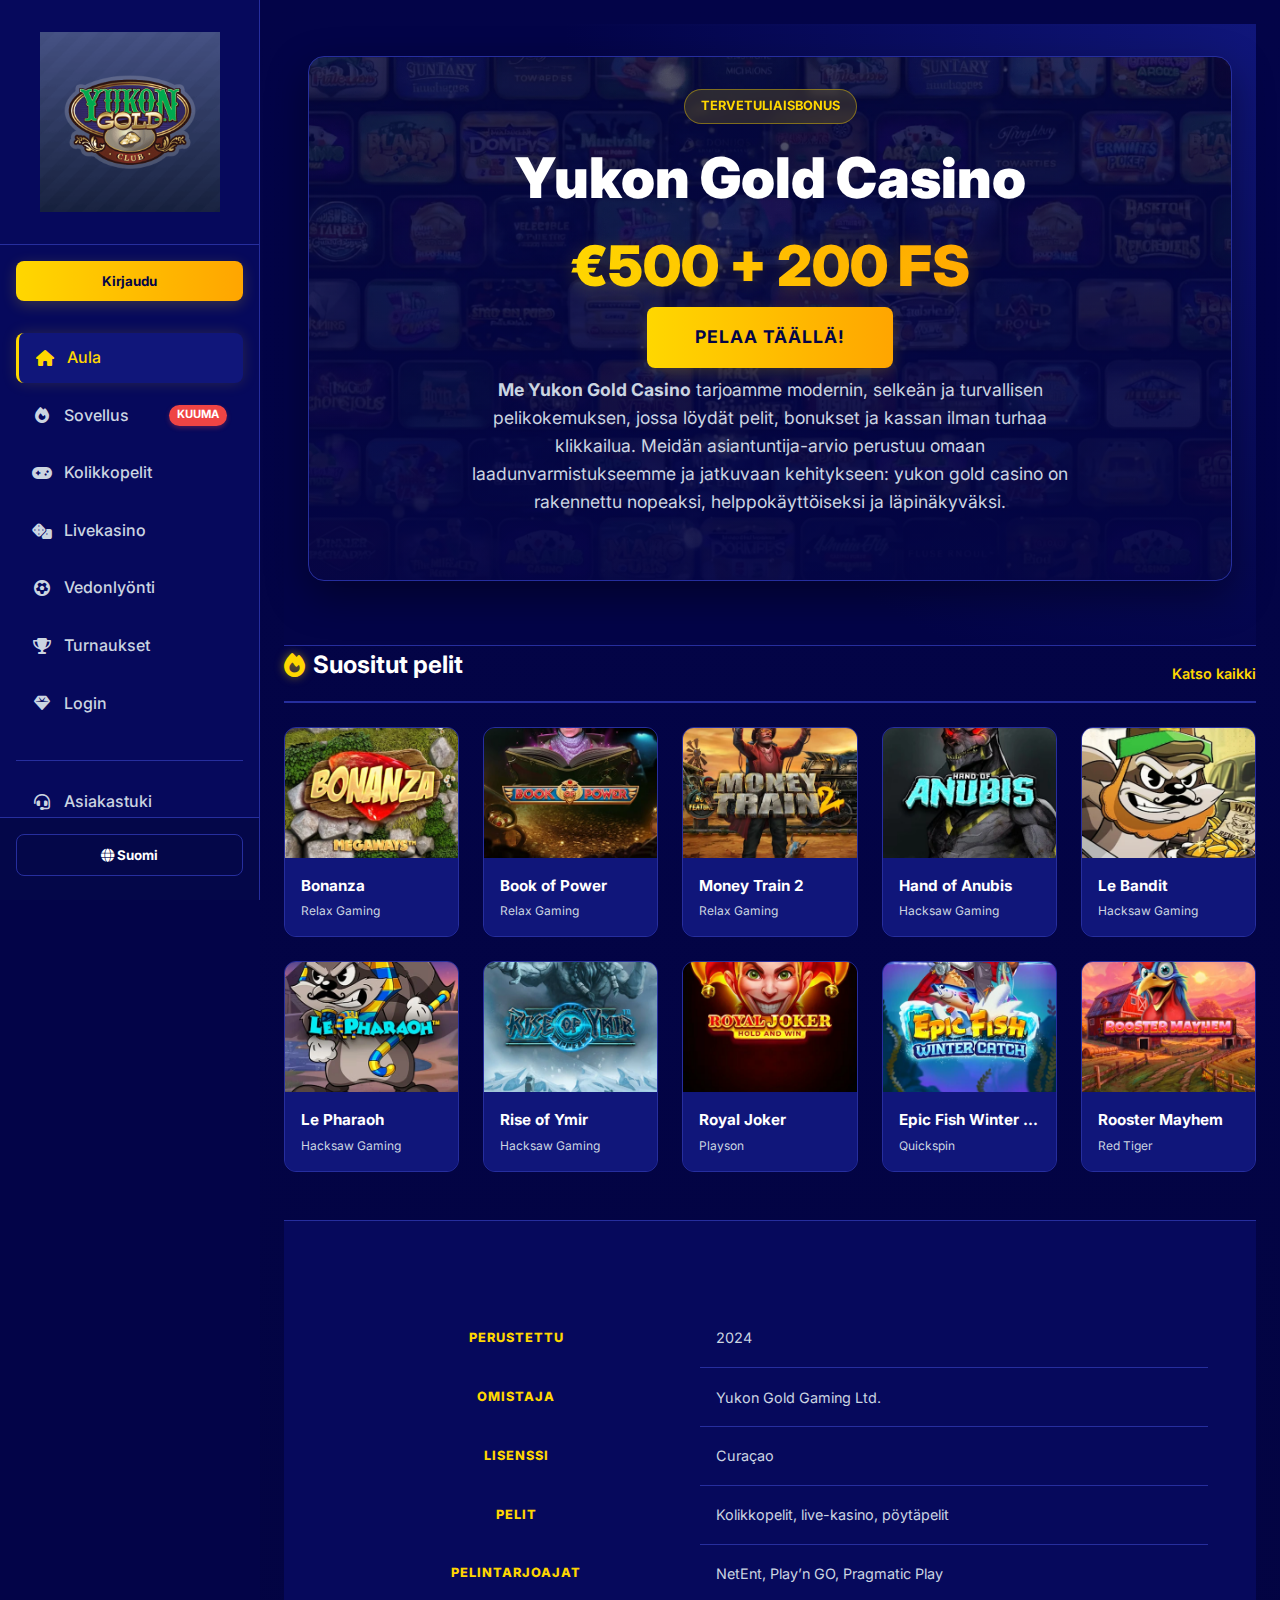
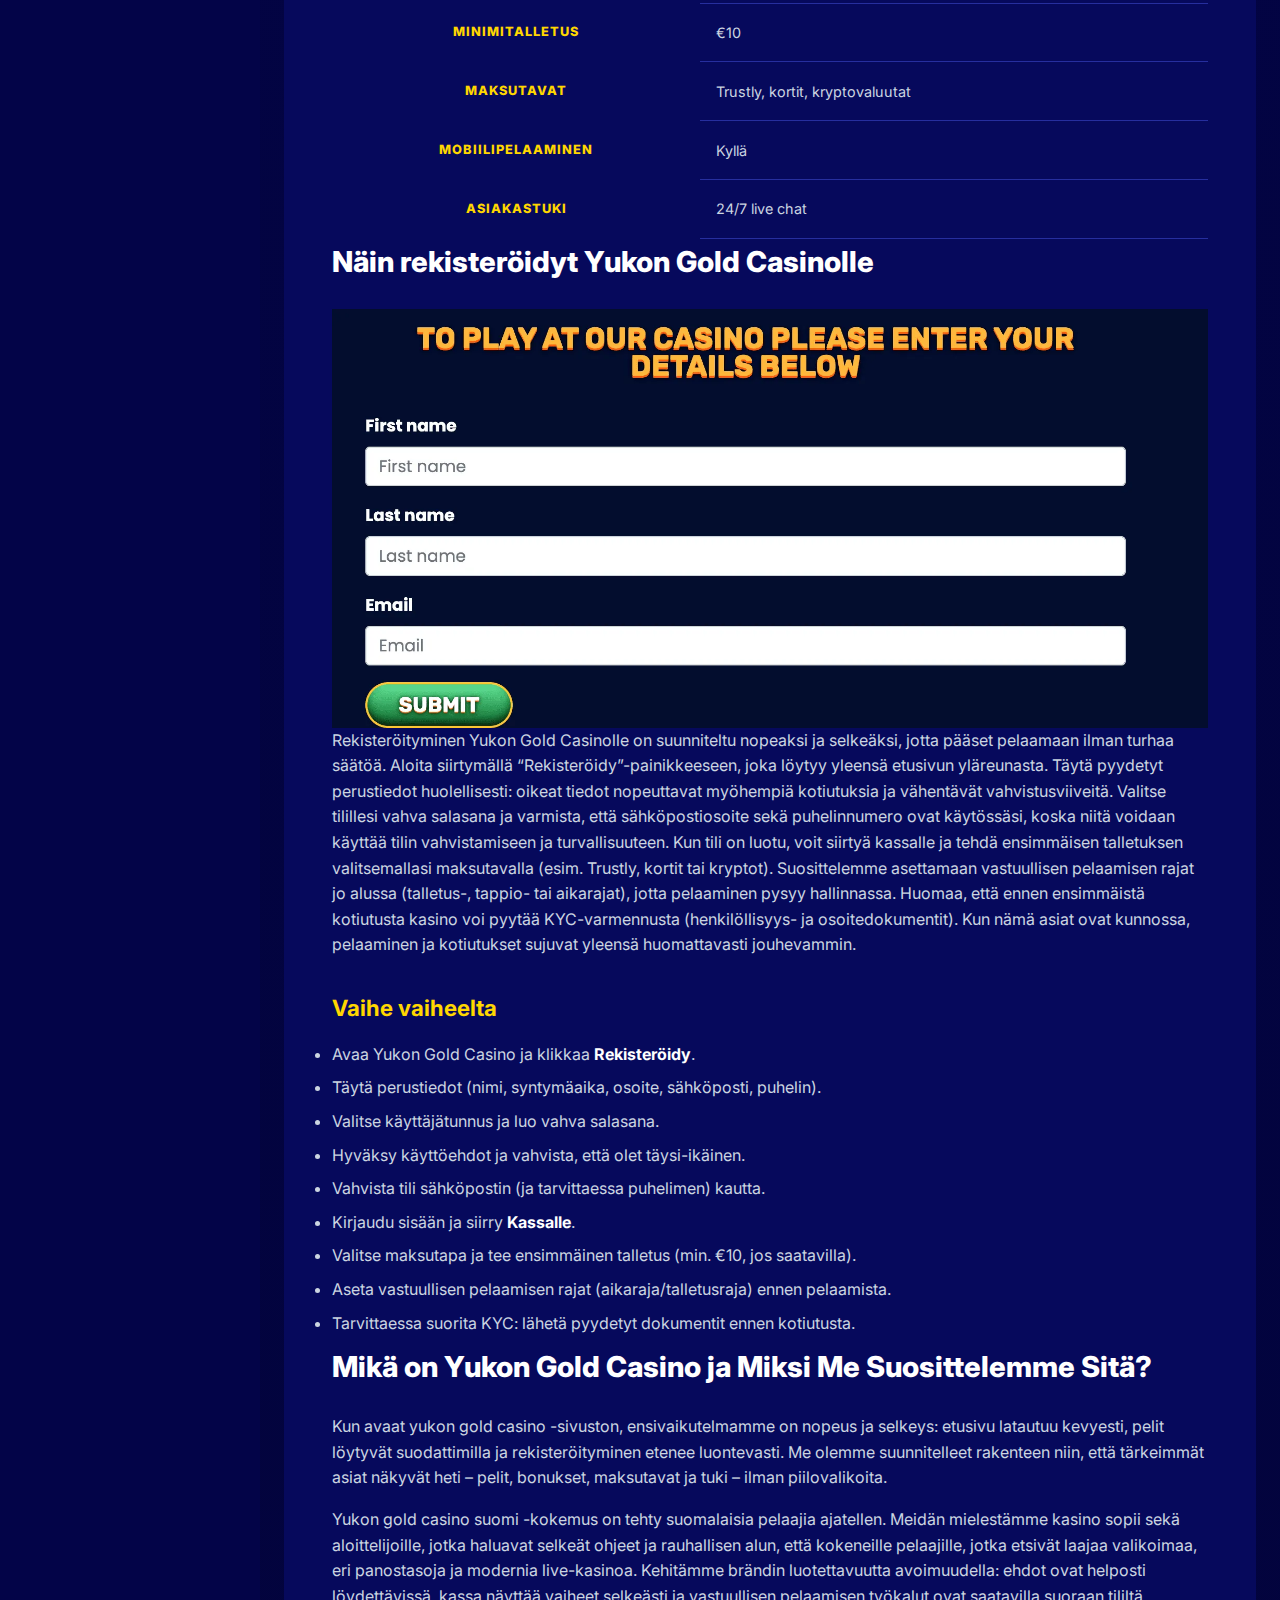
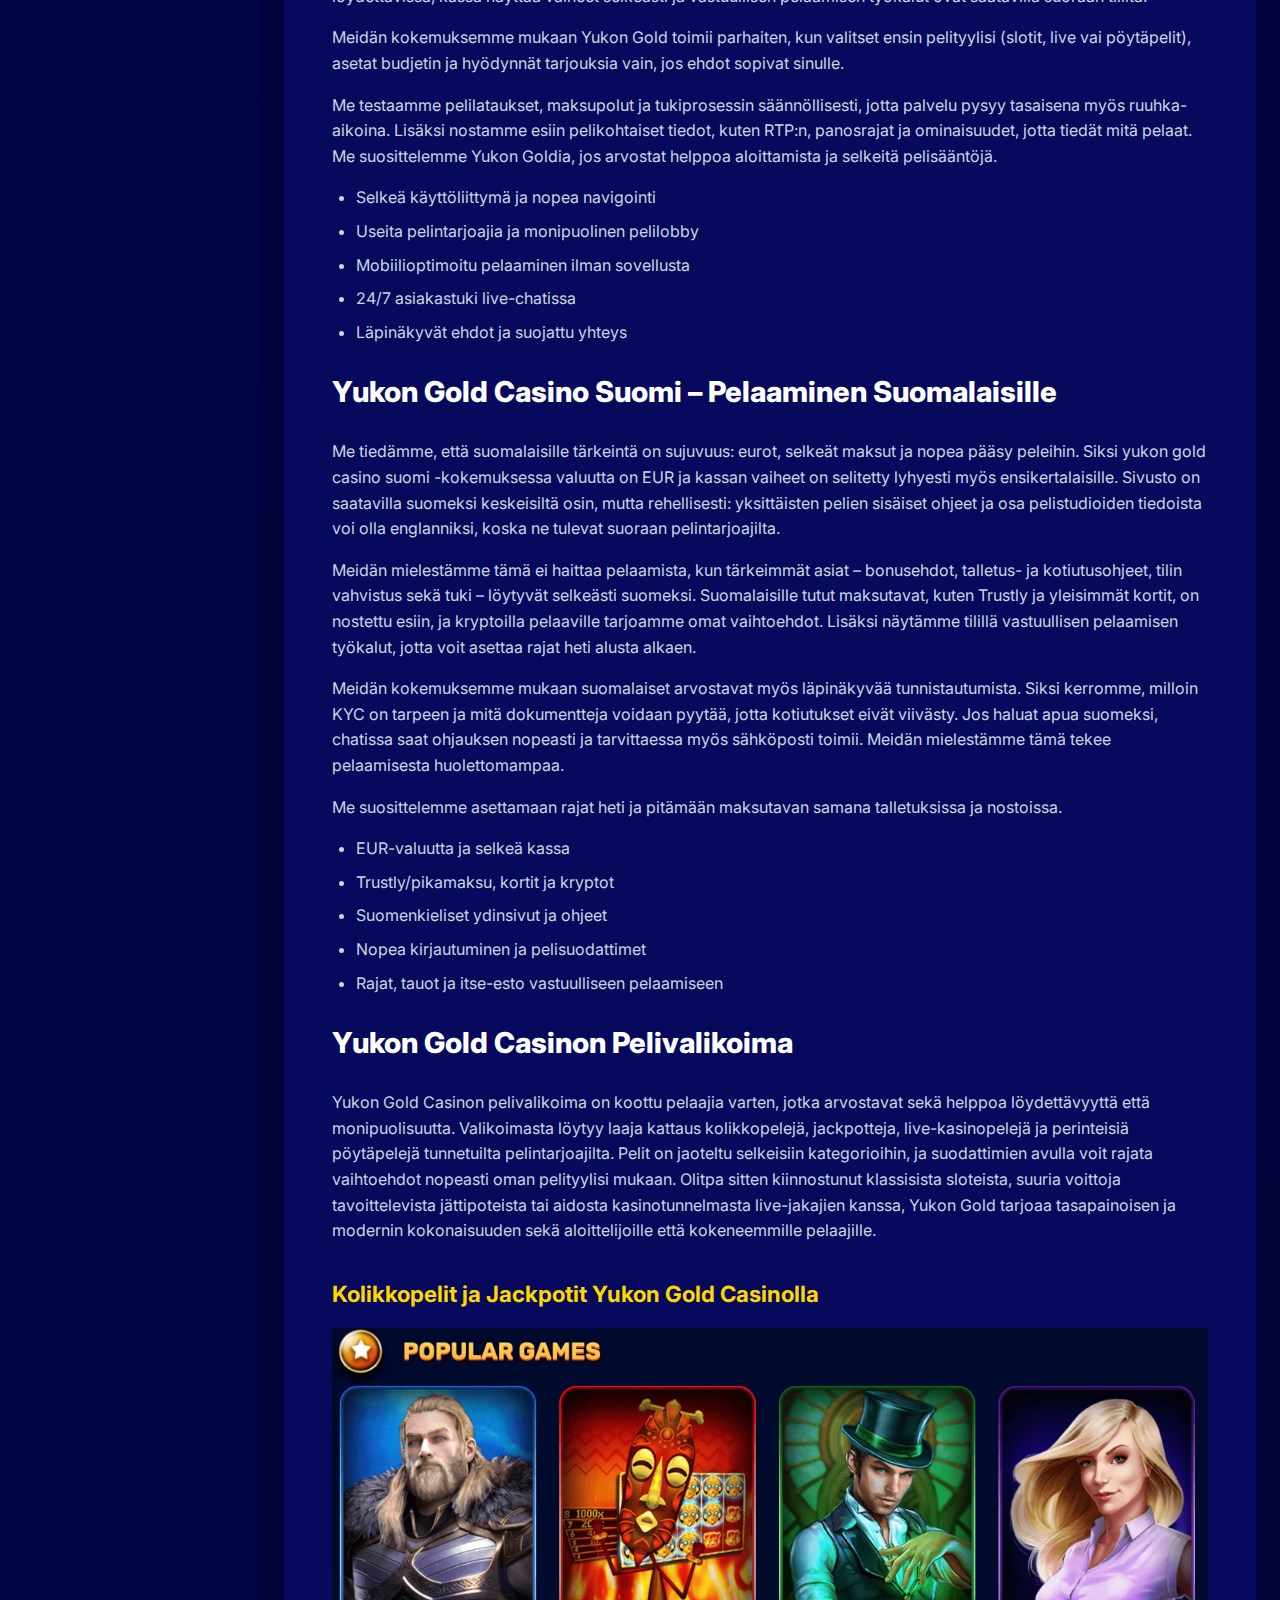
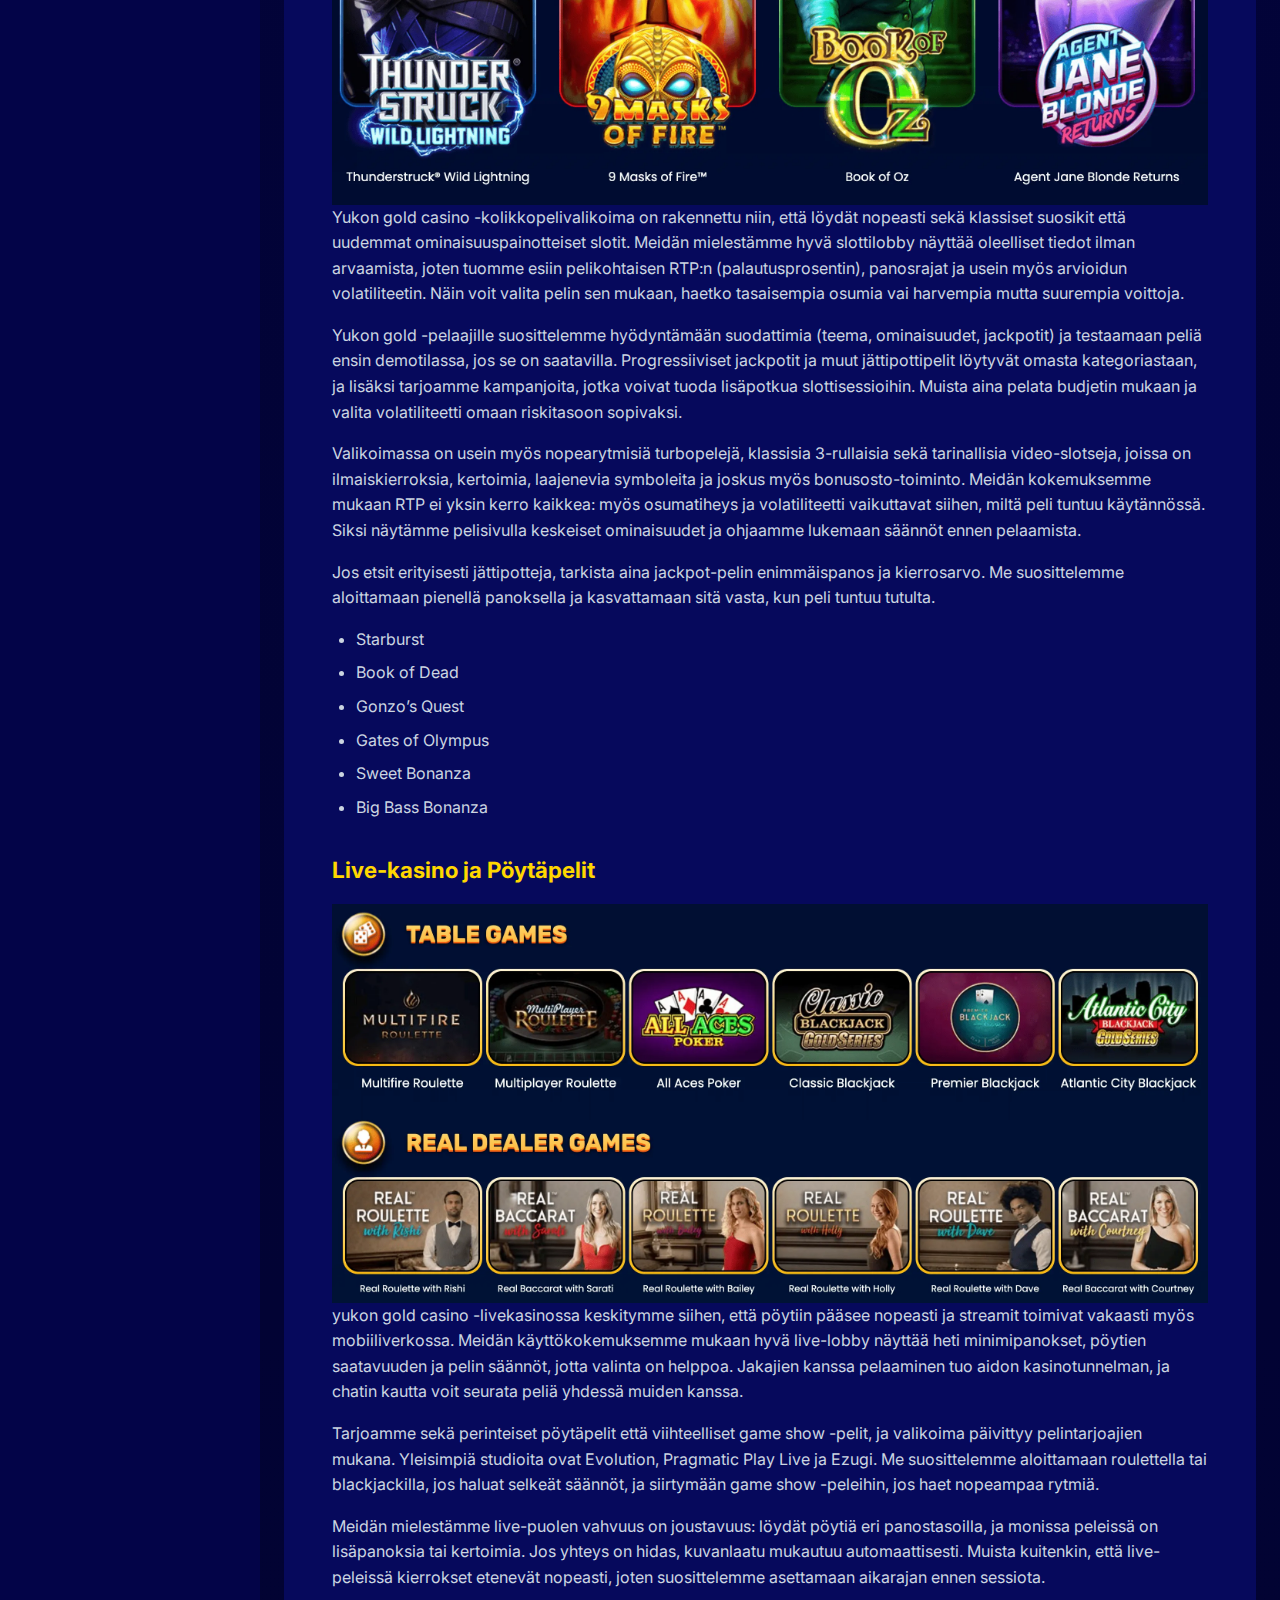
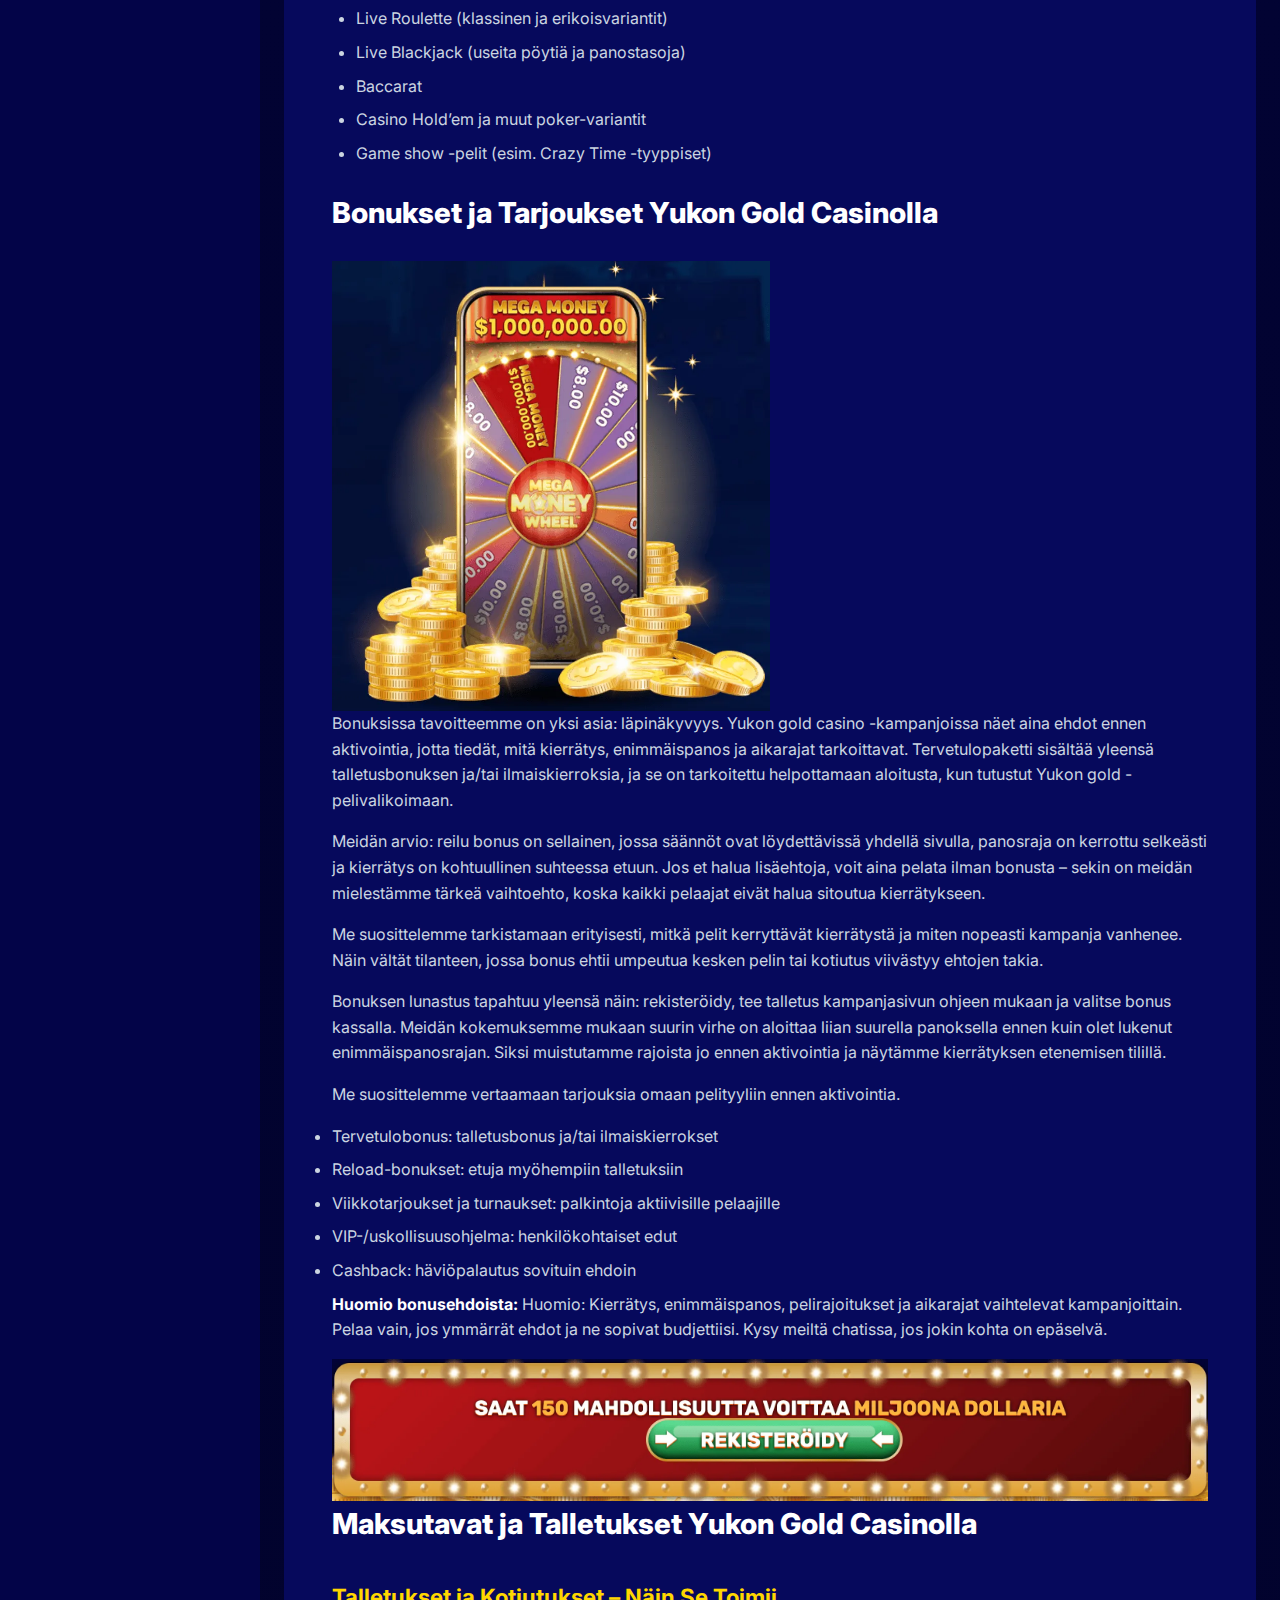
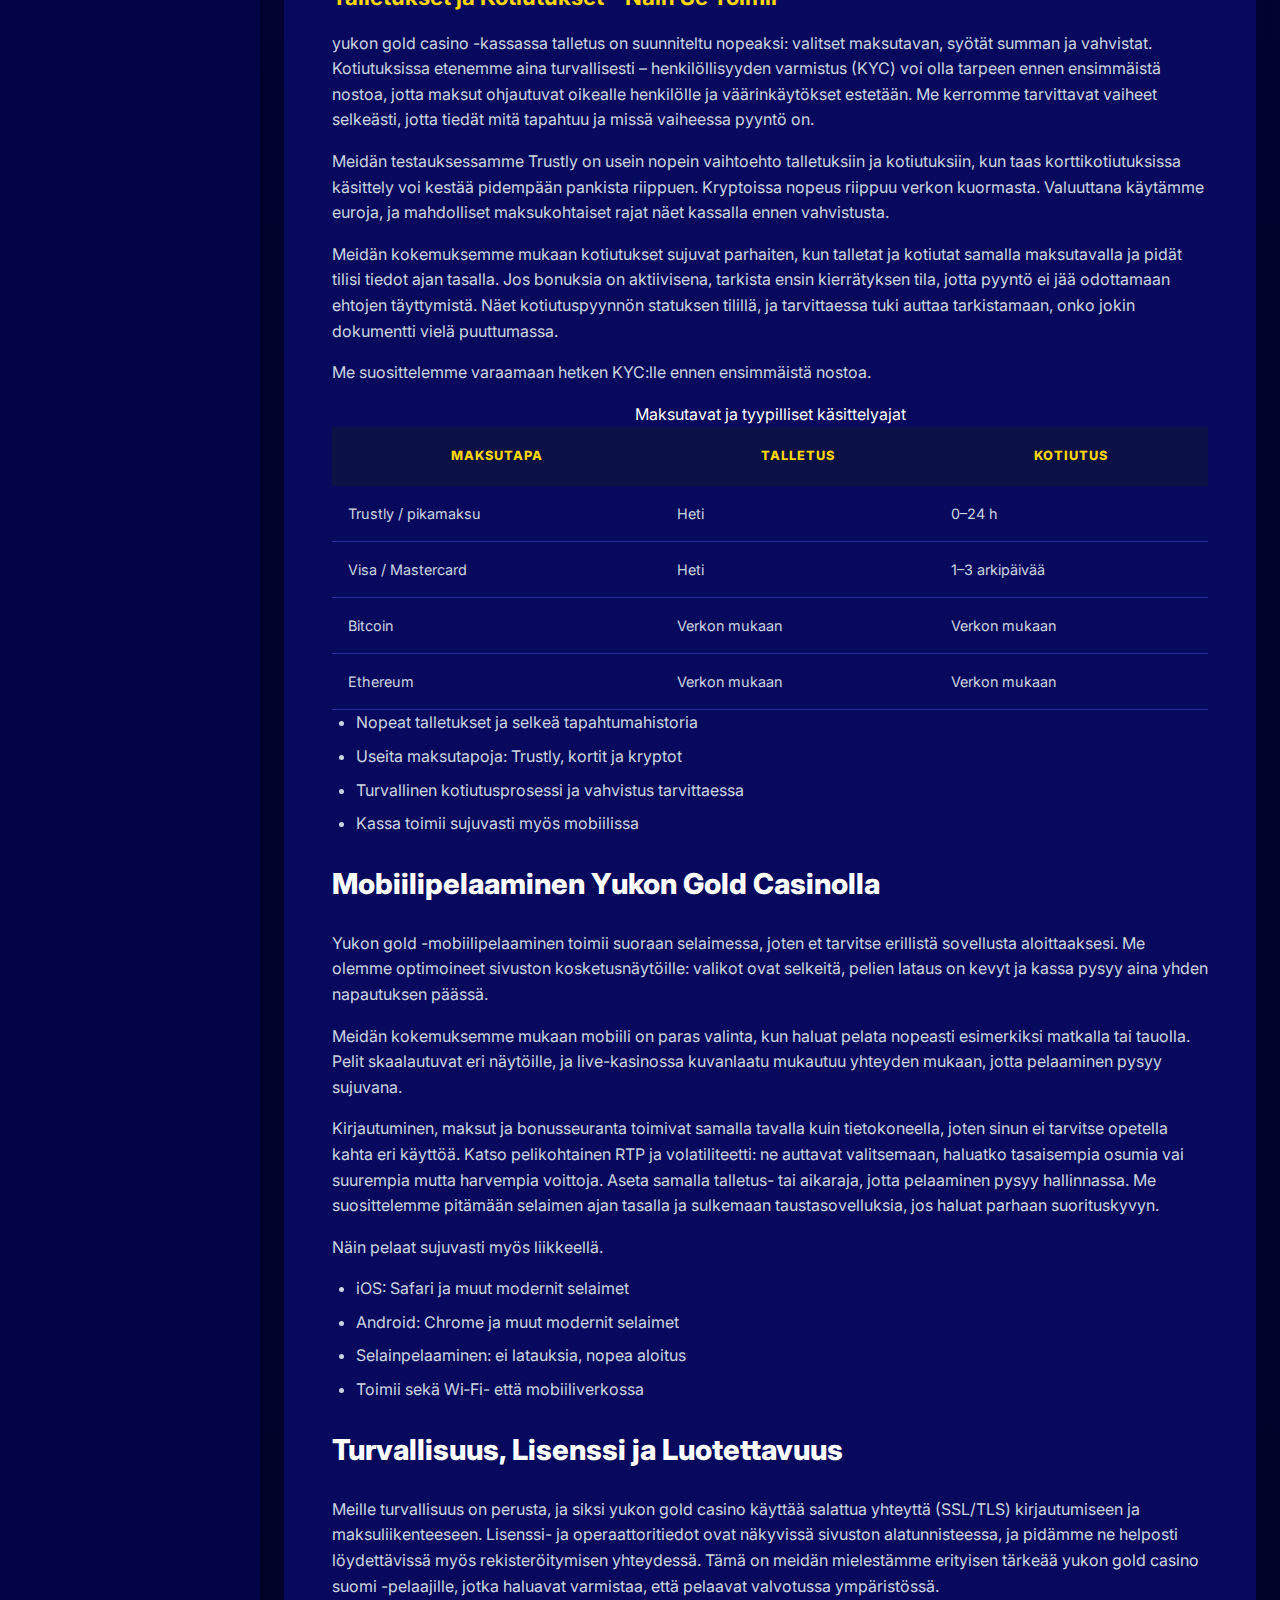
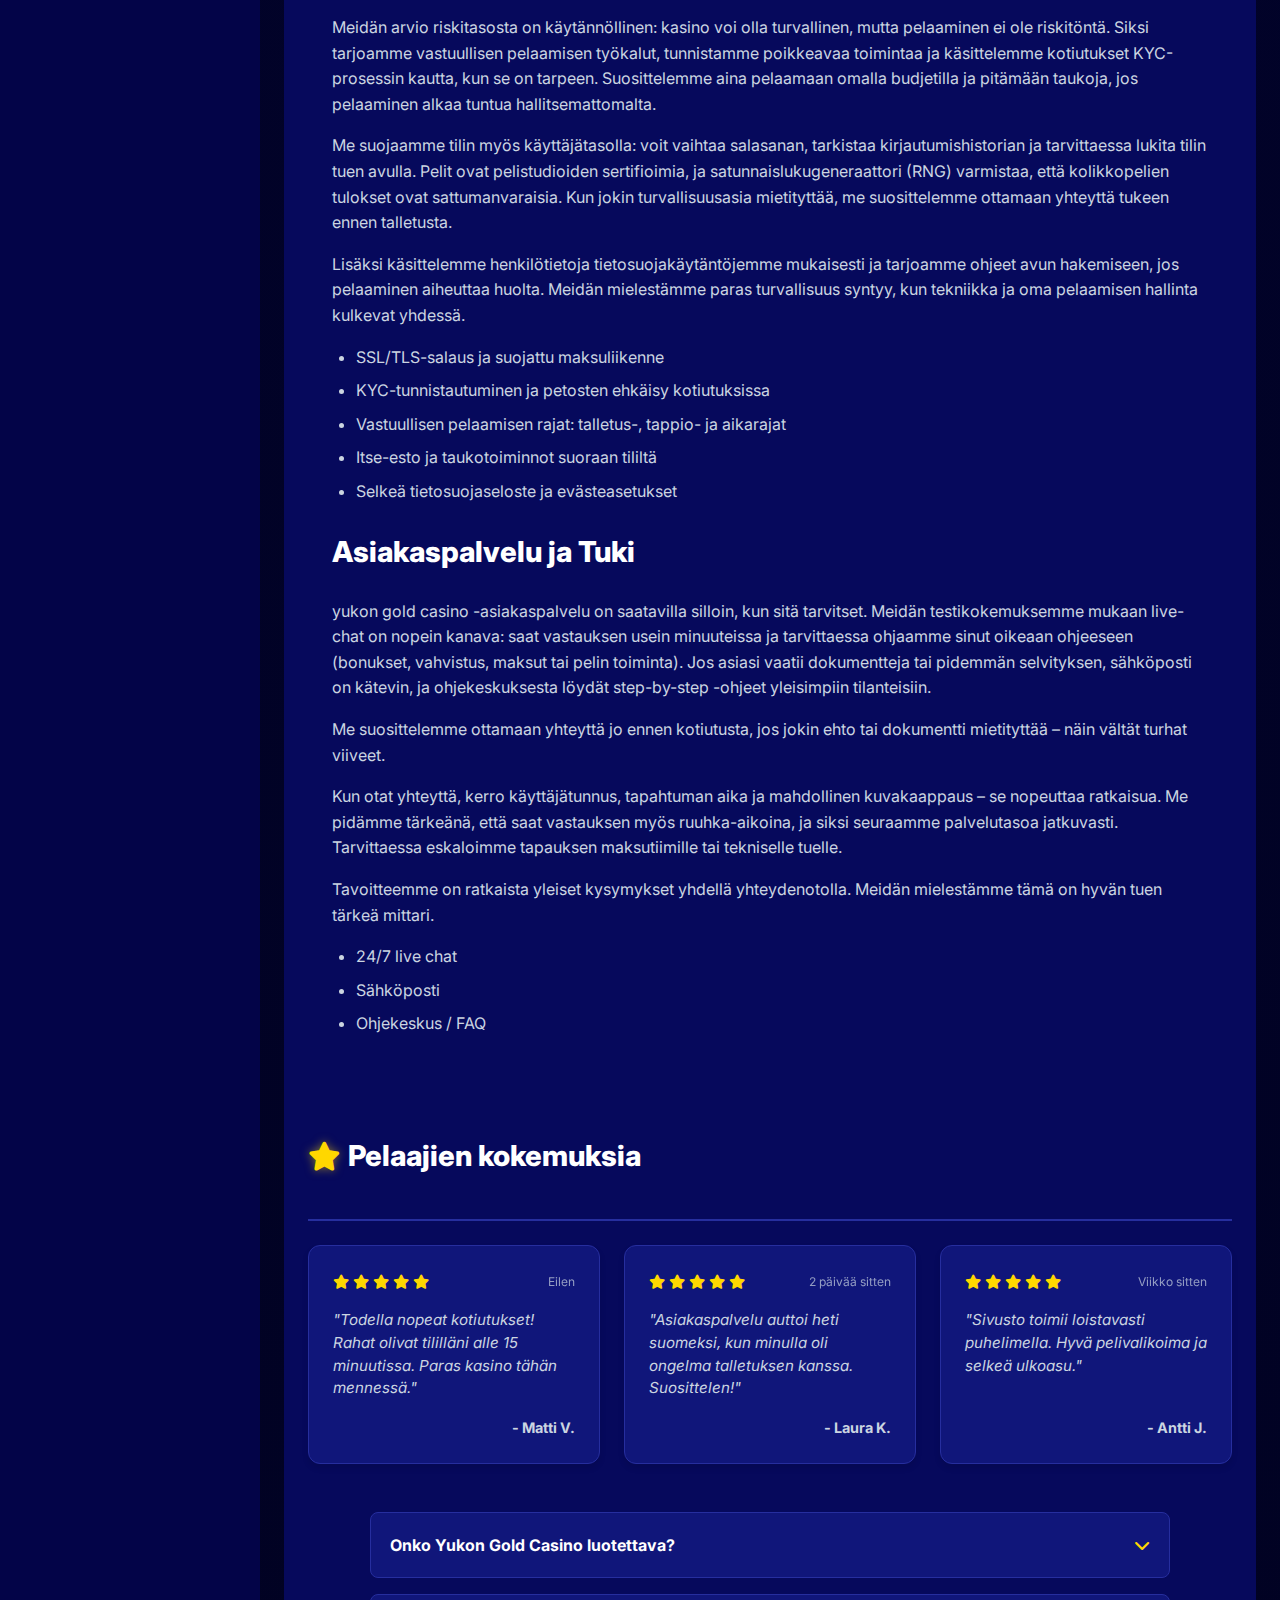
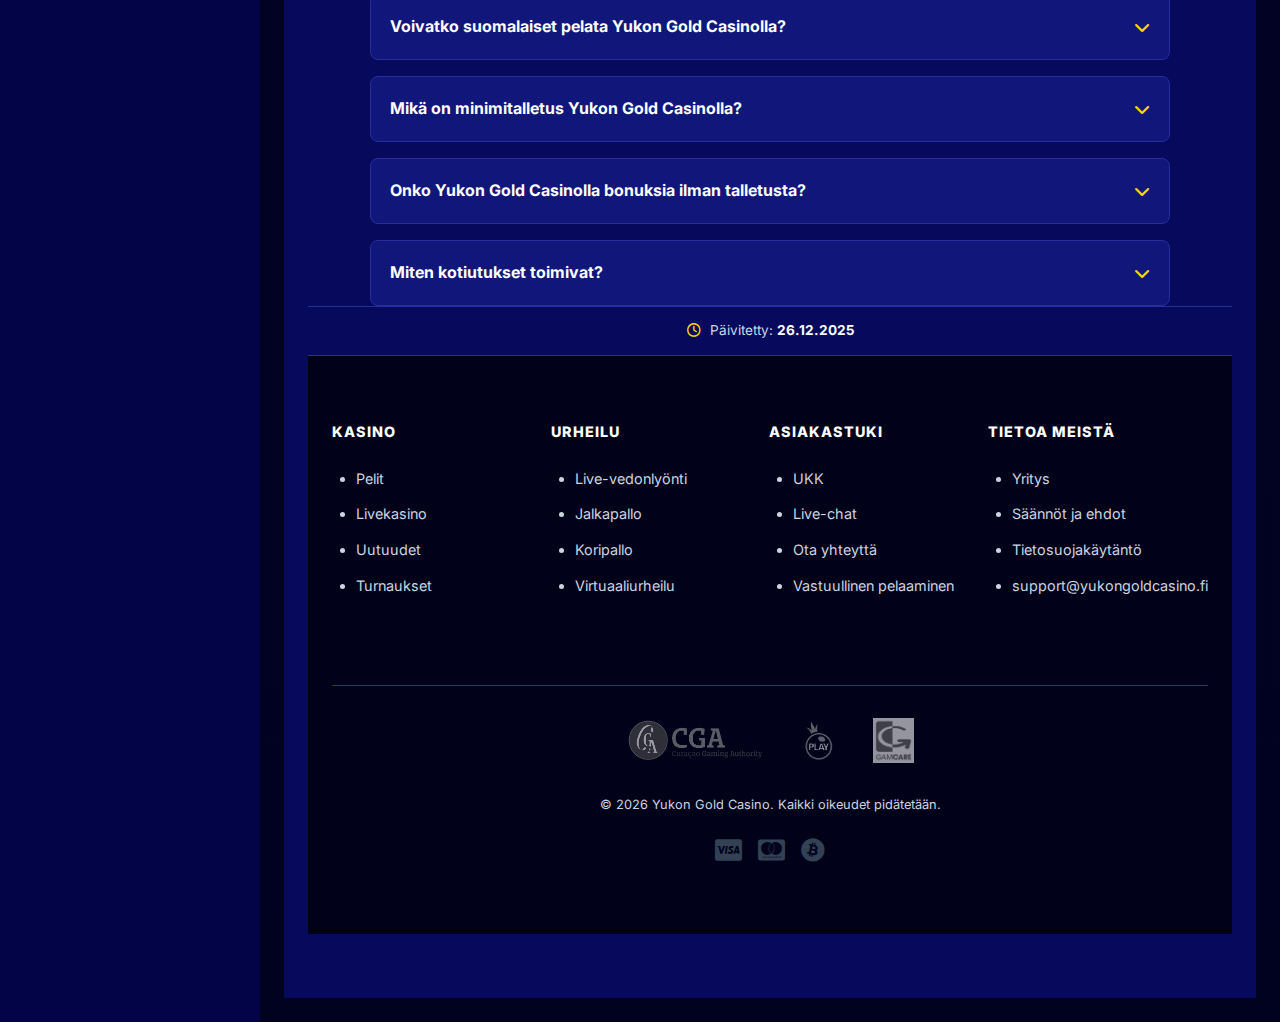
<file: index.html>
<!DOCTYPE html>
<html lang="fi">
<head>
    <meta charset="UTF-8">
    <meta name="viewport" content="width=device-width, initial-scale=1.0">
    <title>Yukon Gold Casino 🥇 500 € + 200 FS </title>
    <meta name="description" content="Yukon Gold Casino -arvostelu suomalaisille: lunasta 500 € + 200 ilmaiskierrosta -bonus ja tutustu kolikkopeleihin, live-kasinoon, maksutapoihin sekä kotiutuksiin. Katso pelivalikoima, ehdot ja vinkit turvalliseen pelaamiseen." />
    <link rel="stylesheet" href="https://cdnjs.cloudflare.com/ajax/libs/font-awesome/6.4.0/css/all.min.css">
    <link href="https://fonts.googleapis.com/css2?family=Inter:wght@400;500;700;900&display=swap" rel="stylesheet">
   <link rel="stylesheet" href="../style.css?=1.6">
   <link rel="alternate" href="https://yukongold.fi/" hreflang="fi" />
    <link rel="alternate" href="https://yukongold.fi/fi-fi/" hreflang="fi-FI" />
     <link rel="canonical" href="/fi-fi/">
</head>
<body>
    <input type="checkbox" id="drawer-check">

    <div class="main-layout">
<header class="mobile-top">
    <div class="logo-brand">
        <a href="/">
        <img src="/yukon gold casino logo (1).png" alt="Yukon Gold Casino" class="logo-img mobile-logo">
        </a>
    </div>

    <div class="top-controls">
        <a href="/go/">
        <button class="ui-btn-filled header-action">Kirjaudu</button>
        </a>
        <label for="drawer-check" class="burger-icon">
            <i class="fa-solid fa-bars"></i>
        </label>
    </div>
</header>

<aside class="side-nav">
    <div class="nav-top">
        <div class="logo-brand">
            <a href="/">
            <img src="/yukon gold casino logo (1).png" alt="Yukon Gold Casino" class="logo-img desktop-logo">
            </a>
        </div>
    </div>

    <div class="nav-bottom" style="background: transparent; border:none; padding-bottom: 0;">
        <a href="/go/">
        <button class="ui-btn ui-btn-filled">Kirjaudu</button>
        </a>
    </div>

    <nav class="menu-links">
        <a href="/" class="link-item current">
            <i class="fa-solid fa-house"></i>
            <span>Aula</span>
        </a>
        <a href="/app/" class="link-item">
            <i class="fa-solid fa-fire"></i>
            <span>Sovellus</span>
            <span class="badge-hot">KUUMA</span>
        </a>
        <a href="/" class="link-item">
            <i class="fa-solid fa-gamepad"></i>
            <span>Kolikkopelit</span>
        </a>
        <a href="/" class="link-item">
            <i class="fa-solid fa-dice"></i>
            <span>Livekasino</span>
        </a>
        <a href="/" class="link-item">
            <i class="fa-solid fa-futbol"></i>
            <span>Vedonlyönti</span>
        </a>
        <a href="/" class="link-item">
            <i class="fa-solid fa-trophy"></i>
            <span>Turnaukset</span>
        </a>
        <a href="/login/" class="link-item">
            <i class="fa-solid fa-gem"></i>
            <span>Login</span>
        </a>
        
        <div style="margin-top: 2rem; border-top: 1px solid var(--line-color); padding-top: 1rem;">
             <a href="/" class="link-item">
                <i class="fa-solid fa-headset"></i>
                <span>Asiakastuki</span>
            </a>
        </div>
    </nav>

    <div class="nav-bottom">
        <button class="ui-btn ui-btn-ghost"><i class="fa-solid fa-globe"></i> Suomi</button>
    </div>
</aside>

        <!-- MAIN CONTENT -->
        <main class="content-area">
            
            <div class="inner-wrap">
                <!-- Hero Section -->
                <section class="intro-zone">
                    <div class="big-banner">
                        <span class="pill-tag">Tervetuliaisbonus</span>
                        <h1 class="big-title">
                            Yukon Gold Casino    </h1>
                     <p class="gold-text" style="font-size: 3.5em; font-weight: 900; line-height: 1.1; margin: 10px 0;">€500 + 200 FS</p>
                                            <a href="/go/" class="ui-btn ui-btn-filled cta-large pulse-animation" style="text-decoration: none; display: inline-flex; align-items: center; justify-content: center;">
    Pelaa täällä!
</a>
                        <p class="sub-text"><strong>Me Yukon Gold Casino</strong> tarjoamme modernin, selkeän ja turvallisen pelikokemuksen, jossa löydät pelit, bonukset ja kassan ilman turhaa klikkailua. Meidän asiantuntija-arvio perustuu omaan laadunvarmistukseemme ja jatkuvaan kehitykseen: yukon gold casino on rakennettu nopeaksi, helppokäyttöiseksi ja läpinäkyväksi.</p>

                    </div>
                    

                </section>

                <!-- Popular Games -->
                <div class="zone-head">
    <h2 class="zone-title"><i class="fa-solid fa-fire"></i> Suositut pelit</h2>
    <a href="#" class="see-all">Katso kaikki</a>
</div>


<div class="items-grid">
    <a href="/go/" class="grid-card" style="text-decoration: none; color: inherit; display: block;">
        <div class="card-visual">
            <img src="bonanza-relax.webp" alt="Bonanza" style="width:100%; height:100%; object-fit:cover;">
            <div class="visual-mask">
                <div class="play-pill">PELAA</div>
            </div>
        </div>
        <div class="card-meta">
            <div class="meta-title">Bonanza</div>
            <div class="meta-desc">Relax Gaming</div>
        </div>
    </a>

    <a href="/go/" class="grid-card" style="text-decoration: none; color: inherit; display: block;">
        <div class="card-visual">
            <img src="book-of-power.webp" alt="Book of Power" style="width:100%; height:100%; object-fit:cover;">
            <div class="visual-mask">
                <div class="play-pill">PELAA</div>
            </div>
        </div>
        <div class="card-meta">
            <div class="meta-title">Book of Power</div>
            <div class="meta-desc">Relax Gaming</div>
        </div>
    </a>

    <a href="/go/" class="grid-card" style="text-decoration: none; color: inherit; display: block;">
        <div class="card-visual">
            <img src="money-train-2.webp" alt="Money Train 2" style="width:100%; height:100%; object-fit:cover;">
            <div class="visual-mask">
                <div class="play-pill">PELAA</div>
            </div>
        </div>
        <div class="card-meta">
            <div class="meta-title">Money Train 2</div>
            <div class="meta-desc">Relax Gaming</div>
        </div>
    </a>

    <a href="/go/" class="grid-card" style="text-decoration: none; color: inherit; display: block;">
        <div class="card-visual">
            <img src="hand-of-anubis.webp" alt="Hand of Anubis" style="width:100%; height:100%; object-fit:cover;">
            <div class="visual-mask">
                <div class="play-pill">PELAA</div>
            </div>
        </div>
        <div class="card-meta">
            <div class="meta-title">Hand of Anubis</div>
            <div class="meta-desc">Hacksaw Gaming</div>
        </div>
    </a>

    <a href="/go/" class="grid-card" style="text-decoration: none; color: inherit; display: block;">
        <div class="card-visual">
            <img src="le-bandit (1).webp" alt="Le Bandit" style="width:100%; height:100%; object-fit:cover;">
            <div class="visual-mask">
                <div class="play-pill">PELAA</div>
            </div>
        </div>
        <div class="card-meta">
            <div class="meta-title">Le Bandit</div>
            <div class="meta-desc">Hacksaw Gaming</div>
        </div>
    </a>

    <a href="/go/" class="grid-card" style="text-decoration: none; color: inherit; display: block;">
        <div class="card-visual">
            <img src="le-pharaoh.webp" alt="Le Pharaoh" style="width:100%; height:100%; object-fit:cover;">
            <div class="visual-mask">
                <div class="play-pill">PELAA</div>
            </div>
        </div>
        <div class="card-meta">
            <div class="meta-title">Le Pharaoh</div>
            <div class="meta-desc">Hacksaw Gaming</div>
        </div>
    </a>

    <a href="/go/" class="grid-card" style="text-decoration: none; color: inherit; display: block;">
        <div class="card-visual">
            <img src="rise-of-ymir.webp" alt="Rise of Ymir" style="width:100%; height:100%; object-fit:cover;">
            <div class="visual-mask">
                <div class="play-pill">PELAA</div>
            </div>
        </div>
        <div class="card-meta">
            <div class="meta-title">Rise of Ymir</div>
            <div class="meta-desc">Hacksaw Gaming</div>
        </div>
    </a>

    <a href="/go/" class="grid-card" style="text-decoration: none; color: inherit; display: block;">
        <div class="card-visual">
            <img src="royal-joker-hold-and-win.webp" alt="Royal Joker: Hold and Win" style="width:100%; height:100%; object-fit:cover;">
            <div class="visual-mask">
                <div class="play-pill">PELAA</div>
            </div>
        </div>
        <div class="card-meta">
            <div class="meta-title">Royal Joker</div>
            <div class="meta-desc">Playson</div>
        </div>
    </a>

    <a href="/go/" class="grid-card" style="text-decoration: none; color: inherit; display: block;">
        <div class="card-visual">
            <img src="epic-fish-winter-catch.webp" alt="Epic Fish Winter Catch" style="width:100%; height:100%; object-fit:cover;">
            <div class="visual-mask">
                <div class="play-pill">PELAA</div>
            </div>
        </div>
        <div class="card-meta">
            <div class="meta-title">Epic Fish Winter Catch</div>
            <div class="meta-desc">Quickspin</div>
        </div>
    </a>

    <a href="/go/" class="grid-card" style="text-decoration: none; color: inherit; display: block;">
        <div class="card-visual">
            <img src="rooster-mayhem.webp" alt="Rooster Mayhem" style="width:100%; height:100%; object-fit:cover;">
            <div class="visual-mask">
                <div class="play-pill">PELAA</div>
            </div>
        </div>
        <div class="card-meta">
            <div class="meta-title">Rooster Mayhem</div>
            <div class="meta-desc">Red Tiger</div>
        </div>
    </a>
</div>

            <!-- Content Section -->
            <div class="text-block">
                <div class="inner-wrap">
<table>
  <tbody>
    <tr>
      <th>Perustettu</th>
      <td>2024</td>
    </tr>
    <tr>
      <th>Omistaja</th>
      <td>Yukon Gold Gaming Ltd.</td>
    </tr>
    <tr>
      <th>Lisenssi</th>
      <td>Curaçao</td>
    </tr>
    <tr>
      <th>Pelit</th>
      <td>Kolikkopelit, live-kasino, pöytäpelit</td>
    </tr>
    <tr>
      <th>Pelintarjoajat</th>
      <td>NetEnt, Play’n GO, Pragmatic Play</td>
    </tr>
    <tr>
      <th>Minimitalletus</th>
      <td>€10</td>
    </tr>
    <tr>
      <th>Maksutavat</th>
      <td>Trustly, kortit, kryptovaluutat</td>
    </tr>
    <tr>
      <th>Mobiilipelaaminen</th>
      <td>Kyllä</td>
    </tr>
    <tr>
      <th>Asiakastuki</th>
      <td>24/7 live chat</td>
    </tr>
  </tbody>
</table>

 
<h2>Näin rekisteröidyt Yukon Gold Casinolle</h2>
<img src="Yukon Gold Casino Registration.webp" alt="Yukon Gold Casino Registration">
  <p>
    Rekisteröityminen Yukon Gold Casinolle on suunniteltu nopeaksi ja selkeäksi, jotta pääset pelaamaan ilman turhaa säätöä.
    Aloita siirtymällä “Rekisteröidy”-painikkeeseen, joka löytyy yleensä etusivun yläreunasta. Täytä pyydetyt perustiedot
    huolellisesti: oikeat tiedot nopeuttavat myöhempiä kotiutuksia ja vähentävät vahvistusviiveitä. Valitse tilillesi vahva
    salasana ja varmista, että sähköpostiosoite sekä puhelinnumero ovat käytössäsi, koska niitä voidaan käyttää tilin
    vahvistamiseen ja turvallisuuteen. Kun tili on luotu, voit siirtyä kassalle ja tehdä ensimmäisen talletuksen valitsemallasi
    maksutavalla (esim. Trustly, kortit tai kryptot). Suosittelemme asettamaan vastuullisen pelaamisen rajat jo alussa
    (talletus-, tappio- tai aikarajat), jotta pelaaminen pysyy hallinnassa. Huomaa, että ennen ensimmäistä kotiutusta kasino voi
    pyytää KYC-varmennusta (henkilöllisyys- ja osoitedokumentit). Kun nämä asiat ovat kunnossa, pelaaminen ja kotiutukset sujuvat
    yleensä huomattavasti jouhevammin.
  </p>

  <h3>Vaihe vaiheelta</h3>
  <ol>
    <li>Avaa Yukon Gold Casino ja klikkaa <strong>Rekisteröidy</strong>.</li>
    <li>Täytä perustiedot (nimi, syntymäaika, osoite, sähköposti, puhelin).</li>
    <li>Valitse käyttäjätunnus ja luo vahva salasana.</li>
    <li>Hyväksy käyttöehdot ja vahvista, että olet täysi-ikäinen.</li>
    <li>Vahvista tili sähköpostin (ja tarvittaessa puhelimen) kautta.</li>
    <li>Kirjaudu sisään ja siirry <strong>Kassalle</strong>.</li>
    <li>Valitse maksutapa ja tee ensimmäinen talletus (min. €10, jos saatavilla).</li>
    <li>Aseta vastuullisen pelaamisen rajat (aikaraja/talletusraja) ennen pelaamista.</li>
    <li>Tarvittaessa suorita KYC: lähetä pyydetyt dokumentit ennen kotiutusta.</li>
  </ol>
</section>
  <h2>Mikä on Yukon Gold Casino ja Miksi Me Suosittelemme Sitä?</h2>
  <p>Kun avaat yukon gold casino -sivuston, ensivaikutelmamme on nopeus ja selkeys: etusivu latautuu kevyesti, pelit löytyvät suodattimilla ja rekisteröityminen etenee luontevasti. Me olemme suunnitelleet rakenteen niin, että tärkeimmät asiat näkyvät heti – pelit, bonukset, maksutavat ja tuki – ilman piilovalikoita.</p>
  <p>Yukon gold casino suomi -kokemus on tehty suomalaisia pelaajia ajatellen. Meidän mielestämme kasino sopii sekä aloittelijoille, jotka haluavat selkeät ohjeet ja rauhallisen alun, että kokeneille pelaajille, jotka etsivät laajaa valikoimaa, eri panostasoja ja modernia live-kasinoa. Kehitämme brändin luotettavuutta avoimuudella: ehdot ovat helposti löydettävissä, kassa näyttää vaiheet selkeästi ja vastuullisen pelaamisen työkalut ovat saatavilla suoraan tililtä.</p>
  <p>Meidän kokemuksemme mukaan Yukon Gold toimii parhaiten, kun valitset ensin pelityylisi (slotit, live vai pöytäpelit), asetat budjetin ja hyödynnät tarjouksia vain, jos ehdot sopivat sinulle.</p>
  <p>Me testaamme pelilataukset, maksupolut ja tukiprosessin säännöllisesti, jotta palvelu pysyy tasaisena myös ruuhka-aikoina. Lisäksi nostamme esiin pelikohtaiset tiedot, kuten RTP:n, panosrajat ja ominaisuudet, jotta tiedät mitä pelaat. Me suosittelemme Yukon Goldia, jos arvostat helppoa aloittamista ja selkeitä pelisääntöjä.</p>
  <ul>
    <li>Selkeä käyttöliittymä ja nopea navigointi</li>
    <li>Useita pelintarjoajia ja monipuolinen pelilobby</li>
    <li>Mobiilioptimoitu pelaaminen ilman sovellusta</li>
    <li>24/7 asiakastuki live-chatissa</li>
    <li>Läpinäkyvät ehdot ja suojattu yhteys</li>
  </ul>

  <h2>Yukon Gold Casino Suomi – Pelaaminen Suomalaisille</h2>
  <p>Me tiedämme, että suomalaisille tärkeintä on sujuvuus: eurot, selkeät maksut ja nopea pääsy peleihin. Siksi yukon gold casino suomi -kokemuksessa valuutta on EUR ja kassan vaiheet on selitetty lyhyesti myös ensikertalaisille. Sivusto on saatavilla suomeksi keskeisiltä osin, mutta rehellisesti: yksittäisten pelien sisäiset ohjeet ja osa pelistudioiden tiedoista voi olla englanniksi, koska ne tulevat suoraan pelintarjoajilta.</p>
  <p>Meidän mielestämme tämä ei haittaa pelaamista, kun tärkeimmät asiat – bonusehdot, talletus- ja kotiutusohjeet, tilin vahvistus sekä tuki – löytyvät selkeästi suomeksi. Suomalaisille tutut maksutavat, kuten Trustly ja yleisimmät kortit, on nostettu esiin, ja kryptoilla pelaaville tarjoamme omat vaihtoehdot. Lisäksi näytämme tilillä vastuullisen pelaamisen työkalut, jotta voit asettaa rajat heti alusta alkaen.</p>
  <p>Meidän kokemuksemme mukaan suomalaiset arvostavat myös läpinäkyvää tunnistautumista. Siksi kerromme, milloin KYC on tarpeen ja mitä dokumentteja voidaan pyytää, jotta kotiutukset eivät viivästy. Jos haluat apua suomeksi, chatissa saat ohjauksen nopeasti ja tarvittaessa myös sähköposti toimii. Meidän mielestämme tämä tekee pelaamisesta huolettomampaa.</p>
  <p>Me suosittelemme asettamaan rajat heti ja pitämään maksutavan samana talletuksissa ja nostoissa.</p>
  <ul>
    <li>EUR-valuutta ja selkeä kassa</li>
    <li>Trustly/pikamaksu, kortit ja kryptot</li>
    <li>Suomenkieliset ydinsivut ja ohjeet</li>
    <li>Nopea kirjautuminen ja pelisuodattimet</li>
    <li>Rajat, tauot ja itse-esto vastuulliseen pelaamiseen</li>
  </ul>

  <h2>Yukon Gold Casinon Pelivalikoima</h2>
<p>
Yukon Gold Casinon pelivalikoima on koottu pelaajia varten, jotka arvostavat sekä helppoa löydettävyyttä että monipuolisuutta. Valikoimasta löytyy laaja kattaus kolikkopelejä, jackpotteja, live-kasinopelejä ja perinteisiä pöytäpelejä tunnetuilta pelintarjoajilta. Pelit on jaoteltu selkeisiin kategorioihin, ja suodattimien avulla voit rajata vaihtoehdot nopeasti oman pelityylisi mukaan. Olitpa sitten kiinnostunut klassisista sloteista, suuria voittoja tavoittelevista jättipoteista tai aidosta kasinotunnelmasta live-jakajien kanssa, Yukon Gold tarjoaa tasapainoisen ja modernin kokonaisuuden sekä aloittelijoille että kokeneemmille pelaajille.
</p>
  <h3>Kolikkopelit ja Jackpotit Yukon Gold Casinolla</h3>
  <img src="Yukon Gold Casino Slots.webp" alt="Yukon Gold Casino Slots">
  <p>Yukon gold casino -kolikkopelivalikoima on rakennettu niin, että löydät nopeasti sekä klassiset suosikit että uudemmat ominaisuuspainotteiset slotit. Meidän mielestämme hyvä slottilobby näyttää oleelliset tiedot ilman arvaamista, joten tuomme esiin pelikohtaisen RTP:n (palautusprosentin), panosrajat ja usein myös arvioidun volatiliteetin. Näin voit valita pelin sen mukaan, haetko tasaisempia osumia vai harvempia mutta suurempia voittoja.</p>
  <p>Yukon gold -pelaajille suosittelemme hyödyntämään suodattimia (teema, ominaisuudet, jackpotit) ja testaamaan peliä ensin demotilassa, jos se on saatavilla. Progressiiviset jackpotit ja muut jättipottipelit löytyvät omasta kategoriastaan, ja lisäksi tarjoamme kampanjoita, jotka voivat tuoda lisäpotkua slottisessioihin. Muista aina pelata budjetin mukaan ja valita volatiliteetti omaan riskitasoon sopivaksi.</p>
  <p>Valikoimassa on usein myös nopearytmisiä turbopelejä, klassisia 3-rullaisia sekä tarinallisia video-slotseja, joissa on ilmaiskierroksia, kertoimia, laajenevia symboleita ja joskus myös bonusosto-toiminto. Meidän kokemuksemme mukaan RTP ei yksin kerro kaikkea: myös osumatiheys ja volatiliteetti vaikuttavat siihen, miltä peli tuntuu käytännössä. Siksi näytämme pelisivulla keskeiset ominaisuudet ja ohjaamme lukemaan säännöt ennen pelaamista.</p>
  <p>Jos etsit erityisesti jättipotteja, tarkista aina jackpot-pelin enimmäispanos ja kierrosarvo. Me suosittelemme aloittamaan pienellä panoksella ja kasvattamaan sitä vasta, kun peli tuntuu tutulta.</p>
  <ul>
    <li>Starburst</li>
    <li>Book of Dead</li>
    <li>Gonzo’s Quest</li>
    <li>Gates of Olympus</li>
    <li>Sweet Bonanza</li>
    <li>Big Bass Bonanza</li>
  </ul>

  <h3>Live-kasino ja Pöytäpelit</h3>
  <img src="Yukon Gold Casino Live and Table Games.webp" alt="Yukon Gold Casino Live and Table Games">
  <p>yukon gold casino -livekasinossa keskitymme siihen, että pöytiin pääsee nopeasti ja streamit toimivat vakaasti myös mobiiliverkossa. Meidän käyttökokemuksemme mukaan hyvä live-lobby näyttää heti minimipanokset, pöytien saatavuuden ja pelin säännöt, jotta valinta on helppoa. Jakajien kanssa pelaaminen tuo aidon kasinotunnelman, ja chatin kautta voit seurata peliä yhdessä muiden kanssa.</p>
  <p>Tarjoamme sekä perinteiset pöytäpelit että viihteelliset game show -pelit, ja valikoima päivittyy pelintarjoajien mukana. Yleisimpiä studioita ovat Evolution, Pragmatic Play Live ja Ezugi. Me suosittelemme aloittamaan roulettella tai blackjackilla, jos haluat selkeät säännöt, ja siirtymään game show -peleihin, jos haet nopeampaa rytmiä.</p>
  <p>Meidän mielestämme live-puolen vahvuus on joustavuus: löydät pöytiä eri panostasoilla, ja monissa peleissä on lisäpanoksia tai kertoimia. Jos yhteys on hidas, kuvanlaatu mukautuu automaattisesti. Muista kuitenkin, että live-peleissä kierrokset etenevät nopeasti, joten suosittelemme asettamaan aikarajan ennen sessiota.</p>
  <ul>
    <li>Live Roulette (klassinen ja erikoisvariantit)</li>
    <li>Live Blackjack (useita pöytiä ja panostasoja)</li>
    <li>Baccarat</li>
    <li>Casino Hold’em ja muut poker-variantit</li>
    <li>Game show -pelit (esim. Crazy Time -tyyppiset)</li>
  </ul>

  <h2>Bonukset ja Tarjoukset Yukon Gold Casinolla</h2>
  <img src="Yukon Gold Casino Bonus.webp" alt="Yukon Gold Casino Bonus" style="width: 50%;">
  <p>Bonuksissa tavoitteemme on yksi asia: läpinäkyvyys. Yukon gold casino -kampanjoissa näet aina ehdot ennen aktivointia, jotta tiedät, mitä kierrätys, enimmäispanos ja aikarajat tarkoittavat. Tervetulopaketti sisältää yleensä talletusbonuksen ja/tai ilmaiskierroksia, ja se on tarkoitettu helpottamaan aloitusta, kun tutustut Yukon gold -pelivalikoimaan.</p>
  <p>Meidän arvio: reilu bonus on sellainen, jossa säännöt ovat löydettävissä yhdellä sivulla, panosraja on kerrottu selkeästi ja kierrätys on kohtuullinen suhteessa etuun. Jos et halua lisäehtoja, voit aina pelata ilman bonusta – sekin on meidän mielestämme tärkeä vaihtoehto, koska kaikki pelaajat eivät halua sitoutua kierrätykseen.</p>
  <p>Me suosittelemme tarkistamaan erityisesti, mitkä pelit kerryttävät kierrätystä ja miten nopeasti kampanja vanhenee. Näin vältät tilanteen, jossa bonus ehtii umpeutua kesken pelin tai kotiutus viivästyy ehtojen takia.</p>
  <p>Bonuksen lunastus tapahtuu yleensä näin: rekisteröidy, tee talletus kampanjasivun ohjeen mukaan ja valitse bonus kassalla. Meidän kokemuksemme mukaan suurin virhe on aloittaa liian suurella panoksella ennen kuin olet lukenut enimmäispanosrajan. Siksi muistutamme rajoista jo ennen aktivointia ja näytämme kierrätyksen etenemisen tilillä.</p>
  <p>Me suosittelemme vertaamaan tarjouksia omaan pelityyliin ennen aktivointia.</p>
  <ol>
    <li>Tervetulobonus: talletusbonus ja/tai ilmaiskierrokset</li>
    <li>Reload-bonukset: etuja myöhempiin talletuksiin</li>
    <li>Viikkotarjoukset ja turnaukset: palkintoja aktiivisille pelaajille</li>
    <li>VIP-/uskollisuusohjelma: henkilökohtaiset edut</li>
    <li>Cashback: häviöpalautus sovituin ehdoin</li>
  </ol>
  <div class="notice" role="note">
    <p><strong>Huomio bonusehdoista:</strong> Huomio: Kierrätys, enimmäispanos, pelirajoitukset ja aikarajat vaihtelevat kampanjoittain. Pelaa vain, jos ymmärrät ehdot ja ne sopivat budjettiisi. Kysy meiltä chatissa, jos jokin kohta on epäselvä.</p>
  </div>
<img src="Yukon Gold Casino Welcome Bonus.webp" alt="Yukon Gold Casino Welcome Bonus">
  <h2>Maksutavat ja Talletukset Yukon Gold Casinolla</h2>
  <h3>Talletukset ja Kotiutukset – Näin Se Toimii</h3>
  <p>yukon gold casino -kassassa talletus on suunniteltu nopeaksi: valitset maksutavan, syötät summan ja vahvistat. Kotiutuksissa etenemme aina turvallisesti – henkilöllisyyden varmistus (KYC) voi olla tarpeen ennen ensimmäistä nostoa, jotta maksut ohjautuvat oikealle henkilölle ja väärinkäytökset estetään. Me kerromme tarvittavat vaiheet selkeästi, jotta tiedät mitä tapahtuu ja missä vaiheessa pyyntö on.</p>
  <p>Meidän testauksessamme Trustly on usein nopein vaihtoehto talletuksiin ja kotiutuksiin, kun taas korttikotiutuksissa käsittely voi kestää pidempään pankista riippuen. Kryptoissa nopeus riippuu verkon kuormasta. Valuuttana käytämme euroja, ja mahdolliset maksukohtaiset rajat näet kassalla ennen vahvistusta.</p>
  <p>Meidän kokemuksemme mukaan kotiutukset sujuvat parhaiten, kun talletat ja kotiutat samalla maksutavalla ja pidät tilisi tiedot ajan tasalla. Jos bonuksia on aktiivisena, tarkista ensin kierrätyksen tila, jotta pyyntö ei jää odottamaan ehtojen täyttymistä. Näet kotiutuspyynnön statuksen tilillä, ja tarvittaessa tuki auttaa tarkistamaan, onko jokin dokumentti vielä puuttumassa.</p>
  <p>Me suosittelemme varaamaan hetken KYC:lle ennen ensimmäistä nostoa.</p>

  <table>
    <caption>Maksutavat ja tyypilliset käsittelyajat</caption>
    <thead>
      <tr>
        <th>Maksutapa</th>
        <th>Talletus</th>
        <th>Kotiutus</th>
      </tr>
    </thead>
    <tbody>
      <tr><td>Trustly / pikamaksu</td><td>Heti</td><td>0–24 h</td></tr>
      <tr><td>Visa / Mastercard</td><td>Heti</td><td>1–3 arkipäivää</td></tr>
      <tr><td>Bitcoin</td><td>Verkon mukaan</td><td>Verkon mukaan</td></tr>
      <tr><td>Ethereum</td><td>Verkon mukaan</td><td>Verkon mukaan</td></tr>
    </tbody>
  </table>

  <ul>
    <li>Nopeat talletukset ja selkeä tapahtumahistoria</li>
    <li>Useita maksutapoja: Trustly, kortit ja kryptot</li>
    <li>Turvallinen kotiutusprosessi ja vahvistus tarvittaessa</li>
    <li>Kassa toimii sujuvasti myös mobiilissa</li>
  </ul>

  <h2>Mobiilipelaaminen Yukon Gold Casinolla</h2>
  <p>Yukon gold -mobiilipelaaminen toimii suoraan selaimessa, joten et tarvitse erillistä sovellusta aloittaaksesi. Me olemme optimoineet sivuston kosketusnäytöille: valikot ovat selkeitä, pelien lataus on kevyt ja kassa pysyy aina yhden napautuksen päässä.</p>
  <p>Meidän kokemuksemme mukaan mobiili on paras valinta, kun haluat pelata nopeasti esimerkiksi matkalla tai tauolla. Pelit skaalautuvat eri näytöille, ja live-kasinossa kuvanlaatu mukautuu yhteyden mukaan, jotta pelaaminen pysyy sujuvana.</p>
  <p>Kirjautuminen, maksut ja bonusseuranta toimivat samalla tavalla kuin tietokoneella, joten sinun ei tarvitse opetella kahta eri käyttöä. Katso pelikohtainen RTP ja volatiliteetti: ne auttavat valitsemaan, haluatko tasaisempia osumia vai suurempia mutta harvempia voittoja. Aseta samalla talletus- tai aikaraja, jotta pelaaminen pysyy hallinnassa. Me suosittelemme pitämään selaimen ajan tasalla ja sulkemaan taustasovelluksia, jos haluat parhaan suorituskyvyn.</p>
  <p>Näin pelaat sujuvasti myös liikkeellä.</p>
  <ul>
    <li>iOS: Safari ja muut modernit selaimet</li>
    <li>Android: Chrome ja muut modernit selaimet</li>
    <li>Selainpelaaminen: ei latauksia, nopea aloitus</li>
    <li>Toimii sekä Wi‑Fi- että mobiiliverkossa</li>
  </ul>

  <h2>Turvallisuus, Lisenssi ja Luotettavuus</h2>
  <p>Meille turvallisuus on perusta, ja siksi yukon gold casino käyttää salattua yhteyttä (SSL/TLS) kirjautumiseen ja maksuliikenteeseen. Lisenssi- ja operaattoritiedot ovat näkyvissä sivuston alatunnisteessa, ja pidämme ne helposti löydettävissä myös rekisteröitymisen yhteydessä. Tämä on meidän mielestämme erityisen tärkeää yukon gold casino suomi -pelaajille, jotka haluavat varmistaa, että pelaavat valvotussa ympäristössä.</p>
  <p>Meidän arvio riskitasosta on käytännöllinen: kasino voi olla turvallinen, mutta pelaaminen ei ole riskitöntä. Siksi tarjoamme vastuullisen pelaamisen työkalut, tunnistamme poikkeavaa toimintaa ja käsittelemme kotiutukset KYC-prosessin kautta, kun se on tarpeen. Suosittelemme aina pelaamaan omalla budjetilla ja pitämään taukoja, jos pelaaminen alkaa tuntua hallitsemattomalta.</p>
  <p>Me suojaamme tilin myös käyttäjätasolla: voit vaihtaa salasanan, tarkistaa kirjautumishistorian ja tarvittaessa lukita tilin tuen avulla. Pelit ovat pelistudioiden sertifioimia, ja satunnaislukugeneraattori (RNG) varmistaa, että kolikkopelien tulokset ovat sattumanvaraisia. Kun jokin turvallisuusasia mietityttää, me suosittelemme ottamaan yhteyttä tukeen ennen talletusta.</p>
  <p>Lisäksi käsittelemme henkilötietoja tietosuojakäytäntöjemme mukaisesti ja tarjoamme ohjeet avun hakemiseen, jos pelaaminen aiheuttaa huolta. Meidän mielestämme paras turvallisuus syntyy, kun tekniikka ja oma pelaamisen hallinta kulkevat yhdessä.</p>
  <ul>
    <li>SSL/TLS-salaus ja suojattu maksuliikenne</li>
    <li>KYC-tunnistautuminen ja petosten ehkäisy kotiutuksissa</li>
    <li>Vastuullisen pelaamisen rajat: talletus-, tappio- ja aikarajat</li>
    <li>Itse-esto ja taukotoiminnot suoraan tililtä</li>
    <li>Selkeä tietosuojaseloste ja evästeasetukset</li>
  </ul>

  <h2>Asiakaspalvelu ja Tuki</h2>
  <p>yukon gold casino -asiakaspalvelu on saatavilla silloin, kun sitä tarvitset. Meidän testikokemuksemme mukaan live-chat on nopein kanava: saat vastauksen usein minuuteissa ja tarvittaessa ohjaamme sinut oikeaan ohjeeseen (bonukset, vahvistus, maksut tai pelin toiminta). Jos asiasi vaatii dokumentteja tai pidemmän selvityksen, sähköposti on kätevin, ja ohjekeskuksesta löydät step-by-step -ohjeet yleisimpiin tilanteisiin.</p>
  <p>Me suosittelemme ottamaan yhteyttä jo ennen kotiutusta, jos jokin ehto tai dokumentti mietityttää – näin vältät turhat viiveet.</p>
  <p>Kun otat yhteyttä, kerro käyttäjätunnus, tapahtuman aika ja mahdollinen kuvakaappaus – se nopeuttaa ratkaisua. Me pidämme tärkeänä, että saat vastauksen myös ruuhka-aikoina, ja siksi seuraamme palvelutasoa jatkuvasti. Tarvittaessa eskaloimme tapauksen maksutiimille tai tekniselle tuelle.</p>
  <p>Tavoitteemme on ratkaista yleiset kysymykset yhdellä yhteydenotolla. Meidän mielestämme tämä on hyvän tuen tärkeä mittari.</p>
  <ul>
    <li>24/7 live chat</li>
    <li>Sähköposti</li>
    <li>Ohjekeskus / FAQ</li>
  </ul>
            </div>
            <div class="zone-head" style="margin-top: 3rem;">
    <h2 class="zone-title"><i class="fa-solid fa-star"></i> Pelaajien kokemuksia</h2>
</div>

<div class="reviews-grid">
    <div class="review-card">
        <div class="review-header">
            <div class="stars">
                <i class="fa-solid fa-star"></i>
                <i class="fa-solid fa-star"></i>
                <i class="fa-solid fa-star"></i>
                <i class="fa-solid fa-star"></i>
                <i class="fa-solid fa-star"></i>
            </div>
            <span class="review-date">Eilen</span>
        </div>
        <p class="review-text">"Todella nopeat kotiutukset! Rahat olivat tililläni alle 15 minuutissa. Paras kasino tähän mennessä."</p>
        <div class="reviewer-name">- Matti V.</div>
    </div>

    <div class="review-card">
        <div class="review-header">
            <div class="stars">
                <i class="fa-solid fa-star"></i>
                <i class="fa-solid fa-star"></i>
                <i class="fa-solid fa-star"></i>
                <i class="fa-solid fa-star"></i>
                <i class="fa-solid fa-star"></i>
            </div>
            <span class="review-date">2 päivää sitten</span>
        </div>
        <p class="review-text">"Asiakaspalvelu auttoi heti suomeksi, kun minulla oli ongelma talletuksen kanssa. Suosittelen!"</p>
        <div class="reviewer-name">- Laura K.</div>
    </div>

    <div class="review-card">
        <div class="review-header">
            <div class="stars">
                <i class="fa-solid fa-star"></i>
                <i class="fa-solid fa-star"></i>
                <i class="fa-solid fa-star"></i>
                <i class="fa-solid fa-star"></i>
                <i class="fa-solid fa-star"></i>
            </div>
            <span class="review-date">Viikko sitten</span>
        </div>
        <p class="review-text">"Sivusto toimii loistavasti puhelimella. Hyvä pelivalikoima ja selkeä ulkoasu."</p>
        <div class="reviewer-name">- Antti J.</div>
    </div>
</div>
            
<div class="faq-container">
    <details class="faq-item">
        <summary class="faq-trigger">
            <span>Onko Yukon Gold Casino luotettava?</span>
            <i class="fa-solid fa-chevron-down icon-state"></i>
        </summary>
        <div class="faq-content">
            <div class="faq-inner">
                <p>Me arvioimme luotettavuutta käytännön kautta: lisenssitiedot ja operaattori näkyvät alatunnisteessa, yhteys on salattu (SSL/TLS), ja kotiutuksissa käytetään tarvittaessa KYC-tunnistusta. Yukon Gold Casino on rakennettu niin, että ehdot löytyvät helposti ja turvallisuustyökalut ovat näkyvissä tilillä. Me suosittelemme lukemaan erityisesti bonusehdot ja maksuehdot ennen aktivointia sekä asettamaan rajat heti alussa. Jos pelaaminen alkaa tuntua hallitsemattomalta, käytä tauko- tai itse-estotoimintoa ja hae apua tukipalveluista. Epäselvissä tilanteissa tuki auttaa nopeasti.</p>
            </div>
        </div>
    </details>

    <details class="faq-item">
        <summary class="faq-trigger">
            <span>Voivatko suomalaiset pelata Yukon Gold Casinolla?</span>
            <i class="fa-solid fa-chevron-down icon-state"></i>
        </summary>
        <div class="faq-content">
            <div class="faq-inner">
                <p>Kyllä. Yukon Gold Casino Suomi -pelaajille tarjoamme EUR-valuutan ja kassan, jossa maksutavat on esitetty selkeästi. Sivuston ydinosat (kassa, bonukset, tuki) ovat suomeksi, mutta yksittäisten pelien sisäiset tekstit voivat olla englanniksi pelistudiosta riippuen. Meidän mielestämme tärkeintä on, että rahat, kierrätys ja kotiutusvaiheet ovat ymmärrettäviä. Suomalaisille tutut maksutavat, kuten Trustly ja yleisimmät kortit, löytyvät kassasta, ja chatissa saat apua myös käytännön kysymyksiin. Tarkista aina ikäraja ja oman alueesi pelaamiseen liittyvät säännöt ennen rekisteröitymistä.</p>
            </div>
        </div>
    </details>

    <details class="faq-item">
        <summary class="faq-trigger">
            <span>Mikä on minimitalletus Yukon Gold Casinolla?</span>
            <i class="fa-solid fa-chevron-down icon-state"></i>
        </summary>
        <div class="faq-content">
            <div class="faq-inner">
                <p>Minimitalletus on €10. Se antaa mahdollisuuden testata Yukon Gold -pelivalikoimaa pienemmällä budjetilla ja löytää oma suosikkisi ilman suurta riskiä. Me suosittelemme aloittamaan pienellä talletuksella, kokeilemaan muutamaa peliä ja vasta sitten kasvattamaan panoksia, jos se tuntuu järkevältä. Katso pelikohtainen RTP ja volatiliteetti: ne auttavat valitsemaan, haluatko tasaisempia osumia vai suurempia mutta harvempia voittoja. Aseta samalla talletus- tai aikaraja, jotta pelaaminen pysyy hallinnassa.</p>
            </div>
        </div>
    </details>

    <details class="faq-item">
        <summary class="faq-trigger">
            <span>Onko Yukon Gold Casinolla bonuksia ilman talletusta?</span>
            <i class="fa-solid fa-chevron-down icon-state"></i>
        </summary>
        <div class="faq-content">
            <div class="faq-inner">
                <p>Bonuksia ilman talletusta ei ole aina tarjolla. Yukon Gold Casino voi kuitenkin ajoittain järjestää kampanjoita, kuten ilmaiskierroksia tai muuta etua, joka ei vaadi talletusta. Jos tällainen tarjous on aktiivinen, se näkyy kampanjasivulla ja ehdot kerrotaan selkeästi ennen aktivointia. Meidän kokemuksemme mukaan näissä bonuksissa kannattaa tarkistaa erityisesti kierrätys, aikaraja, sallitut pelit sekä mahdollinen voittojen kotiutuskatto. Joissain tapauksissa voittojen kotiutus vaatii tilin vahvistuksen, joten varmista dokumentit ajoissa, jos aiot nostaa voittoja.</p>
            </div>
        </div>
    </details>

    <details class="faq-item">
        <summary class="faq-trigger">
            <span>Miten kotiutukset toimivat?</span>
            <i class="fa-solid fa-chevron-down icon-state"></i>
        </summary>
        <div class="faq-content">
            <div class="faq-inner">
                <p>Kotiutus tehdään kassasta valitsemalla nostotapa ja summa. Ensimmäisellä nostolla voimme pyytää KYC-tunnistuksen (esim. henkilöllisyystodistus ja osoitetieto), jotta maksut menevät oikealle henkilölle ja väärinkäytökset estetään. Näet nostopyynnön tilan tilillä, ja saat ilmoituksen, kun se on käsitelty. Käsittelyaika riippuu maksutavasta: pikamaksut ovat usein nopeimpia, kortit voivat viedä pidempään ja kryptot riippuvat verkon kuormasta. Me suosittelemme käyttämään samaa maksutapaa talletuksiin ja nostoihin sekä varmistamaan, että bonuskierrätys on valmis ennen nostopyyntöä. Jos pyyntö viivästyy, ota yhteyttä tukeen – autamme selvittämään syyn.</p>
            </div>
        </div>
    </details>
</div>

            <!-- Footer -->
<div style="background-color: var(--color-surface); border-top: 1px solid var(--line-color); padding: 0.8rem; text-align: center; font-size: 0.85rem; color: var(--txt-muted);">
    <i class="fa-regular fa-clock" style="margin-right: 5px; color: var(--theme-yellow);"></i> 
    Päivitetty: <strong>26.12.2025</strong>
</div>

<footer class="page-footer">
    <div class="footer-columns">
        <div class="footer-group">
            <h4>Kasino</h4>
            <ul>
                <li><a href="/">Pelit</a></li>
                <li><a href="/">Livekasino</a></li>
                <li><a href="/">Uutuudet</a></li>
                <li><a href="/">Turnaukset</a></li>
            </ul>
        </div>
        <div class="footer-group">
            <h4>Urheilu</h4>
            <ul>
                <li><a href="/">Live-vedonlyönti</a></li>
                <li><a href="/">Jalkapallo</a></li>
                <li><a href="/">Koripallo</a></li>
                <li><a href="/">Virtuaaliurheilu</a></li>
            </ul>
        </div>
        <div class="footer-group">
            <h4>Asiakastuki</h4>
            <ul>
                <li><a href="/faq/">UKK</a></li>
                <li><a href="/">Live-chat</a></li>
                <li><a href="/contact/">Ota yhteyttä</a></li>
                <li><a href="/responsible-gambling/">Vastuullinen pelaaminen</a></li>
            </ul>
        </div>
        <div class="footer-group">
            <h4>Tietoa meistä</h4>
            <ul>
                <li><a href="/about-us/">Yritys</a></li>
                <li><a href="/terms-and-conditions/">Säännöt ja ehdot</a></li>
                <li><a href="/privacy-policy/">Tietosuojakäytäntö</a></li>
                <li><a href="mailto:"support@yukongoldcasino.fi">support@yukongoldcasino.fi</a></li>
            </ul>
        </div>
    </div>

    <div class="legal-copy">
        <div class="footer-partners">
            <a href="https://www.gamingcontrolcuracao.org/">
            <img src="/cga-logo.png" alt="CGA Logo" class="trust-logo"></a>
            <img src="/pragmaticplay_logo.webp" alt="Pragmatic Play" class="trust-logo">
            <a href="https://www.gamcare.org.uk/">
            <img src="/gamcare.png" alt="gamecare" class="trust-logo">
            </a>
        </div>

        <p>&copy; 2026 Yukon Gold Casino. Kaikki oikeudet pidätetään.</p>
        
        <div style="margin-top: 1rem; font-size: 1.5rem; color: #334155;">
            <i class="fa-brands fa-cc-visa" style="margin: 0 5px;"></i>
            <i class="fa-brands fa-cc-mastercard" style="margin: 0 5px;"></i>
            <i class="fa-brands fa-bitcoin" style="margin: 0 5px;"></i>
        </div>
    </div>
</footer>
        </main>
    </div>

</body>
</html>
</file>
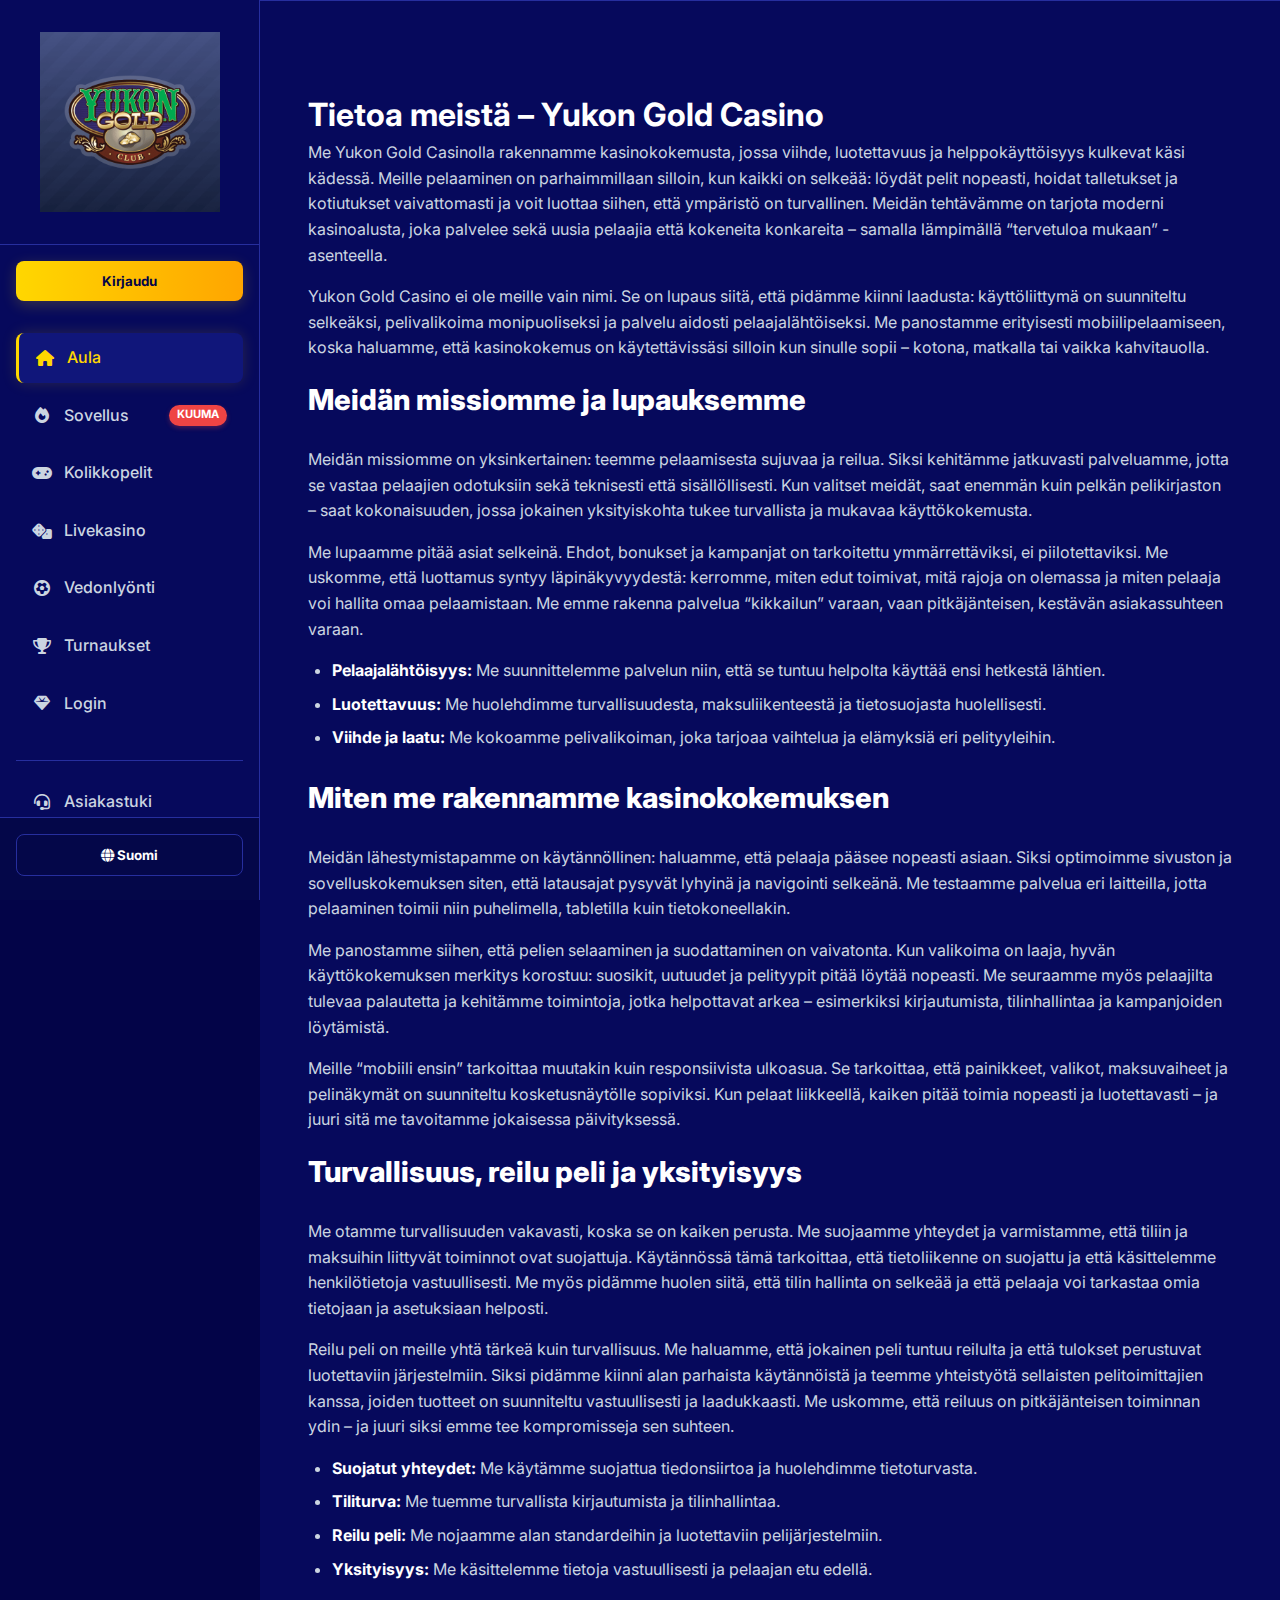
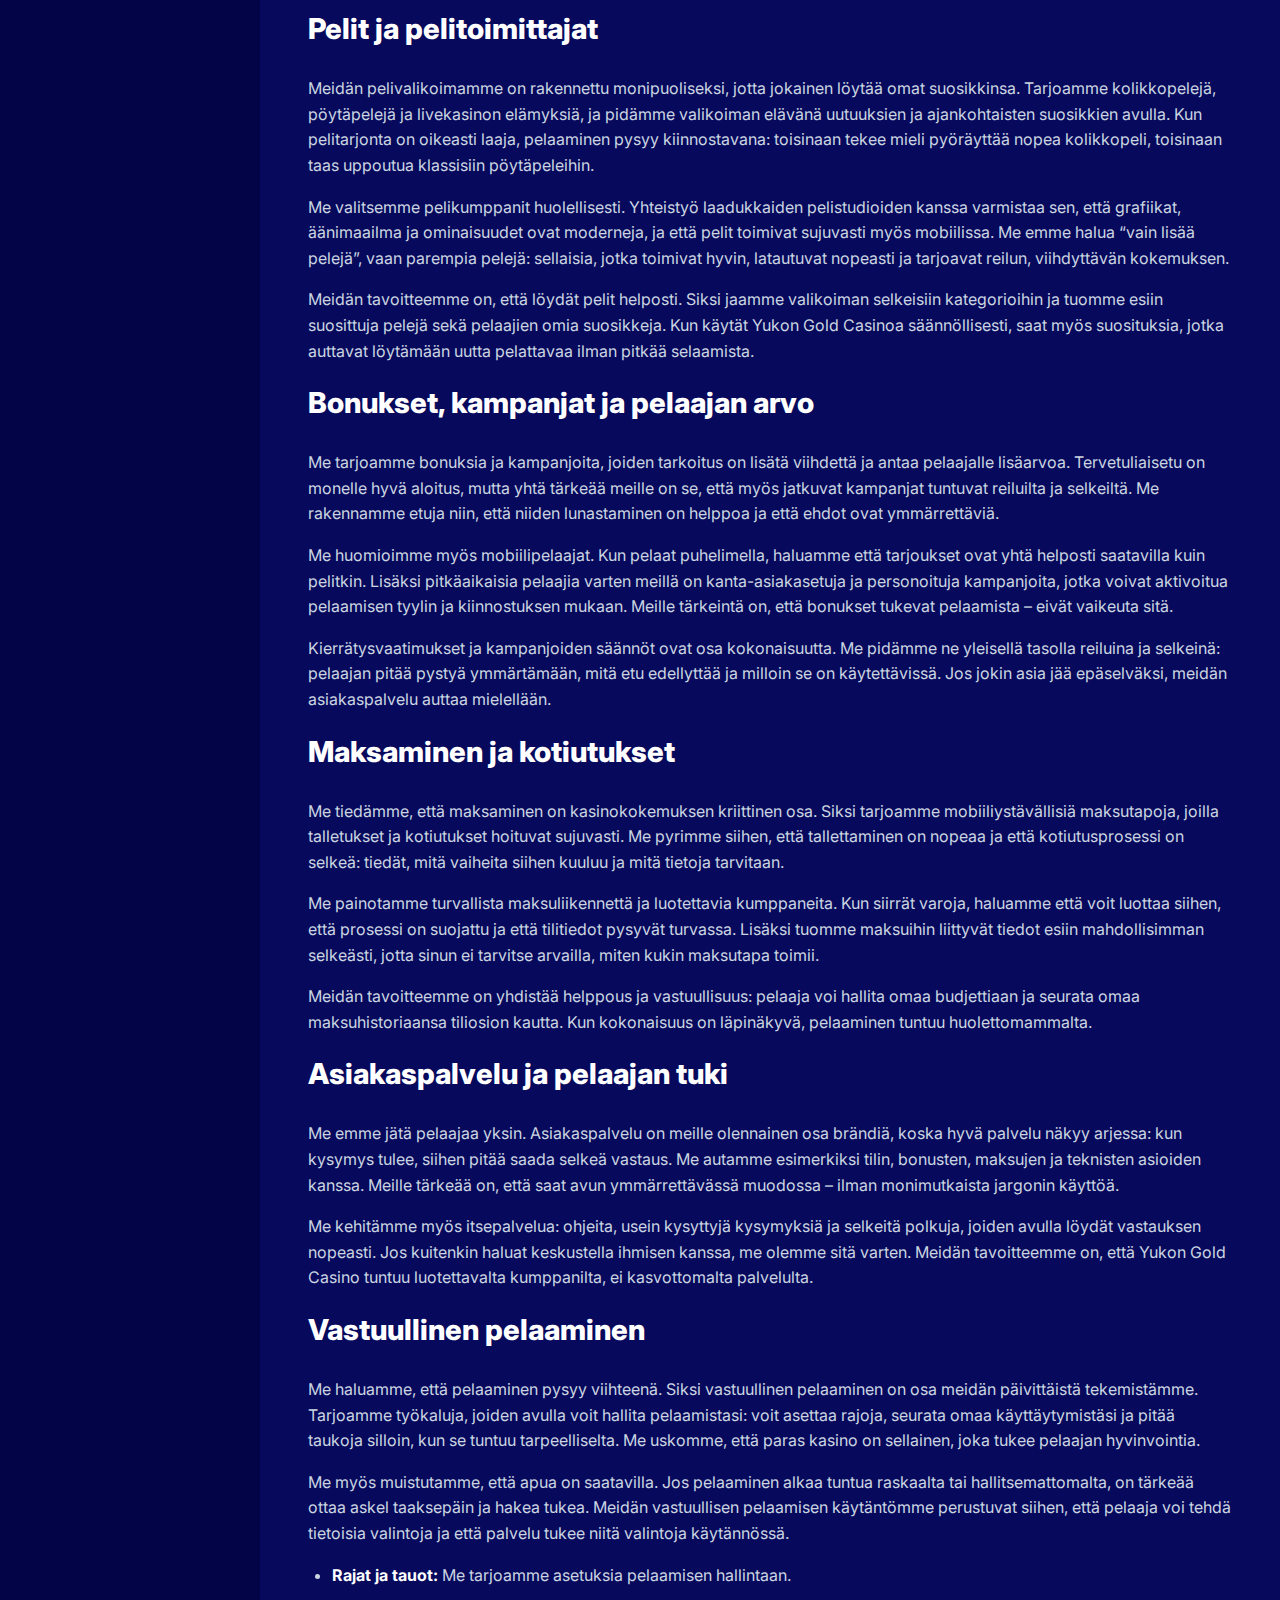
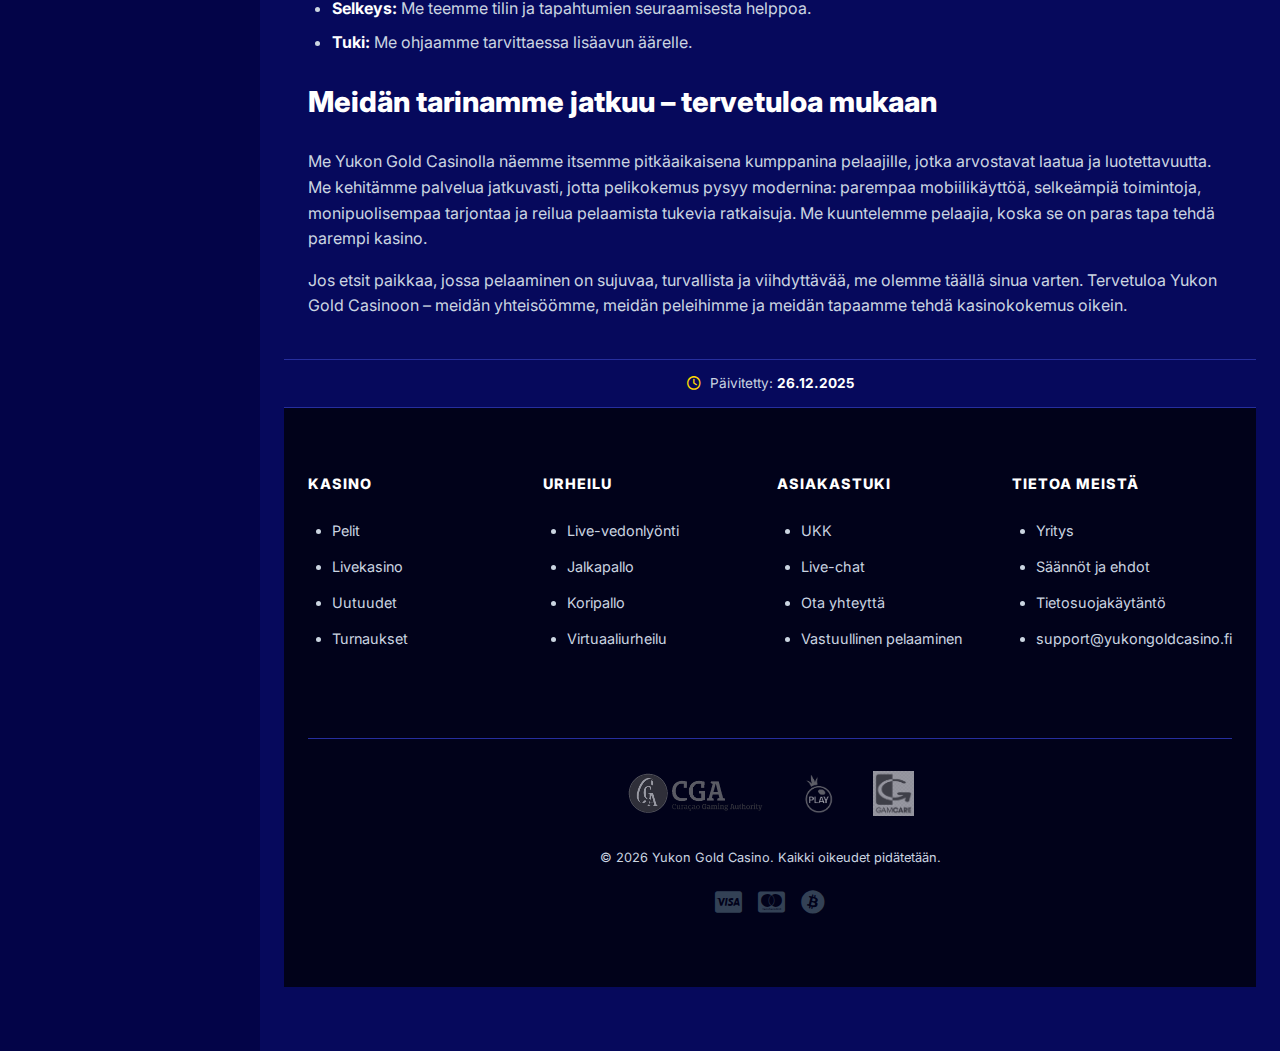
<file: about-us/index.html>
<!DOCTYPE html>
<html lang="fi">
<head>
    <meta charset="UTF-8">
    <meta name="viewport" content="width=device-width, initial-scale=1.0">
    <title>Tietoa meistä | Yukon Gold Casino – Turvallinen ja viihdyttävä pelikokemus</title>
<meta name="description" content="Tutustu Yukon Gold Casinoon: keitä me olemme, miten varmistamme turvallisuuden, reilun pelin ja vastuullisen pelaamisen sekä miksi rakennamme mobiiliystävällisen kasinokokemuksen pelaajille.">
    <link rel="stylesheet" href="https://cdnjs.cloudflare.com/ajax/libs/font-awesome/6.4.0/css/all.min.css">
    <link href="https://fonts.googleapis.com/css2?family=Inter:wght@400;500;700;900&display=swap" rel="stylesheet">
   <link rel="stylesheet" href="../style.css?=1.6">
     <link rel="canonical" href="/about-us/">
</head>
<body>
    <input type="checkbox" id="drawer-check">

    <div class="main-layout">
<header class="mobile-top">
    <div class="logo-brand">
        <a href="/">
        <img src="/yukon gold casino logo (1).png" alt="Yukon Gold Casino" class="logo-img mobile-logo">
        </a>
    </div>

    <div class="top-controls">
        <a href="/go/">
        <button class="ui-btn-filled header-action">Kirjaudu</button>
        </a>
        <label for="drawer-check" class="burger-icon">
            <i class="fa-solid fa-bars"></i>
        </label>
    </div>
</header>

<aside class="side-nav">
    <div class="nav-top">
        <div class="logo-brand">
            <a href="/">
            <img src="/yukon gold casino logo (1).png" alt="Yukon Gold Casino" class="logo-img desktop-logo">
            </a>
        </div>
    </div>

    <div class="nav-bottom" style="background: transparent; border:none; padding-bottom: 0;">
        <a href="/go/">
        <button class="ui-btn ui-btn-filled">Kirjaudu</button>
        </a>
    </div>

    <nav class="menu-links">
        <a href="/" class="link-item current">
            <i class="fa-solid fa-house"></i>
            <span>Aula</span>
        </a>
        <a href="/app/" class="link-item">
            <i class="fa-solid fa-fire"></i>
            <span>Sovellus</span>
            <span class="badge-hot">KUUMA</span>
        </a>
        <a href="/" class="link-item">
            <i class="fa-solid fa-gamepad"></i>
            <span>Kolikkopelit</span>
        </a>
        <a href="/" class="link-item">
            <i class="fa-solid fa-dice"></i>
            <span>Livekasino</span>
        </a>
        <a href="/" class="link-item">
            <i class="fa-solid fa-futbol"></i>
            <span>Vedonlyönti</span>
        </a>
        <a href="/" class="link-item">
            <i class="fa-solid fa-trophy"></i>
            <span>Turnaukset</span>
        </a>
        <a href="/login/" class="link-item">
            <i class="fa-solid fa-gem"></i>
            <span>Login</span>
        </a>
        
        <div style="margin-top: 2rem; border-top: 1px solid var(--line-color); padding-top: 1rem;">
             <a href="/" class="link-item">
                <i class="fa-solid fa-headset"></i>
                <span>Asiakastuki</span>
            </a>
        </div>
    </nav>

    <div class="nav-bottom">
        <button class="ui-btn ui-btn-ghost"><i class="fa-solid fa-globe"></i> Suomi</button>
    </div>
</aside>

        <!-- MAIN CONTENT -->
        <main class="content-area">


 

            <!-- Content Section -->
            <div class="text-block">
                <div class="inner-wrap">
        <h1>Tietoa meistä – Yukon Gold Casino</h1>
      <p>
        Me Yukon Gold Casinolla rakennamme kasinokokemusta, jossa viihde, luotettavuus ja helppokäyttöisyys kulkevat käsi kädessä.
        Meille pelaaminen on parhaimmillaan silloin, kun kaikki on selkeää: löydät pelit nopeasti, hoidat talletukset ja kotiutukset
        vaivattomasti ja voit luottaa siihen, että ympäristö on turvallinen. Meidän tehtävämme on tarjota moderni kasinoalusta, joka
        palvelee sekä uusia pelaajia että kokeneita konkareita – samalla lämpimällä “tervetuloa mukaan” -asenteella.
      </p>
      <p>
        Yukon Gold Casino ei ole meille vain nimi. Se on lupaus siitä, että pidämme kiinni laadusta: käyttöliittymä on suunniteltu
        selkeäksi, pelivalikoima monipuoliseksi ja palvelu aidosti pelaajalähtöiseksi. Me panostamme erityisesti mobiilipelaamiseen,
        koska haluamme, että kasinokokemus on käytettävissäsi silloin kun sinulle sopii – kotona, matkalla tai vaikka kahvitauolla.
      </p>
    </header>

    <section id="mission">
      <h2>Meidän missiomme ja lupauksemme</h2>
      <p>
        Meidän missiomme on yksinkertainen: teemme pelaamisesta sujuvaa ja reilua. Siksi kehitämme jatkuvasti palveluamme,
        jotta se vastaa pelaajien odotuksiin sekä teknisesti että sisällöllisesti. Kun valitset meidät, saat enemmän kuin pelkän
        pelikirjaston – saat kokonaisuuden, jossa jokainen yksityiskohta tukee turvallista ja mukavaa käyttökokemusta.
      </p>
      <p>
        Me lupaamme pitää asiat selkeinä. Ehdot, bonukset ja kampanjat on tarkoitettu ymmärrettäviksi, ei piilotettaviksi.
        Me uskomme, että luottamus syntyy läpinäkyvyydestä: kerromme, miten edut toimivat, mitä rajoja on olemassa ja miten
        pelaaja voi hallita omaa pelaamistaan. Me emme rakenna palvelua “kikkailun” varaan, vaan pitkäjänteisen, kestävän
        asiakassuhteen varaan.
      </p>

      <ul>
        <li><strong>Pelaajalähtöisyys:</strong> Me suunnittelemme palvelun niin, että se tuntuu helpolta käyttää ensi hetkestä lähtien.</li>
        <li><strong>Luotettavuus:</strong> Me huolehdimme turvallisuudesta, maksuliikenteestä ja tietosuojasta huolellisesti.</li>
        <li><strong>Viihde ja laatu:</strong> Me kokoamme pelivalikoiman, joka tarjoaa vaihtelua ja elämyksiä eri pelityyleihin.</li>
      </ul>
    </section>

    <section id="how-we-work">
      <h2>Miten me rakennamme kasinokokemuksen</h2>
      <p>
        Meidän lähestymistapamme on käytännöllinen: haluamme, että pelaaja pääsee nopeasti asiaan. Siksi optimoimme
        sivuston ja sovelluskokemuksen siten, että latausajat pysyvät lyhyinä ja navigointi selkeänä. Me testaamme palvelua
        eri laitteilla, jotta pelaaminen toimii niin puhelimella, tabletilla kuin tietokoneellakin.
      </p>
      <p>
        Me panostamme siihen, että pelien selaaminen ja suodattaminen on vaivatonta. Kun valikoima on laaja, hyvän
        käyttökokemuksen merkitys korostuu: suosikit, uutuudet ja pelityypit pitää löytää nopeasti. Me seuraamme myös
        pelaajilta tulevaa palautetta ja kehitämme toimintoja, jotka helpottavat arkea – esimerkiksi kirjautumista,
        tilinhallintaa ja kampanjoiden löytämistä.
      </p>
      <p>
        Meille “mobiili ensin” tarkoittaa muutakin kuin responsiivista ulkoasua. Se tarkoittaa, että painikkeet, valikot,
        maksuvaiheet ja pelinäkymät on suunniteltu kosketusnäytölle sopiviksi. Kun pelaat liikkeellä, kaiken pitää toimia
        nopeasti ja luotettavasti – ja juuri sitä me tavoitamme jokaisessa päivityksessä.
      </p>
    </section>

    <section id="security-fairplay">
      <h2>Turvallisuus, reilu peli ja yksityisyys</h2>
      <p>
        Me otamme turvallisuuden vakavasti, koska se on kaiken perusta. Me suojaamme yhteydet ja varmistamme, että
        tiliin ja maksuihin liittyvät toiminnot ovat suojattuja. Käytännössä tämä tarkoittaa, että tietoliikenne on suojattu
        ja että käsittelemme henkilötietoja vastuullisesti. Me myös pidämme huolen siitä, että tilin hallinta on selkeää ja
        että pelaaja voi tarkastaa omia tietojaan ja asetuksiaan helposti.
      </p>
      <p>
        Reilu peli on meille yhtä tärkeä kuin turvallisuus. Me haluamme, että jokainen peli tuntuu reilulta ja että
        tulokset perustuvat luotettaviin järjestelmiin. Siksi pidämme kiinni alan parhaista käytännöistä ja teemme yhteistyötä
        sellaisten pelitoimittajien kanssa, joiden tuotteet on suunniteltu vastuullisesti ja laadukkaasti. Me uskomme, että
        reiluus on pitkäjänteisen toiminnan ydin – ja juuri siksi emme tee kompromisseja sen suhteen.
      </p>
      <ul>
        <li><strong>Suojatut yhteydet:</strong> Me käytämme suojattua tiedonsiirtoa ja huolehdimme tietoturvasta.</li>
        <li><strong>Tiliturva:</strong> Me tuemme turvallista kirjautumista ja tilinhallintaa.</li>
        <li><strong>Reilu peli:</strong> Me nojaamme alan standardeihin ja luotettaviin pelijärjestelmiin.</li>
        <li><strong>Yksityisyys:</strong> Me käsittelemme tietoja vastuullisesti ja pelaajan etu edellä.</li>
      </ul>
    </section>

    <section id="games-providers">
      <h2>Pelit ja pelitoimittajat</h2>
      <p>
        Meidän pelivalikoimamme on rakennettu monipuoliseksi, jotta jokainen löytää omat suosikkinsa. Tarjoamme
        kolikkopelejä, pöytäpelejä ja livekasinon elämyksiä, ja pidämme valikoiman elävänä uutuuksien ja ajankohtaisten
        suosikkien avulla. Kun pelitarjonta on oikeasti laaja, pelaaminen pysyy kiinnostavana: toisinaan tekee mieli
        pyöräyttää nopea kolikkopeli, toisinaan taas uppoutua klassisiin pöytäpeleihin.
      </p>
      <p>
        Me valitsemme pelikumppanit huolellisesti. Yhteistyö laadukkaiden pelistudioiden kanssa varmistaa sen, että
        grafiikat, äänimaailma ja ominaisuudet ovat moderneja, ja että pelit toimivat sujuvasti myös mobiilissa. Me emme
        halua “vain lisää pelejä”, vaan parempia pelejä: sellaisia, jotka toimivat hyvin, latautuvat nopeasti ja tarjoavat
        reilun, viihdyttävän kokemuksen.
      </p>
      <p>
        Meidän tavoitteemme on, että löydät pelit helposti. Siksi jaamme valikoiman selkeisiin kategorioihin ja tuomme esiin
        suosittuja pelejä sekä pelaajien omia suosikkeja. Kun käytät Yukon Gold Casinoa säännöllisesti, saat myös suosituksia,
        jotka auttavat löytämään uutta pelattavaa ilman pitkää selaamista.
      </p>
    </section>

    <section id="bonuses">
      <h2>Bonukset, kampanjat ja pelaajan arvo</h2>
      <p>
        Me tarjoamme bonuksia ja kampanjoita, joiden tarkoitus on lisätä viihdettä ja antaa pelaajalle lisäarvoa.
        Tervetuliaisetu on monelle hyvä aloitus, mutta yhtä tärkeää meille on se, että myös jatkuvat kampanjat tuntuvat
        reiluilta ja selkeiltä. Me rakennamme etuja niin, että niiden lunastaminen on helppoa ja että ehdot ovat ymmärrettäviä.
      </p>
      <p>
        Me huomioimme myös mobiilipelaajat. Kun pelaat puhelimella, haluamme että tarjoukset ovat yhtä helposti saatavilla
        kuin pelitkin. Lisäksi pitkäaikaisia pelaajia varten meillä on kanta-asiakasetuja ja personoituja kampanjoita, jotka
        voivat aktivoitua pelaamisen tyylin ja kiinnostuksen mukaan. Meille tärkeintä on, että bonukset tukevat pelaamista
        – eivät vaikeuta sitä.
      </p>
      <p>
        Kierrätysvaatimukset ja kampanjoiden säännöt ovat osa kokonaisuutta. Me pidämme ne yleisellä tasolla reiluina ja
        selkeinä: pelaajan pitää pystyä ymmärtämään, mitä etu edellyttää ja milloin se on käytettävissä. Jos jokin asia jää
        epäselväksi, meidän asiakaspalvelu auttaa mielellään.
      </p>
    </section>

    <section id="payments">
      <h2>Maksaminen ja kotiutukset</h2>
      <p>
        Me tiedämme, että maksaminen on kasinokokemuksen kriittinen osa. Siksi tarjoamme mobiiliystävällisiä maksutapoja,
        joilla talletukset ja kotiutukset hoituvat sujuvasti. Me pyrimme siihen, että tallettaminen on nopeaa ja että
        kotiutusprosessi on selkeä: tiedät, mitä vaiheita siihen kuuluu ja mitä tietoja tarvitaan.
      </p>
      <p>
        Me painotamme turvallista maksuliikennettä ja luotettavia kumppaneita. Kun siirrät varoja, haluamme että voit luottaa
        siihen, että prosessi on suojattu ja että tilitiedot pysyvät turvassa. Lisäksi tuomme maksuihin liittyvät tiedot esiin
        mahdollisimman selkeästi, jotta sinun ei tarvitse arvailla, miten kukin maksutapa toimii.
      </p>
      <p>
        Meidän tavoitteemme on yhdistää helppous ja vastuullisuus: pelaaja voi hallita omaa budjettiaan ja seurata omaa
        maksuhistoriaansa tiliosion kautta. Kun kokonaisuus on läpinäkyvä, pelaaminen tuntuu huolettomammalta.
      </p>
    </section>

    <section id="support">
      <h2>Asiakaspalvelu ja pelaajan tuki</h2>
      <p>
        Me emme jätä pelaajaa yksin. Asiakaspalvelu on meille olennainen osa brändiä, koska hyvä palvelu näkyy arjessa:
        kun kysymys tulee, siihen pitää saada selkeä vastaus. Me autamme esimerkiksi tilin, bonusten, maksujen ja teknisten
        asioiden kanssa. Meille tärkeää on, että saat avun ymmärrettävässä muodossa – ilman monimutkaista jargonin käyttöä.
      </p>
      <p>
        Me kehitämme myös itsepalvelua: ohjeita, usein kysyttyjä kysymyksiä ja selkeitä polkuja, joiden avulla löydät vastauksen
        nopeasti. Jos kuitenkin haluat keskustella ihmisen kanssa, me olemme sitä varten. Meidän tavoitteemme on, että
        Yukon Gold Casino tuntuu luotettavalta kumppanilta, ei kasvottomalta palvelulta.
      </p>
    </section>

    <section id="responsible-gaming">
      <h2>Vastuullinen pelaaminen</h2>
      <p>
        Me haluamme, että pelaaminen pysyy viihteenä. Siksi vastuullinen pelaaminen on osa meidän päivittäistä tekemistämme.
        Tarjoamme työkaluja, joiden avulla voit hallita pelaamistasi: voit asettaa rajoja, seurata omaa käyttäytymistäsi ja pitää
        taukoja silloin, kun se tuntuu tarpeelliselta. Me uskomme, että paras kasino on sellainen, joka tukee pelaajan hyvinvointia.
      </p>
      <p>
        Me myös muistutamme, että apua on saatavilla. Jos pelaaminen alkaa tuntua raskaalta tai hallitsemattomalta, on tärkeää
        ottaa askel taaksepäin ja hakea tukea. Meidän vastuullisen pelaamisen käytäntömme perustuvat siihen, että pelaaja voi
        tehdä tietoisia valintoja ja että palvelu tukee niitä valintoja käytännössä.
      </p>
      <ul>
        <li><strong>Rajat ja tauot:</strong> Me tarjoamme asetuksia pelaamisen hallintaan.</li>
        <li><strong>Selkeys:</strong> Me teemme tilin ja tapahtumien seuraamisesta helppoa.</li>
        <li><strong>Tuki:</strong> Me ohjaamme tarvittaessa lisäavun äärelle.</li>
      </ul>
    </section>

    <section id="closing">
      <h2>Meidän tarinamme jatkuu – tervetuloa mukaan</h2>
      <p>
        Me Yukon Gold Casinolla näemme itsemme pitkäaikaisena kumppanina pelaajille, jotka arvostavat laatua ja luotettavuutta.
        Me kehitämme palvelua jatkuvasti, jotta pelikokemus pysyy modernina: parempaa mobiilikäyttöä, selkeämpiä toimintoja,
        monipuolisempaa tarjontaa ja reilua pelaamista tukevia ratkaisuja. Me kuuntelemme pelaajia, koska se on paras tapa tehdä
        parempi kasino.
      </p>
      <p>
        Jos etsit paikkaa, jossa pelaaminen on sujuvaa, turvallista ja viihdyttävää, me olemme täällä sinua varten. Tervetuloa
        Yukon Gold Casinoon – meidän yhteisöömme, meidän peleihimme ja meidän tapaamme tehdä kasinokokemus oikein.
      </p>
    </section>             
  </div>
  


            <!-- Footer -->
     <div style="background-color: var(--color-surface); border-top: 1px solid var(--line-color); padding: 0.8rem; text-align: center; font-size: 0.85rem; color: var(--txt-muted);">
    <i class="fa-regular fa-clock" style="margin-right: 5px; color: var(--theme-yellow);"></i> 
    Päivitetty: <strong>26.12.2025</strong>
</div>

<footer class="page-footer">
    <div class="footer-columns">
        <div class="footer-group">
            <h4>Kasino</h4>
            <ul>
                <li><a href="/">Pelit</a></li>
                <li><a href="/">Livekasino</a></li>
                <li><a href="/">Uutuudet</a></li>
                <li><a href="/">Turnaukset</a></li>
            </ul>
        </div>
        <div class="footer-group">
            <h4>Urheilu</h4>
            <ul>
                <li><a href="/">Live-vedonlyönti</a></li>
                <li><a href="/">Jalkapallo</a></li>
                <li><a href="/">Koripallo</a></li>
                <li><a href="/">Virtuaaliurheilu</a></li>
            </ul>
        </div>
        <div class="footer-group">
            <h4>Asiakastuki</h4>
            <ul>
                <li><a href="/faq/">UKK</a></li>
                <li><a href="/">Live-chat</a></li>
                <li><a href="/contact/">Ota yhteyttä</a></li>
                <li><a href="/responsible-gambling/">Vastuullinen pelaaminen</a></li>
            </ul>
        </div>
        <div class="footer-group">
            <h4>Tietoa meistä</h4>
            <ul>
                <li><a href="/about-us/">Yritys</a></li>
                <li><a href="/terms-and-conditions/">Säännöt ja ehdot</a></li>
                <li><a href="/privacy-policy/">Tietosuojakäytäntö</a></li>
                <li><a href="mailto:"support@yukongoldcasino.fi">support@yukongoldcasino.fi</a></li>
            </ul>
        </div>
    </div>

    <div class="legal-copy">
        <div class="footer-partners">
            <a href="https://www.gamingcontrolcuracao.org/">
            <img src="/cga-logo.png" alt="CGA Logo" class="trust-logo"></a>
            <img src="/pragmaticplay_logo.webp" alt="Pragmatic Play" class="trust-logo">
            <a href="https://www.gamcare.org.uk/">
            <img src="/gamcare.png" alt="gamecare" class="trust-logo">
            </a>
        </div>

        <p>&copy; 2026 Yukon Gold Casino. Kaikki oikeudet pidätetään.</p>
        
        <div style="margin-top: 1rem; font-size: 1.5rem; color: #334155;">
            <i class="fa-brands fa-cc-visa" style="margin: 0 5px;"></i>
            <i class="fa-brands fa-cc-mastercard" style="margin: 0 5px;"></i>
            <i class="fa-brands fa-bitcoin" style="margin: 0 5px;"></i>
        </div>
    </div>
</footer>
        </main>
    </div>

</body>
</html>
</file>
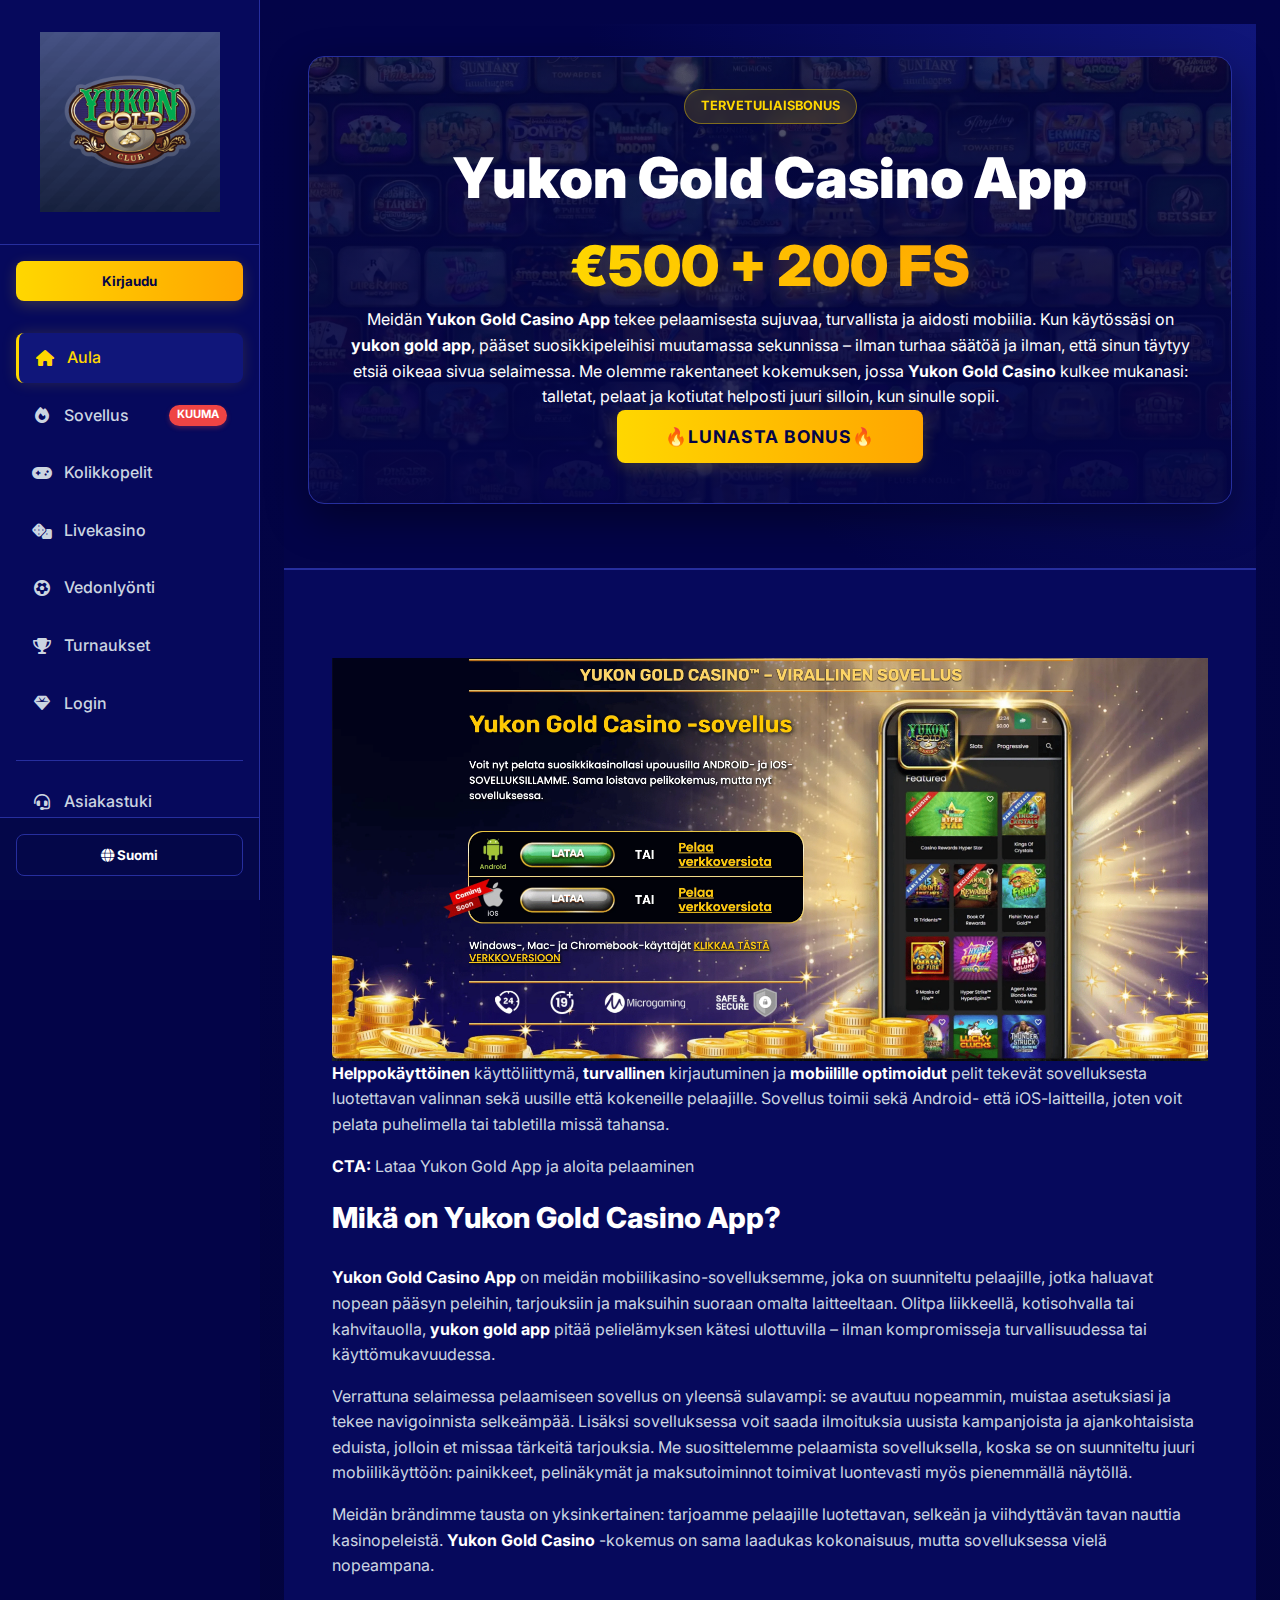
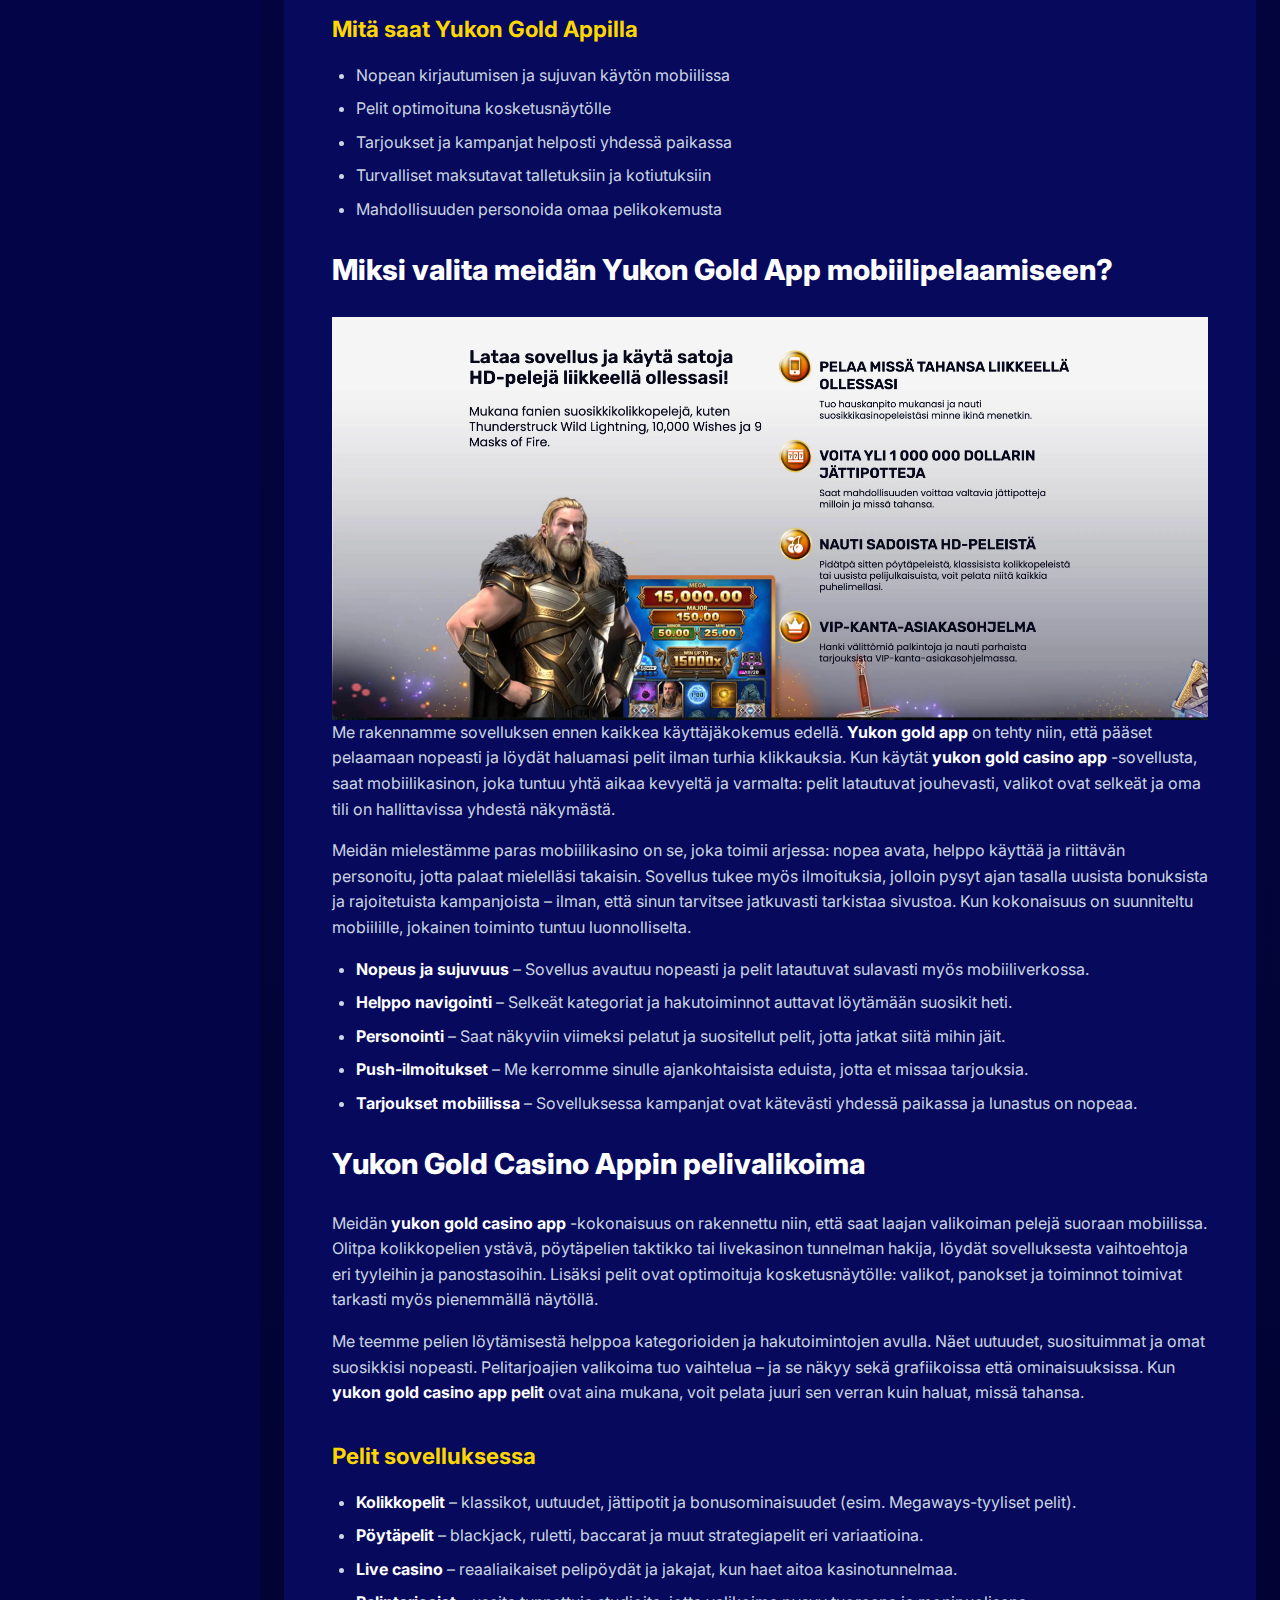
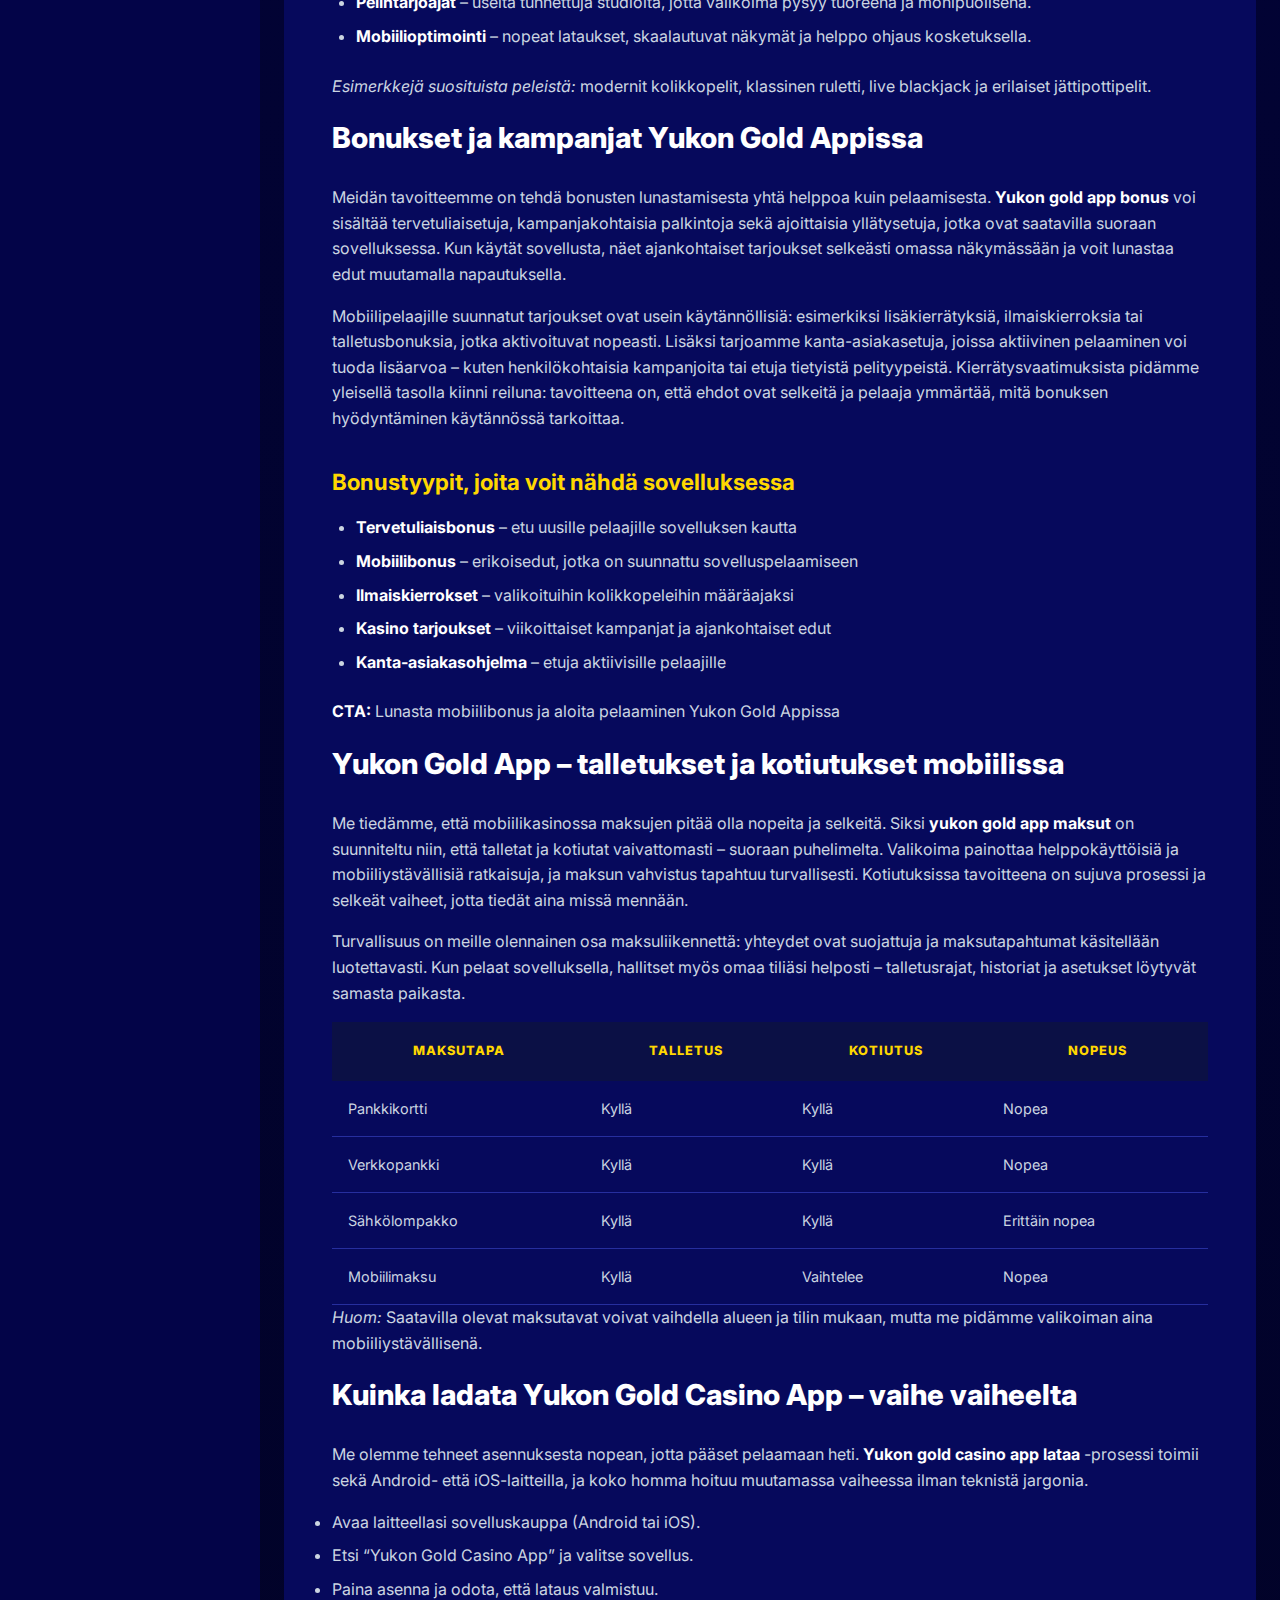
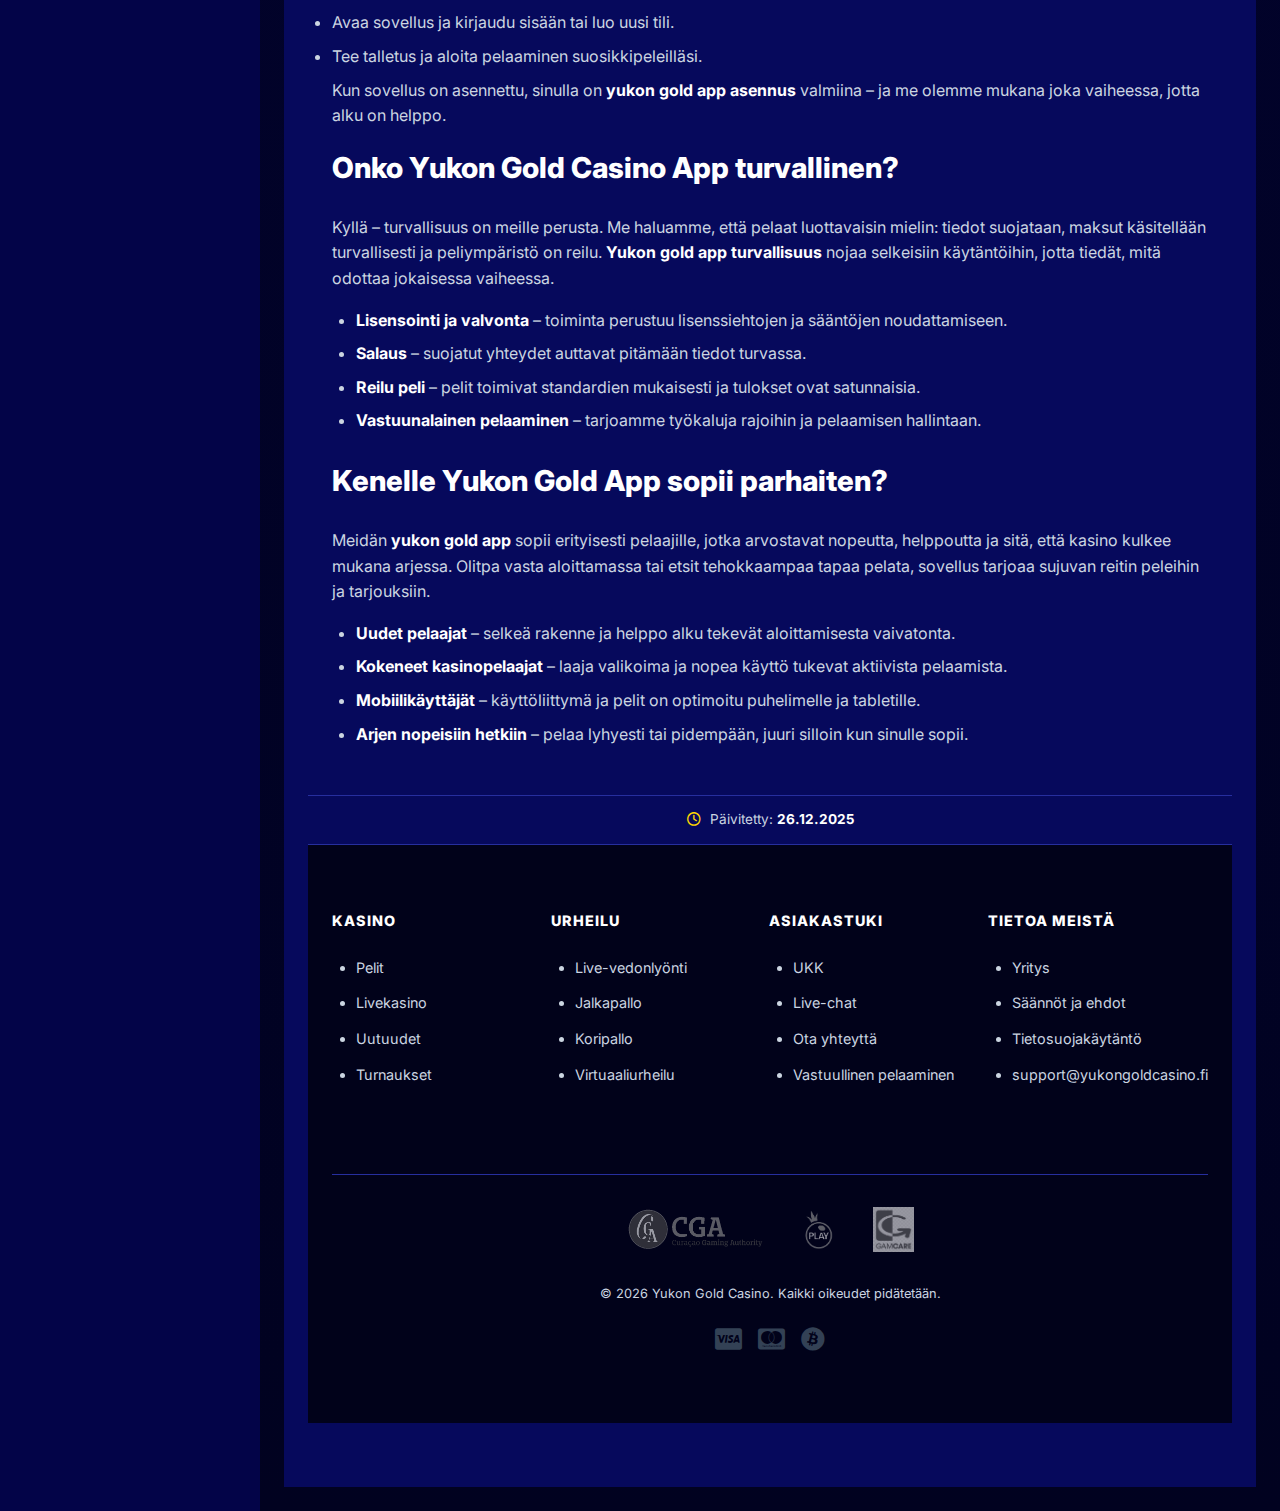
<file: app/index.html>
<!DOCTYPE html>
<html lang="fi">
<head>
    <meta charset="UTF-8">
    <meta name="viewport" content="width=device-width, initial-scale=1.0">
    <title>Yukon Gold Casino App – Lataa virallinen sovellus Android & iOS | Yukon Gold Casino</title>
<meta name="description" content="Pelaa missä ja milloin tahansa Yukon Gold Casino Appilla. Turvallinen mobiilikasino Android- ja iOS-laitteille, nopeat maksut, laaja pelivalikoima ja mobiilibonukset. Lataa Yukon Gold App ja aloita pelaaminen jo tänään.">
    <link rel="stylesheet" href="https://cdnjs.cloudflare.com/ajax/libs/font-awesome/6.4.0/css/all.min.css">
    <link href="https://fonts.googleapis.com/css2?family=Inter:wght@400;500;700;900&display=swap" rel="stylesheet">
   <link rel="stylesheet" href="../style.css?=1.6">
     <link rel="canonical" href="/app/">
</head>
<body>
    <input type="checkbox" id="drawer-check">

    <div class="main-layout">
<header class="mobile-top">
    <div class="logo-brand">
        <a href="/">
        <img src="/yukon gold casino logo (1).png" alt="Yukon Gold Casino" class="logo-img mobile-logo">
        </a>
    </div>

    <div class="top-controls">
        <a href="/go/">
        <button class="ui-btn-filled header-action">Kirjaudu</button>
        </a>
        <label for="drawer-check" class="burger-icon">
            <i class="fa-solid fa-bars"></i>
        </label>
    </div>
</header>

<aside class="side-nav">
    <div class="nav-top">
        <div class="logo-brand">
            <a href="/">
            <img src="/yukon gold casino logo (1).png" alt="Yukon Gold Casino" class="logo-img desktop-logo">
            </a>
        </div>
    </div>

    <div class="nav-bottom" style="background: transparent; border:none; padding-bottom: 0;">
        <a href="/go/">
        <button class="ui-btn ui-btn-filled">Kirjaudu</button>
        </a>
    </div>

    <nav class="menu-links">
        <a href="/" class="link-item current">
            <i class="fa-solid fa-house"></i>
            <span>Aula</span>
        </a>
        <a href="/app/" class="link-item">
            <i class="fa-solid fa-fire"></i>
            <span>Sovellus</span>
            <span class="badge-hot">KUUMA</span>
        </a>
        <a href="/" class="link-item">
            <i class="fa-solid fa-gamepad"></i>
            <span>Kolikkopelit</span>
        </a>
        <a href="/" class="link-item">
            <i class="fa-solid fa-dice"></i>
            <span>Livekasino</span>
        </a>
        <a href="/" class="link-item">
            <i class="fa-solid fa-futbol"></i>
            <span>Vedonlyönti</span>
        </a>
        <a href="/" class="link-item">
            <i class="fa-solid fa-trophy"></i>
            <span>Turnaukset</span>
        </a>
        <a href="/login/" class="link-item">
            <i class="fa-solid fa-gem"></i>
            <span>Login</span>
        </a>
        
        <div style="margin-top: 2rem; border-top: 1px solid var(--line-color); padding-top: 1rem;">
             <a href="/" class="link-item">
                <i class="fa-solid fa-headset"></i>
                <span>Asiakastuki</span>
            </a>
        </div>
    </nav>

    <div class="nav-bottom">
        <button class="ui-btn ui-btn-ghost"><i class="fa-solid fa-globe"></i> Suomi</button>
    </div>
</aside>

        <!-- MAIN CONTENT -->
        <main class="content-area">
            
            <div class="inner-wrap">
                <!-- Hero Section -->
                <section class="intro-zone">
                    <div class="big-banner">
                        <span class="pill-tag">Tervetuliaisbonus</span>
                        <h1 class="big-title">
                            Yukon Gold Casino App  </h1>
                            <p class="gold-text" style="font-size: 3.5em; font-weight: 900; line-height: 1.1; margin: 10px 0;">€500 + 200 FS</p>
            
<p>
    Meidän <strong>Yukon Gold Casino App</strong> tekee pelaamisesta sujuvaa, turvallista ja aidosti mobiilia. Kun käytössäsi on
    <strong>yukon gold app</strong>, pääset suosikkipeleihisi muutamassa sekunnissa – ilman turhaa säätöä ja ilman, että sinun täytyy
    etsiä oikeaa sivua selaimessa. Me olemme rakentaneet kokemuksen, jossa <strong>Yukon Gold Casino</strong> kulkee mukanasi:
    talletat, pelaat ja kotiutat helposti juuri silloin, kun sinulle sopii.
  </p>
                        <button class="ui-btn ui-btn-filled cta-large">🔥LUNASTA BONUS🔥</button>
                    </div>
                </section>

 

            <!-- Content Section -->
            <div class="text-block">
                <div class="inner-wrap">
<img src="Yukon Gold App.webp" alt="Yukon Gold Casino App">
  <p>
    <strong>Helppokäyttöinen</strong> käyttöliittymä, <strong>turvallinen</strong> kirjautuminen ja <strong>mobiilille optimoidut</strong>
    pelit tekevät sovelluksesta luotettavan valinnan sekä uusille että kokeneille pelaajille. Sovellus toimii sekä Android- että iOS-laitteilla,
    joten voit pelata puhelimella tai tabletilla missä tahansa.
  </p>
  <p><strong>CTA:</strong> Lataa Yukon Gold App ja aloita pelaaminen</p>
</section>

<section id="mika-on-app">
  <h2>Mikä on Yukon Gold Casino App?</h2>
  <p>
    <strong>Yukon Gold Casino App</strong> on meidän mobiilikasino-sovelluksemme, joka on suunniteltu pelaajille, jotka haluavat
    nopean pääsyn peleihin, tarjouksiin ja maksuihin suoraan omalta laitteeltaan. Olitpa liikkeellä, kotisohvalla tai kahvitauolla,
    <strong>yukon gold app</strong> pitää pelielämyksen kätesi ulottuvilla – ilman kompromisseja turvallisuudessa tai käyttömukavuudessa.
  </p>
  <p>
    Verrattuna selaimessa pelaamiseen sovellus on yleensä sulavampi: se avautuu nopeammin, muistaa asetuksiasi ja tekee navigoinnista
    selkeämpää. Lisäksi sovelluksessa voit saada ilmoituksia uusista kampanjoista ja ajankohtaisista eduista, jolloin et missaa tärkeitä
    tarjouksia. Me suosittelemme pelaamista sovelluksella, koska se on suunniteltu juuri mobiilikäyttöön: painikkeet, pelinäkymät ja
    maksutoiminnot toimivat luontevasti myös pienemmällä näytöllä.
  </p>
  <p>
    Meidän brändimme tausta on yksinkertainen: tarjoamme pelaajille luotettavan, selkeän ja viihdyttävän tavan nauttia kasinopeleistä.
    <strong>Yukon Gold Casino</strong> -kokemus on sama laadukas kokonaisuus, mutta sovelluksessa vielä nopeampana.
  </p>

  <h3>Mitä saat Yukon Gold Appilla</h3>
  <ul>
    <li>Nopean kirjautumisen ja sujuvan käytön mobiilissa</li>
    <li>Pelit optimoituna kosketusnäytölle</li>
    <li>Tarjoukset ja kampanjat helposti yhdessä paikassa</li>
    <li>Turvalliset maksutavat talletuksiin ja kotiutuksiin</li>
    <li>Mahdollisuuden personoida omaa pelikokemusta</li>
  </ul>
</section>

<section id="miksi-valita">
  <h2>Miksi valita meidän Yukon Gold App mobiilipelaamiseen?</h2>
  <img src="Yukon Gold App Benefits.webp" alt="Yukon Gold App">
  <p>
    Me rakennamme sovelluksen ennen kaikkea käyttäjäkokemus edellä. <strong>Yukon gold app</strong> on tehty niin, että pääset
    pelaamaan nopeasti ja löydät haluamasi pelit ilman turhia klikkauksia. Kun käytät <strong>yukon gold casino app</strong> -sovellusta,
    saat mobiilikasinon, joka tuntuu yhtä aikaa kevyeltä ja varmalta: pelit latautuvat jouhevasti, valikot ovat selkeät ja oma tili on
    hallittavissa yhdestä näkymästä.
  </p>
  <p>
    Meidän mielestämme paras mobiilikasino on se, joka toimii arjessa: nopea avata, helppo käyttää ja riittävän personoitu, jotta palaat
    mielelläsi takaisin. Sovellus tukee myös ilmoituksia, jolloin pysyt ajan tasalla uusista bonuksista ja rajoitetuista kampanjoista – ilman,
    että sinun tarvitsee jatkuvasti tarkistaa sivustoa. Kun kokonaisuus on suunniteltu mobiilille, jokainen toiminto tuntuu luonnolliselta.
  </p>

  <ul>
    <li>
      <strong>Nopeus ja sujuvuus</strong> – Sovellus avautuu nopeasti ja pelit latautuvat sulavasti myös mobiiliverkossa.
    </li>
    <li>
      <strong>Helppo navigointi</strong> – Selkeät kategoriat ja hakutoiminnot auttavat löytämään suosikit heti.
    </li>
    <li>
      <strong>Personointi</strong> – Saat näkyviin viimeksi pelatut ja suositellut pelit, jotta jatkat siitä mihin jäit.
    </li>
    <li>
      <strong>Push-ilmoitukset</strong> – Me kerromme sinulle ajankohtaisista eduista, jotta et missaa tarjouksia.
    </li>
    <li>
      <strong>Tarjoukset mobiilissa</strong> – Sovelluksessa kampanjat ovat kätevästi yhdessä paikassa ja lunastus on nopeaa.
    </li>
  </ul>
</section>

<section id="pelivalikoima">
  <h2>Yukon Gold Casino Appin pelivalikoima</h2>
  <p>
    Meidän <strong>yukon gold casino app</strong> -kokonaisuus on rakennettu niin, että saat laajan valikoiman pelejä suoraan mobiilissa.
    Olitpa kolikkopelien ystävä, pöytäpelien taktikko tai livekasinon tunnelman hakija, löydät sovelluksesta vaihtoehtoja eri tyyleihin ja
    panostasoihin. Lisäksi pelit ovat optimoituja kosketusnäytölle: valikot, panokset ja toiminnot toimivat tarkasti myös pienemmällä näytöllä.
  </p>
  <p>
    Me teemme pelien löytämisestä helppoa kategorioiden ja hakutoimintojen avulla. Näet uutuudet, suosituimmat ja omat suosikkisi nopeasti.
    Pelitarjoajien valikoima tuo vaihtelua – ja se näkyy sekä grafiikoissa että ominaisuuksissa. Kun <strong>yukon gold casino app pelit</strong>
    ovat aina mukana, voit pelata juuri sen verran kuin haluat, missä tahansa.
  </p>

  <h3>Pelit sovelluksessa</h3>
  <ul>
    <li><strong>Kolikkopelit</strong> – klassikot, uutuudet, jättipotit ja bonusominaisuudet (esim. Megaways-tyyliset pelit).</li>
    <li><strong>Pöytäpelit</strong> – blackjack, ruletti, baccarat ja muut strategiapelit eri variaatioina.</li>
    <li><strong>Live casino</strong> – reaaliaikaiset pelipöydät ja jakajat, kun haet aitoa kasinotunnelmaa.</li>
    <li><strong>Pelintarjoajat</strong> – useita tunnettuja studioita, jotta valikoima pysyy tuoreena ja monipuolisena.</li>
    <li><strong>Mobiilioptimointi</strong> – nopeat lataukset, skaalautuvat näkymät ja helppo ohjaus kosketuksella.</li>
  </ul>

  <p><em>Esimerkkejä suosituista peleistä:</em> modernit kolikkopelit, klassinen ruletti, live blackjack ja erilaiset jättipottipelit.</p>
</section>

<section id="bonukset">
  <h2>Bonukset ja kampanjat Yukon Gold Appissa</h2>
  <p>
    Meidän tavoitteemme on tehdä bonusten lunastamisesta yhtä helppoa kuin pelaamisesta. <strong>Yukon gold app bonus</strong> voi sisältää
    tervetuliaisetuja, kampanjakohtaisia palkintoja sekä ajoittaisia yllätysetuja, jotka ovat saatavilla suoraan sovelluksessa. Kun käytät
    sovellusta, näet ajankohtaiset tarjoukset selkeästi omassa näkymässään ja voit lunastaa edut muutamalla napautuksella.
  </p>
  <p>
    Mobiilipelaajille suunnatut tarjoukset ovat usein käytännöllisiä: esimerkiksi lisäkierrätyksiä, ilmaiskierroksia tai talletusbonuksia,
    jotka aktivoituvat nopeasti. Lisäksi tarjoamme kanta-asiakasetuja, joissa aktiivinen pelaaminen voi tuoda lisäarvoa – kuten henkilökohtaisia
    kampanjoita tai etuja tietyistä pelityypeistä. Kierrätysvaatimuksista pidämme yleisellä tasolla kiinni reiluna: tavoitteena on, että ehdot
    ovat selkeitä ja pelaaja ymmärtää, mitä bonuksen hyödyntäminen käytännössä tarkoittaa.
  </p>

  <h3>Bonustyypit, joita voit nähdä sovelluksessa</h3>
  <ul>
    <li><strong>Tervetuliaisbonus</strong> – etu uusille pelaajille sovelluksen kautta</li>
    <li><strong>Mobiilibonus</strong> – erikoisedut, jotka on suunnattu sovelluspelaamiseen</li>
    <li><strong>Ilmaiskierrokset</strong> – valikoituihin kolikkopeleihin määräajaksi</li>
    <li><strong>Kasino tarjoukset</strong> – viikoittaiset kampanjat ja ajankohtaiset edut</li>
    <li><strong>Kanta-asiakasohjelma</strong> – etuja aktiivisille pelaajille</li>
  </ul>

  <p><strong>CTA:</strong> Lunasta mobiilibonus ja aloita pelaaminen Yukon Gold Appissa</p>
</section>

<section id="maksut">
  <h2>Yukon Gold App – talletukset ja kotiutukset mobiilissa</h2>
  <p>
    Me tiedämme, että mobiilikasinossa maksujen pitää olla nopeita ja selkeitä. Siksi <strong>yukon gold app maksut</strong> on suunniteltu
    niin, että talletat ja kotiutat vaivattomasti – suoraan puhelimelta. Valikoima painottaa helppokäyttöisiä ja mobiiliystävällisiä ratkaisuja,
    ja maksun vahvistus tapahtuu turvallisesti. Kotiutuksissa tavoitteena on sujuva prosessi ja selkeät vaiheet, jotta tiedät aina missä mennään.
  </p>
  <p>
    Turvallisuus on meille olennainen osa maksuliikennettä: yhteydet ovat suojattuja ja maksutapahtumat käsitellään luotettavasti.
    Kun pelaat sovelluksella, hallitset myös omaa tiliäsi helposti – talletusrajat, historiat ja asetukset löytyvät samasta paikasta.
  </p>

  <table>
    <thead>
      <tr>
        <th>Maksutapa</th>
        <th>Talletus</th>
        <th>Kotiutus</th>
        <th>Nopeus</th>
      </tr>
    </thead>
    <tbody>
      <tr>
        <td>Pankkikortti</td>
        <td>Kyllä</td>
        <td>Kyllä</td>
        <td>Nopea</td>
      </tr>
      <tr>
        <td>Verkkopankki</td>
        <td>Kyllä</td>
        <td>Kyllä</td>
        <td>Nopea</td>
      </tr>
      <tr>
        <td>Sähkölompakko</td>
        <td>Kyllä</td>
        <td>Kyllä</td>
        <td>Erittäin nopea</td>
      </tr>
      <tr>
        <td>Mobiilimaksu</td>
        <td>Kyllä</td>
        <td>Vaihtelee</td>
        <td>Nopea</td>
      </tr>
    </tbody>
  </table>

  <p><em>Huom:</em> Saatavilla olevat maksutavat voivat vaihdella alueen ja tilin mukaan, mutta me pidämme valikoiman aina mobiiliystävällisenä.</p>
</section>

<section id="lataa-vaiheet">
  <h2>Kuinka ladata Yukon Gold Casino App – vaihe vaiheelta</h2>
  <p>
    Me olemme tehneet asennuksesta nopean, jotta pääset pelaamaan heti. <strong>Yukon gold casino app lataa</strong> -prosessi toimii sekä
    Android- että iOS-laitteilla, ja koko homma hoituu muutamassa vaiheessa ilman teknistä jargonia.
  </p>

  <ol>
    <li>Avaa laitteellasi sovelluskauppa (Android tai iOS).</li>
    <li>Etsi “Yukon Gold Casino App” ja valitse sovellus.</li>
    <li>Paina asenna ja odota, että lataus valmistuu.</li>
    <li>Avaa sovellus ja kirjaudu sisään tai luo uusi tili.</li>
    <li>Tee talletus ja aloita pelaaminen suosikkipeleilläsi.</li>
  </ol>

  <p>
    Kun sovellus on asennettu, sinulla on <strong>yukon gold app asennus</strong> valmiina – ja me olemme mukana joka vaiheessa,
    jotta alku on helppo.
  </p>
</section>

<section id="turvallisuus">
  <h2>Onko Yukon Gold Casino App turvallinen?</h2>
  <p>
    Kyllä – turvallisuus on meille perusta. Me haluamme, että pelaat luottavaisin mielin: tiedot suojataan, maksut käsitellään turvallisesti
    ja peliympäristö on reilu. <strong>Yukon gold app turvallisuus</strong> nojaa selkeisiin käytäntöihin, jotta tiedät, mitä odottaa
    jokaisessa vaiheessa.
  </p>

  <ul>
    <li><strong>Lisensointi ja valvonta</strong> – toiminta perustuu lisenssiehtojen ja sääntöjen noudattamiseen.</li>
    <li><strong>Salaus</strong> – suojatut yhteydet auttavat pitämään tiedot turvassa.</li>
    <li><strong>Reilu peli</strong> – pelit toimivat standardien mukaisesti ja tulokset ovat satunnaisia.</li>
    <li><strong>Vastuunalainen pelaaminen</strong> – tarjoamme työkaluja rajoihin ja pelaamisen hallintaan.</li>
  </ul>
</section>

<section id="kenelle-sopii">
  <h2>Kenelle Yukon Gold App sopii parhaiten?</h2>
  <p>
    Meidän <strong>yukon gold app</strong> sopii erityisesti pelaajille, jotka arvostavat nopeutta, helppoutta ja sitä, että kasino kulkee
    mukana arjessa. Olitpa vasta aloittamassa tai etsit tehokkaampaa tapaa pelata, sovellus tarjoaa sujuvan reitin peleihin ja tarjouksiin.
  </p>

  <ul>
    <li><strong>Uudet pelaajat</strong> – selkeä rakenne ja helppo alku tekevät aloittamisesta vaivatonta.</li>
    <li><strong>Kokeneet kasinopelaajat</strong> – laaja valikoima ja nopea käyttö tukevat aktiivista pelaamista.</li>
    <li><strong>Mobiilikäyttäjät</strong> – käyttöliittymä ja pelit on optimoitu puhelimelle ja tabletille.</li>
    <li><strong>Arjen nopeisiin hetkiin</strong> – pelaa lyhyesti tai pidempään, juuri silloin kun sinulle sopii.</li>
  </ul>
</section>

            </div>


            <!-- Footer -->
<div style="background-color: var(--color-surface); border-top: 1px solid var(--line-color); padding: 0.8rem; text-align: center; font-size: 0.85rem; color: var(--txt-muted);">
    <i class="fa-regular fa-clock" style="margin-right: 5px; color: var(--theme-yellow);"></i> 
    Päivitetty: <strong>26.12.2025</strong>
</div>

<footer class="page-footer">
    <div class="footer-columns">
        <div class="footer-group">
            <h4>Kasino</h4>
            <ul>
                <li><a href="/">Pelit</a></li>
                <li><a href="/">Livekasino</a></li>
                <li><a href="/">Uutuudet</a></li>
                <li><a href="/">Turnaukset</a></li>
            </ul>
        </div>
        <div class="footer-group">
            <h4>Urheilu</h4>
            <ul>
                <li><a href="/">Live-vedonlyönti</a></li>
                <li><a href="/">Jalkapallo</a></li>
                <li><a href="/">Koripallo</a></li>
                <li><a href="/">Virtuaaliurheilu</a></li>
            </ul>
        </div>
        <div class="footer-group">
            <h4>Asiakastuki</h4>
            <ul>
                <li><a href="/faq/">UKK</a></li>
                <li><a href="/">Live-chat</a></li>
                <li><a href="/contact/">Ota yhteyttä</a></li>
                <li><a href="/responsible-gambling/">Vastuullinen pelaaminen</a></li>
            </ul>
        </div>
        <div class="footer-group">
            <h4>Tietoa meistä</h4>
            <ul>
                <li><a href="/about-us/">Yritys</a></li>
                <li><a href="/terms-and-conditions/">Säännöt ja ehdot</a></li>
                <li><a href="/privacy-policy/">Tietosuojakäytäntö</a></li>
                <li><a href="mailto:"support@yukongoldcasino.fi">support@yukongoldcasino.fi</a></li>
            </ul>
        </div>
    </div>

    <div class="legal-copy">
        <div class="footer-partners">
            <a href="https://www.gamingcontrolcuracao.org/">
            <img src="/cga-logo.png" alt="CGA Logo" class="trust-logo"></a>
            <img src="/pragmaticplay_logo.webp" alt="Pragmatic Play" class="trust-logo">
            <a href="https://www.gamcare.org.uk/">
            <img src="/gamcare.png" alt="gamecare" class="trust-logo">
            </a>
        </div>

        <p>&copy; 2026 Yukon Gold Casino. Kaikki oikeudet pidätetään.</p>
        
        <div style="margin-top: 1rem; font-size: 1.5rem; color: #334155;">
            <i class="fa-brands fa-cc-visa" style="margin: 0 5px;"></i>
            <i class="fa-brands fa-cc-mastercard" style="margin: 0 5px;"></i>
            <i class="fa-brands fa-bitcoin" style="margin: 0 5px;"></i>
        </div>
    </div>
</footer>
        </main>
    </div>

</body>
</html>
</file>
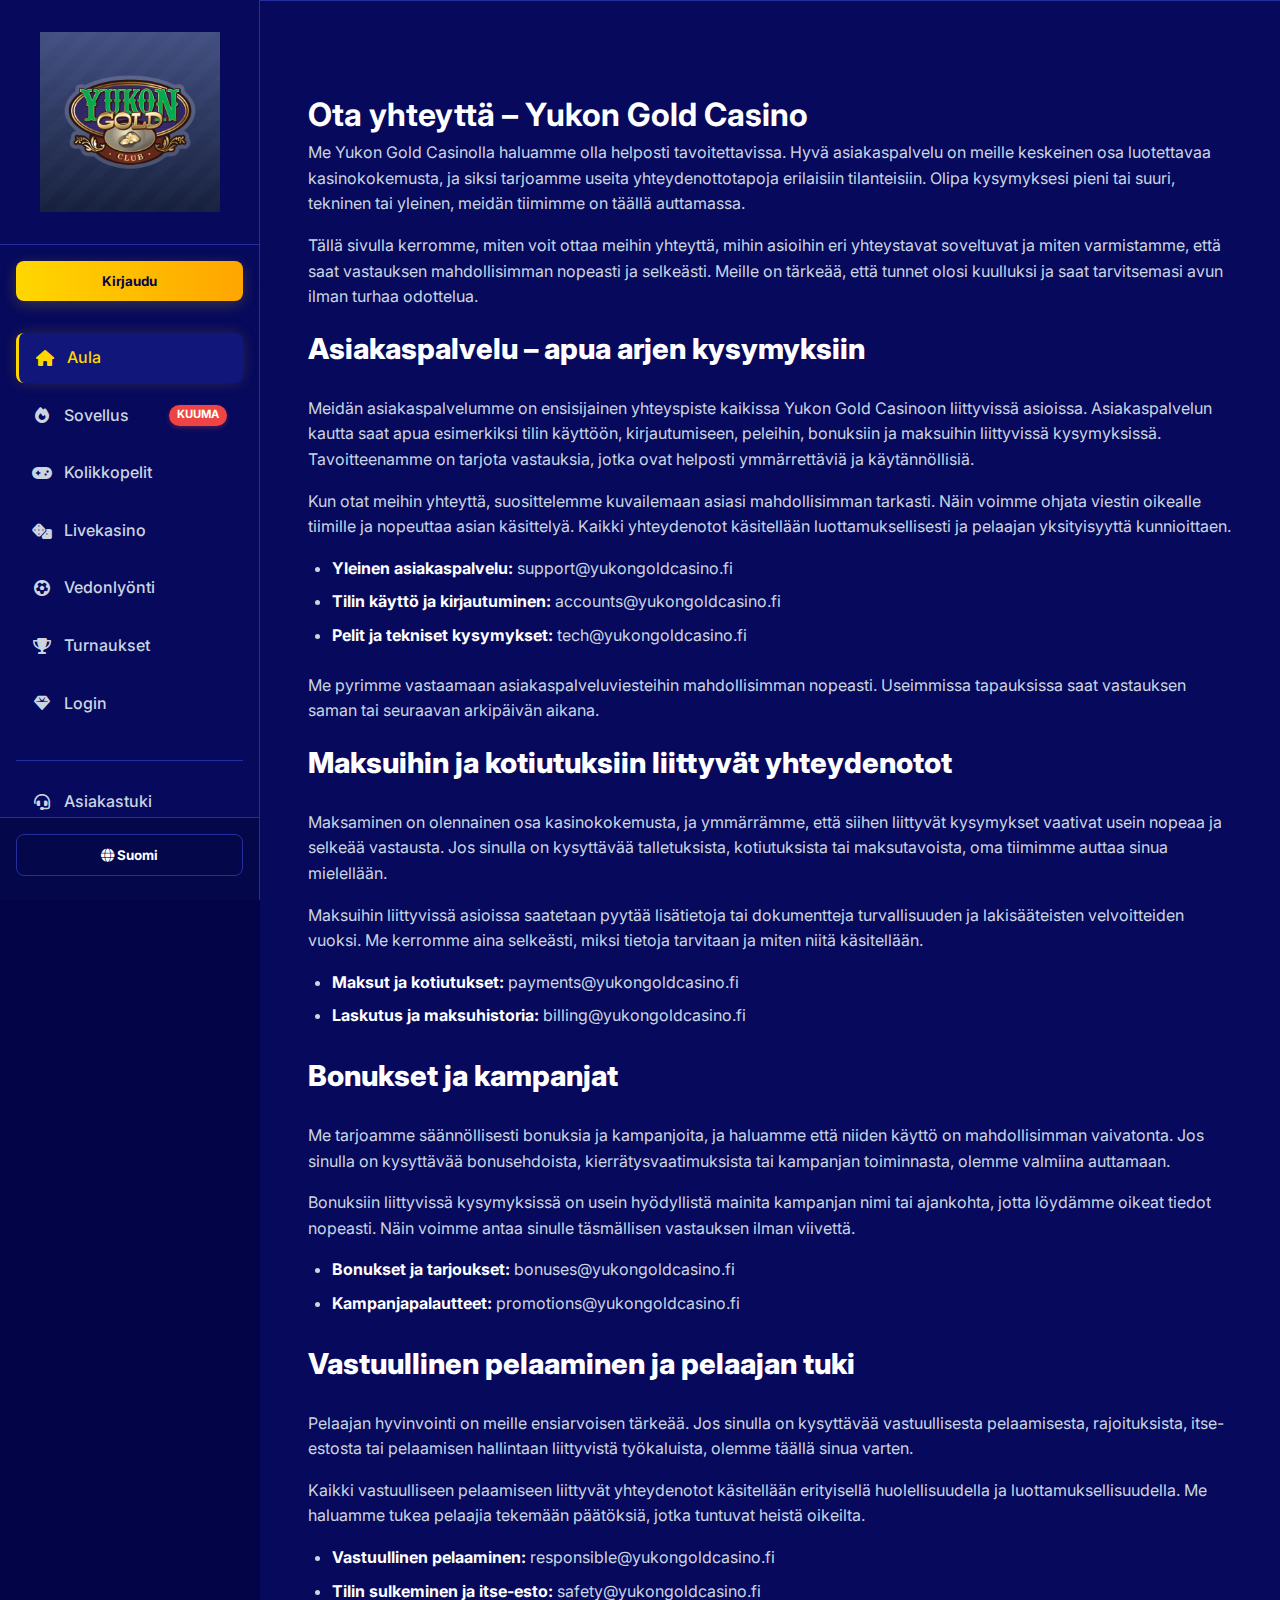
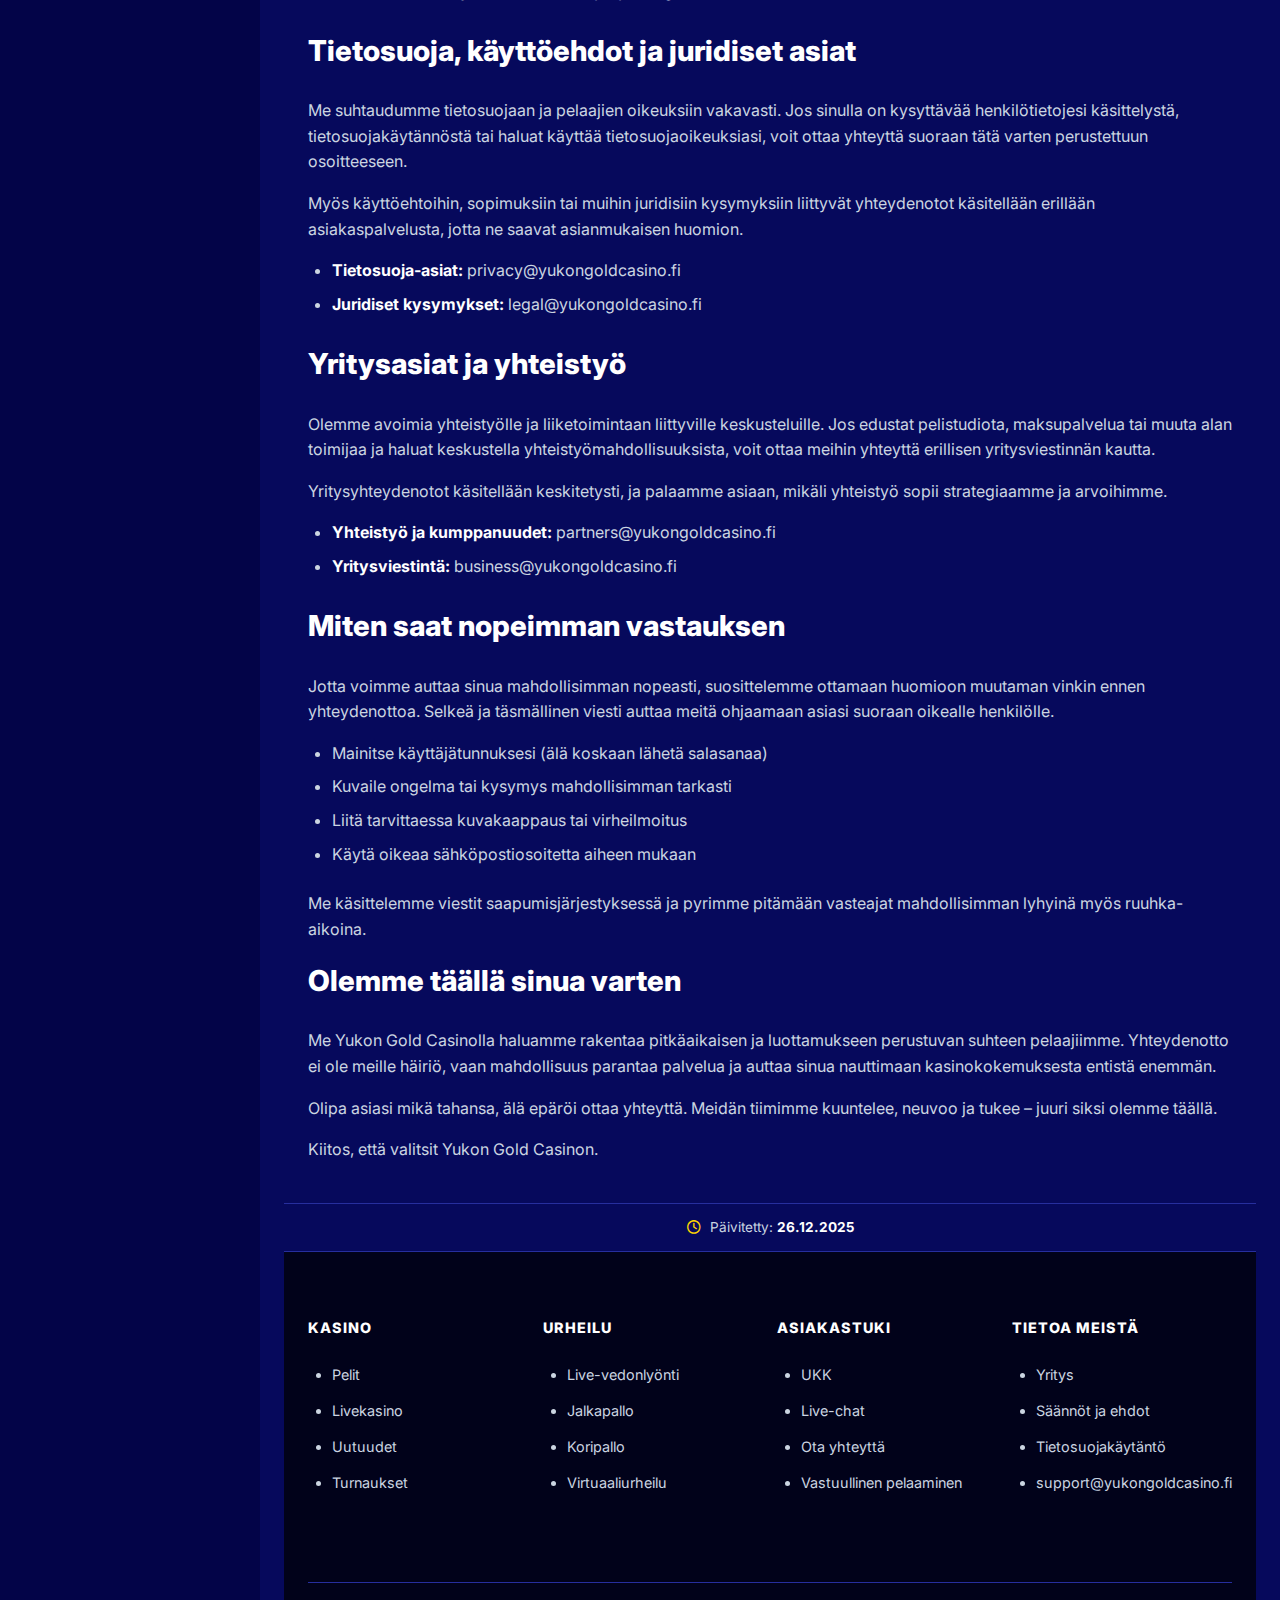
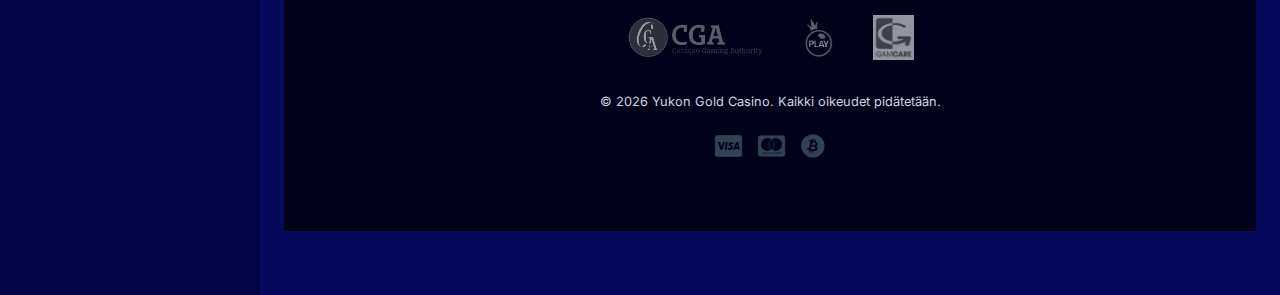
<file: contact/index.html>
<!DOCTYPE html>
<html lang="fi">
<head>
    <meta charset="UTF-8">
    <meta name="viewport" content="width=device-width, initial-scale=1.0">
    <title>Ota yhteyttä | Yukon Gold Casino – Asiakaspalvelu ja tuki</title>
  <meta name="description" content="Ota yhteyttä Yukon Gold Casinoon. Asiakaspalvelumme auttaa peleihin, maksuihin, tiliin ja vastuulliseen pelaamiseen liittyvissä asioissa. Löydä oikea yhteystapa helposti." />
    <link rel="stylesheet" href="https://cdnjs.cloudflare.com/ajax/libs/font-awesome/6.4.0/css/all.min.css">
    <link href="https://fonts.googleapis.com/css2?family=Inter:wght@400;500;700;900&display=swap" rel="stylesheet">
   <link rel="stylesheet" href="../style.css?=1.6">
     <link rel="canonical" href="/contact/">
</head>
<body>
    <input type="checkbox" id="drawer-check">

    <div class="main-layout">
<header class="mobile-top">
    <div class="logo-brand">
        <a href="/">
        <img src="/yukon gold casino logo (1).png" alt="Yukon Gold Casino" class="logo-img mobile-logo">
        </a>
    </div>

    <div class="top-controls">
        <a href="/go/">
        <button class="ui-btn-filled header-action">Kirjaudu</button>
        </a>
        <label for="drawer-check" class="burger-icon">
            <i class="fa-solid fa-bars"></i>
        </label>
    </div>
</header>

<aside class="side-nav">
    <div class="nav-top">
        <div class="logo-brand">
            <a href="/">
            <img src="/yukon gold casino logo (1).png" alt="Yukon Gold Casino" class="logo-img desktop-logo">
            </a>
        </div>
    </div>

    <div class="nav-bottom" style="background: transparent; border:none; padding-bottom: 0;">
        <a href="/go/">
        <button class="ui-btn ui-btn-filled">Kirjaudu</button>
        </a>
    </div>

    <nav class="menu-links">
        <a href="/" class="link-item current">
            <i class="fa-solid fa-house"></i>
            <span>Aula</span>
        </a>
        <a href="/app/" class="link-item">
            <i class="fa-solid fa-fire"></i>
            <span>Sovellus</span>
            <span class="badge-hot">KUUMA</span>
        </a>
        <a href="/" class="link-item">
            <i class="fa-solid fa-gamepad"></i>
            <span>Kolikkopelit</span>
        </a>
        <a href="/" class="link-item">
            <i class="fa-solid fa-dice"></i>
            <span>Livekasino</span>
        </a>
        <a href="/" class="link-item">
            <i class="fa-solid fa-futbol"></i>
            <span>Vedonlyönti</span>
        </a>
        <a href="/" class="link-item">
            <i class="fa-solid fa-trophy"></i>
            <span>Turnaukset</span>
        </a>
        <a href="/login/" class="link-item">
            <i class="fa-solid fa-gem"></i>
            <span>Login</span>
        </a>
        
        <div style="margin-top: 2rem; border-top: 1px solid var(--line-color); padding-top: 1rem;">
             <a href="/" class="link-item">
                <i class="fa-solid fa-headset"></i>
                <span>Asiakastuki</span>
            </a>
        </div>
    </nav>

    <div class="nav-bottom">
        <button class="ui-btn ui-btn-ghost"><i class="fa-solid fa-globe"></i> Suomi</button>
    </div>
</aside>

        <!-- MAIN CONTENT -->
        <main class="content-area">


 

            <!-- Content Section -->
            <div class="text-block">
                <div class="inner-wrap">
    <h1>Ota yhteyttä – Yukon Gold Casino</h1>
      <p>
        Me Yukon Gold Casinolla haluamme olla helposti tavoitettavissa. Hyvä asiakaspalvelu
        on meille keskeinen osa luotettavaa kasinokokemusta, ja siksi tarjoamme useita
        yhteydenottotapoja erilaisiin tilanteisiin. Olipa kysymyksesi pieni tai suuri,
        tekninen tai yleinen, meidän tiimimme on täällä auttamassa.
      </p>
      <p>
        Tällä sivulla kerromme, miten voit ottaa meihin yhteyttä, mihin asioihin eri
        yhteystavat soveltuvat ja miten varmistamme, että saat vastauksen mahdollisimman
        nopeasti ja selkeästi. Meille on tärkeää, että tunnet olosi kuulluksi ja saat
        tarvitsemasi avun ilman turhaa odottelua.
      </p>
    </header>

    <section id="customer-support">
      <h2>Asiakaspalvelu – apua arjen kysymyksiin</h2>
      <p>
        Meidän asiakaspalvelumme on ensisijainen yhteyspiste kaikissa Yukon Gold Casinoon
        liittyvissä asioissa. Asiakaspalvelun kautta saat apua esimerkiksi tilin käyttöön,
        kirjautumiseen, peleihin, bonuksiin ja maksuihin liittyvissä kysymyksissä.
        Tavoitteenamme on tarjota vastauksia, jotka ovat helposti ymmärrettäviä ja
        käytännöllisiä.
      </p>
      <p>
        Kun otat meihin yhteyttä, suosittelemme kuvailemaan asiasi mahdollisimman tarkasti.
        Näin voimme ohjata viestin oikealle tiimille ja nopeuttaa asian käsittelyä.
        Kaikki yhteydenotot käsitellään luottamuksellisesti ja pelaajan yksityisyyttä
        kunnioittaen.
      </p>

      <ul>
        <li><strong>Yleinen asiakaspalvelu:</strong> <a href="mailto:support@yukongoldcasino.fi">support@yukongoldcasino.fi</a></li>
        <li><strong>Tilin käyttö ja kirjautuminen:</strong> <a href="mailto:accounts@yukongoldcasino.fi">accounts@yukongoldcasino.fi</a></li>
        <li><strong>Pelit ja tekniset kysymykset:</strong> <a href="mailto:tech@yukongoldcasino.fi">tech@yukongoldcasino.fi</a></li>
      </ul>

      <p>
        Me pyrimme vastaamaan asiakaspalveluviesteihin mahdollisimman nopeasti. Useimmissa
        tapauksissa saat vastauksen saman tai seuraavan arkipäivän aikana.
      </p>
    </section>

    <section id="payments-contact">
      <h2>Maksuihin ja kotiutuksiin liittyvät yhteydenotot</h2>
      <p>
        Maksaminen on olennainen osa kasinokokemusta, ja ymmärrämme, että siihen liittyvät
        kysymykset vaativat usein nopeaa ja selkeää vastausta. Jos sinulla on kysyttävää
        talletuksista, kotiutuksista tai maksutavoista, oma tiimimme auttaa sinua mielellään.
      </p>
      <p>
        Maksuihin liittyvissä asioissa saatetaan pyytää lisätietoja tai dokumentteja
        turvallisuuden ja lakisääteisten velvoitteiden vuoksi. Me kerromme aina selkeästi,
        miksi tietoja tarvitaan ja miten niitä käsitellään.
      </p>

      <ul>
        <li><strong>Maksut ja kotiutukset:</strong> <a href="mailto:payments@yukongoldcasino.fi">payments@yukongoldcasino.fi</a></li>
        <li><strong>Laskutus ja maksuhistoria:</strong> <a href="mailto:billing@yukongoldcasino.fi">billing@yukongoldcasino.fi</a></li>
      </ul>
    </section>

    <section id="bonuses-contact">
      <h2>Bonukset ja kampanjat</h2>
      <p>
        Me tarjoamme säännöllisesti bonuksia ja kampanjoita, ja haluamme että niiden
        käyttö on mahdollisimman vaivatonta. Jos sinulla on kysyttävää bonusehdoista,
        kierrätysvaatimuksista tai kampanjan toiminnasta, olemme valmiina auttamaan.
      </p>
      <p>
        Bonuksiin liittyvissä kysymyksissä on usein hyödyllistä mainita kampanjan nimi
        tai ajankohta, jotta löydämme oikeat tiedot nopeasti. Näin voimme antaa sinulle
        täsmällisen vastauksen ilman viivettä.
      </p>

      <ul>
        <li><strong>Bonukset ja tarjoukset:</strong> <a href="mailto:bonuses@yukongoldcasino.fi">bonuses@yukongoldcasino.fi</a></li>
        <li><strong>Kampanjapalautteet:</strong> <a href="mailto:promotions@yukongoldcasino.fi">promotions@yukongoldcasino.fi</a></li>
      </ul>
    </section>

    <section id="responsible-gaming-contact">
      <h2>Vastuullinen pelaaminen ja pelaajan tuki</h2>
      <p>
        Pelaajan hyvinvointi on meille ensiarvoisen tärkeää. Jos sinulla on kysyttävää
        vastuullisesta pelaamisesta, rajoituksista, itse-estosta tai pelaamisen hallintaan
        liittyvistä työkaluista, olemme täällä sinua varten.
      </p>
      <p>
        Kaikki vastuulliseen pelaamiseen liittyvät yhteydenotot käsitellään erityisellä
        huolellisuudella ja luottamuksellisuudella. Me haluamme tukea pelaajia tekemään
        päätöksiä, jotka tuntuvat heistä oikeilta.
      </p>

      <ul>
        <li><strong>Vastuullinen pelaaminen:</strong> <a href="mailto:responsible@yukongoldcasino.fi">responsible@yukongoldcasino.fi</a></li>
        <li><strong>Tilin sulkeminen ja itse-esto:</strong> <a href="mailto:safety@yukongoldcasino.fi">safety@yukongoldcasino.fi</a></li>
      </ul>
    </section>

    <section id="privacy-legal-contact">
      <h2>Tietosuoja, käyttöehdot ja juridiset asiat</h2>
      <p>
        Me suhtaudumme tietosuojaan ja pelaajien oikeuksiin vakavasti. Jos sinulla on
        kysyttävää henkilötietojesi käsittelystä, tietosuojakäytännöstä tai haluat
        käyttää tietosuojaoikeuksiasi, voit ottaa yhteyttä suoraan tätä varten
        perustettuun osoitteeseen.
      </p>
      <p>
        Myös käyttöehtoihin, sopimuksiin tai muihin juridisiin kysymyksiin liittyvät
        yhteydenotot käsitellään erillään asiakaspalvelusta, jotta ne saavat
        asianmukaisen huomion.
      </p>

      <ul>
        <li><strong>Tietosuoja-asiat:</strong> <a href="mailto:privacy@yukongoldcasino.fi">privacy@yukongoldcasino.fi</a></li>
        <li><strong>Juridiset kysymykset:</strong> <a href="mailto:legal@yukongoldcasino.fi">legal@yukongoldcasino.fi</a></li>
      </ul>
    </section>

    <section id="business-contact">
      <h2>Yritysasiat ja yhteistyö</h2>
      <p>
        Olemme avoimia yhteistyölle ja liiketoimintaan liittyville keskusteluille.
        Jos edustat pelistudiota, maksupalvelua tai muuta alan toimijaa ja haluat
        keskustella yhteistyömahdollisuuksista, voit ottaa meihin yhteyttä erillisen
        yritysviestinnän kautta.
      </p>
      <p>
        Yritysyhteydenotot käsitellään keskitetysti, ja palaamme asiaan, mikäli
        yhteistyö sopii strategiaamme ja arvoihimme.
      </p>

      <ul>
        <li><strong>Yhteistyö ja kumppanuudet:</strong> <a href="mailto:partners@yukongoldcasino.fi">partners@yukongoldcasino.fi</a></li>
        <li><strong>Yritysviestintä:</strong> <a href="mailto:business@yukongoldcasino.fi">business@yukongoldcasino.fi</a></li>
      </ul>
    </section>

    <section id="how-to-contact">
      <h2>Miten saat nopeimman vastauksen</h2>
      <p>
        Jotta voimme auttaa sinua mahdollisimman nopeasti, suosittelemme ottamaan
        huomioon muutaman vinkin ennen yhteydenottoa. Selkeä ja täsmällinen viesti
        auttaa meitä ohjaamaan asiasi suoraan oikealle henkilölle.
      </p>

      <ul>
        <li>Mainitse käyttäjätunnuksesi (älä koskaan lähetä salasanaa)</li>
        <li>Kuvaile ongelma tai kysymys mahdollisimman tarkasti</li>
        <li>Liitä tarvittaessa kuvakaappaus tai virheilmoitus</li>
        <li>Käytä oikeaa sähköpostiosoitetta aiheen mukaan</li>
      </ul>

      <p>
        Me käsittelemme viestit saapumisjärjestyksessä ja pyrimme pitämään vasteajat
        mahdollisimman lyhyinä myös ruuhka-aikoina.
      </p>
    </section>

    <section id="closing">
      <h2>Olemme täällä sinua varten</h2>
      <p>
        Me Yukon Gold Casinolla haluamme rakentaa pitkäaikaisen ja luottamukseen
        perustuvan suhteen pelaajiimme. Yhteydenotto ei ole meille häiriö, vaan
        mahdollisuus parantaa palvelua ja auttaa sinua nauttimaan kasinokokemuksesta
        entistä enemmän.
      </p>
      <p>
        Olipa asiasi mikä tahansa, älä epäröi ottaa yhteyttä. Meidän tiimimme
        kuuntelee, neuvoo ja tukee – juuri siksi olemme täällä.
      </p>
      <p>
        Kiitos, että valitsit Yukon Gold Casinon.
      </p>
     
  </div>
            <!-- Footer -->
<div style="background-color: var(--color-surface); border-top: 1px solid var(--line-color); padding: 0.8rem; text-align: center; font-size: 0.85rem; color: var(--txt-muted);">
    <i class="fa-regular fa-clock" style="margin-right: 5px; color: var(--theme-yellow);"></i> 
    Päivitetty: <strong>26.12.2025</strong>
</div>

<footer class="page-footer">
    <div class="footer-columns">
        <div class="footer-group">
            <h4>Kasino</h4>
            <ul>
                <li><a href="/">Pelit</a></li>
                <li><a href="/">Livekasino</a></li>
                <li><a href="/">Uutuudet</a></li>
                <li><a href="/">Turnaukset</a></li>
            </ul>
        </div>
        <div class="footer-group">
            <h4>Urheilu</h4>
            <ul>
                <li><a href="/">Live-vedonlyönti</a></li>
                <li><a href="/">Jalkapallo</a></li>
                <li><a href="/">Koripallo</a></li>
                <li><a href="/">Virtuaaliurheilu</a></li>
            </ul>
        </div>
        <div class="footer-group">
            <h4>Asiakastuki</h4>
            <ul>
                <li><a href="/faq/">UKK</a></li>
                <li><a href="/">Live-chat</a></li>
                <li><a href="/contact/">Ota yhteyttä</a></li>
                <li><a href="/responsible-gambling/">Vastuullinen pelaaminen</a></li>
            </ul>
        </div>
        <div class="footer-group">
            <h4>Tietoa meistä</h4>
            <ul>
                <li><a href="/about-us/">Yritys</a></li>
                <li><a href="/terms-and-conditions/">Säännöt ja ehdot</a></li>
                <li><a href="/privacy-policy/">Tietosuojakäytäntö</a></li>
                <li><a href="mailto:"support@yukongoldcasino.fi">support@yukongoldcasino.fi</a></li>
            </ul>
        </div>
    </div>

    <div class="legal-copy">
        <div class="footer-partners">
            <a href="https://www.gamingcontrolcuracao.org/">
            <img src="/cga-logo.png" alt="CGA Logo" class="trust-logo"></a>
            <img src="/pragmaticplay_logo.webp" alt="Pragmatic Play" class="trust-logo">
            <a href="https://www.gamcare.org.uk/">
            <img src="/gamcare.png" alt="gamecare" class="trust-logo">
            </a>
        </div>

        <p>&copy; 2026 Yukon Gold Casino. Kaikki oikeudet pidätetään.</p>
        
        <div style="margin-top: 1rem; font-size: 1.5rem; color: #334155;">
            <i class="fa-brands fa-cc-visa" style="margin: 0 5px;"></i>
            <i class="fa-brands fa-cc-mastercard" style="margin: 0 5px;"></i>
            <i class="fa-brands fa-bitcoin" style="margin: 0 5px;"></i>
        </div>
    </div>
</footer>
        </main>
    </div>

</body>
</html>
</file>
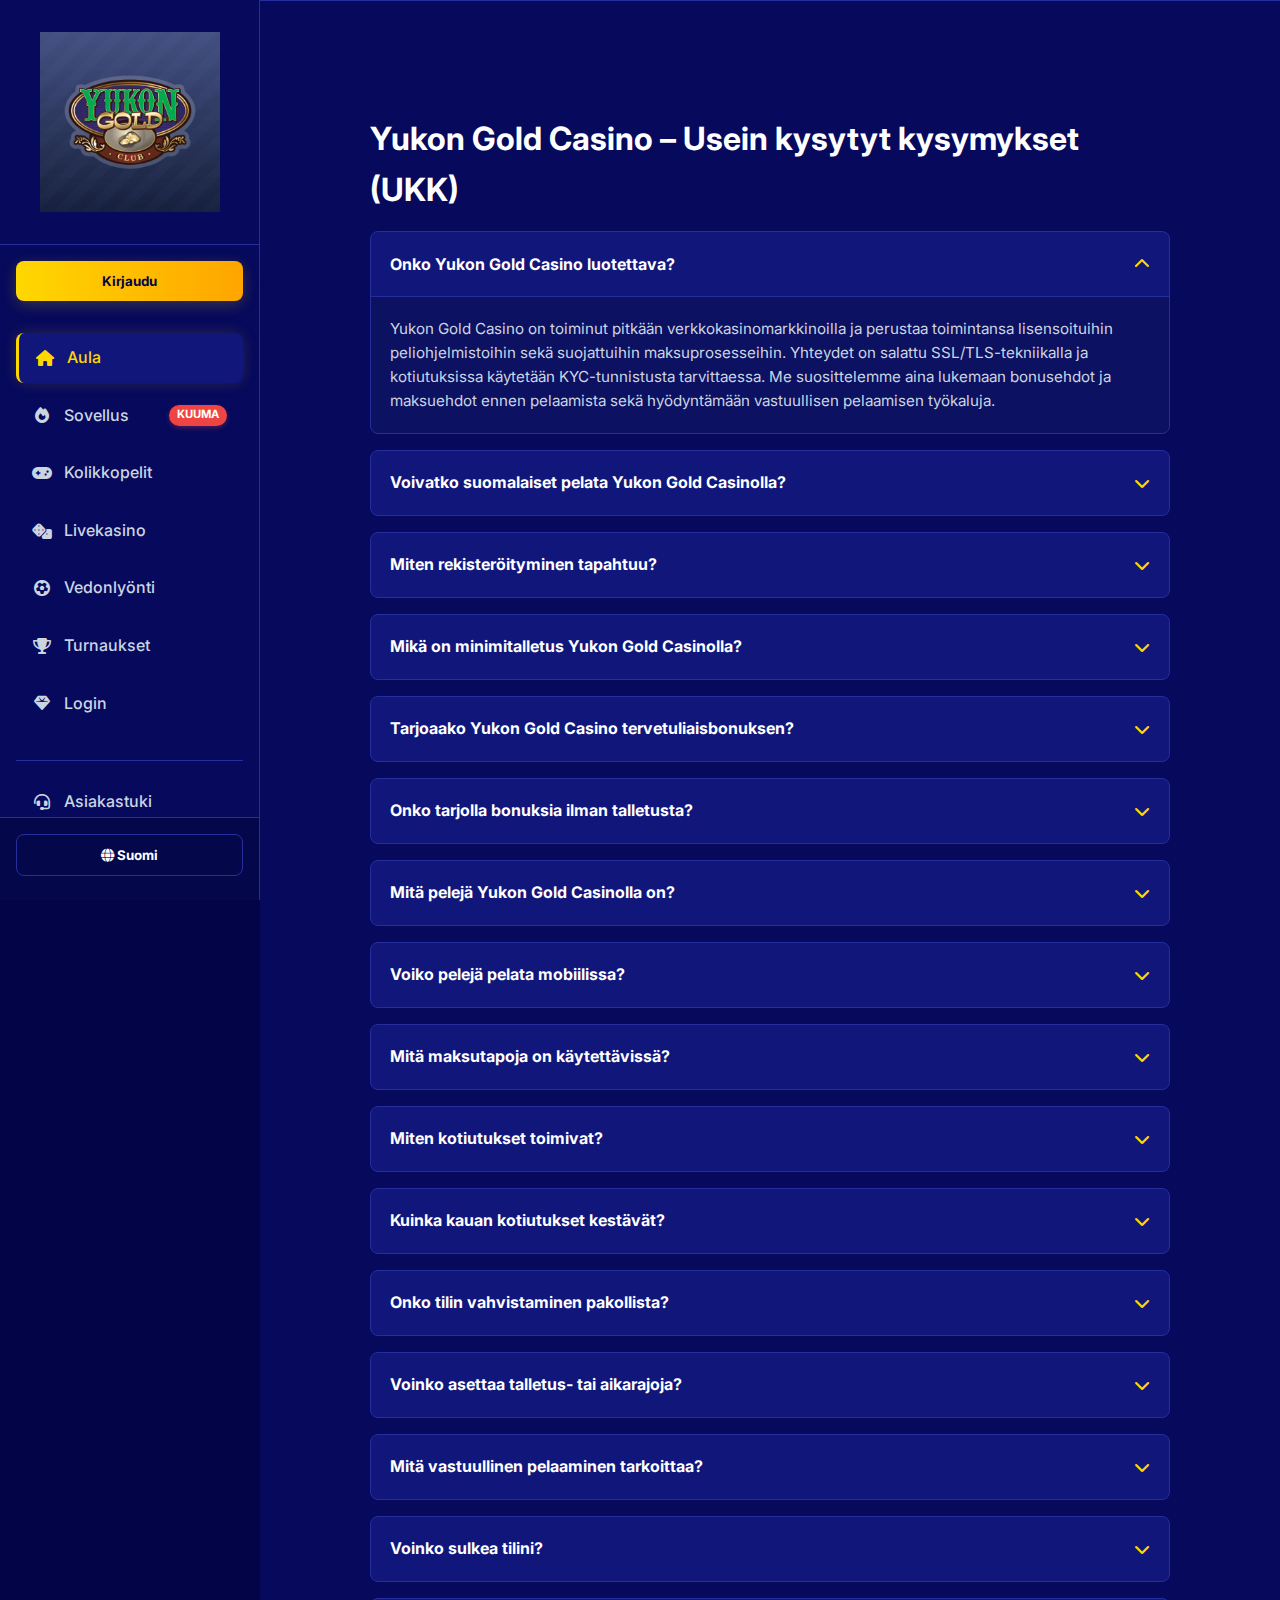
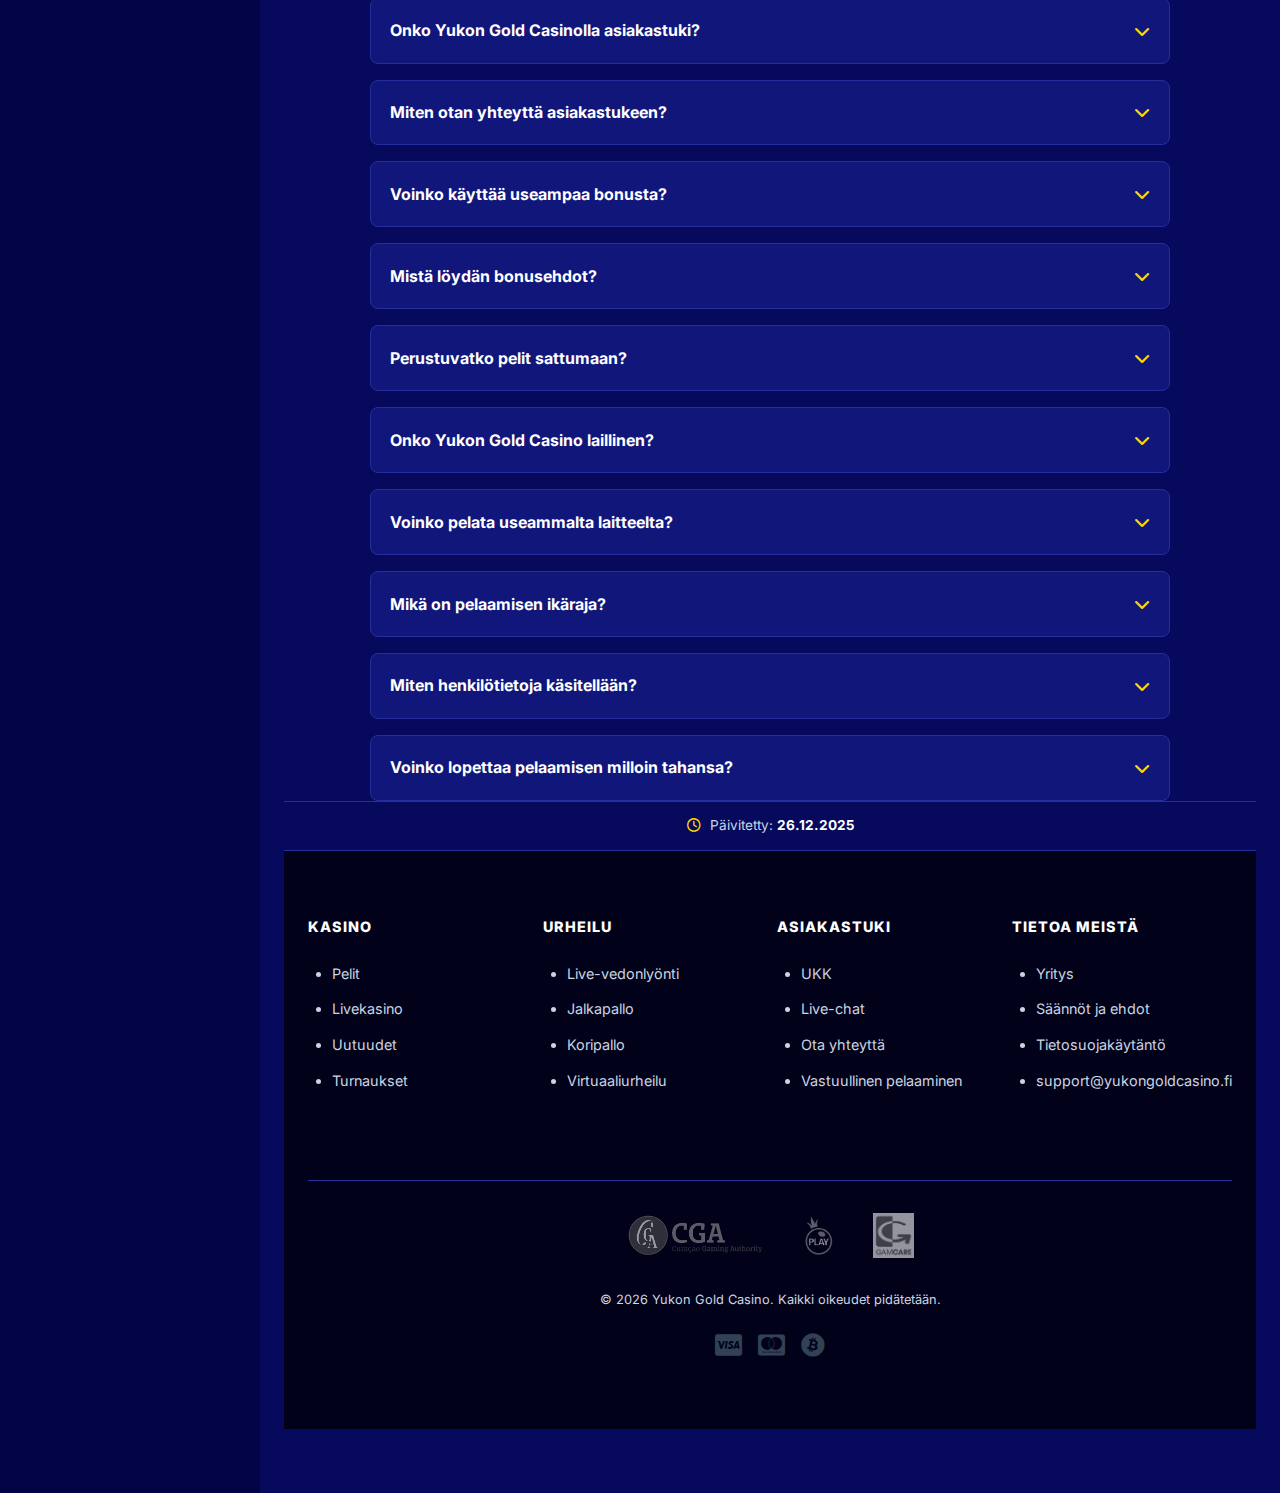
<file: faq/index.html>
<!DOCTYPE html>
<html lang="fi">
<head>
    <meta charset="UTF-8">
    <meta name="viewport" content="width=device-width, initial-scale=1.0">
    <title>Yukon Gold Casino UKK – Usein kysytyt kysymykset</title>
<meta name="description" content="Löydä vastaukset Yukon Gold Casinon usein kysyttyihin kysymyksiin. Pelaaminen, bonukset, maksutavat, kotiutukset ja turvallisuus selkeästi.">
    <link rel="stylesheet" href="https://cdnjs.cloudflare.com/ajax/libs/font-awesome/6.4.0/css/all.min.css">
    <link href="https://fonts.googleapis.com/css2?family=Inter:wght@400;500;700;900&display=swap" rel="stylesheet">
   <link rel="stylesheet" href="../style.css?=1.6">
     <link rel="canonical" href="/faq/">
</head>
<body>
    <input type="checkbox" id="drawer-check">

    <div class="main-layout">
<header class="mobile-top">
    <div class="logo-brand">
        <a href="/">
        <img src="/yukon gold casino logo (1).png" alt="Yukon Gold Casino" class="logo-img mobile-logo">
        </a>
    </div>

    <div class="top-controls">
        <a href="/go/">
        <button class="ui-btn-filled header-action">Kirjaudu</button>
        </a>
        <label for="drawer-check" class="burger-icon">
            <i class="fa-solid fa-bars"></i>
        </label>
    </div>
</header>

<aside class="side-nav">
    <div class="nav-top">
        <div class="logo-brand">
            <a href="/">
            <img src="/yukon gold casino logo (1).png" alt="Yukon Gold Casino" class="logo-img desktop-logo">
            </a>
        </div>
    </div>

    <div class="nav-bottom" style="background: transparent; border:none; padding-bottom: 0;">
        <a href="/go/">
        <button class="ui-btn ui-btn-filled">Kirjaudu</button>
        </a>
    </div>

    <nav class="menu-links">
        <a href="/" class="link-item current">
            <i class="fa-solid fa-house"></i>
            <span>Aula</span>
        </a>
        <a href="/app/" class="link-item">
            <i class="fa-solid fa-fire"></i>
            <span>Sovellus</span>
            <span class="badge-hot">KUUMA</span>
        </a>
        <a href="/" class="link-item">
            <i class="fa-solid fa-gamepad"></i>
            <span>Kolikkopelit</span>
        </a>
        <a href="/" class="link-item">
            <i class="fa-solid fa-dice"></i>
            <span>Livekasino</span>
        </a>
        <a href="/" class="link-item">
            <i class="fa-solid fa-futbol"></i>
            <span>Vedonlyönti</span>
        </a>
        <a href="/" class="link-item">
            <i class="fa-solid fa-trophy"></i>
            <span>Turnaukset</span>
        </a>
        <a href="/login/" class="link-item">
            <i class="fa-solid fa-gem"></i>
            <span>Login</span>
        </a>
        
        <div style="margin-top: 2rem; border-top: 1px solid var(--line-color); padding-top: 1rem;">
             <a href="/" class="link-item">
                <i class="fa-solid fa-headset"></i>
                <span>Asiakastuki</span>
            </a>
        </div>
    </nav>

    <div class="nav-bottom">
        <button class="ui-btn ui-btn-ghost"><i class="fa-solid fa-globe"></i> Suomi</button>
    </div>
</aside>
        <!-- MAIN CONTENT -->
        <main class="content-area">


 

            <!-- Content Section -->
            <div class="text-block">
                <div class="inner-wrap">
    </section>             
  </div>
  <div class="faq-container">
    <h1>Yukon Gold Casino – Usein kysytyt kysymykset (UKK)</h1>

    <details class="faq-item" open>
        <summary class="faq-trigger">
            <span>Onko Yukon Gold Casino luotettava?</span>
            <i class="fa-solid fa-chevron-down icon-state"></i>
        </summary>
        <div class="faq-content">
            <div class="faq-inner">
                <p>Yukon Gold Casino on toiminut pitkään verkkokasinomarkkinoilla ja perustaa toimintansa lisensoituihin peliohjelmistoihin sekä suojattuihin maksuprosesseihin. Yhteydet on salattu SSL/TLS-tekniikalla ja kotiutuksissa käytetään KYC-tunnistusta tarvittaessa. Me suosittelemme aina lukemaan bonusehdot ja maksuehdot ennen pelaamista sekä hyödyntämään vastuullisen pelaamisen työkaluja.</p>
            </div>
        </div>
    </details>

    <details class="faq-item">
        <summary class="faq-trigger">
            <span>Voivatko suomalaiset pelata Yukon Gold Casinolla?</span>
            <i class="fa-solid fa-chevron-down icon-state"></i>
        </summary>
        <div class="faq-content">
            <div class="faq-inner">
                <p>Kyllä. Yukon Gold Casino hyväksyy suomalaiset pelaajat ja tarjoaa EUR-valuutan. Sivuston keskeiset osiot ovat helppokäyttöisiä suomalaisille, ja maksutavat ovat tuttuja. Pelien sisäinen kieli voi vaihdella pelivalmistajan mukaan.</p>
            </div>
        </div>
    </details>

    <details class="faq-item">
        <summary class="faq-trigger">
            <span>Miten rekisteröityminen tapahtuu?</span>
            <i class="fa-solid fa-chevron-down icon-state"></i>
        </summary>
        <div class="faq-content">
            <div class="faq-inner">
                <p>Rekisteröityminen tapahtuu täyttämällä lomake perustiedoilla ja vahvistamalla tili sähköpostin kautta. Prosessi vie yleensä vain muutaman minuutin.</p>
            </div>
        </div>
    </details>

    <details class="faq-item">
        <summary class="faq-trigger">
            <span>Mikä on minimitalletus Yukon Gold Casinolla?</span>
            <i class="fa-solid fa-chevron-down icon-state"></i>
        </summary>
        <div class="faq-content">
            <div class="faq-inner">
                <p>Minimitalletus on yleensä 10 €. Tämä mahdollistaa pelaamisen aloittamisen pienemmällä budjetilla ja pelivalikoiman testaamisen ilman suurta riskiä.</p>
            </div>
        </div>
    </details>

    <details class="faq-item">
        <summary class="faq-trigger">
            <span>Tarjoaako Yukon Gold Casino tervetuliaisbonuksen?</span>
            <i class="fa-solid fa-chevron-down icon-state"></i>
        </summary>
        <div class="faq-content">
            <div class="faq-inner">
                <p>Kyllä. Uusille pelaajille on tarjolla tervetuliaisbonus, jonka sisältö ja ehdot vaihtelevat kampanjan mukaan. Bonuksen ehdot tulee aina tarkistaa ennen aktivointia.</p>
            </div>
        </div>
    </details>

    <details class="faq-item">
        <summary class="faq-trigger">
            <span>Onko tarjolla bonuksia ilman talletusta?</span>
            <i class="fa-solid fa-chevron-down icon-state"></i>
        </summary>
        <div class="faq-content">
            <div class="faq-inner">
                <p>No deposit -bonuksia ei ole jatkuvasti tarjolla, mutta ajoittain kasino voi järjestää kampanjoita, kuten ilmaiskierroksia ilman talletusta. Ajankohtaiset tarjoukset löytyvät kampanjasivulta.</p>
            </div>
        </div>
    </details>

    <details class="faq-item">
        <summary class="faq-trigger">
            <span>Mitä pelejä Yukon Gold Casinolla on?</span>
            <i class="fa-solid fa-chevron-down icon-state"></i>
        </summary>
        <div class="faq-content">
            <div class="faq-inner">
                <p>Valikoimaan kuuluu laaja määrä kolikkopelejä, pöytäpelejä sekä valittuja live-kasinopelejä useilta tunnetuilta pelivalmistajilta.</p>
            </div>
        </div>
    </details>

    <details class="faq-item">
        <summary class="faq-trigger">
            <span>Voiko pelejä pelata mobiilissa?</span>
            <i class="fa-solid fa-chevron-down icon-state"></i>
        </summary>
        <div class="faq-content">
            <div class="faq-inner">
                <p>Kyllä. Yukon Gold Casino toimii sujuvasti mobiiliselaimella ilman erillistä sovellusta.</p>
            </div>
        </div>
    </details>

    <details class="faq-item">
        <summary class="faq-trigger">
            <span>Mitä maksutapoja on käytettävissä?</span>
            <i class="fa-solid fa-chevron-down icon-state"></i>
        </summary>
        <div class="faq-content">
            <div class="faq-inner">
                <p>Käytettävissä on useita yleisiä maksutapoja, kuten pankkisiirrot, kortit ja mahdollisesti sähköiset lompakot alueesta riippuen.</p>
            </div>
        </div>
    </details>

    <details class="faq-item">
        <summary class="faq-trigger">
            <span>Miten kotiutukset toimivat?</span>
            <i class="fa-solid fa-chevron-down icon-state"></i>
        </summary>
        <div class="faq-content">
            <div class="faq-inner">
                <p>Kotiutus tehdään kassasta valitsemalla nostotapa ja summa. Ensimmäinen kotiutus edellyttää usein tilin vahvistamista. Käsittelyaika riippuu maksutavasta.</p>
            </div>
        </div>
    </details>

    <details class="faq-item">
        <summary class="faq-trigger">
            <span>Kuinka kauan kotiutukset kestävät?</span>
            <i class="fa-solid fa-chevron-down icon-state"></i>
        </summary>
        <div class="faq-content">
            <div class="faq-inner">
                <p>Kotiutusten käsittelyaika vaihtelee maksutavan ja vahvistuksen mukaan, mutta ne pyritään käsittelemään mahdollisimman nopeasti.</p>
            </div>
        </div>
    </details>

    <details class="faq-item">
        <summary class="faq-trigger">
            <span>Onko tilin vahvistaminen pakollista?</span>
            <i class="fa-solid fa-chevron-down icon-state"></i>
        </summary>
        <div class="faq-content">
            <div class="faq-inner">
                <p>Kyllä. Tilin vahvistaminen vaaditaan yleensä ennen ensimmäistä kotiutusta turvallisuuden ja sääntelyn vuoksi.</p>
            </div>
        </div>
    </details>

    <details class="faq-item">
        <summary class="faq-trigger">
            <span>Voinko asettaa talletus- tai aikarajoja?</span>
            <i class="fa-solid fa-chevron-down icon-state"></i>
        </summary>
        <div class="faq-content">
            <div class="faq-inner">
                <p>Kyllä. Kasino tarjoaa työkaluja, joilla voit asettaa rajoja oman pelaamisen hallintaan.</p>
            </div>
        </div>
    </details>

    <details class="faq-item">
        <summary class="faq-trigger">
            <span>Mitä vastuullinen pelaaminen tarkoittaa?</span>
            <i class="fa-solid fa-chevron-down icon-state"></i>
        </summary>
        <div class="faq-content">
            <div class="faq-inner">
                <p>Pelaaminen on tarkoitettu viihteeksi. Kasino tarjoaa työkaluja, kuten talletusrajoja ja itse-estoja, pelaamisen hallintaan.</p>
            </div>
        </div>
    </details>

    <details class="faq-item">
        <summary class="faq-trigger">
            <span>Voinko sulkea tilini?</span>
            <i class="fa-solid fa-chevron-down icon-state"></i>
        </summary>
        <div class="faq-content">
            <div class="faq-inner">
                <p>Kyllä. Tilin voi sulkea väliaikaisesti tai pysyvästi ottamalla yhteyttä asiakastukeen.</p>
            </div>
        </div>
    </details>

    <details class="faq-item">
        <summary class="faq-trigger">
            <span>Onko Yukon Gold Casinolla asiakastuki?</span>
            <i class="fa-solid fa-chevron-down icon-state"></i>
        </summary>
        <div class="faq-content">
            <div class="faq-inner">
                <p>Kyllä. Asiakastuki auttaa pelaajia rekisteröitymiseen, maksuihin ja peleihin liittyvissä kysymyksissä.</p>
            </div>
        </div>
    </details>

    <details class="faq-item">
        <summary class="faq-trigger">
            <span>Miten otan yhteyttä asiakastukeen?</span>
            <i class="fa-solid fa-chevron-down icon-state"></i>
        </summary>
        <div class="faq-content">
            <div class="faq-inner">
                <p>Yhteydenotto onnistuu kasinon tarjoamien tukikanavien kautta, kuten sähköpostilla tai chatissa.</p>
            </div>
        </div>
    </details>

    <details class="faq-item">
        <summary class="faq-trigger">
            <span>Voinko käyttää useampaa bonusta?</span>
            <i class="fa-solid fa-chevron-down icon-state"></i>
        </summary>
        <div class="faq-content">
            <div class="faq-inner">
                <p>Yleensä vain yksi bonus voi olla aktiivinen kerrallaan bonusehtojen mukaisesti.</p>
            </div>
        </div>
    </details>

    <details class="faq-item">
        <summary class="faq-trigger">
            <span>Mistä löydän bonusehdot?</span>
            <i class="fa-solid fa-chevron-down icon-state"></i>
        </summary>
        <div class="faq-content">
            <div class="faq-inner">
                <p>Bonusehdot löytyvät aina kampanjan omalta sivulta sekä kasinon bonusehdoista.</p>
            </div>
        </div>
    </details>

    <details class="faq-item">
        <summary class="faq-trigger">
            <span>Perustuvatko pelit sattumaan?</span>
            <i class="fa-solid fa-chevron-down icon-state"></i>
        </summary>
        <div class="faq-content">
            <div class="faq-inner">
                <p>Kyllä. Kasinopeleissä tulokset määräytyvät satunnaisuuden perusteella.</p>
            </div>
        </div>
    </details>

    <details class="faq-item">
        <summary class="faq-trigger">
            <span>Onko Yukon Gold Casino laillinen?</span>
            <i class="fa-solid fa-chevron-down icon-state"></i>
        </summary>
        <div class="faq-content">
            <div class="faq-inner">
                <p>Kyllä. Kasino toimii voimassa olevan lisenssin alaisuudessa.</p>
            </div>
        </div>
    </details>

    <details class="faq-item">
        <summary class="faq-trigger">
            <span>Voinko pelata useammalta laitteelta?</span>
            <i class="fa-solid fa-chevron-down icon-state"></i>
        </summary>
        <div class="faq-content">
            <div class="faq-inner">
                <p>Kyllä. Sama käyttäjätili toimii tietokoneella, tabletilla ja mobiililaitteella.</p>
            </div>
        </div>
    </details>

    <details class="faq-item">
        <summary class="faq-trigger">
            <span>Mikä on pelaamisen ikäraja?</span>
            <i class="fa-solid fa-chevron-down icon-state"></i>
        </summary>
        <div class="faq-content">
            <div class="faq-inner">
                <p>Pelaaminen on sallittua vain vähintään 18-vuotiaille.</p>
            </div>
        </div>
    </details>

    <details class="faq-item">
        <summary class="faq-trigger">
            <span>Miten henkilötietoja käsitellään?</span>
            <i class="fa-solid fa-chevron-down icon-state"></i>
        </summary>
        <div class="faq-content">
            <div class="faq-inner">
                <p>Henkilötiedot käsitellään tietosuojakäytännön mukaisesti luottamuksellisesti ja turvallisesti.</p>
            </div>
        </div>
    </details>

    <details class="faq-item">
        <summary class="faq-trigger">
            <span>Voinko lopettaa pelaamisen milloin tahansa?</span>
            <i class="fa-solid fa-chevron-down icon-state"></i>
        </summary>
        <div class="faq-content">
            <div class="faq-inner">
                <p>Kyllä. Pelaaminen on vapaaehtoista, ja tilin voi sulkea pyynnöstä milloin tahansa.</p>
            </div>
        </div>
    </details>
</div>



            <!-- Footer -->
<div style="background-color: var(--color-surface); border-top: 1px solid var(--line-color); padding: 0.8rem; text-align: center; font-size: 0.85rem; color: var(--txt-muted);">
    <i class="fa-regular fa-clock" style="margin-right: 5px; color: var(--theme-yellow);"></i> 
    Päivitetty: <strong>26.12.2025</strong>
</div>

<footer class="page-footer">
    <div class="footer-columns">
        <div class="footer-group">
            <h4>Kasino</h4>
            <ul>
                <li><a href="/">Pelit</a></li>
                <li><a href="/">Livekasino</a></li>
                <li><a href="/">Uutuudet</a></li>
                <li><a href="/">Turnaukset</a></li>
            </ul>
        </div>
        <div class="footer-group">
            <h4>Urheilu</h4>
            <ul>
                <li><a href="/">Live-vedonlyönti</a></li>
                <li><a href="/">Jalkapallo</a></li>
                <li><a href="/">Koripallo</a></li>
                <li><a href="/">Virtuaaliurheilu</a></li>
            </ul>
        </div>
        <div class="footer-group">
            <h4>Asiakastuki</h4>
            <ul>
                <li><a href="/faq/">UKK</a></li>
                <li><a href="/">Live-chat</a></li>
                <li><a href="/contact/">Ota yhteyttä</a></li>
                <li><a href="/responsible-gambling/">Vastuullinen pelaaminen</a></li>
            </ul>
        </div>
        <div class="footer-group">
            <h4>Tietoa meistä</h4>
            <ul>
                <li><a href="/about-us/">Yritys</a></li>
                <li><a href="/terms-and-conditions/">Säännöt ja ehdot</a></li>
                <li><a href="/privacy-policy/">Tietosuojakäytäntö</a></li>
                <li><a href="mailto:"support@yukongoldcasino.fi">support@yukongoldcasino.fi</a></li>
            </ul>
        </div>
    </div>

    <div class="legal-copy">
        <div class="footer-partners">
            <a href="https://www.gamingcontrolcuracao.org/">
            <img src="/cga-logo.png" alt="CGA Logo" class="trust-logo"></a>
            <img src="/pragmaticplay_logo.webp" alt="Pragmatic Play" class="trust-logo">
            <a href="https://www.gamcare.org.uk/">
            <img src="/gamcare.png" alt="gamecare" class="trust-logo">
            </a>
        </div>

        <p>&copy; 2026 Yukon Gold Casino. Kaikki oikeudet pidätetään.</p>
        
        <div style="margin-top: 1rem; font-size: 1.5rem; color: #334155;">
            <i class="fa-brands fa-cc-visa" style="margin: 0 5px;"></i>
            <i class="fa-brands fa-cc-mastercard" style="margin: 0 5px;"></i>
            <i class="fa-brands fa-bitcoin" style="margin: 0 5px;"></i>
        </div>
    </div>
</footer>
        </main>
    </div>

</body>
</html>
</file>
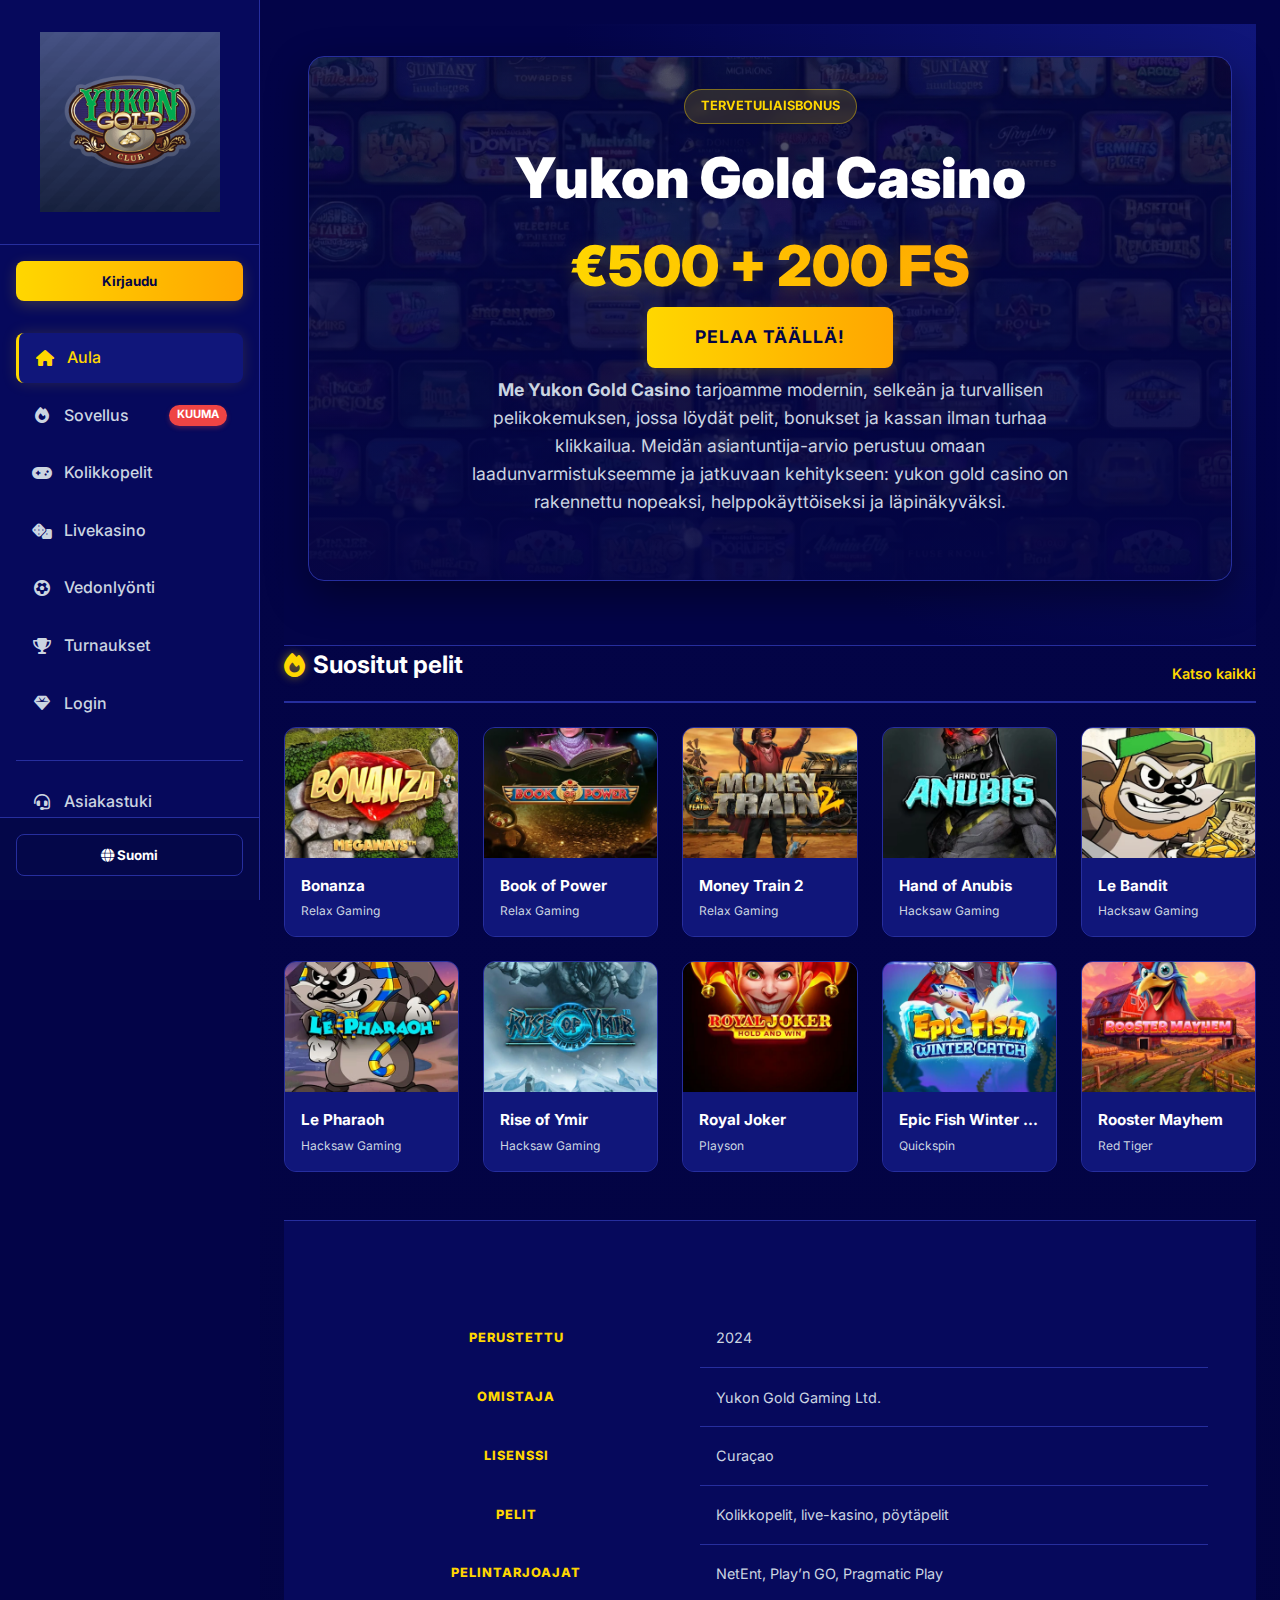
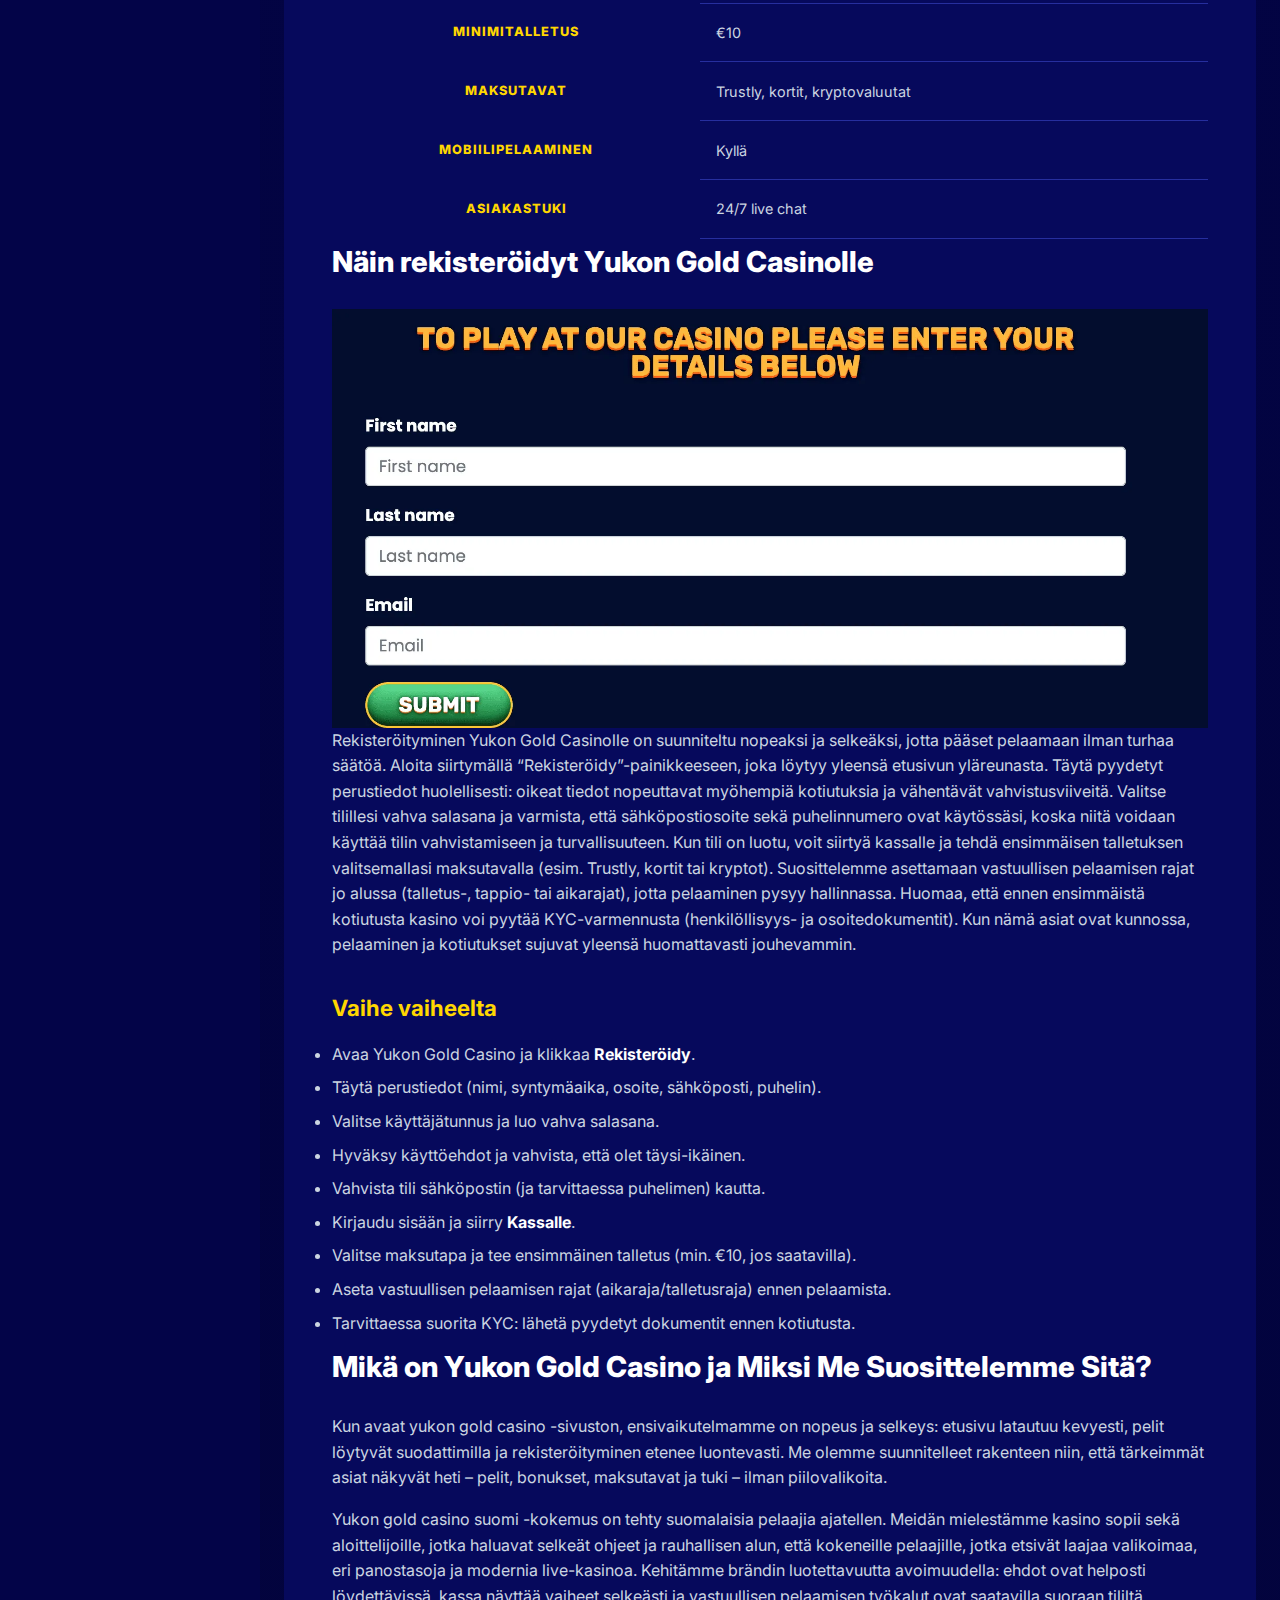
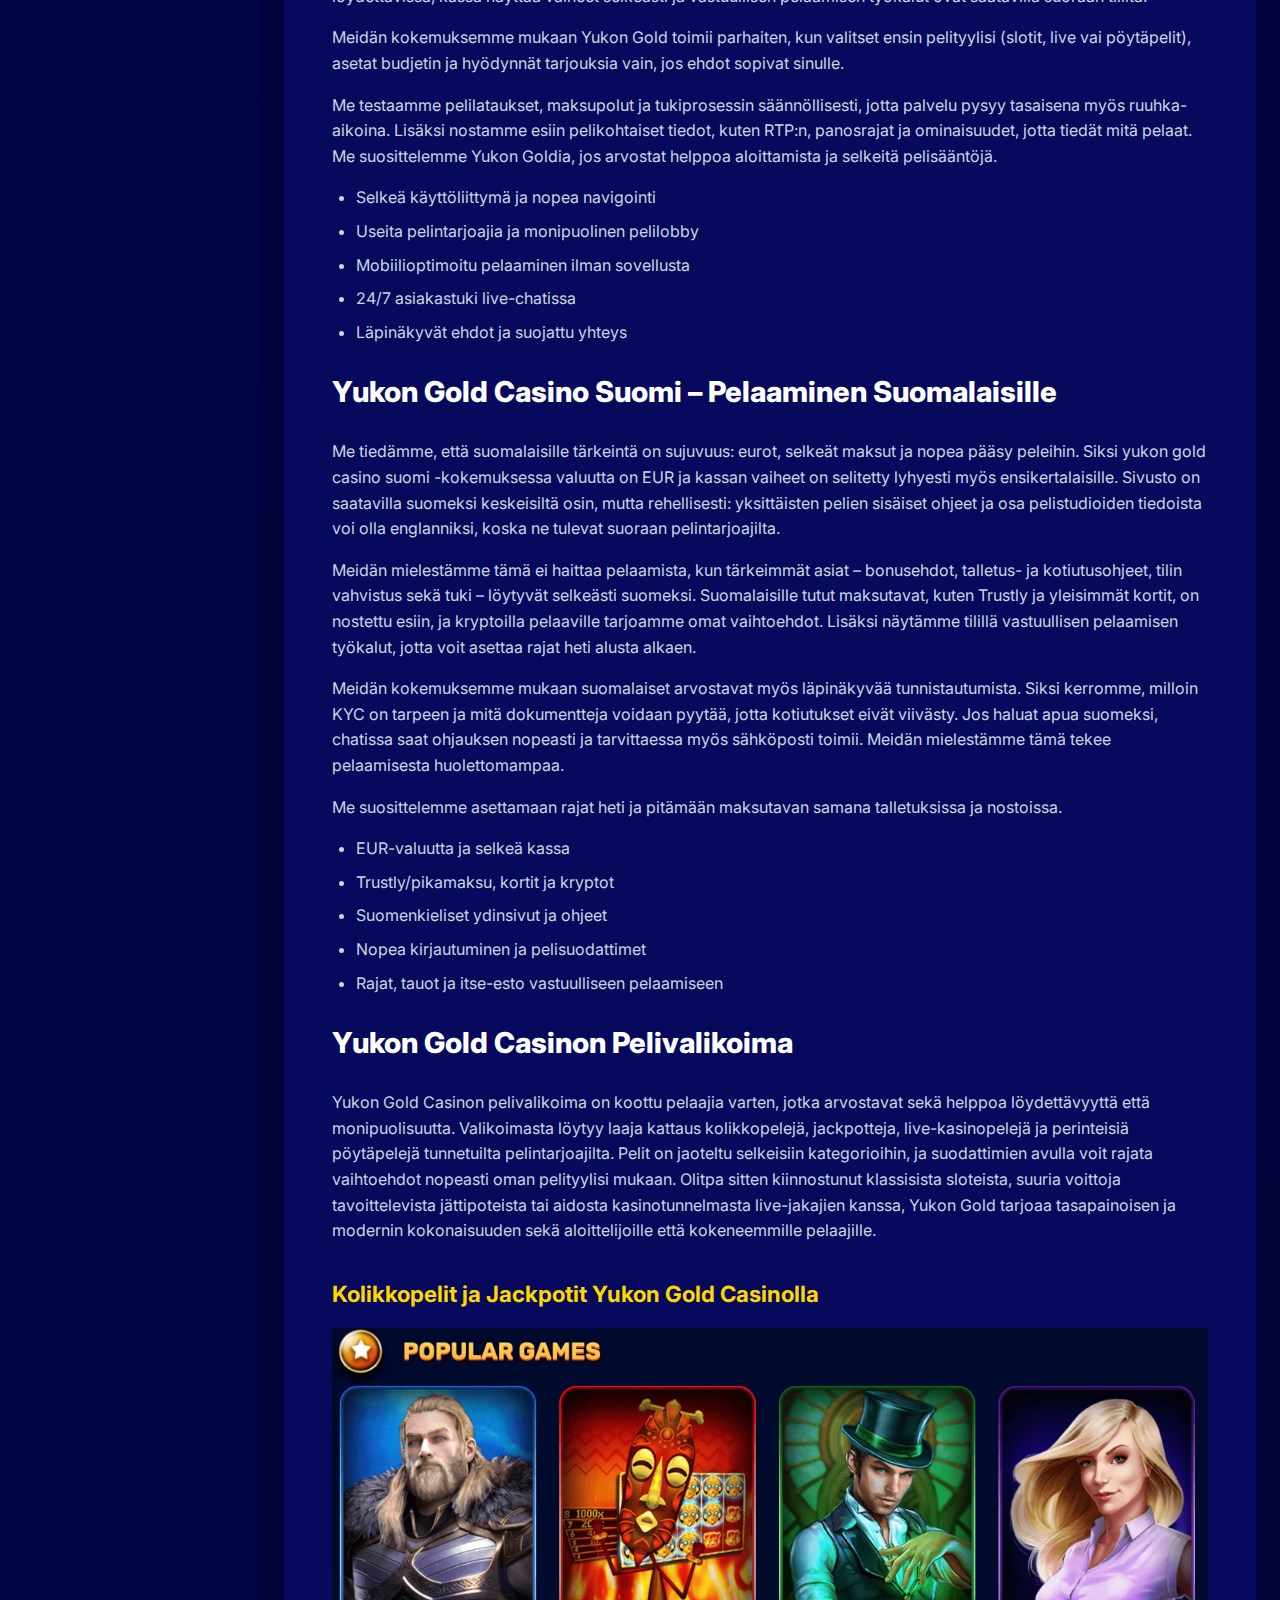
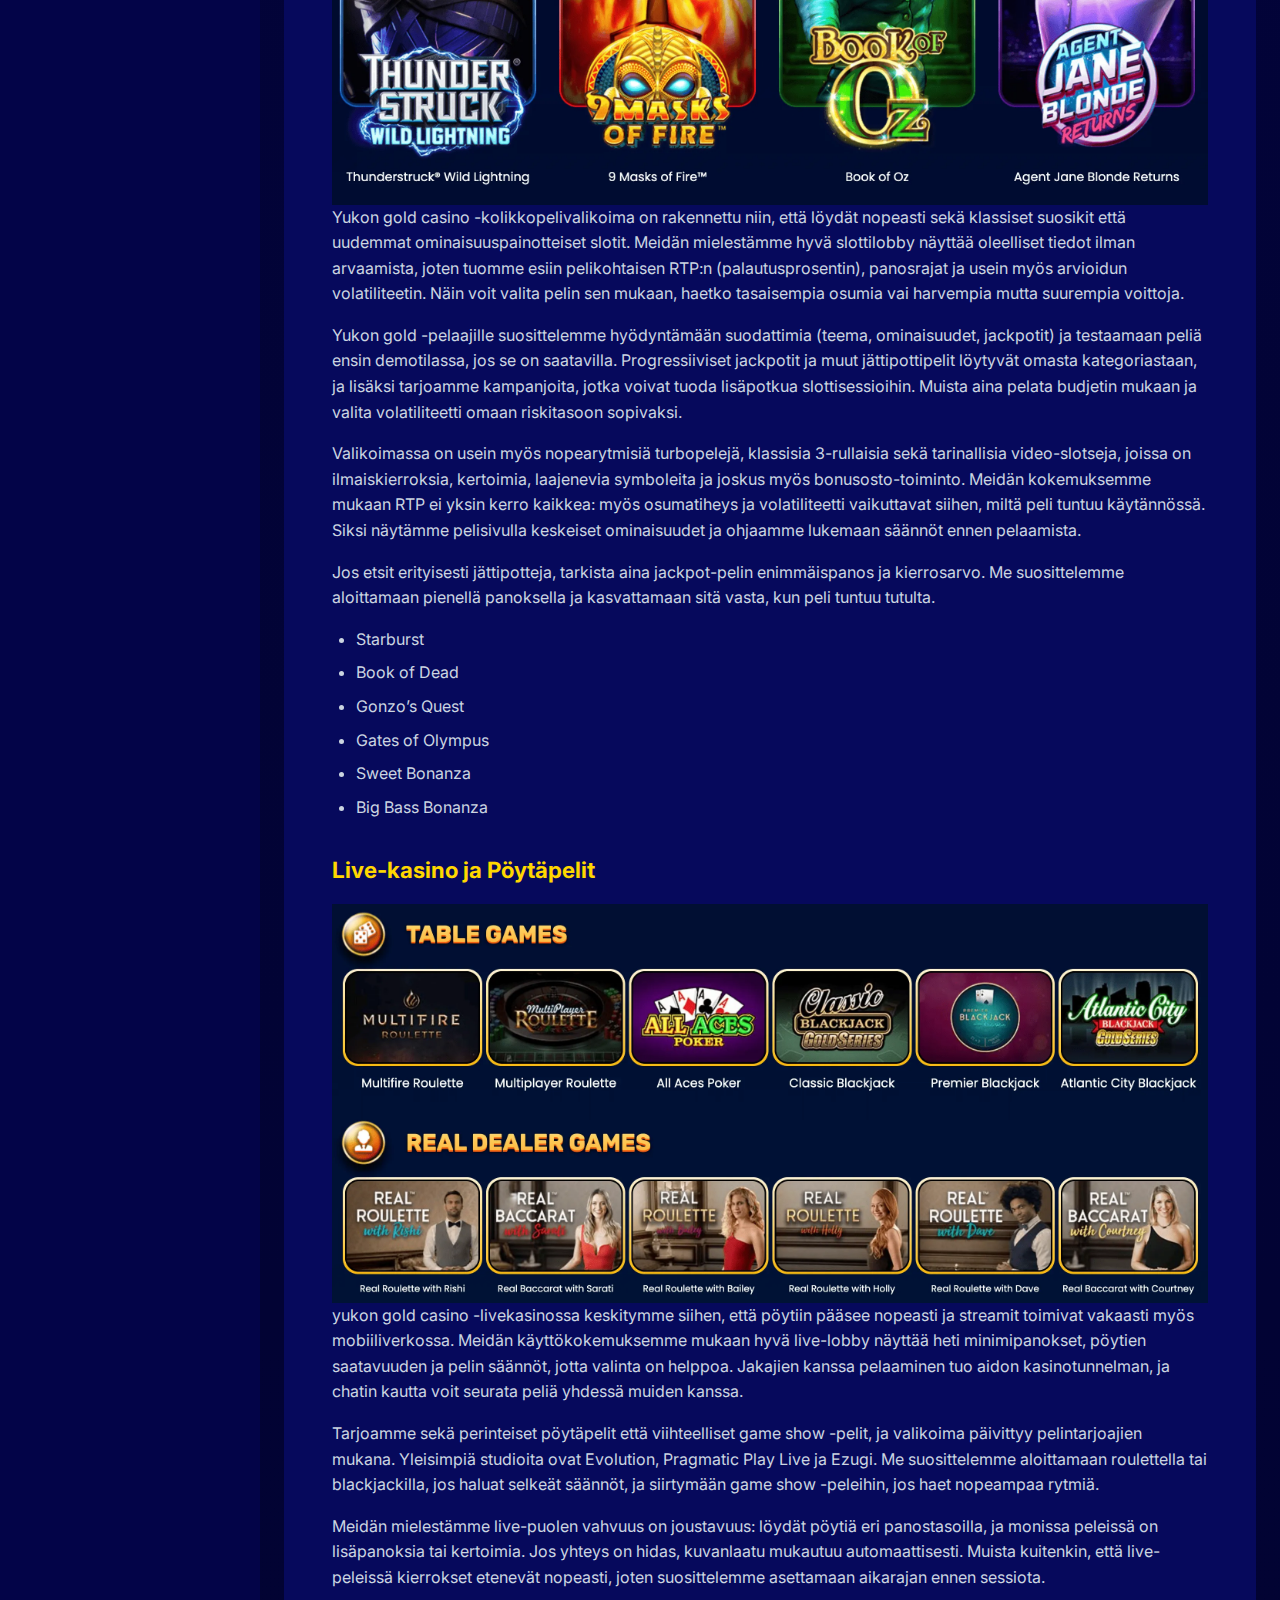
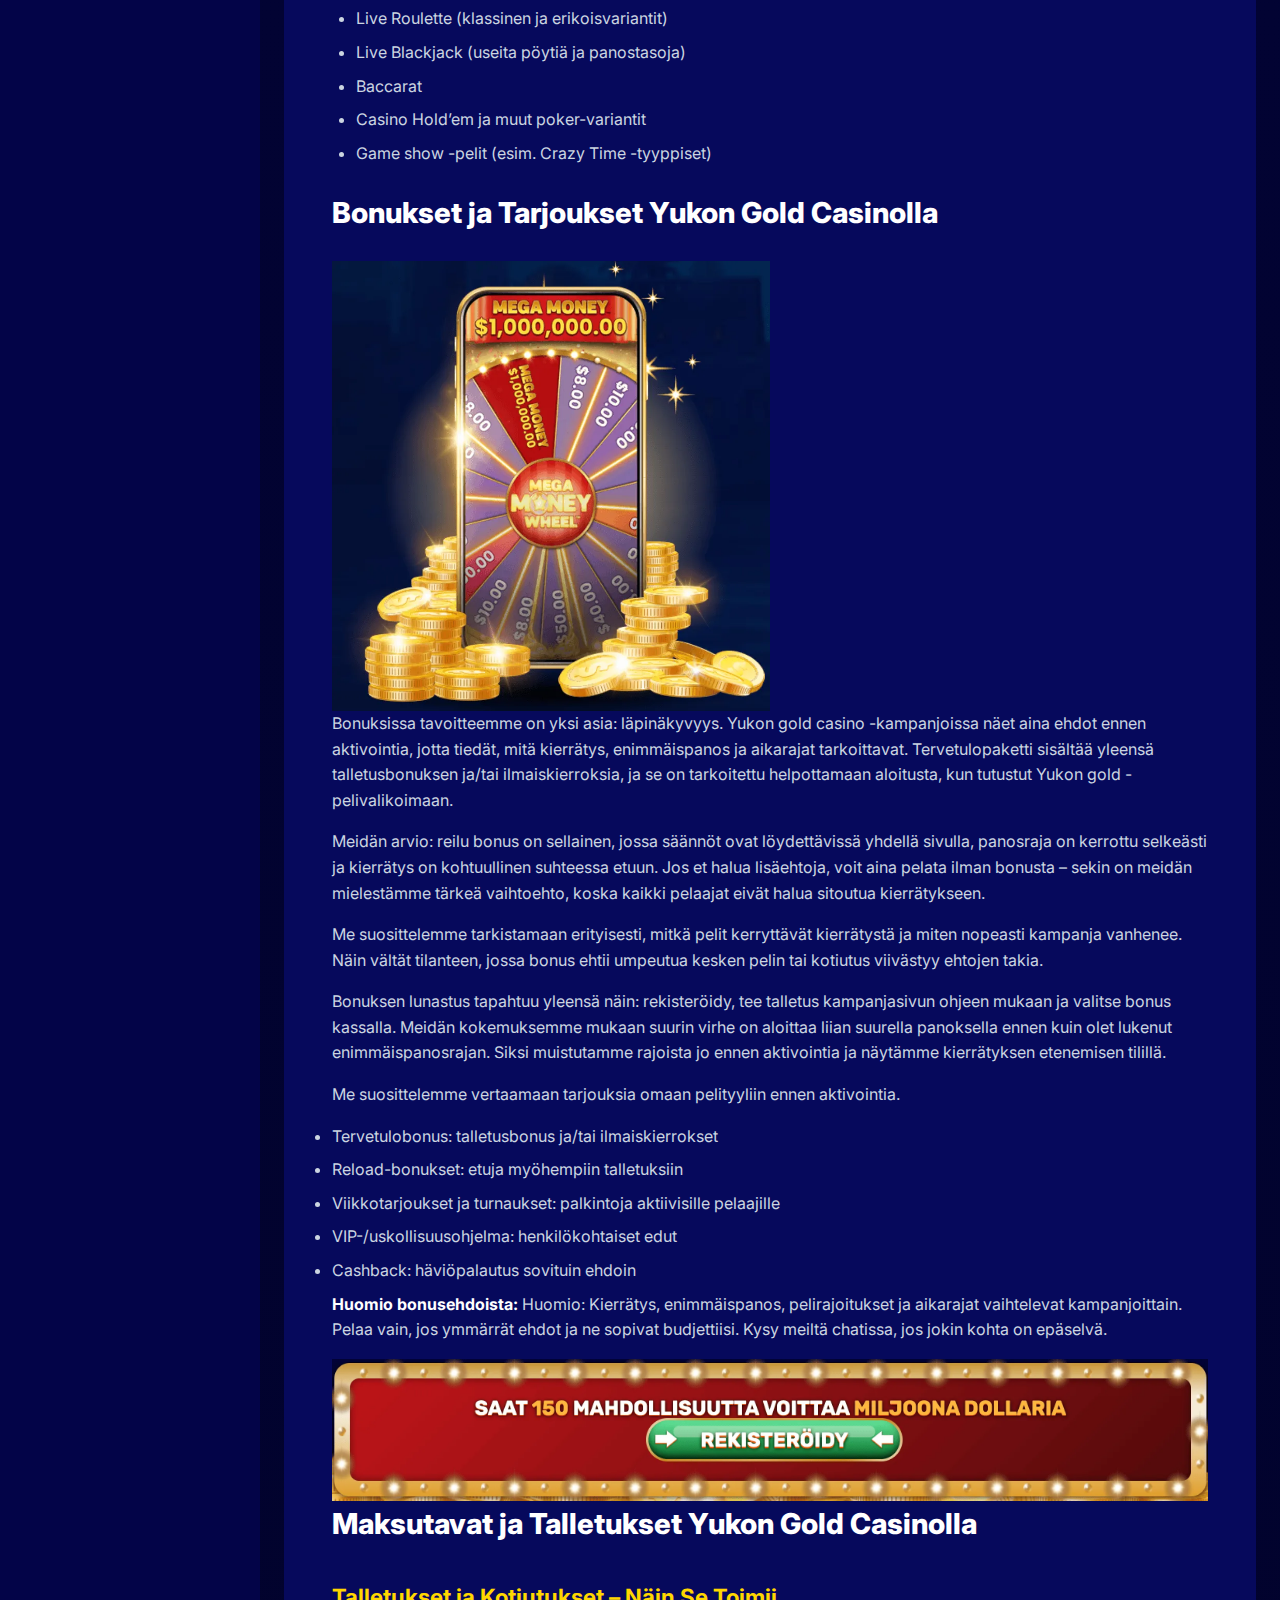
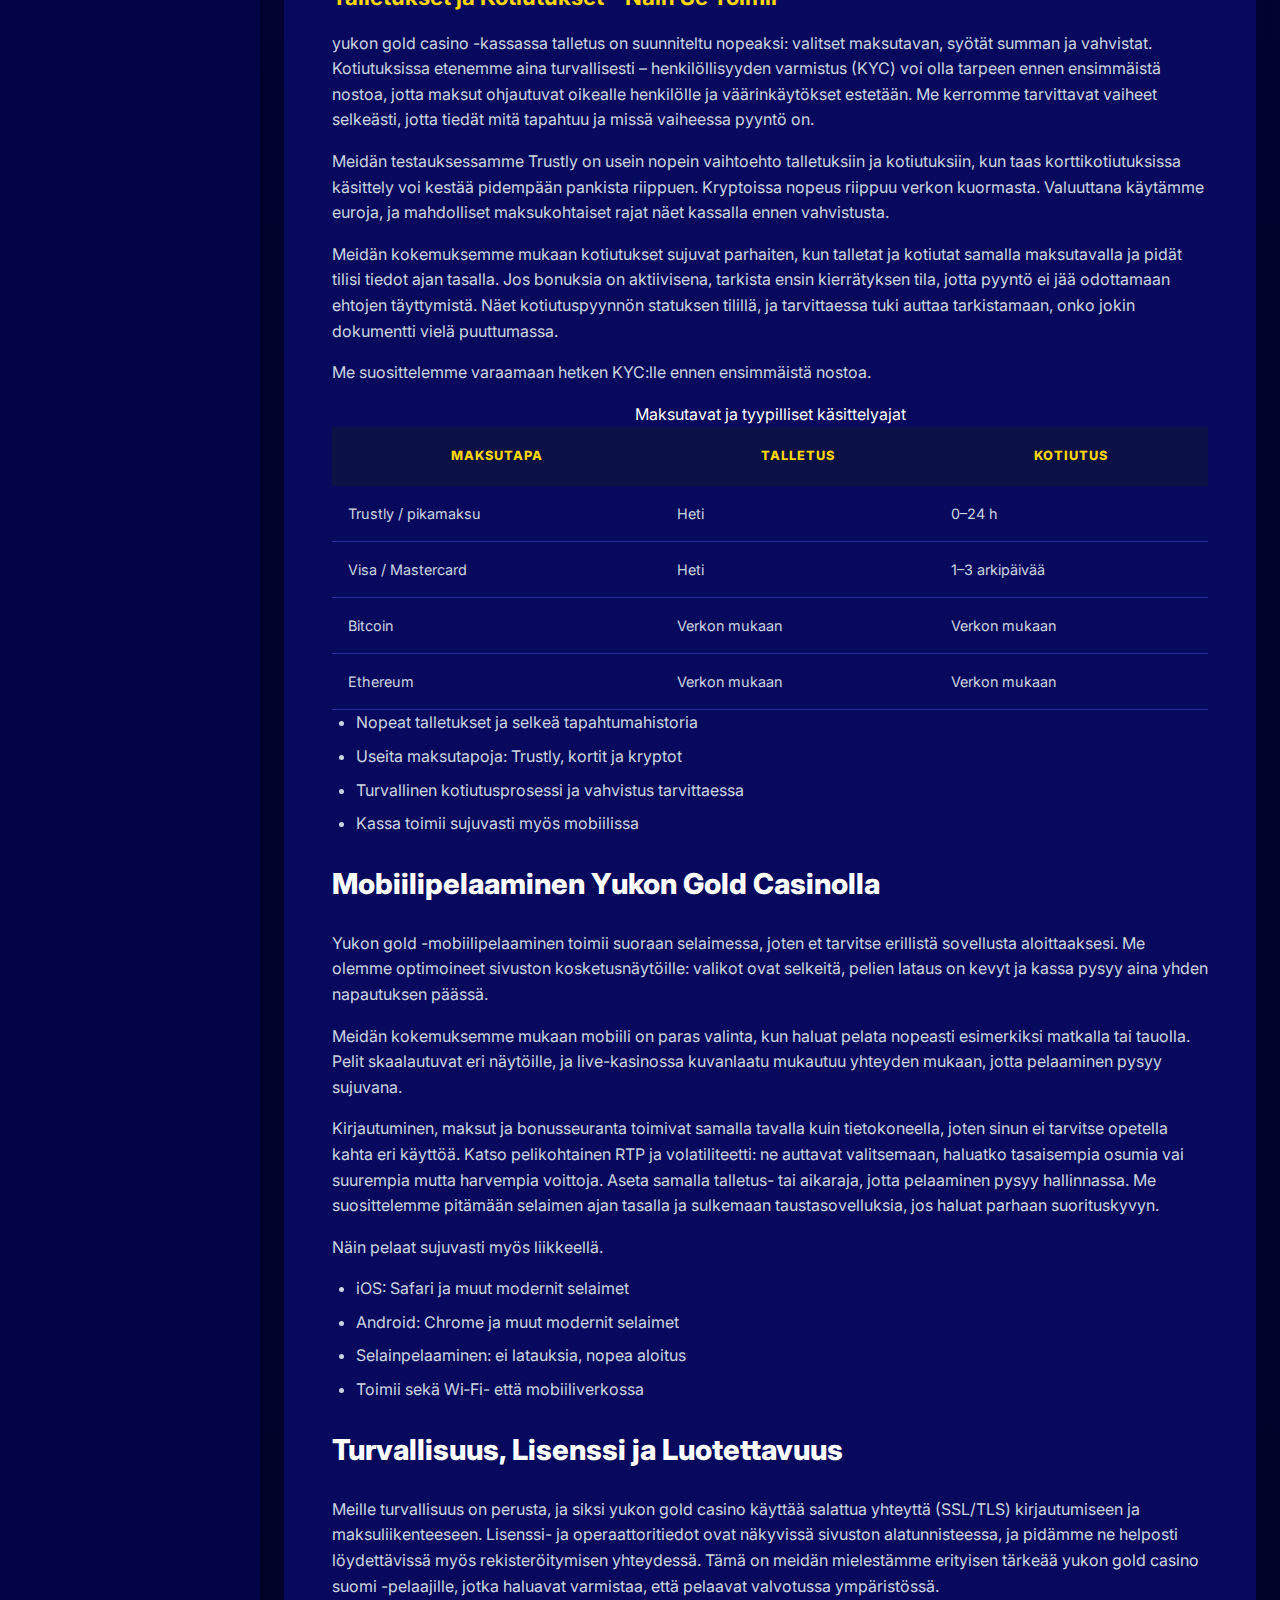
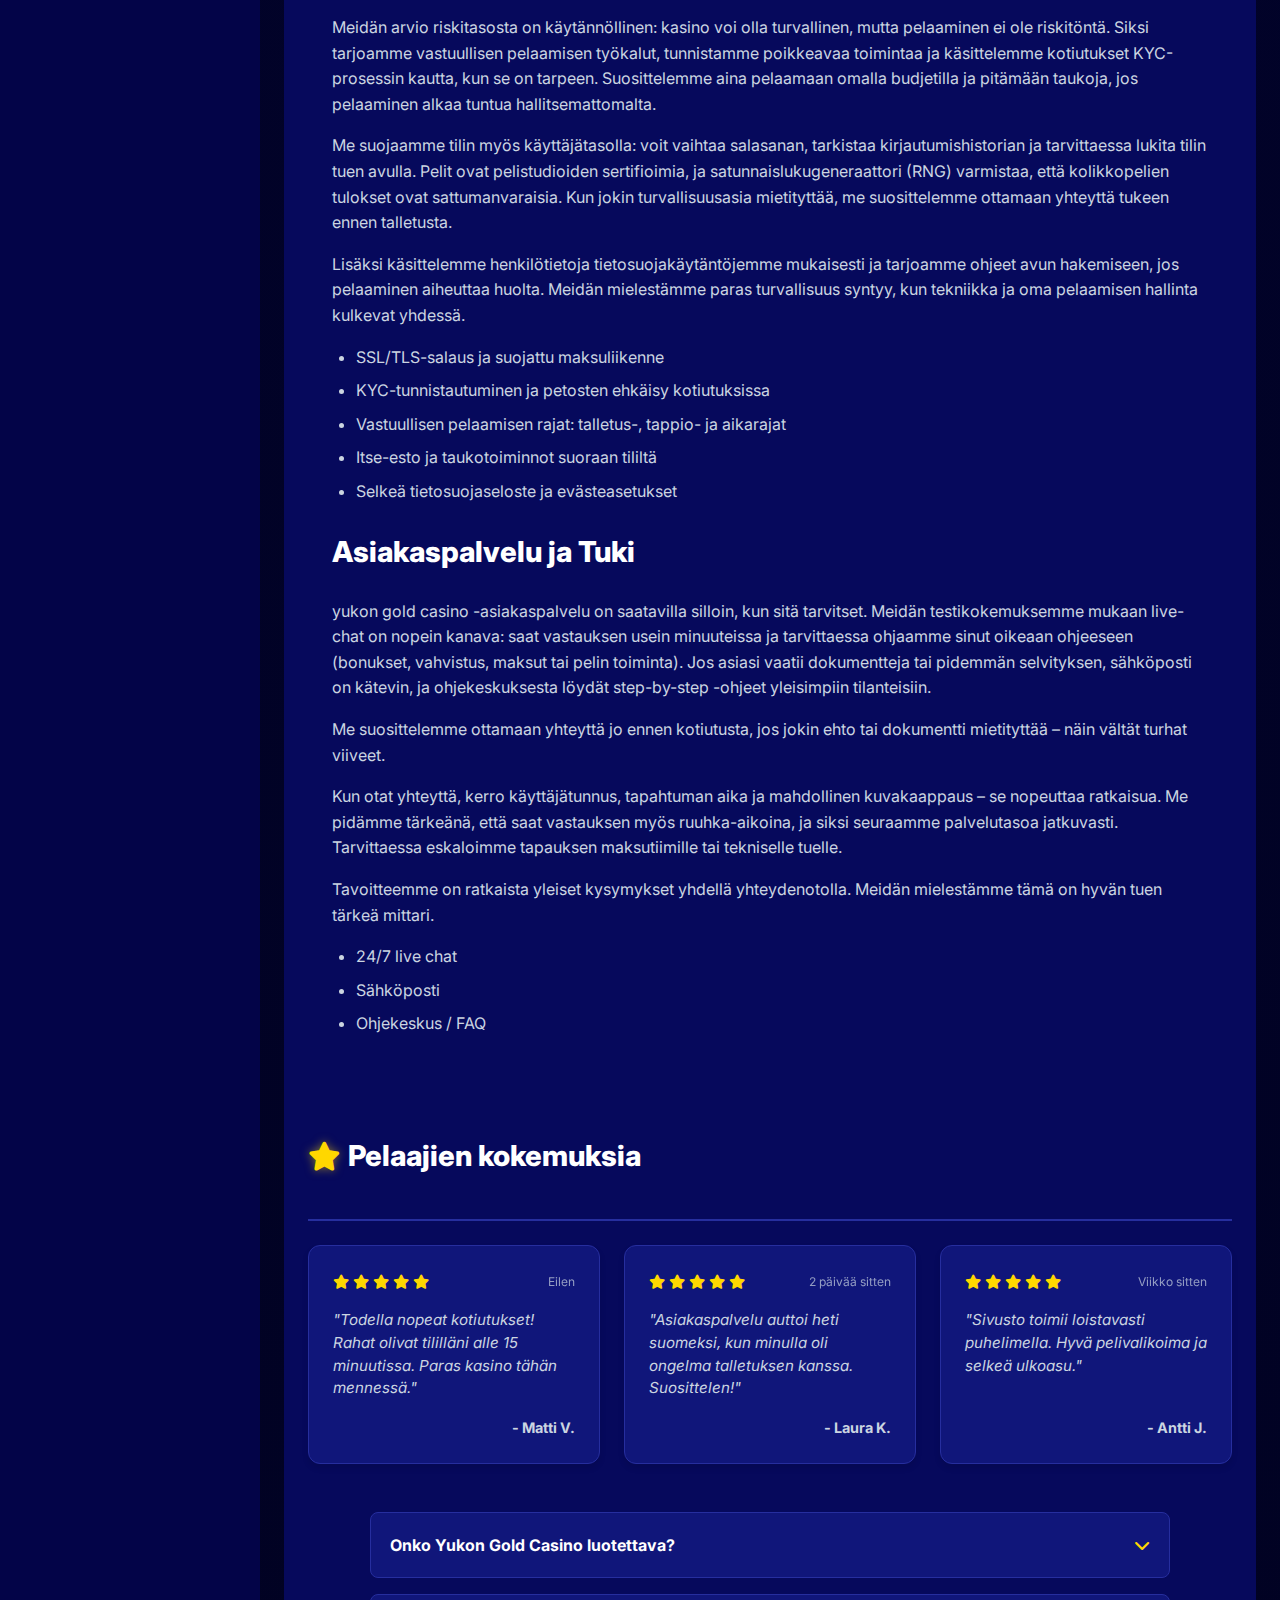
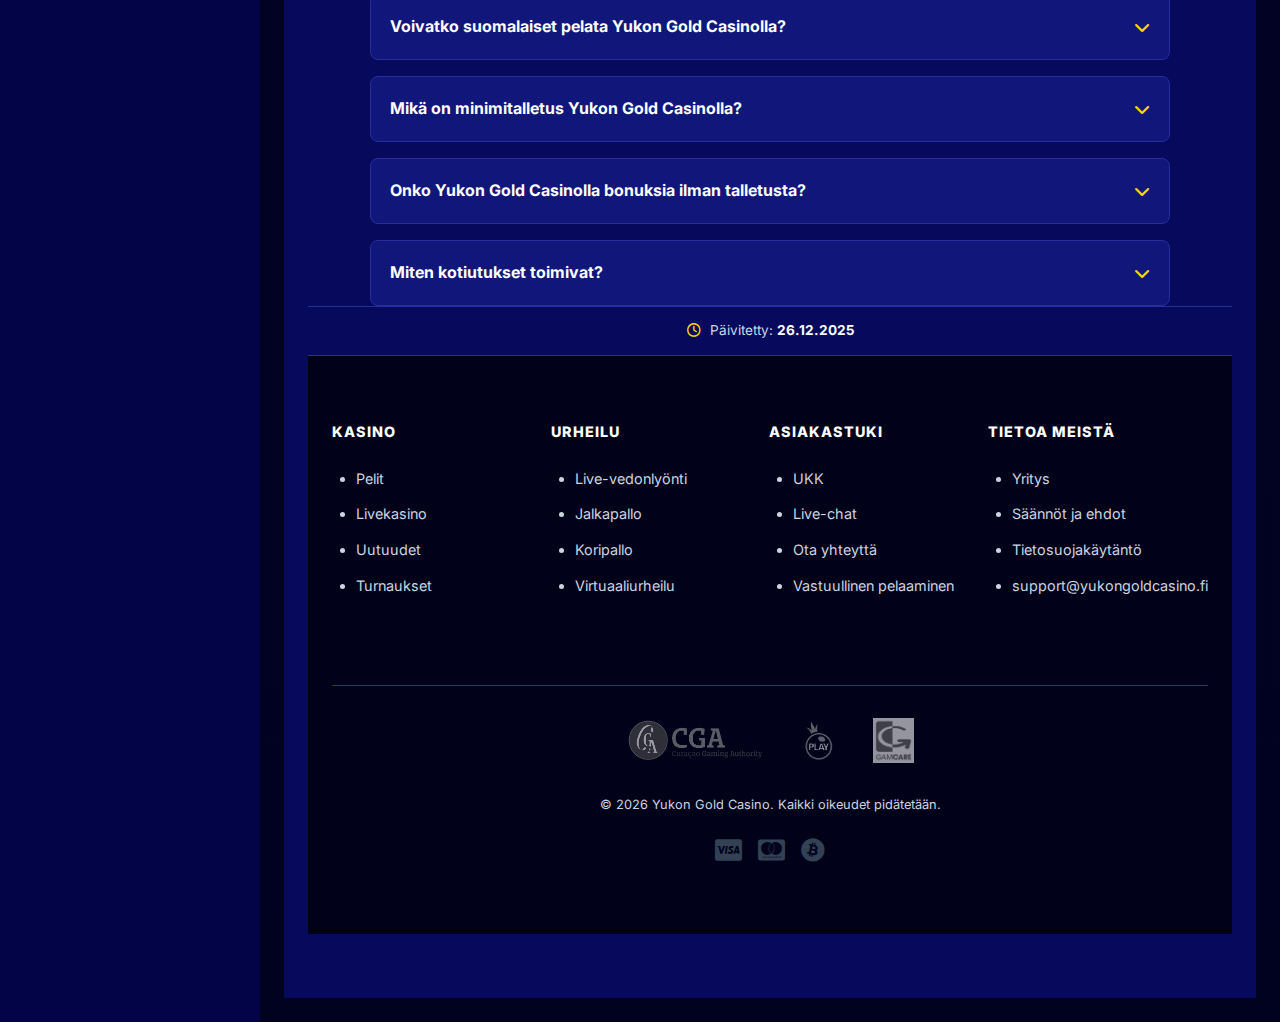
<file: fi-fi/index.html>
<!DOCTYPE html>
<html lang="fi-FI">
<head>
    <meta charset="UTF-8">
    <meta name="viewport" content="width=device-width, initial-scale=1.0">
    <title>Yukon Gold Casino 🥇 500 € + 200 FS </title>
    <meta name="description" content="Yukon Gold Casino -arvostelu suomalaisille: lunasta 500 € + 200 ilmaiskierrosta -bonus ja tutustu kolikkopeleihin, live-kasinoon, maksutapoihin sekä kotiutuksiin. Katso pelivalikoima, ehdot ja vinkit turvalliseen pelaamiseen." />
    <link rel="stylesheet" href="https://cdnjs.cloudflare.com/ajax/libs/font-awesome/6.4.0/css/all.min.css">
    <link href="https://fonts.googleapis.com/css2?family=Inter:wght@400;500;700;900&display=swap" rel="stylesheet">
   <link rel="stylesheet" href="../style.css?=1.6">
   <link rel="alternate" href="https://yukongold.fi/" hreflang="fi" />
    <link rel="alternate" href="https://yukongold.fi/fi-fi/" hreflang="fi-FI" />
     <link rel="canonical" href="/fi-fi/">
</head>
<body>
    <input type="checkbox" id="drawer-check">

    <div class="main-layout">
<header class="mobile-top">
    <div class="logo-brand">
        <a href="/">
        <img src="/yukon gold casino logo (1).png" alt="Yukon Gold Casino" class="logo-img mobile-logo">
        </a>
    </div>

    <div class="top-controls">
        <a href="/go/">
        <button class="ui-btn-filled header-action">Kirjaudu</button>
        </a>
        <label for="drawer-check" class="burger-icon">
            <i class="fa-solid fa-bars"></i>
        </label>
    </div>
</header>

<aside class="side-nav">
    <div class="nav-top">
        <div class="logo-brand">
            <a href="/">
            <img src="/yukon gold casino logo (1).png" alt="Yukon Gold Casino" class="logo-img desktop-logo">
            </a>
        </div>
    </div>

    <div class="nav-bottom" style="background: transparent; border:none; padding-bottom: 0;">
        <a href="/go/">
        <button class="ui-btn ui-btn-filled">Kirjaudu</button>
        </a>
    </div>

    <nav class="menu-links">
        <a href="/" class="link-item current">
            <i class="fa-solid fa-house"></i>
            <span>Aula</span>
        </a>
        <a href="/app/" class="link-item">
            <i class="fa-solid fa-fire"></i>
            <span>Sovellus</span>
            <span class="badge-hot">KUUMA</span>
        </a>
        <a href="/" class="link-item">
            <i class="fa-solid fa-gamepad"></i>
            <span>Kolikkopelit</span>
        </a>
        <a href="/" class="link-item">
            <i class="fa-solid fa-dice"></i>
            <span>Livekasino</span>
        </a>
        <a href="/" class="link-item">
            <i class="fa-solid fa-futbol"></i>
            <span>Vedonlyönti</span>
        </a>
        <a href="/" class="link-item">
            <i class="fa-solid fa-trophy"></i>
            <span>Turnaukset</span>
        </a>
        <a href="/login/" class="link-item">
            <i class="fa-solid fa-gem"></i>
            <span>Login</span>
        </a>
        
        <div style="margin-top: 2rem; border-top: 1px solid var(--line-color); padding-top: 1rem;">
             <a href="/" class="link-item">
                <i class="fa-solid fa-headset"></i>
                <span>Asiakastuki</span>
            </a>
        </div>
    </nav>

    <div class="nav-bottom">
        <button class="ui-btn ui-btn-ghost"><i class="fa-solid fa-globe"></i> Suomi</button>
    </div>
</aside>

        <!-- MAIN CONTENT -->
        <main class="content-area">
            
            <div class="inner-wrap">
                <!-- Hero Section -->
                <section class="intro-zone">
                    <div class="big-banner">
                        <span class="pill-tag">Tervetuliaisbonus</span>
                        <h1 class="big-title">
                            Yukon Gold Casino    </h1>
                     <p class="gold-text" style="font-size: 3.5em; font-weight: 900; line-height: 1.1; margin: 10px 0;">€500 + 200 FS</p>
                                                    <a href="/go/" class="ui-btn ui-btn-filled cta-large pulse-animation" style="text-decoration: none; display: inline-flex; align-items: center; justify-content: center;">
    Pelaa täällä!
</a>
                        <p class="sub-text"><strong>Me Yukon Gold Casino</strong> tarjoamme modernin, selkeän ja turvallisen pelikokemuksen, jossa löydät pelit, bonukset ja kassan ilman turhaa klikkailua. Meidän asiantuntija-arvio perustuu omaan laadunvarmistukseemme ja jatkuvaan kehitykseen: yukon gold casino on rakennettu nopeaksi, helppokäyttöiseksi ja läpinäkyväksi.</p>

                    </div>
                    

                </section>

                <!-- Popular Games -->
                <div class="zone-head">
    <h2 class="zone-title"><i class="fa-solid fa-fire"></i> Suositut pelit</h2>
    <a href="#" class="see-all">Katso kaikki</a>
</div>


<div class="items-grid">
    <a href="/go/" class="grid-card" style="text-decoration: none; color: inherit; display: block;">
        <div class="card-visual">
            <img src="/bonanza-relax.webp" alt="Bonanza" style="width:100%; height:100%; object-fit:cover;">
            <div class="visual-mask">
                <div class="play-pill">PELAA</div>
            </div>
        </div>
        <div class="card-meta">
            <div class="meta-title">Bonanza</div>
            <div class="meta-desc">Relax Gaming</div>
        </div>
    </a>

    <a href="/go/" class="grid-card" style="text-decoration: none; color: inherit; display: block;">
        <div class="card-visual">
            <img src="/book-of-power.webp" alt="Book of Power" style="width:100%; height:100%; object-fit:cover;">
            <div class="visual-mask">
                <div class="play-pill">PELAA</div>
            </div>
        </div>
        <div class="card-meta">
            <div class="meta-title">Book of Power</div>
            <div class="meta-desc">Relax Gaming</div>
        </div>
    </a>

    <a href="/go/" class="grid-card" style="text-decoration: none; color: inherit; display: block;">
        <div class="card-visual">
            <img src="/money-train-2.webp" alt="Money Train 2" style="width:100%; height:100%; object-fit:cover;">
            <div class="visual-mask">
                <div class="play-pill">PELAA</div>
            </div>
        </div>
        <div class="card-meta">
            <div class="meta-title">Money Train 2</div>
            <div class="meta-desc">Relax Gaming</div>
        </div>
    </a>

    <a href="/go/" class="grid-card" style="text-decoration: none; color: inherit; display: block;">
        <div class="card-visual">
            <img src="/hand-of-anubis.webp" alt="Hand of Anubis" style="width:100%; height:100%; object-fit:cover;">
            <div class="visual-mask">
                <div class="play-pill">PELAA</div>
            </div>
        </div>
        <div class="card-meta">
            <div class="meta-title">Hand of Anubis</div>
            <div class="meta-desc">Hacksaw Gaming</div>
        </div>
    </a>

    <a href="/go/" class="grid-card" style="text-decoration: none; color: inherit; display: block;">
        <div class="card-visual">
            <img src="/le-bandit (1).webp" alt="Le Bandit" style="width:100%; height:100%; object-fit:cover;">
            <div class="visual-mask">
                <div class="play-pill">PELAA</div>
            </div>
        </div>
        <div class="card-meta">
            <div class="meta-title">Le Bandit</div>
            <div class="meta-desc">Hacksaw Gaming</div>
        </div>
    </a>

    <a href="/go/" class="grid-card" style="text-decoration: none; color: inherit; display: block;">
        <div class="card-visual">
            <img src="/le-pharaoh.webp" alt="Le Pharaoh" style="width:100%; height:100%; object-fit:cover;">
            <div class="visual-mask">
                <div class="play-pill">PELAA</div>
            </div>
        </div>
        <div class="card-meta">
            <div class="meta-title">Le Pharaoh</div>
            <div class="meta-desc">Hacksaw Gaming</div>
        </div>
    </a>

    <a href="/go/" class="grid-card" style="text-decoration: none; color: inherit; display: block;">
        <div class="card-visual">
            <img src="/rise-of-ymir.webp" alt="Rise of Ymir" style="width:100%; height:100%; object-fit:cover;">
            <div class="visual-mask">
                <div class="play-pill">PELAA</div>
            </div>
        </div>
        <div class="card-meta">
            <div class="meta-title">Rise of Ymir</div>
            <div class="meta-desc">Hacksaw Gaming</div>
        </div>
    </a>

    <a href="/go/" class="grid-card" style="text-decoration: none; color: inherit; display: block;">
        <div class="card-visual">
            <img src="/royal-joker-hold-and-win.webp" alt="Royal Joker: Hold and Win" style="width:100%; height:100%; object-fit:cover;">
            <div class="visual-mask">
                <div class="play-pill">PELAA</div>
            </div>
        </div>
        <div class="card-meta">
            <div class="meta-title">Royal Joker</div>
            <div class="meta-desc">Playson</div>
        </div>
    </a>

    <a href="/go/" class="grid-card" style="text-decoration: none; color: inherit; display: block;">
        <div class="card-visual">
            <img src="/epic-fish-winter-catch.webp" alt="Epic Fish Winter Catch" style="width:100%; height:100%; object-fit:cover;">
            <div class="visual-mask">
                <div class="play-pill">PELAA</div>
            </div>
        </div>
        <div class="card-meta">
            <div class="meta-title">Epic Fish Winter Catch</div>
            <div class="meta-desc">Quickspin</div>
        </div>
    </a>

    <a href="/go/" class="grid-card" style="text-decoration: none; color: inherit; display: block;">
        <div class="card-visual">
            <img src="/rooster-mayhem.webp" alt="Rooster Mayhem" style="width:100%; height:100%; object-fit:cover;">
            <div class="visual-mask">
                <div class="play-pill">PELAA</div>
            </div>
        </div>
        <div class="card-meta">
            <div class="meta-title">Rooster Mayhem</div>
            <div class="meta-desc">Red Tiger</div>
        </div>
    </a>
</div>

            <!-- Content Section -->
            <div class="text-block">
                <div class="inner-wrap">
<table>
  <tbody>
    <tr>
      <th>Perustettu</th>
      <td>2024</td>
    </tr>
    <tr>
      <th>Omistaja</th>
      <td>Yukon Gold Gaming Ltd.</td>
    </tr>
    <tr>
      <th>Lisenssi</th>
      <td>Curaçao</td>
    </tr>
    <tr>
      <th>Pelit</th>
      <td>Kolikkopelit, live-kasino, pöytäpelit</td>
    </tr>
    <tr>
      <th>Pelintarjoajat</th>
      <td>NetEnt, Play’n GO, Pragmatic Play</td>
    </tr>
    <tr>
      <th>Minimitalletus</th>
      <td>€10</td>
    </tr>
    <tr>
      <th>Maksutavat</th>
      <td>Trustly, kortit, kryptovaluutat</td>
    </tr>
    <tr>
      <th>Mobiilipelaaminen</th>
      <td>Kyllä</td>
    </tr>
    <tr>
      <th>Asiakastuki</th>
      <td>24/7 live chat</td>
    </tr>
  </tbody>
</table>

 
<h2>Näin rekisteröidyt Yukon Gold Casinolle</h2>
<img src="/Yukon Gold Casino Registration.webp" alt="Yukon Gold Casino Registration">
  <p>
    Rekisteröityminen Yukon Gold Casinolle on suunniteltu nopeaksi ja selkeäksi, jotta pääset pelaamaan ilman turhaa säätöä.
    Aloita siirtymällä “Rekisteröidy”-painikkeeseen, joka löytyy yleensä etusivun yläreunasta. Täytä pyydetyt perustiedot
    huolellisesti: oikeat tiedot nopeuttavat myöhempiä kotiutuksia ja vähentävät vahvistusviiveitä. Valitse tilillesi vahva
    salasana ja varmista, että sähköpostiosoite sekä puhelinnumero ovat käytössäsi, koska niitä voidaan käyttää tilin
    vahvistamiseen ja turvallisuuteen. Kun tili on luotu, voit siirtyä kassalle ja tehdä ensimmäisen talletuksen valitsemallasi
    maksutavalla (esim. Trustly, kortit tai kryptot). Suosittelemme asettamaan vastuullisen pelaamisen rajat jo alussa
    (talletus-, tappio- tai aikarajat), jotta pelaaminen pysyy hallinnassa. Huomaa, että ennen ensimmäistä kotiutusta kasino voi
    pyytää KYC-varmennusta (henkilöllisyys- ja osoitedokumentit). Kun nämä asiat ovat kunnossa, pelaaminen ja kotiutukset sujuvat
    yleensä huomattavasti jouhevammin.
  </p>

  <h3>Vaihe vaiheelta</h3>
  <ol>
    <li>Avaa Yukon Gold Casino ja klikkaa <strong>Rekisteröidy</strong>.</li>
    <li>Täytä perustiedot (nimi, syntymäaika, osoite, sähköposti, puhelin).</li>
    <li>Valitse käyttäjätunnus ja luo vahva salasana.</li>
    <li>Hyväksy käyttöehdot ja vahvista, että olet täysi-ikäinen.</li>
    <li>Vahvista tili sähköpostin (ja tarvittaessa puhelimen) kautta.</li>
    <li>Kirjaudu sisään ja siirry <strong>Kassalle</strong>.</li>
    <li>Valitse maksutapa ja tee ensimmäinen talletus (min. €10, jos saatavilla).</li>
    <li>Aseta vastuullisen pelaamisen rajat (aikaraja/talletusraja) ennen pelaamista.</li>
    <li>Tarvittaessa suorita KYC: lähetä pyydetyt dokumentit ennen kotiutusta.</li>
  </ol>
</section>
  <h2>Mikä on Yukon Gold Casino ja Miksi Me Suosittelemme Sitä?</h2>
  <p>Kun avaat yukon gold casino -sivuston, ensivaikutelmamme on nopeus ja selkeys: etusivu latautuu kevyesti, pelit löytyvät suodattimilla ja rekisteröityminen etenee luontevasti. Me olemme suunnitelleet rakenteen niin, että tärkeimmät asiat näkyvät heti – pelit, bonukset, maksutavat ja tuki – ilman piilovalikoita.</p>
  <p>Yukon gold casino suomi -kokemus on tehty suomalaisia pelaajia ajatellen. Meidän mielestämme kasino sopii sekä aloittelijoille, jotka haluavat selkeät ohjeet ja rauhallisen alun, että kokeneille pelaajille, jotka etsivät laajaa valikoimaa, eri panostasoja ja modernia live-kasinoa. Kehitämme brändin luotettavuutta avoimuudella: ehdot ovat helposti löydettävissä, kassa näyttää vaiheet selkeästi ja vastuullisen pelaamisen työkalut ovat saatavilla suoraan tililtä.</p>
  <p>Meidän kokemuksemme mukaan Yukon Gold toimii parhaiten, kun valitset ensin pelityylisi (slotit, live vai pöytäpelit), asetat budjetin ja hyödynnät tarjouksia vain, jos ehdot sopivat sinulle.</p>
  <p>Me testaamme pelilataukset, maksupolut ja tukiprosessin säännöllisesti, jotta palvelu pysyy tasaisena myös ruuhka-aikoina. Lisäksi nostamme esiin pelikohtaiset tiedot, kuten RTP:n, panosrajat ja ominaisuudet, jotta tiedät mitä pelaat. Me suosittelemme Yukon Goldia, jos arvostat helppoa aloittamista ja selkeitä pelisääntöjä.</p>
  <ul>
    <li>Selkeä käyttöliittymä ja nopea navigointi</li>
    <li>Useita pelintarjoajia ja monipuolinen pelilobby</li>
    <li>Mobiilioptimoitu pelaaminen ilman sovellusta</li>
    <li>24/7 asiakastuki live-chatissa</li>
    <li>Läpinäkyvät ehdot ja suojattu yhteys</li>
  </ul>

  <h2>Yukon Gold Casino Suomi – Pelaaminen Suomalaisille</h2>
  <p>Me tiedämme, että suomalaisille tärkeintä on sujuvuus: eurot, selkeät maksut ja nopea pääsy peleihin. Siksi yukon gold casino suomi -kokemuksessa valuutta on EUR ja kassan vaiheet on selitetty lyhyesti myös ensikertalaisille. Sivusto on saatavilla suomeksi keskeisiltä osin, mutta rehellisesti: yksittäisten pelien sisäiset ohjeet ja osa pelistudioiden tiedoista voi olla englanniksi, koska ne tulevat suoraan pelintarjoajilta.</p>
  <p>Meidän mielestämme tämä ei haittaa pelaamista, kun tärkeimmät asiat – bonusehdot, talletus- ja kotiutusohjeet, tilin vahvistus sekä tuki – löytyvät selkeästi suomeksi. Suomalaisille tutut maksutavat, kuten Trustly ja yleisimmät kortit, on nostettu esiin, ja kryptoilla pelaaville tarjoamme omat vaihtoehdot. Lisäksi näytämme tilillä vastuullisen pelaamisen työkalut, jotta voit asettaa rajat heti alusta alkaen.</p>
  <p>Meidän kokemuksemme mukaan suomalaiset arvostavat myös läpinäkyvää tunnistautumista. Siksi kerromme, milloin KYC on tarpeen ja mitä dokumentteja voidaan pyytää, jotta kotiutukset eivät viivästy. Jos haluat apua suomeksi, chatissa saat ohjauksen nopeasti ja tarvittaessa myös sähköposti toimii. Meidän mielestämme tämä tekee pelaamisesta huolettomampaa.</p>
  <p>Me suosittelemme asettamaan rajat heti ja pitämään maksutavan samana talletuksissa ja nostoissa.</p>
  <ul>
    <li>EUR-valuutta ja selkeä kassa</li>
    <li>Trustly/pikamaksu, kortit ja kryptot</li>
    <li>Suomenkieliset ydinsivut ja ohjeet</li>
    <li>Nopea kirjautuminen ja pelisuodattimet</li>
    <li>Rajat, tauot ja itse-esto vastuulliseen pelaamiseen</li>
  </ul>

  <h2>Yukon Gold Casinon Pelivalikoima</h2>
<p>
Yukon Gold Casinon pelivalikoima on koottu pelaajia varten, jotka arvostavat sekä helppoa löydettävyyttä että monipuolisuutta. Valikoimasta löytyy laaja kattaus kolikkopelejä, jackpotteja, live-kasinopelejä ja perinteisiä pöytäpelejä tunnetuilta pelintarjoajilta. Pelit on jaoteltu selkeisiin kategorioihin, ja suodattimien avulla voit rajata vaihtoehdot nopeasti oman pelityylisi mukaan. Olitpa sitten kiinnostunut klassisista sloteista, suuria voittoja tavoittelevista jättipoteista tai aidosta kasinotunnelmasta live-jakajien kanssa, Yukon Gold tarjoaa tasapainoisen ja modernin kokonaisuuden sekä aloittelijoille että kokeneemmille pelaajille.
</p>
  <h3>Kolikkopelit ja Jackpotit Yukon Gold Casinolla</h3>
  <img src="/Yukon Gold Casino Slots.webp" alt="Yukon Gold Casino Slots">
  <p>Yukon gold casino -kolikkopelivalikoima on rakennettu niin, että löydät nopeasti sekä klassiset suosikit että uudemmat ominaisuuspainotteiset slotit. Meidän mielestämme hyvä slottilobby näyttää oleelliset tiedot ilman arvaamista, joten tuomme esiin pelikohtaisen RTP:n (palautusprosentin), panosrajat ja usein myös arvioidun volatiliteetin. Näin voit valita pelin sen mukaan, haetko tasaisempia osumia vai harvempia mutta suurempia voittoja.</p>
  <p>Yukon gold -pelaajille suosittelemme hyödyntämään suodattimia (teema, ominaisuudet, jackpotit) ja testaamaan peliä ensin demotilassa, jos se on saatavilla. Progressiiviset jackpotit ja muut jättipottipelit löytyvät omasta kategoriastaan, ja lisäksi tarjoamme kampanjoita, jotka voivat tuoda lisäpotkua slottisessioihin. Muista aina pelata budjetin mukaan ja valita volatiliteetti omaan riskitasoon sopivaksi.</p>
  <p>Valikoimassa on usein myös nopearytmisiä turbopelejä, klassisia 3-rullaisia sekä tarinallisia video-slotseja, joissa on ilmaiskierroksia, kertoimia, laajenevia symboleita ja joskus myös bonusosto-toiminto. Meidän kokemuksemme mukaan RTP ei yksin kerro kaikkea: myös osumatiheys ja volatiliteetti vaikuttavat siihen, miltä peli tuntuu käytännössä. Siksi näytämme pelisivulla keskeiset ominaisuudet ja ohjaamme lukemaan säännöt ennen pelaamista.</p>
  <p>Jos etsit erityisesti jättipotteja, tarkista aina jackpot-pelin enimmäispanos ja kierrosarvo. Me suosittelemme aloittamaan pienellä panoksella ja kasvattamaan sitä vasta, kun peli tuntuu tutulta.</p>
  <ul>
    <li>Starburst</li>
    <li>Book of Dead</li>
    <li>Gonzo’s Quest</li>
    <li>Gates of Olympus</li>
    <li>Sweet Bonanza</li>
    <li>Big Bass Bonanza</li>
  </ul>

  <h3>Live-kasino ja Pöytäpelit</h3>
  <img src="/Yukon Gold Casino Live and Table Games.webp" alt="Yukon Gold Casino Live and Table Games">
  <p>yukon gold casino -livekasinossa keskitymme siihen, että pöytiin pääsee nopeasti ja streamit toimivat vakaasti myös mobiiliverkossa. Meidän käyttökokemuksemme mukaan hyvä live-lobby näyttää heti minimipanokset, pöytien saatavuuden ja pelin säännöt, jotta valinta on helppoa. Jakajien kanssa pelaaminen tuo aidon kasinotunnelman, ja chatin kautta voit seurata peliä yhdessä muiden kanssa.</p>
  <p>Tarjoamme sekä perinteiset pöytäpelit että viihteelliset game show -pelit, ja valikoima päivittyy pelintarjoajien mukana. Yleisimpiä studioita ovat Evolution, Pragmatic Play Live ja Ezugi. Me suosittelemme aloittamaan roulettella tai blackjackilla, jos haluat selkeät säännöt, ja siirtymään game show -peleihin, jos haet nopeampaa rytmiä.</p>
  <p>Meidän mielestämme live-puolen vahvuus on joustavuus: löydät pöytiä eri panostasoilla, ja monissa peleissä on lisäpanoksia tai kertoimia. Jos yhteys on hidas, kuvanlaatu mukautuu automaattisesti. Muista kuitenkin, että live-peleissä kierrokset etenevät nopeasti, joten suosittelemme asettamaan aikarajan ennen sessiota.</p>
  <ul>
    <li>Live Roulette (klassinen ja erikoisvariantit)</li>
    <li>Live Blackjack (useita pöytiä ja panostasoja)</li>
    <li>Baccarat</li>
    <li>Casino Hold’em ja muut poker-variantit</li>
    <li>Game show -pelit (esim. Crazy Time -tyyppiset)</li>
  </ul>

  <h2>Bonukset ja Tarjoukset Yukon Gold Casinolla</h2>
  <img src="/Yukon Gold Casino Bonus.webp" alt="Yukon Gold Casino Bonus" style="width: 50%;">
  <p>Bonuksissa tavoitteemme on yksi asia: läpinäkyvyys. Yukon gold casino -kampanjoissa näet aina ehdot ennen aktivointia, jotta tiedät, mitä kierrätys, enimmäispanos ja aikarajat tarkoittavat. Tervetulopaketti sisältää yleensä talletusbonuksen ja/tai ilmaiskierroksia, ja se on tarkoitettu helpottamaan aloitusta, kun tutustut Yukon gold -pelivalikoimaan.</p>
  <p>Meidän arvio: reilu bonus on sellainen, jossa säännöt ovat löydettävissä yhdellä sivulla, panosraja on kerrottu selkeästi ja kierrätys on kohtuullinen suhteessa etuun. Jos et halua lisäehtoja, voit aina pelata ilman bonusta – sekin on meidän mielestämme tärkeä vaihtoehto, koska kaikki pelaajat eivät halua sitoutua kierrätykseen.</p>
  <p>Me suosittelemme tarkistamaan erityisesti, mitkä pelit kerryttävät kierrätystä ja miten nopeasti kampanja vanhenee. Näin vältät tilanteen, jossa bonus ehtii umpeutua kesken pelin tai kotiutus viivästyy ehtojen takia.</p>
  <p>Bonuksen lunastus tapahtuu yleensä näin: rekisteröidy, tee talletus kampanjasivun ohjeen mukaan ja valitse bonus kassalla. Meidän kokemuksemme mukaan suurin virhe on aloittaa liian suurella panoksella ennen kuin olet lukenut enimmäispanosrajan. Siksi muistutamme rajoista jo ennen aktivointia ja näytämme kierrätyksen etenemisen tilillä.</p>
  <p>Me suosittelemme vertaamaan tarjouksia omaan pelityyliin ennen aktivointia.</p>
  <ol>
    <li>Tervetulobonus: talletusbonus ja/tai ilmaiskierrokset</li>
    <li>Reload-bonukset: etuja myöhempiin talletuksiin</li>
    <li>Viikkotarjoukset ja turnaukset: palkintoja aktiivisille pelaajille</li>
    <li>VIP-/uskollisuusohjelma: henkilökohtaiset edut</li>
    <li>Cashback: häviöpalautus sovituin ehdoin</li>
  </ol>
  <div class="notice" role="note">
    <p><strong>Huomio bonusehdoista:</strong> Huomio: Kierrätys, enimmäispanos, pelirajoitukset ja aikarajat vaihtelevat kampanjoittain. Pelaa vain, jos ymmärrät ehdot ja ne sopivat budjettiisi. Kysy meiltä chatissa, jos jokin kohta on epäselvä.</p>
  </div>
<img src="/Yukon Gold Casino Welcome Bonus.webp" alt="Yukon Gold Casino Welcome Bonus">
  <h2>Maksutavat ja Talletukset Yukon Gold Casinolla</h2>
  <h3>Talletukset ja Kotiutukset – Näin Se Toimii</h3>
  <p>yukon gold casino -kassassa talletus on suunniteltu nopeaksi: valitset maksutavan, syötät summan ja vahvistat. Kotiutuksissa etenemme aina turvallisesti – henkilöllisyyden varmistus (KYC) voi olla tarpeen ennen ensimmäistä nostoa, jotta maksut ohjautuvat oikealle henkilölle ja väärinkäytökset estetään. Me kerromme tarvittavat vaiheet selkeästi, jotta tiedät mitä tapahtuu ja missä vaiheessa pyyntö on.</p>
  <p>Meidän testauksessamme Trustly on usein nopein vaihtoehto talletuksiin ja kotiutuksiin, kun taas korttikotiutuksissa käsittely voi kestää pidempään pankista riippuen. Kryptoissa nopeus riippuu verkon kuormasta. Valuuttana käytämme euroja, ja mahdolliset maksukohtaiset rajat näet kassalla ennen vahvistusta.</p>
  <p>Meidän kokemuksemme mukaan kotiutukset sujuvat parhaiten, kun talletat ja kotiutat samalla maksutavalla ja pidät tilisi tiedot ajan tasalla. Jos bonuksia on aktiivisena, tarkista ensin kierrätyksen tila, jotta pyyntö ei jää odottamaan ehtojen täyttymistä. Näet kotiutuspyynnön statuksen tilillä, ja tarvittaessa tuki auttaa tarkistamaan, onko jokin dokumentti vielä puuttumassa.</p>
  <p>Me suosittelemme varaamaan hetken KYC:lle ennen ensimmäistä nostoa.</p>

  <table>
    <caption>Maksutavat ja tyypilliset käsittelyajat</caption>
    <thead>
      <tr>
        <th>Maksutapa</th>
        <th>Talletus</th>
        <th>Kotiutus</th>
      </tr>
    </thead>
    <tbody>
      <tr><td>Trustly / pikamaksu</td><td>Heti</td><td>0–24 h</td></tr>
      <tr><td>Visa / Mastercard</td><td>Heti</td><td>1–3 arkipäivää</td></tr>
      <tr><td>Bitcoin</td><td>Verkon mukaan</td><td>Verkon mukaan</td></tr>
      <tr><td>Ethereum</td><td>Verkon mukaan</td><td>Verkon mukaan</td></tr>
    </tbody>
  </table>

  <ul>
    <li>Nopeat talletukset ja selkeä tapahtumahistoria</li>
    <li>Useita maksutapoja: Trustly, kortit ja kryptot</li>
    <li>Turvallinen kotiutusprosessi ja vahvistus tarvittaessa</li>
    <li>Kassa toimii sujuvasti myös mobiilissa</li>
  </ul>

  <h2>Mobiilipelaaminen Yukon Gold Casinolla</h2>
  <p>Yukon gold -mobiilipelaaminen toimii suoraan selaimessa, joten et tarvitse erillistä sovellusta aloittaaksesi. Me olemme optimoineet sivuston kosketusnäytöille: valikot ovat selkeitä, pelien lataus on kevyt ja kassa pysyy aina yhden napautuksen päässä.</p>
  <p>Meidän kokemuksemme mukaan mobiili on paras valinta, kun haluat pelata nopeasti esimerkiksi matkalla tai tauolla. Pelit skaalautuvat eri näytöille, ja live-kasinossa kuvanlaatu mukautuu yhteyden mukaan, jotta pelaaminen pysyy sujuvana.</p>
  <p>Kirjautuminen, maksut ja bonusseuranta toimivat samalla tavalla kuin tietokoneella, joten sinun ei tarvitse opetella kahta eri käyttöä. Katso pelikohtainen RTP ja volatiliteetti: ne auttavat valitsemaan, haluatko tasaisempia osumia vai suurempia mutta harvempia voittoja. Aseta samalla talletus- tai aikaraja, jotta pelaaminen pysyy hallinnassa. Me suosittelemme pitämään selaimen ajan tasalla ja sulkemaan taustasovelluksia, jos haluat parhaan suorituskyvyn.</p>
  <p>Näin pelaat sujuvasti myös liikkeellä.</p>
  <ul>
    <li>iOS: Safari ja muut modernit selaimet</li>
    <li>Android: Chrome ja muut modernit selaimet</li>
    <li>Selainpelaaminen: ei latauksia, nopea aloitus</li>
    <li>Toimii sekä Wi‑Fi- että mobiiliverkossa</li>
  </ul>

  <h2>Turvallisuus, Lisenssi ja Luotettavuus</h2>
  <p>Meille turvallisuus on perusta, ja siksi yukon gold casino käyttää salattua yhteyttä (SSL/TLS) kirjautumiseen ja maksuliikenteeseen. Lisenssi- ja operaattoritiedot ovat näkyvissä sivuston alatunnisteessa, ja pidämme ne helposti löydettävissä myös rekisteröitymisen yhteydessä. Tämä on meidän mielestämme erityisen tärkeää yukon gold casino suomi -pelaajille, jotka haluavat varmistaa, että pelaavat valvotussa ympäristössä.</p>
  <p>Meidän arvio riskitasosta on käytännöllinen: kasino voi olla turvallinen, mutta pelaaminen ei ole riskitöntä. Siksi tarjoamme vastuullisen pelaamisen työkalut, tunnistamme poikkeavaa toimintaa ja käsittelemme kotiutukset KYC-prosessin kautta, kun se on tarpeen. Suosittelemme aina pelaamaan omalla budjetilla ja pitämään taukoja, jos pelaaminen alkaa tuntua hallitsemattomalta.</p>
  <p>Me suojaamme tilin myös käyttäjätasolla: voit vaihtaa salasanan, tarkistaa kirjautumishistorian ja tarvittaessa lukita tilin tuen avulla. Pelit ovat pelistudioiden sertifioimia, ja satunnaislukugeneraattori (RNG) varmistaa, että kolikkopelien tulokset ovat sattumanvaraisia. Kun jokin turvallisuusasia mietityttää, me suosittelemme ottamaan yhteyttä tukeen ennen talletusta.</p>
  <p>Lisäksi käsittelemme henkilötietoja tietosuojakäytäntöjemme mukaisesti ja tarjoamme ohjeet avun hakemiseen, jos pelaaminen aiheuttaa huolta. Meidän mielestämme paras turvallisuus syntyy, kun tekniikka ja oma pelaamisen hallinta kulkevat yhdessä.</p>
  <ul>
    <li>SSL/TLS-salaus ja suojattu maksuliikenne</li>
    <li>KYC-tunnistautuminen ja petosten ehkäisy kotiutuksissa</li>
    <li>Vastuullisen pelaamisen rajat: talletus-, tappio- ja aikarajat</li>
    <li>Itse-esto ja taukotoiminnot suoraan tililtä</li>
    <li>Selkeä tietosuojaseloste ja evästeasetukset</li>
  </ul>

  <h2>Asiakaspalvelu ja Tuki</h2>
  <p>yukon gold casino -asiakaspalvelu on saatavilla silloin, kun sitä tarvitset. Meidän testikokemuksemme mukaan live-chat on nopein kanava: saat vastauksen usein minuuteissa ja tarvittaessa ohjaamme sinut oikeaan ohjeeseen (bonukset, vahvistus, maksut tai pelin toiminta). Jos asiasi vaatii dokumentteja tai pidemmän selvityksen, sähköposti on kätevin, ja ohjekeskuksesta löydät step-by-step -ohjeet yleisimpiin tilanteisiin.</p>
  <p>Me suosittelemme ottamaan yhteyttä jo ennen kotiutusta, jos jokin ehto tai dokumentti mietityttää – näin vältät turhat viiveet.</p>
  <p>Kun otat yhteyttä, kerro käyttäjätunnus, tapahtuman aika ja mahdollinen kuvakaappaus – se nopeuttaa ratkaisua. Me pidämme tärkeänä, että saat vastauksen myös ruuhka-aikoina, ja siksi seuraamme palvelutasoa jatkuvasti. Tarvittaessa eskaloimme tapauksen maksutiimille tai tekniselle tuelle.</p>
  <p>Tavoitteemme on ratkaista yleiset kysymykset yhdellä yhteydenotolla. Meidän mielestämme tämä on hyvän tuen tärkeä mittari.</p>
  <ul>
    <li>24/7 live chat</li>
    <li>Sähköposti</li>
    <li>Ohjekeskus / FAQ</li>
  </ul>
            </div>
            <div class="zone-head" style="margin-top: 3rem;">
    <h2 class="zone-title"><i class="fa-solid fa-star"></i> Pelaajien kokemuksia</h2>
</div>

<div class="reviews-grid">
    <div class="review-card">
        <div class="review-header">
            <div class="stars">
                <i class="fa-solid fa-star"></i>
                <i class="fa-solid fa-star"></i>
                <i class="fa-solid fa-star"></i>
                <i class="fa-solid fa-star"></i>
                <i class="fa-solid fa-star"></i>
            </div>
            <span class="review-date">Eilen</span>
        </div>
        <p class="review-text">"Todella nopeat kotiutukset! Rahat olivat tililläni alle 15 minuutissa. Paras kasino tähän mennessä."</p>
        <div class="reviewer-name">- Matti V.</div>
    </div>

    <div class="review-card">
        <div class="review-header">
            <div class="stars">
                <i class="fa-solid fa-star"></i>
                <i class="fa-solid fa-star"></i>
                <i class="fa-solid fa-star"></i>
                <i class="fa-solid fa-star"></i>
                <i class="fa-solid fa-star"></i>
            </div>
            <span class="review-date">2 päivää sitten</span>
        </div>
        <p class="review-text">"Asiakaspalvelu auttoi heti suomeksi, kun minulla oli ongelma talletuksen kanssa. Suosittelen!"</p>
        <div class="reviewer-name">- Laura K.</div>
    </div>

    <div class="review-card">
        <div class="review-header">
            <div class="stars">
                <i class="fa-solid fa-star"></i>
                <i class="fa-solid fa-star"></i>
                <i class="fa-solid fa-star"></i>
                <i class="fa-solid fa-star"></i>
                <i class="fa-solid fa-star"></i>
            </div>
            <span class="review-date">Viikko sitten</span>
        </div>
        <p class="review-text">"Sivusto toimii loistavasti puhelimella. Hyvä pelivalikoima ja selkeä ulkoasu."</p>
        <div class="reviewer-name">- Antti J.</div>
    </div>
</div>
            
<div class="faq-container">
    <details class="faq-item">
        <summary class="faq-trigger">
            <span>Onko Yukon Gold Casino luotettava?</span>
            <i class="fa-solid fa-chevron-down icon-state"></i>
        </summary>
        <div class="faq-content">
            <div class="faq-inner">
                <p>Me arvioimme luotettavuutta käytännön kautta: lisenssitiedot ja operaattori näkyvät alatunnisteessa, yhteys on salattu (SSL/TLS), ja kotiutuksissa käytetään tarvittaessa KYC-tunnistusta. Yukon Gold Casino on rakennettu niin, että ehdot löytyvät helposti ja turvallisuustyökalut ovat näkyvissä tilillä. Me suosittelemme lukemaan erityisesti bonusehdot ja maksuehdot ennen aktivointia sekä asettamaan rajat heti alussa. Jos pelaaminen alkaa tuntua hallitsemattomalta, käytä tauko- tai itse-estotoimintoa ja hae apua tukipalveluista. Epäselvissä tilanteissa tuki auttaa nopeasti.</p>
            </div>
        </div>
    </details>

    <details class="faq-item">
        <summary class="faq-trigger">
            <span>Voivatko suomalaiset pelata Yukon Gold Casinolla?</span>
            <i class="fa-solid fa-chevron-down icon-state"></i>
        </summary>
        <div class="faq-content">
            <div class="faq-inner">
                <p>Kyllä. Yukon Gold Casino Suomi -pelaajille tarjoamme EUR-valuutan ja kassan, jossa maksutavat on esitetty selkeästi. Sivuston ydinosat (kassa, bonukset, tuki) ovat suomeksi, mutta yksittäisten pelien sisäiset tekstit voivat olla englanniksi pelistudiosta riippuen. Meidän mielestämme tärkeintä on, että rahat, kierrätys ja kotiutusvaiheet ovat ymmärrettäviä. Suomalaisille tutut maksutavat, kuten Trustly ja yleisimmät kortit, löytyvät kassasta, ja chatissa saat apua myös käytännön kysymyksiin. Tarkista aina ikäraja ja oman alueesi pelaamiseen liittyvät säännöt ennen rekisteröitymistä.</p>
            </div>
        </div>
    </details>

    <details class="faq-item">
        <summary class="faq-trigger">
            <span>Mikä on minimitalletus Yukon Gold Casinolla?</span>
            <i class="fa-solid fa-chevron-down icon-state"></i>
        </summary>
        <div class="faq-content">
            <div class="faq-inner">
                <p>Minimitalletus on €10. Se antaa mahdollisuuden testata Yukon Gold -pelivalikoimaa pienemmällä budjetilla ja löytää oma suosikkisi ilman suurta riskiä. Me suosittelemme aloittamaan pienellä talletuksella, kokeilemaan muutamaa peliä ja vasta sitten kasvattamaan panoksia, jos se tuntuu järkevältä. Katso pelikohtainen RTP ja volatiliteetti: ne auttavat valitsemaan, haluatko tasaisempia osumia vai suurempia mutta harvempia voittoja. Aseta samalla talletus- tai aikaraja, jotta pelaaminen pysyy hallinnassa.</p>
            </div>
        </div>
    </details>

    <details class="faq-item">
        <summary class="faq-trigger">
            <span>Onko Yukon Gold Casinolla bonuksia ilman talletusta?</span>
            <i class="fa-solid fa-chevron-down icon-state"></i>
        </summary>
        <div class="faq-content">
            <div class="faq-inner">
                <p>Bonuksia ilman talletusta ei ole aina tarjolla. Yukon Gold Casino voi kuitenkin ajoittain järjestää kampanjoita, kuten ilmaiskierroksia tai muuta etua, joka ei vaadi talletusta. Jos tällainen tarjous on aktiivinen, se näkyy kampanjasivulla ja ehdot kerrotaan selkeästi ennen aktivointia. Meidän kokemuksemme mukaan näissä bonuksissa kannattaa tarkistaa erityisesti kierrätys, aikaraja, sallitut pelit sekä mahdollinen voittojen kotiutuskatto. Joissain tapauksissa voittojen kotiutus vaatii tilin vahvistuksen, joten varmista dokumentit ajoissa, jos aiot nostaa voittoja.</p>
            </div>
        </div>
    </details>

    <details class="faq-item">
        <summary class="faq-trigger">
            <span>Miten kotiutukset toimivat?</span>
            <i class="fa-solid fa-chevron-down icon-state"></i>
        </summary>
        <div class="faq-content">
            <div class="faq-inner">
                <p>Kotiutus tehdään kassasta valitsemalla nostotapa ja summa. Ensimmäisellä nostolla voimme pyytää KYC-tunnistuksen (esim. henkilöllisyystodistus ja osoitetieto), jotta maksut menevät oikealle henkilölle ja väärinkäytökset estetään. Näet nostopyynnön tilan tilillä, ja saat ilmoituksen, kun se on käsitelty. Käsittelyaika riippuu maksutavasta: pikamaksut ovat usein nopeimpia, kortit voivat viedä pidempään ja kryptot riippuvat verkon kuormasta. Me suosittelemme käyttämään samaa maksutapaa talletuksiin ja nostoihin sekä varmistamaan, että bonuskierrätys on valmis ennen nostopyyntöä. Jos pyyntö viivästyy, ota yhteyttä tukeen – autamme selvittämään syyn.</p>
            </div>
        </div>
    </details>
</div>

            <!-- Footer -->
<div style="background-color: var(--color-surface); border-top: 1px solid var(--line-color); padding: 0.8rem; text-align: center; font-size: 0.85rem; color: var(--txt-muted);">
    <i class="fa-regular fa-clock" style="margin-right: 5px; color: var(--theme-yellow);"></i> 
    Päivitetty: <strong>26.12.2025</strong>
</div>

<footer class="page-footer">
    <div class="footer-columns">
        <div class="footer-group">
            <h4>Kasino</h4>
            <ul>
                <li><a href="/">Pelit</a></li>
                <li><a href="/">Livekasino</a></li>
                <li><a href="/">Uutuudet</a></li>
                <li><a href="/">Turnaukset</a></li>
            </ul>
        </div>
        <div class="footer-group">
            <h4>Urheilu</h4>
            <ul>
                <li><a href="/">Live-vedonlyönti</a></li>
                <li><a href="/">Jalkapallo</a></li>
                <li><a href="/">Koripallo</a></li>
                <li><a href="/">Virtuaaliurheilu</a></li>
            </ul>
        </div>
        <div class="footer-group">
            <h4>Asiakastuki</h4>
            <ul>
                <li><a href="/faq/">UKK</a></li>
                <li><a href="/">Live-chat</a></li>
                <li><a href="/contact/">Ota yhteyttä</a></li>
                <li><a href="/responsible-gambling/">Vastuullinen pelaaminen</a></li>
            </ul>
        </div>
        <div class="footer-group">
            <h4>Tietoa meistä</h4>
            <ul>
                <li><a href="/about-us/">Yritys</a></li>
                <li><a href="/terms-and-conditions/">Säännöt ja ehdot</a></li>
                <li><a href="/privacy-policy/">Tietosuojakäytäntö</a></li>
                <li><a href="mailto:"support@yukongoldcasino.fi">support@yukongoldcasino.fi</a></li>
            </ul>
        </div>
    </div>

    <div class="legal-copy">
        <div class="footer-partners">
            <a href="https://www.gamingcontrolcuracao.org/">
            <img src="/cga-logo.png" alt="CGA Logo" class="trust-logo"></a>
            <img src="/pragmaticplay_logo.webp" alt="Pragmatic Play" class="trust-logo">
            <a href="https://www.gamcare.org.uk/">
            <img src="/gamcare.png" alt="gamecare" class="trust-logo">
            </a>
        </div>

        <p>&copy; 2026 Yukon Gold Casino. Kaikki oikeudet pidätetään.</p>
        
        <div style="margin-top: 1rem; font-size: 1.5rem; color: #334155;">
            <i class="fa-brands fa-cc-visa" style="margin: 0 5px;"></i>
            <i class="fa-brands fa-cc-mastercard" style="margin: 0 5px;"></i>
            <i class="fa-brands fa-bitcoin" style="margin: 0 5px;"></i>
        </div>
    </div>
</footer>
        </main>
    </div>

</body>
</html>
</file>
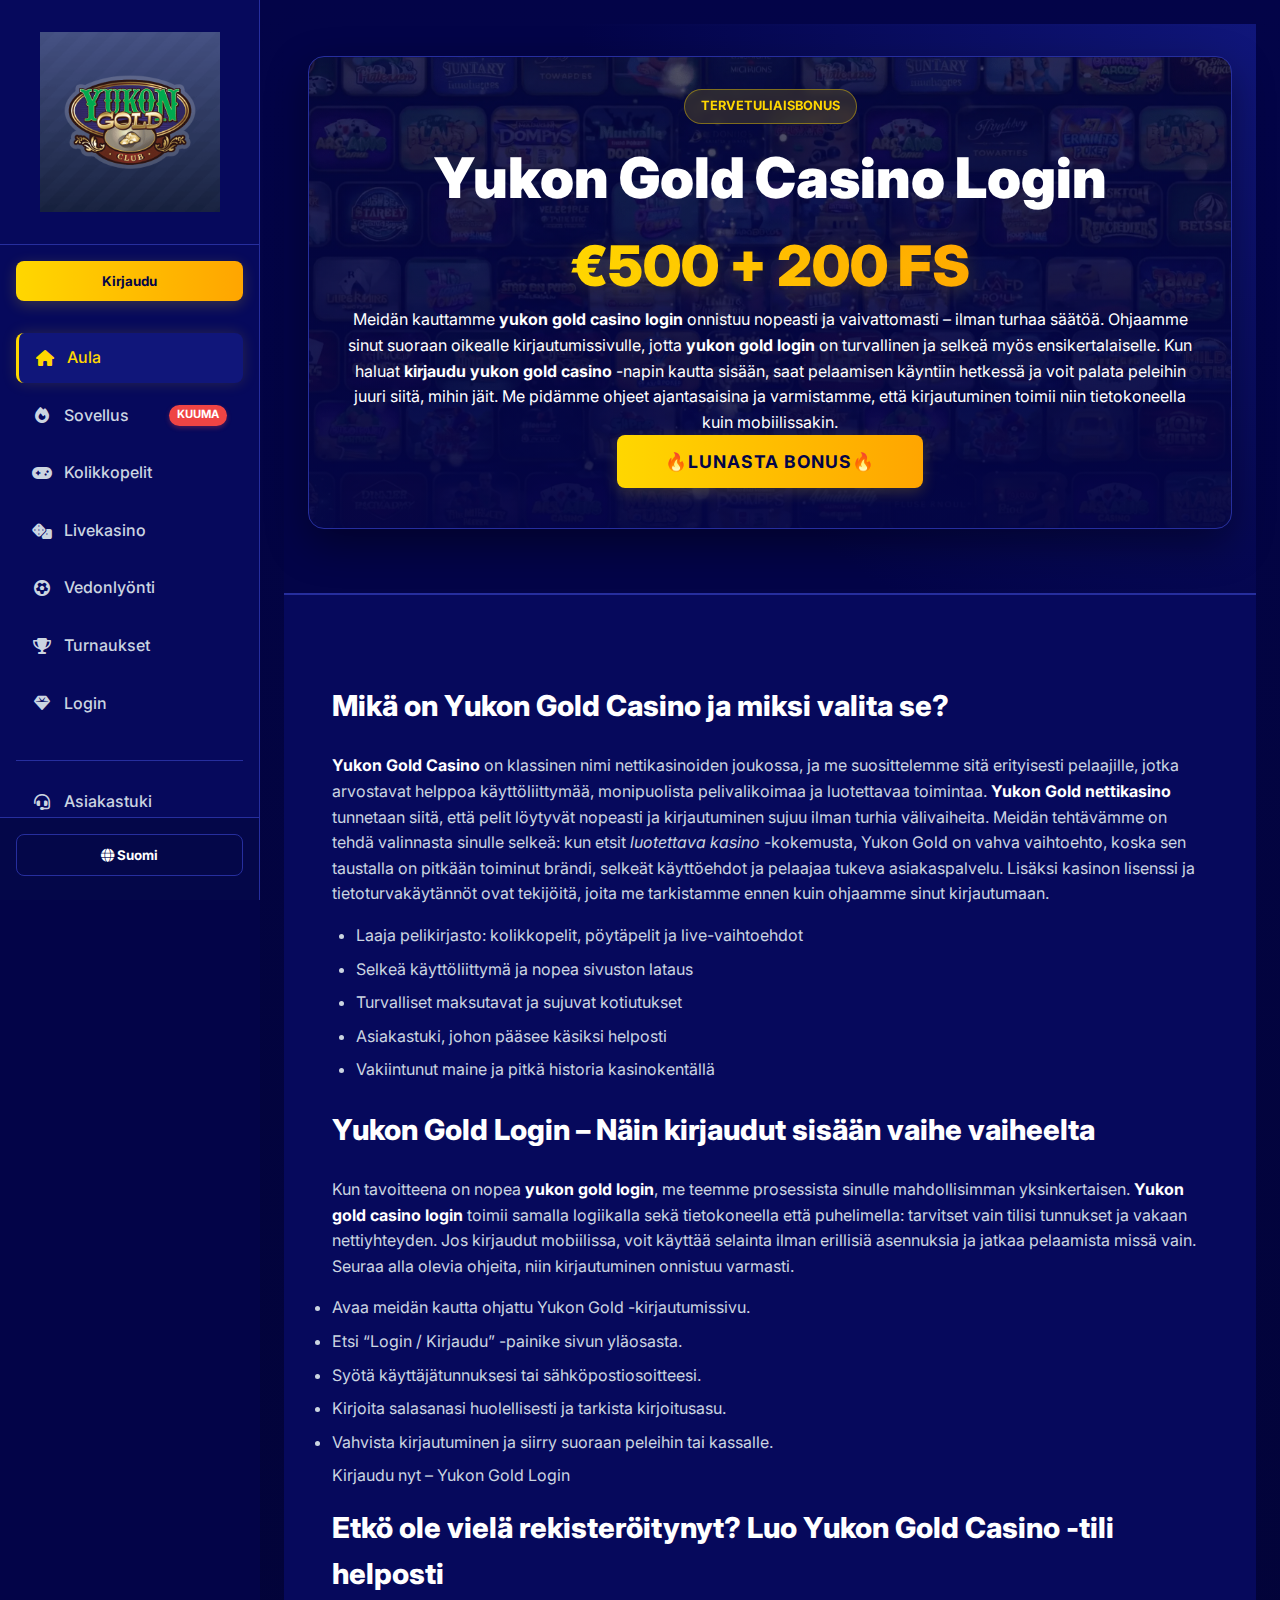
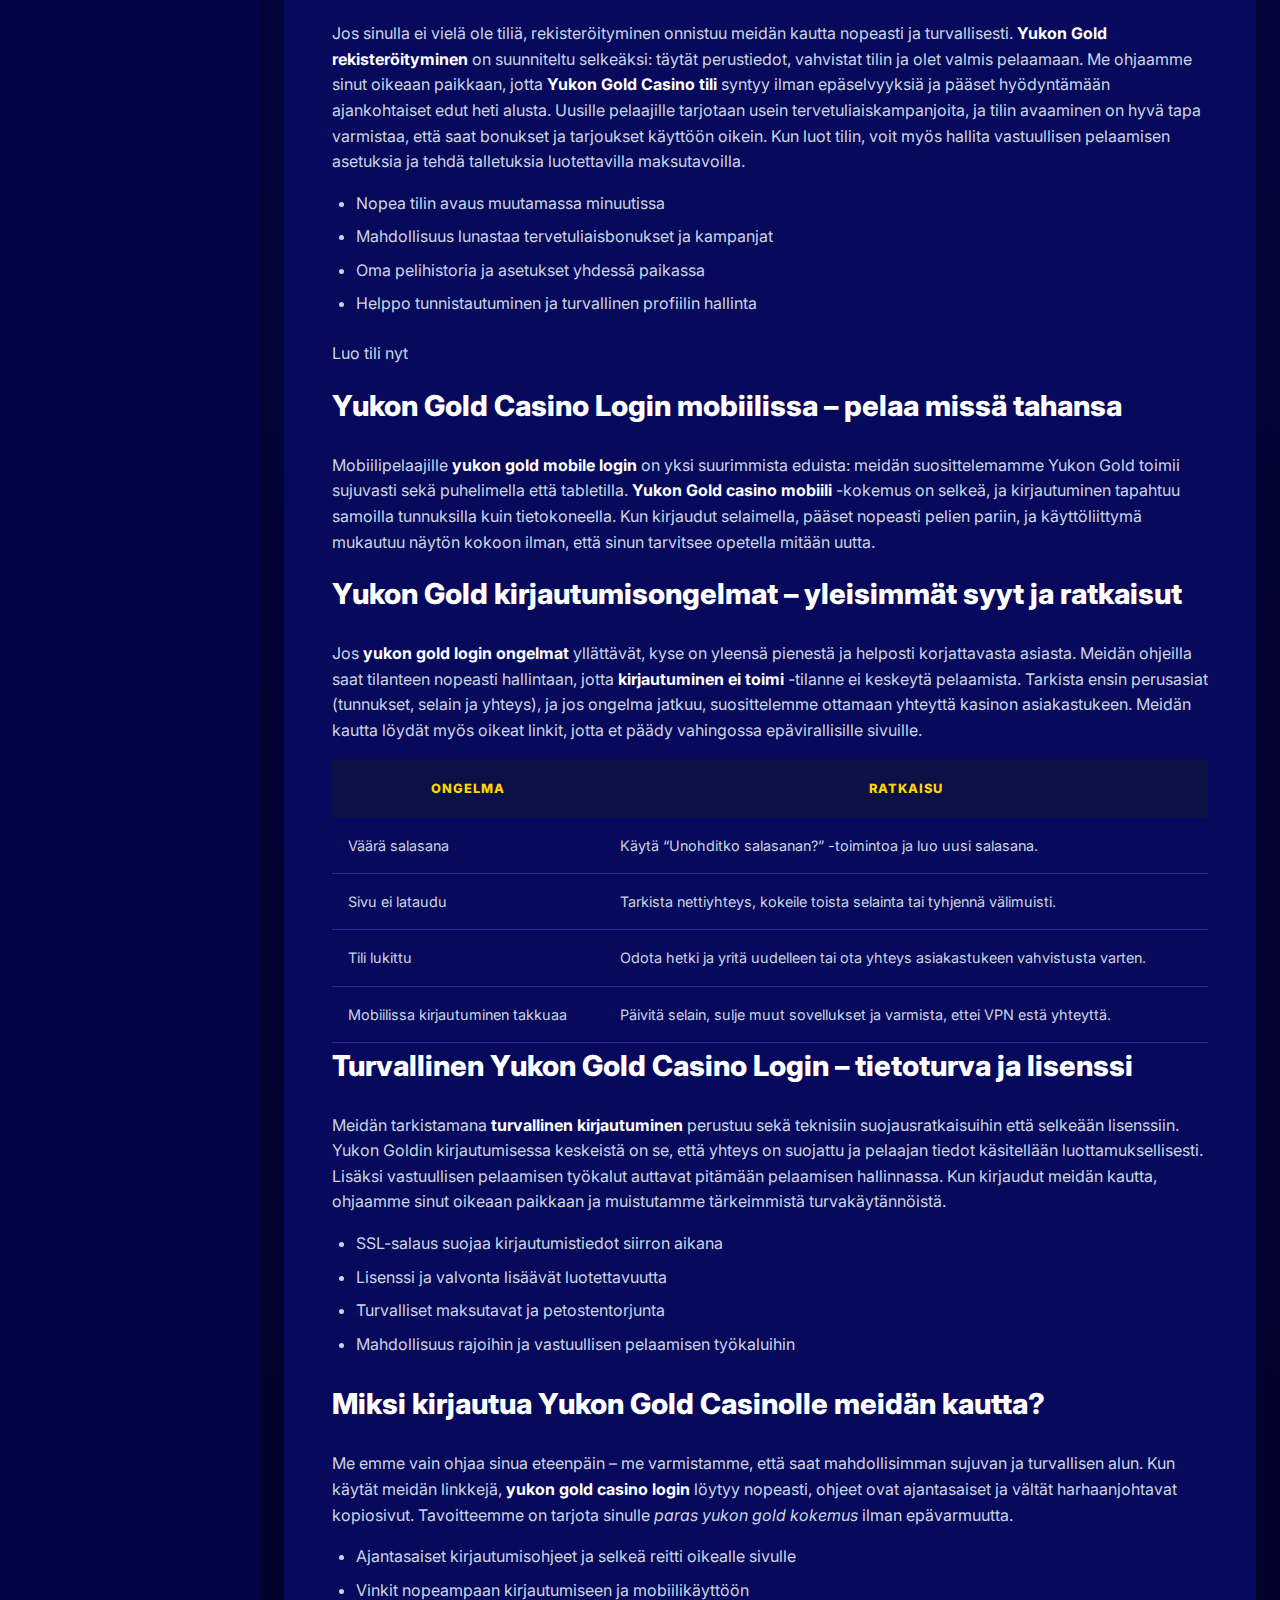
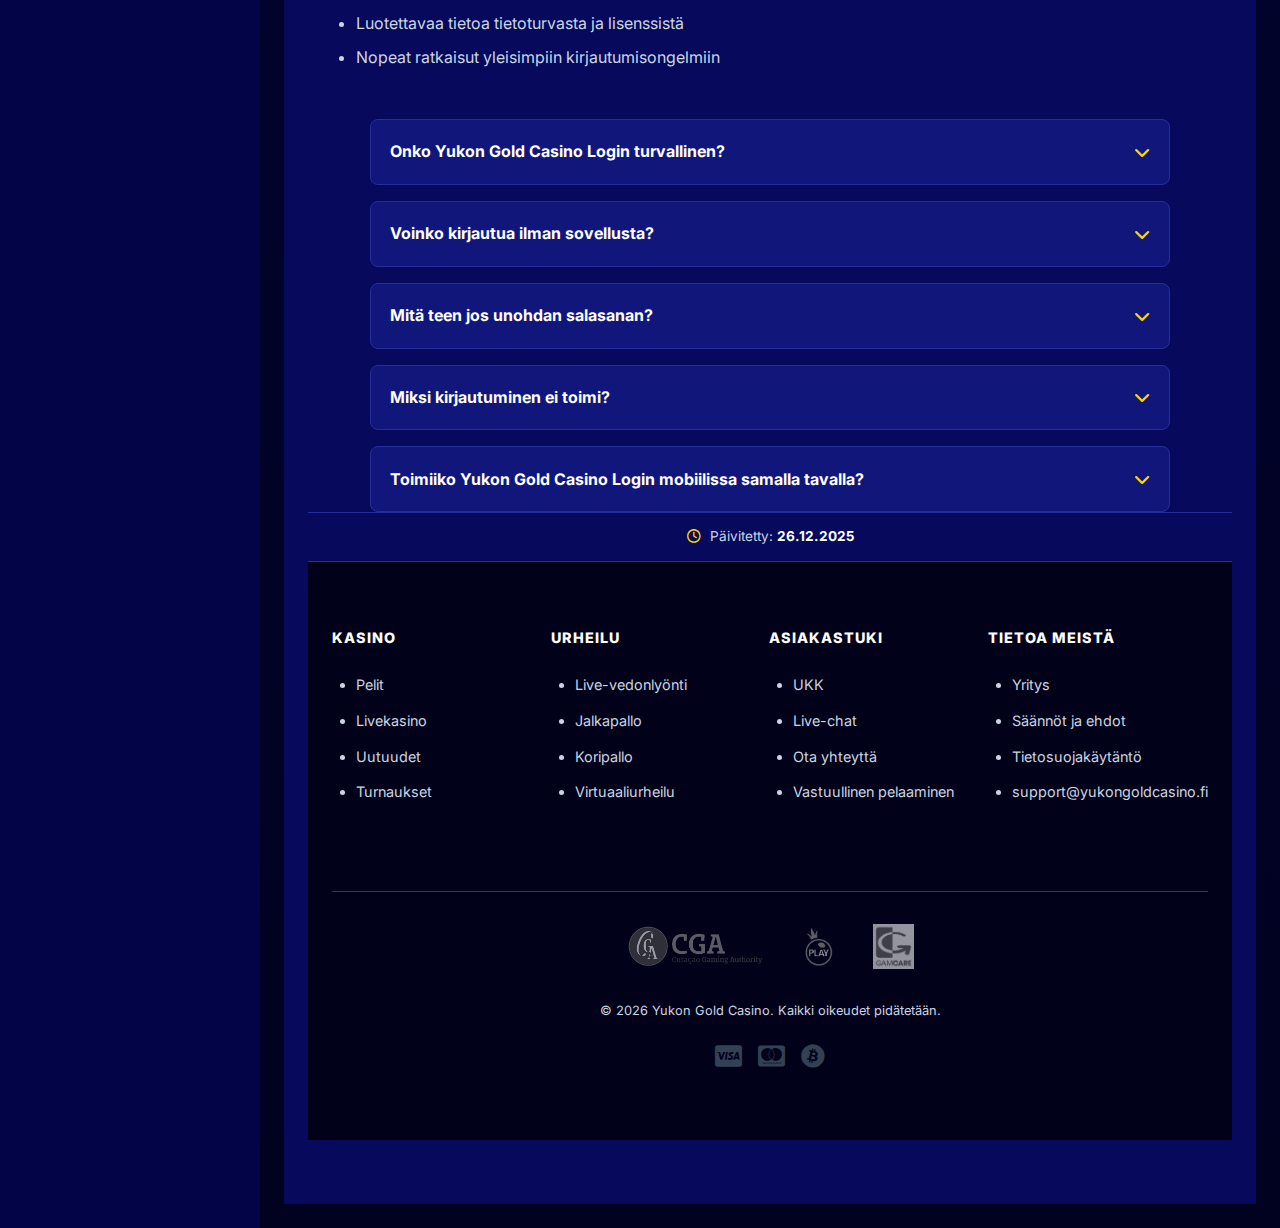
<file: login/index.html>
<!DOCTYPE html>
<html lang="fi">
<head>
    <meta charset="UTF-8">
    <meta name="viewport" content="width=device-width, initial-scale=1.0">
    <title>Yukon Gold Casino Login – Turvallinen kirjautuminen meidän kautta</title>
<meta name="description" content="Yukon Gold Casino Login onnistuu meidän kauttamme nopeasti ja turvallisesti. Selkeät ohjeet kirjautumiseen, mobiililogiiniin ja yleisimpiin ongelmiin.">
    <link rel="stylesheet" href="https://cdnjs.cloudflare.com/ajax/libs/font-awesome/6.4.0/css/all.min.css">
    <link href="https://fonts.googleapis.com/css2?family=Inter:wght@400;500;700;900&display=swap" rel="stylesheet">
   <link rel="stylesheet" href="../style.css?=1.6">
     <link rel="canonical" href="/login/">
</head>
<body>
    <input type="checkbox" id="drawer-check">

    <div class="main-layout">
<header class="mobile-top">
    <div class="logo-brand">
        <a href="/">
        <img src="/yukon gold casino logo (1).png" alt="Yukon Gold Casino" class="logo-img mobile-logo">
        </a>
    </div>

    <div class="top-controls">
        <a href="/go/">
        <button class="ui-btn-filled header-action">Kirjaudu</button>
        </a>
        <label for="drawer-check" class="burger-icon">
            <i class="fa-solid fa-bars"></i>
        </label>
    </div>
</header>

<aside class="side-nav">
    <div class="nav-top">
        <div class="logo-brand">
            <a href="/">
            <img src="/yukon gold casino logo (1).png" alt="Yukon Gold Casino" class="logo-img desktop-logo">
            </a>
        </div>
    </div>

    <div class="nav-bottom" style="background: transparent; border:none; padding-bottom: 0;">
        <a href="/go/">
        <button class="ui-btn ui-btn-filled">Kirjaudu</button>
        </a>
    </div>

    <nav class="menu-links">
        <a href="/" class="link-item current">
            <i class="fa-solid fa-house"></i>
            <span>Aula</span>
        </a>
        <a href="/app/" class="link-item">
            <i class="fa-solid fa-fire"></i>
            <span>Sovellus</span>
            <span class="badge-hot">KUUMA</span>
        </a>
        <a href="/" class="link-item">
            <i class="fa-solid fa-gamepad"></i>
            <span>Kolikkopelit</span>
        </a>
        <a href="/" class="link-item">
            <i class="fa-solid fa-dice"></i>
            <span>Livekasino</span>
        </a>
        <a href="/" class="link-item">
            <i class="fa-solid fa-futbol"></i>
            <span>Vedonlyönti</span>
        </a>
        <a href="/" class="link-item">
            <i class="fa-solid fa-trophy"></i>
            <span>Turnaukset</span>
        </a>
        <a href="/login/" class="link-item">
            <i class="fa-solid fa-gem"></i>
            <span>Login</span>
        </a>
        
        <div style="margin-top: 2rem; border-top: 1px solid var(--line-color); padding-top: 1rem;">
             <a href="/" class="link-item">
                <i class="fa-solid fa-headset"></i>
                <span>Asiakastuki</span>
            </a>
        </div>
    </nav>

    <div class="nav-bottom">
        <button class="ui-btn ui-btn-ghost"><i class="fa-solid fa-globe"></i> Suomi</button>
    </div>
</aside>

        <!-- MAIN CONTENT -->
        <main class="content-area">
            
            <div class="inner-wrap">
                <!-- Hero Section -->
                <section class="intro-zone">
                    <div class="big-banner">
                        <span class="pill-tag">Tervetuliaisbonus</span>
                        <h1 class="big-title">
                            Yukon Gold Casino Login  </h1>
                          <p class="gold-text" style="font-size: 3.5em; font-weight: 900; line-height: 1.1; margin: 10px 0;">€500 + 200 FS</p>
                       
<p>
      Meidän kauttamme <strong>yukon gold casino login</strong> onnistuu nopeasti ja vaivattomasti – ilman turhaa säätöä.
      Ohjaamme sinut suoraan oikealle kirjautumissivulle, jotta <strong>yukon gold login</strong> on turvallinen ja selkeä myös ensikertalaiselle.
      Kun haluat <strong>kirjaudu yukon gold casino</strong> -napin kautta sisään, saat pelaamisen käyntiin hetkessä ja voit palata peleihin juuri siitä, mihin jäit.
      Me pidämme ohjeet ajantasaisina ja varmistamme, että kirjautuminen toimii niin tietokoneella kuin mobiilissakin.
    </p>
                        <button class="ui-btn ui-btn-filled cta-large">🔥LUNASTA BONUS🔥</button>
                    </div>
                </section>

 

            <!-- Content Section -->
            <div class="text-block">
                <div class="inner-wrap">
  <h2>Mikä on Yukon Gold Casino ja miksi valita se?</h2>
      <p>
        <strong>Yukon Gold Casino</strong> on klassinen nimi nettikasinoiden joukossa, ja me suosittelemme sitä erityisesti pelaajille,
        jotka arvostavat helppoa käyttöliittymää, monipuolista pelivalikoimaa ja luotettavaa toimintaa. <strong>Yukon Gold nettikasino</strong>
        tunnetaan siitä, että pelit löytyvät nopeasti ja kirjautuminen sujuu ilman turhia välivaiheita. Meidän tehtävämme on tehdä valinnasta
        sinulle selkeä: kun etsit <em>luotettava kasino</em> -kokemusta, Yukon Gold on vahva vaihtoehto, koska sen taustalla on pitkään toiminut
        brändi, selkeät käyttöehdot ja pelaajaa tukeva asiakaspalvelu. Lisäksi kasinon lisenssi ja tietoturvakäytännöt ovat tekijöitä,
        joita me tarkistamme ennen kuin ohjaamme sinut kirjautumaan.
      </p>
      <ul>
        <li>Laaja pelikirjasto: kolikkopelit, pöytäpelit ja live-vaihtoehdot</li>
        <li>Selkeä käyttöliittymä ja nopea sivuston lataus</li>
        <li>Turvalliset maksutavat ja sujuvat kotiutukset</li>
        <li>Asiakastuki, johon pääsee käsiksi helposti</li>
        <li>Vakiintunut maine ja pitkä historia kasinokentällä</li>
      </ul>
    </section>

    <section id="login">
      <h2>Yukon Gold Login – Näin kirjaudut sisään vaihe vaiheelta</h2>
      <p>
        Kun tavoitteena on nopea <strong>yukon gold login</strong>, me teemme prosessista sinulle mahdollisimman yksinkertaisen.
        <strong>Yukon gold casino login</strong> toimii samalla logiikalla sekä tietokoneella että puhelimella: tarvitset vain tilisi tunnukset
        ja vakaan nettiyhteyden. Jos kirjaudut mobiilissa, voit käyttää selainta ilman erillisiä asennuksia ja jatkaa pelaamista missä vain.
        Seuraa alla olevia ohjeita, niin kirjautuminen onnistuu varmasti.
      </p>
      <ol>
        <li>Avaa meidän kautta ohjattu Yukon Gold -kirjautumissivu.</li>
        <li>Etsi “Login / Kirjaudu” -painike sivun yläosasta.</li>
        <li>Syötä käyttäjätunnuksesi tai sähköpostiosoitteesi.</li>
        <li>Kirjoita salasanasi huolellisesti ja tarkista kirjoitusasu.</li>
        <li>Vahvista kirjautuminen ja siirry suoraan peleihin tai kassalle.</li>
      </ol>
      <p>
        <a href="#login" role="button">Kirjaudu nyt – Yukon Gold Login</a>
      </p>
    </section>

    <section id="signup">
      <h2>Etkö ole vielä rekisteröitynyt? Luo Yukon Gold Casino -tili helposti</h2>
      <p>
        Jos sinulla ei vielä ole tiliä, rekisteröityminen onnistuu meidän kautta nopeasti ja turvallisesti.
        <strong>Yukon Gold rekisteröityminen</strong> on suunniteltu selkeäksi: täytät perustiedot, vahvistat tilin ja olet valmis pelaamaan.
        Me ohjaamme sinut oikeaan paikkaan, jotta <strong>Yukon Gold Casino tili</strong> syntyy ilman epäselvyyksiä ja pääset hyödyntämään
        ajankohtaiset edut heti alusta. Uusille pelaajille tarjotaan usein tervetuliaiskampanjoita, ja tilin avaaminen on hyvä tapa varmistaa,
        että saat bonukset ja tarjoukset käyttöön oikein. Kun luot tilin, voit myös hallita vastuullisen pelaamisen asetuksia ja tehdä talletuksia
        luotettavilla maksutavoilla.
      </p>
      <ul>
        <li>Nopea tilin avaus muutamassa minuutissa</li>
        <li>Mahdollisuus lunastaa tervetuliaisbonukset ja kampanjat</li>
        <li>Oma pelihistoria ja asetukset yhdessä paikassa</li>
        <li>Helppo tunnistautuminen ja turvallinen profiilin hallinta</li>
      </ul>
      <p>
        <a href="#signup" role="button">Luo tili nyt</a>
      </p>
    </section>

    <section id="mobile">
      <h2>Yukon Gold Casino Login mobiilissa – pelaa missä tahansa</h2>
      <p>
        Mobiilipelaajille <strong>yukon gold mobile login</strong> on yksi suurimmista eduista: meidän suosittelemamme Yukon Gold toimii
        sujuvasti sekä puhelimella että tabletilla. <strong>Yukon Gold casino mobiili</strong> -kokemus on selkeä, ja kirjautuminen tapahtuu
        samoilla tunnuksilla kuin tietokoneella. Kun kirjaudut selaimella, pääset nopeasti pelien pariin, ja käyttöliittymä mukautuu näytön kokoon
        ilman, että sinun tarvitsee opetella mitään uutta.
      </p>
    </section>

    <section id="problems">
      <h2>Yukon Gold kirjautumisongelmat – yleisimmät syyt ja ratkaisut</h2>
      <p>
        Jos <strong>yukon gold login ongelmat</strong> yllättävät, kyse on yleensä pienestä ja helposti korjattavasta asiasta.
        Meidän ohjeilla saat tilanteen nopeasti hallintaan, jotta <strong>kirjautuminen ei toimi</strong> -tilanne ei keskeytä pelaamista.
        Tarkista ensin perusasiat (tunnukset, selain ja yhteys), ja jos ongelma jatkuu, suosittelemme ottamaan yhteyttä kasinon asiakastukeen.
        Meidän kautta löydät myös oikeat linkit, jotta et päädy vahingossa epävirallisille sivuille.
      </p>
      <table>
        <thead>
          <tr>
            <th>Ongelma</th>
            <th>Ratkaisu</th>
          </tr>
        </thead>
        <tbody>
          <tr>
            <td>Väärä salasana</td>
            <td>Käytä “Unohditko salasanan?” -toimintoa ja luo uusi salasana.</td>
          </tr>
          <tr>
            <td>Sivu ei lataudu</td>
            <td>Tarkista nettiyhteys, kokeile toista selainta tai tyhjennä välimuisti.</td>
          </tr>
          <tr>
            <td>Tili lukittu</td>
            <td>Odota hetki ja yritä uudelleen tai ota yhteys asiakastukeen vahvistusta varten.</td>
          </tr>
          <tr>
            <td>Mobiilissa kirjautuminen takkuaa</td>
            <td>Päivitä selain, sulje muut sovellukset ja varmista, ettei VPN estä yhteyttä.</td>
          </tr>
        </tbody>
      </table>
    </section>

    <section id="security">
      <h2>Turvallinen Yukon Gold Casino Login – tietoturva ja lisenssi</h2>
      <p>
        Meidän tarkistamana <strong>turvallinen kirjautuminen</strong> perustuu sekä teknisiin suojausratkaisuihin että selkeään lisenssiin.
        Yukon Goldin kirjautumisessa keskeistä on se, että yhteys on suojattu ja pelaajan tiedot käsitellään luottamuksellisesti.
        Lisäksi vastuullisen pelaamisen työkalut auttavat pitämään pelaamisen hallinnassa. Kun kirjaudut meidän kautta, ohjaamme sinut
        oikeaan paikkaan ja muistutamme tärkeimmistä turvakäytännöistä.
      </p>
      <ul>
        <li>SSL-salaus suojaa kirjautumistiedot siirron aikana</li>
        <li>Lisenssi ja valvonta lisäävät luotettavuutta</li>
        <li>Turvalliset maksutavat ja petostentorjunta</li>
        <li>Mahdollisuus rajoihin ja vastuullisen pelaamisen työkaluihin</li>
      </ul>
    </section>

    <section id="why-us">
      <h2>Miksi kirjautua Yukon Gold Casinolle meidän kautta?</h2>
      <p>
        Me emme vain ohjaa sinua eteenpäin – me varmistamme, että saat mahdollisimman sujuvan ja turvallisen alun.
        Kun käytät meidän linkkejä, <strong>yukon gold casino login</strong> löytyy nopeasti, ohjeet ovat ajantasaiset ja vältät
        harhaanjohtavat kopiosivut. Tavoitteemme on tarjota sinulle <em>paras yukon gold kokemus</em> ilman epävarmuutta.
      </p>
      <ul>
        <li>Ajantasaiset kirjautumisohjeet ja selkeä reitti oikealle sivulle</li>
        <li>Vinkit nopeampaan kirjautumiseen ja mobiilikäyttöön</li>
        <li>Luotettavaa tietoa tietoturvasta ja lisenssistä</li>
        <li>Nopeat ratkaisut yleisimpiin kirjautumisongelmiin</li>
      </ul>
      </section>
            </div>

<div class="faq-container">
  <details class="faq-item">
    <summary class="faq-trigger">
      <span>Onko Yukon Gold Casino Login turvallinen?</span>
      <i class="fa-solid fa-chevron-down icon-state"></i>
    </summary>
    <div class="faq-content">
      <div class="faq-inner">
        <p>
          Kyllä, kun käytät virallista kirjautumissivua. Meidän kauttamme pääset suoraan oikeaan osoitteeseen, jolloin vältyt harhaanjohtavilta kopiosivuilta.
          Turvallisuutta tukevat salattu yhteys (SSL/TLS), selkeästi esillä olevat lisenssi- ja operaattoritiedot sekä tarvittaessa KYC-varmennus, joka suojaa
          kotiutuksia ja tiliturvaa. Me suosittelemme pitämään salasanan vahvana, vaihtamaan sen säännöllisesti ja kirjautumaan ulos jaetuilta laitteilta.
          Jos huomaat epäilyttävää toimintaa, vaihda salasana heti ja ota yhteys tukeen.
        </p>
      </div>
    </div>
  </details>

  <details class="faq-item">
    <summary class="faq-trigger">
      <span>Voinko kirjautua ilman sovellusta?</span>
      <i class="fa-solid fa-chevron-down icon-state"></i>
    </summary>
    <div class="faq-content">
      <div class="faq-inner">
        <p>
          Kyllä. <strong>Yukon gold login</strong> toimii yleensä suoraan selaimessa sekä tietokoneella että mobiilissa, joten erillistä sovellusta ei tarvita.
          Meidän ohjeillamme löydät kirjautumispainikkeen nopeasti: avaa kirjautumissivu, syötä tunnuksesi ja vahvista sisäänkirjautuminen.
          Mobiilissa kokemus on sama – käyttöliittymä mukautuu näytön kokoon, ja voit siirtyä suoraan peleihin tai kassalle ilman lisäasennuksia.
          Jos selaimessa ilmenee ongelmia, päivitä selain tai tyhjennä välimuisti.
        </p>
      </div>
    </div>
  </details>

  <details class="faq-item">
    <summary class="faq-trigger">
      <span>Mitä teen jos unohdan salasanan?</span>
      <i class="fa-solid fa-chevron-down icon-state"></i>
    </summary>
    <div class="faq-content">
      <div class="faq-inner">
        <p>
          Käytä kirjautumissivun “Unohditko salasanan?” -linkkiä ja syötä tilillesi liitetty sähköpostiosoite.
          Saat ohjeet salasanan palautukseen sähköpostiisi, ja me suosittelemme tarkistamaan myös roskapostikansion, jos viesti ei näy heti.
          Luo uusi salasana, joka on pitkä ja uniikki, ja tallenna se turvallisesti. Jos et enää pääse sähköpostiisi käsiksi tai palautus ei onnistu,
          ota yhteyttä asiakastukeen – he voivat varmistaa henkilöllisyyden ja auttaa tilin palauttamisessa.
        </p>
      </div>
    </div>
  </details>

  <details class="faq-item">
    <summary class="faq-trigger">
      <span>Miksi kirjautuminen ei toimi?</span>
      <i class="fa-solid fa-chevron-down icon-state"></i>
    </summary>
    <div class="faq-content">
      <div class="faq-inner">
        <p>
          Yleisimmät syyt ovat väärin syötetty käyttäjätunnus/salasana, selaimen välimuisti tai tilapäinen yhteyskatko.
          Me suosittelemme ensin tarkistamaan kirjoitusasun (myös isot/pienet kirjaimet), päivittämään sivun ja kokeilemaan tarvittaessa toista selainta.
          Tyhjennä välimuisti ja evästeet, poista VPN hetkeksi käytöstä ja varmista, että kellonaika laitteessasi on oikein.
          Jos tili on lukkiutunut useiden yritysten jälkeen, odota hetki tai ota yhteys tukeen – näin saat kirjautumisen auki turvallisesti.
        </p>
      </div>
    </div>
  </details>

  <details class="faq-item">
    <summary class="faq-trigger">
      <span>Toimiiko Yukon Gold Casino Login mobiilissa samalla tavalla?</span>
      <i class="fa-solid fa-chevron-down icon-state"></i>
    </summary>
    <div class="faq-content">
      <div class="faq-inner">
        <p>
          Kyllä. Kirjaudut samoilla tunnuksilla myös puhelimella ja tabletilla, ja useimmiten suoraan selaimessa.
          Meidän kautta löydät nopeimman reitin kirjautumiseen: avaa mobiilisivu, paina “Kirjaudu”, syötä tiedot ja siirry suoraan peleihin.
          Jos käyttö tuntuu hitaalta, sulje taustasovelluksia ja varmista, että selain on ajan tasalla. Tarvittaessa vaihda Wi-Fi:n ja mobiilidatan välillä,
          jotta yhteys pysyy vakaana.
        </p>
      </div>
    </div>
  </details>
</div>


            <!-- Footer -->
<div style="background-color: var(--color-surface); border-top: 1px solid var(--line-color); padding: 0.8rem; text-align: center; font-size: 0.85rem; color: var(--txt-muted);">
    <i class="fa-regular fa-clock" style="margin-right: 5px; color: var(--theme-yellow);"></i> 
    Päivitetty: <strong>26.12.2025</strong>
</div>

<footer class="page-footer">
    <div class="footer-columns">
        <div class="footer-group">
            <h4>Kasino</h4>
            <ul>
                <li><a href="/">Pelit</a></li>
                <li><a href="/">Livekasino</a></li>
                <li><a href="/">Uutuudet</a></li>
                <li><a href="/">Turnaukset</a></li>
            </ul>
        </div>
        <div class="footer-group">
            <h4>Urheilu</h4>
            <ul>
                <li><a href="/">Live-vedonlyönti</a></li>
                <li><a href="/">Jalkapallo</a></li>
                <li><a href="/">Koripallo</a></li>
                <li><a href="/">Virtuaaliurheilu</a></li>
            </ul>
        </div>
        <div class="footer-group">
            <h4>Asiakastuki</h4>
            <ul>
                <li><a href="/faq/">UKK</a></li>
                <li><a href="/">Live-chat</a></li>
                <li><a href="/contact/">Ota yhteyttä</a></li>
                <li><a href="/responsible-gambling/">Vastuullinen pelaaminen</a></li>
            </ul>
        </div>
        <div class="footer-group">
            <h4>Tietoa meistä</h4>
            <ul>
                <li><a href="/about-us/">Yritys</a></li>
                <li><a href="/terms-and-conditions/">Säännöt ja ehdot</a></li>
                <li><a href="/privacy-policy/">Tietosuojakäytäntö</a></li>
                <li><a href="mailto:"support@yukongoldcasino.fi">support@yukongoldcasino.fi</a></li>
            </ul>
        </div>
    </div>

    <div class="legal-copy">
        <div class="footer-partners">
            <a href="https://www.gamingcontrolcuracao.org/">
            <img src="/cga-logo.png" alt="CGA Logo" class="trust-logo"></a>
            <img src="/pragmaticplay_logo.webp" alt="Pragmatic Play" class="trust-logo">
            <a href="https://www.gamcare.org.uk/">
            <img src="/gamcare.png" alt="gamecare" class="trust-logo">
            </a>
        </div>

        <p>&copy; 2026 Yukon Gold Casino. Kaikki oikeudet pidätetään.</p>
        
        <div style="margin-top: 1rem; font-size: 1.5rem; color: #334155;">
            <i class="fa-brands fa-cc-visa" style="margin: 0 5px;"></i>
            <i class="fa-brands fa-cc-mastercard" style="margin: 0 5px;"></i>
            <i class="fa-brands fa-bitcoin" style="margin: 0 5px;"></i>
        </div>
    </div>
</footer>
        </main>
    </div>

</body>
</html>
</file>
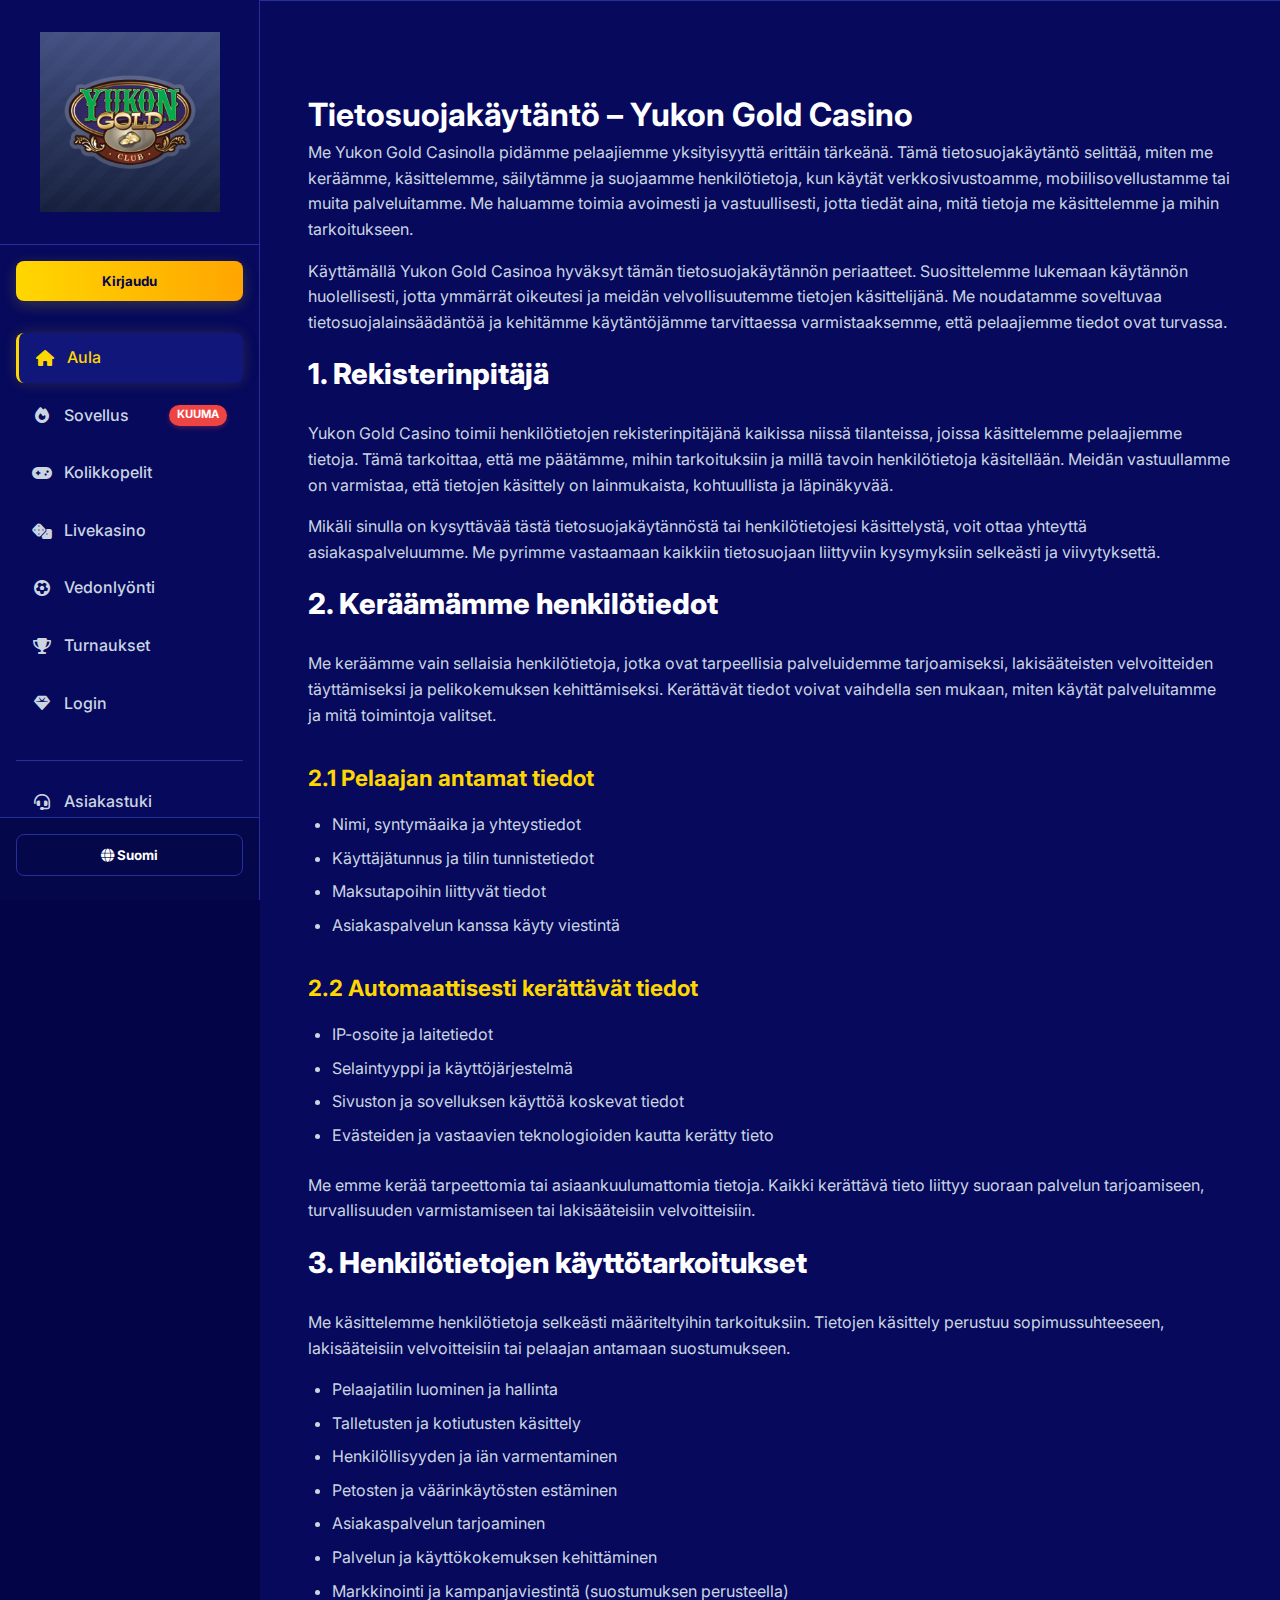
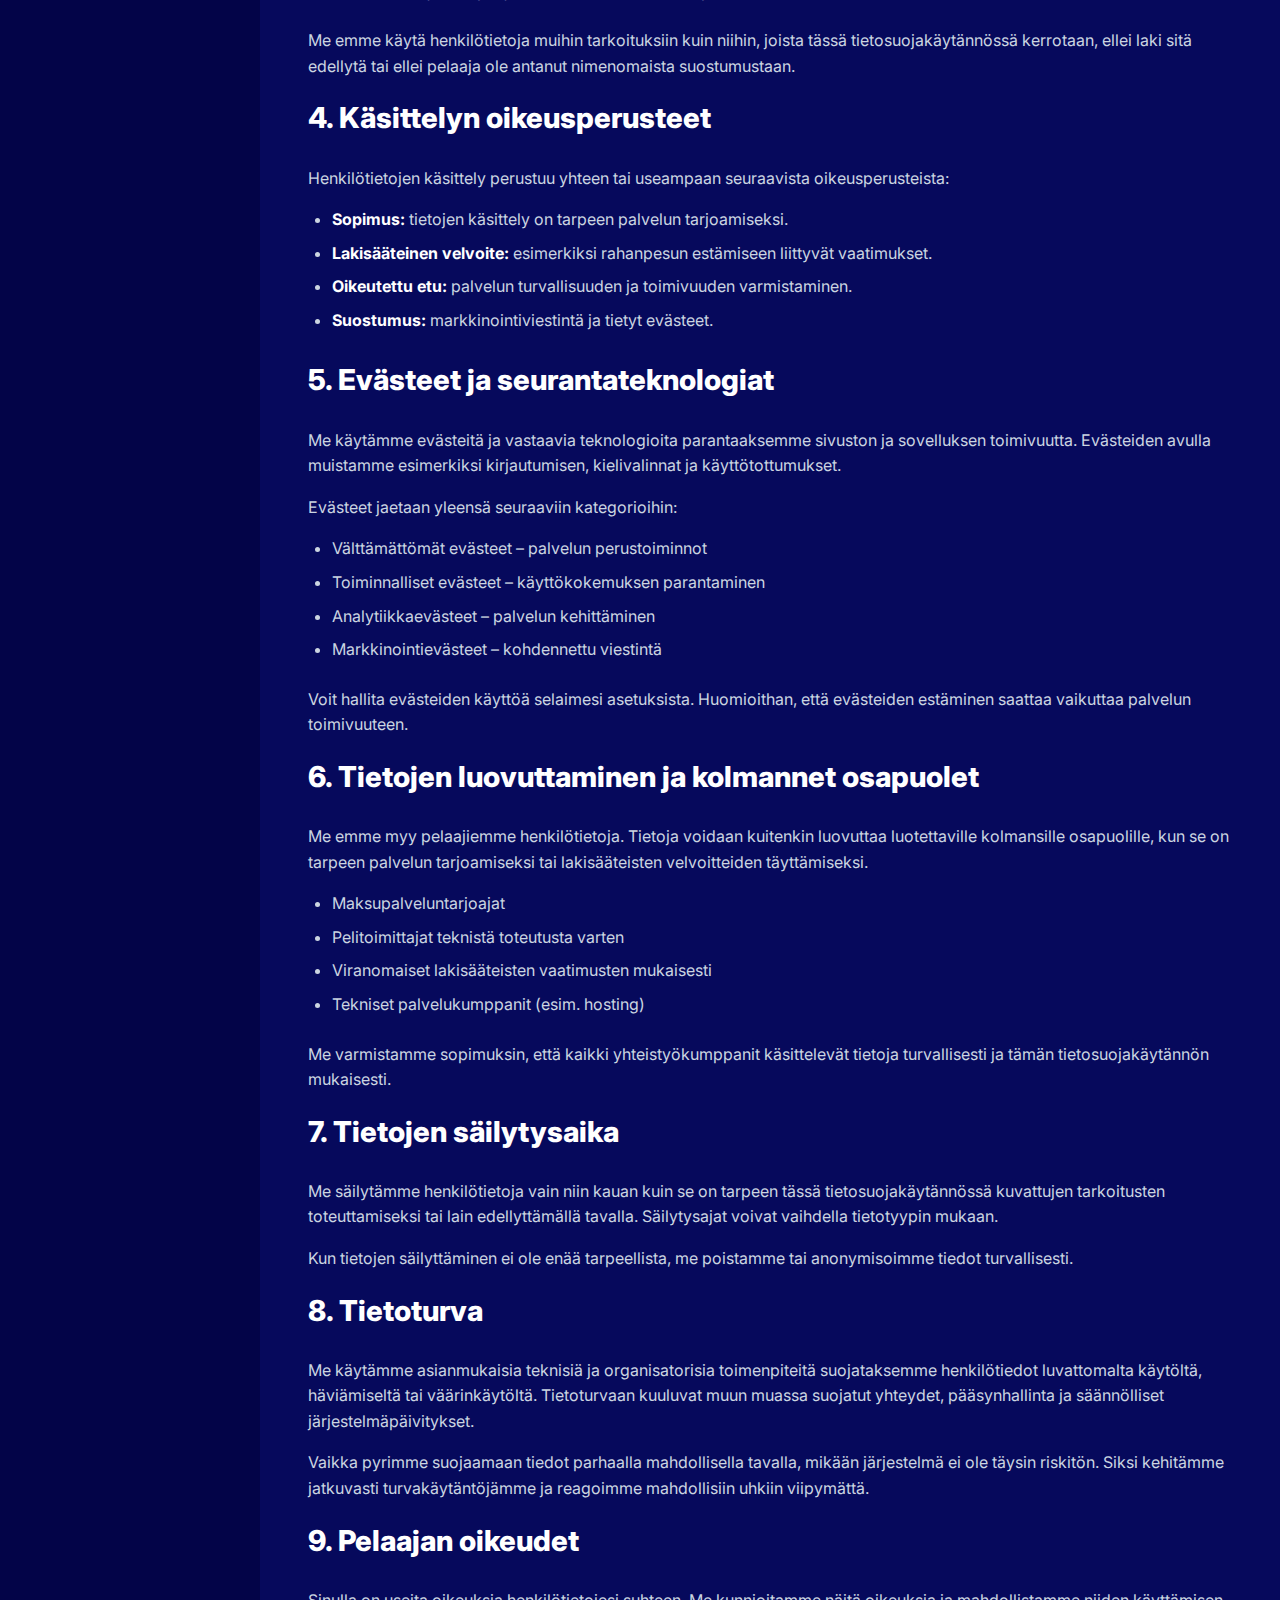
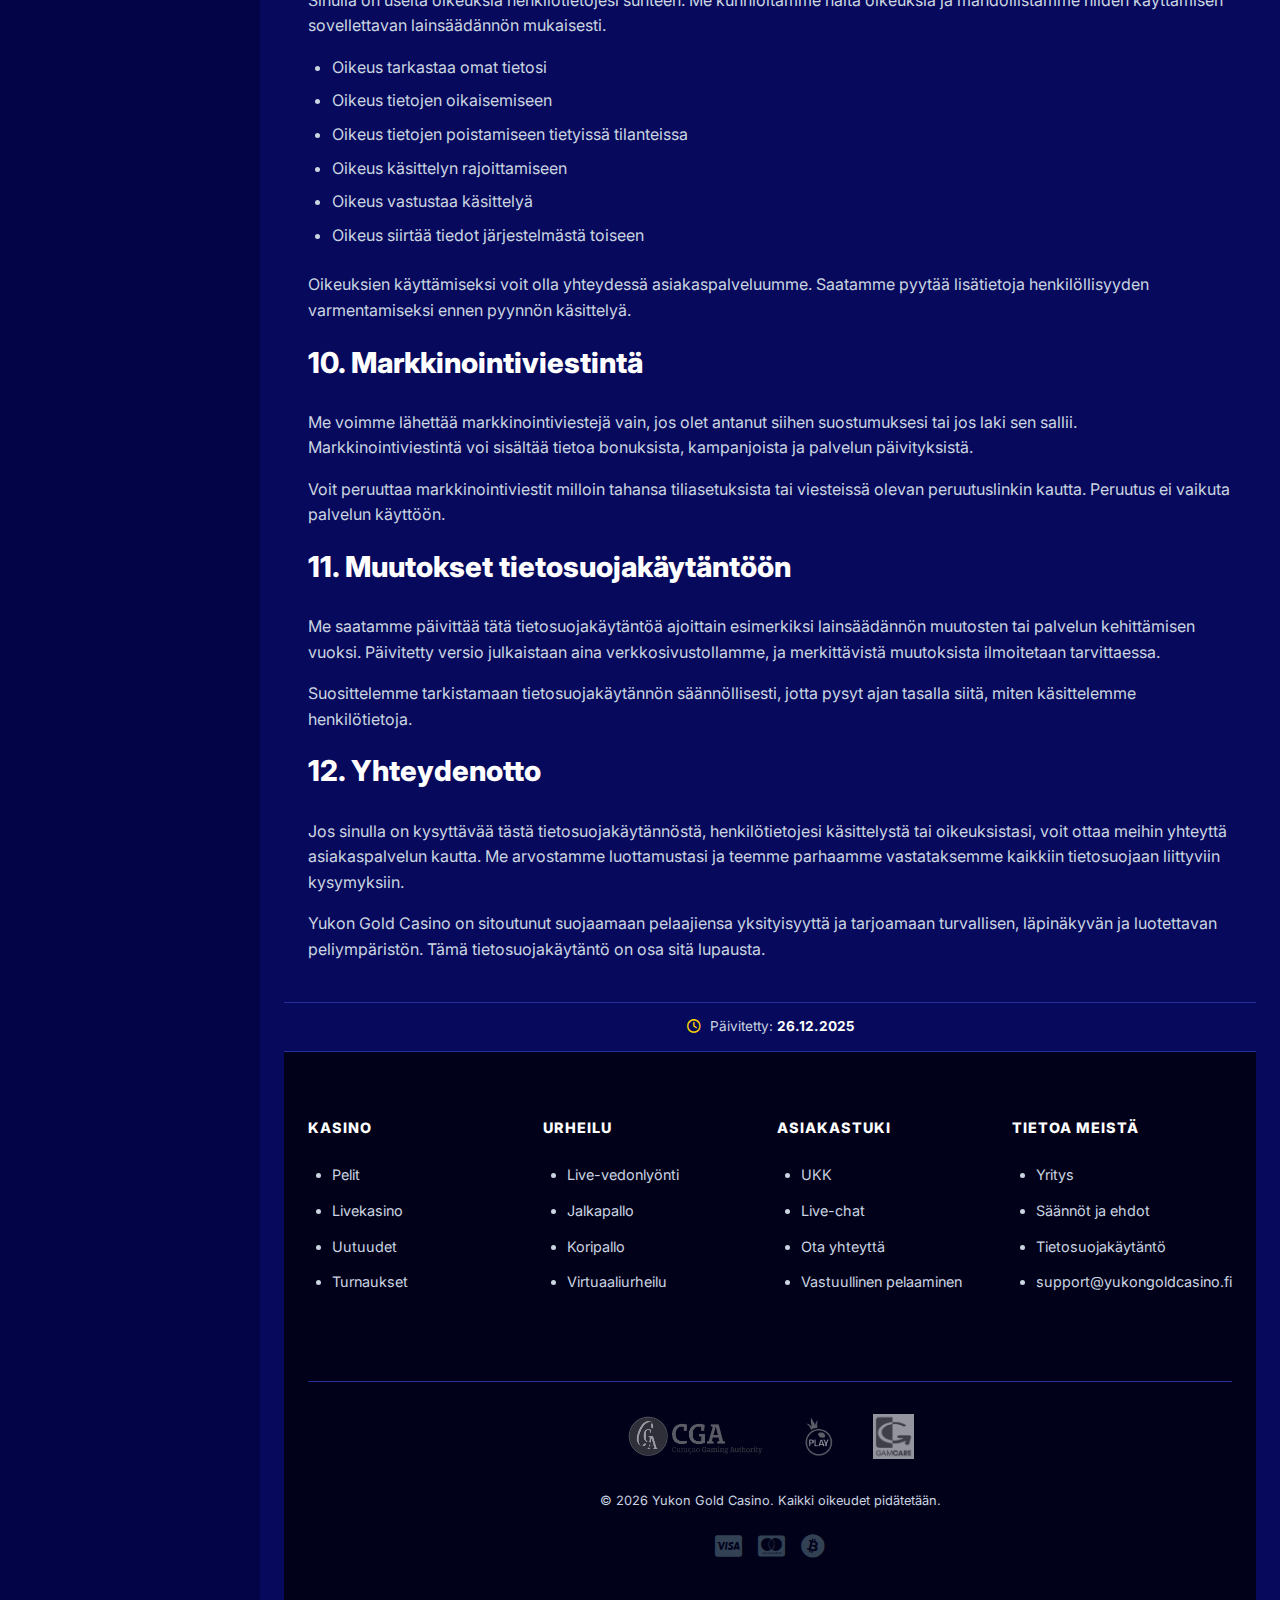
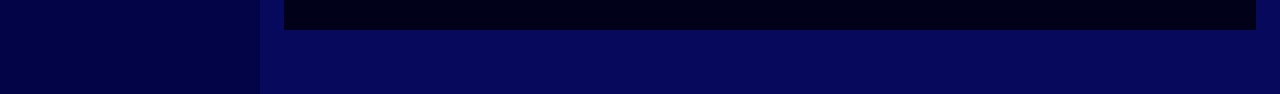
<file: privacy-policy/index.html>
<!DOCTYPE html>
<html lang="fi">
<head>
    <meta charset="UTF-8">
    <meta name="viewport" content="width=device-width, initial-scale=1.0">
    <title>Tietosuojakäytäntö | Yukon Gold Casino – Pelaajien yksityisyys ja tietoturva</title>
  <meta name="description" content="Yukon Gold Casinon tietosuojakäytäntö kertoo, miten keräämme, käytämme ja suojaamme henkilötietoja. Pelaajien yksityisyys, turvallisuus ja läpinäkyvyys ovat meille ensisijaisen tärkeitä." />
    <link rel="stylesheet" href="https://cdnjs.cloudflare.com/ajax/libs/font-awesome/6.4.0/css/all.min.css">
    <link href="https://fonts.googleapis.com/css2?family=Inter:wght@400;500;700;900&display=swap" rel="stylesheet">
   <link rel="stylesheet" href="../style.css?=1.6">
     <link rel="canonical" href="/privacy-policy/">
</head>
<body>
    <input type="checkbox" id="drawer-check">

    <div class="main-layout">
<header class="mobile-top">
    <div class="logo-brand">
        <a href="/">
        <img src="/yukon gold casino logo (1).png" alt="Yukon Gold Casino" class="logo-img mobile-logo">
        </a>
    </div>

    <div class="top-controls">
        <a href="/go/">
        <button class="ui-btn-filled header-action">Kirjaudu</button>
        </a>
        <label for="drawer-check" class="burger-icon">
            <i class="fa-solid fa-bars"></i>
        </label>
    </div>
</header>

<aside class="side-nav">
    <div class="nav-top">
        <div class="logo-brand">
            <a href="/">
            <img src="/yukon gold casino logo (1).png" alt="Yukon Gold Casino" class="logo-img desktop-logo">
            </a>
        </div>
    </div>

    <div class="nav-bottom" style="background: transparent; border:none; padding-bottom: 0;">
        <a href="/go/">
        <button class="ui-btn ui-btn-filled">Kirjaudu</button>
        </a>
    </div>

    <nav class="menu-links">
        <a href="/" class="link-item current">
            <i class="fa-solid fa-house"></i>
            <span>Aula</span>
        </a>
        <a href="/app/" class="link-item">
            <i class="fa-solid fa-fire"></i>
            <span>Sovellus</span>
            <span class="badge-hot">KUUMA</span>
        </a>
        <a href="/" class="link-item">
            <i class="fa-solid fa-gamepad"></i>
            <span>Kolikkopelit</span>
        </a>
        <a href="/" class="link-item">
            <i class="fa-solid fa-dice"></i>
            <span>Livekasino</span>
        </a>
        <a href="/" class="link-item">
            <i class="fa-solid fa-futbol"></i>
            <span>Vedonlyönti</span>
        </a>
        <a href="/" class="link-item">
            <i class="fa-solid fa-trophy"></i>
            <span>Turnaukset</span>
        </a>
        <a href="/login/" class="link-item">
            <i class="fa-solid fa-gem"></i>
            <span>Login</span>
        </a>
        
        <div style="margin-top: 2rem; border-top: 1px solid var(--line-color); padding-top: 1rem;">
             <a href="/" class="link-item">
                <i class="fa-solid fa-headset"></i>
                <span>Asiakastuki</span>
            </a>
        </div>
    </nav>

    <div class="nav-bottom">
        <button class="ui-btn ui-btn-ghost"><i class="fa-solid fa-globe"></i> Suomi</button>
    </div>
</aside>

        <!-- MAIN CONTENT -->
        <main class="content-area">


 

            <!-- Content Section -->
            <div class="text-block">
                <div class="inner-wrap">
                 <h1>Tietosuojakäytäntö – Yukon Gold Casino</h1>
      <p>
        Me Yukon Gold Casinolla pidämme pelaajiemme yksityisyyttä erittäin tärkeänä. Tämä tietosuojakäytäntö
        selittää, miten me keräämme, käsittelemme, säilytämme ja suojaamme henkilötietoja, kun käytät
        verkkosivustoamme, mobiilisovellustamme tai muita palveluitamme. Me haluamme toimia avoimesti ja
        vastuullisesti, jotta tiedät aina, mitä tietoja me käsittelemme ja mihin tarkoitukseen.
      </p>
      <p>
        Käyttämällä Yukon Gold Casinoa hyväksyt tämän tietosuojakäytännön periaatteet. Suosittelemme
        lukemaan käytännön huolellisesti, jotta ymmärrät oikeutesi ja meidän velvollisuutemme tietojen
        käsittelijänä. Me noudatamme soveltuvaa tietosuojalainsäädäntöä ja kehitämme käytäntöjämme
        tarvittaessa varmistaaksemme, että pelaajiemme tiedot ovat turvassa.
      </p>
    </header>

    <section id="data-controller">
      <h2>1. Rekisterinpitäjä</h2>
      <p>
        Yukon Gold Casino toimii henkilötietojen rekisterinpitäjänä kaikissa niissä tilanteissa, joissa
        käsittelemme pelaajiemme tietoja. Tämä tarkoittaa, että me päätämme, mihin tarkoituksiin ja millä
        tavoin henkilötietoja käsitellään. Meidän vastuullamme on varmistaa, että tietojen käsittely on
        lainmukaista, kohtuullista ja läpinäkyvää.
      </p>
      <p>
        Mikäli sinulla on kysyttävää tästä tietosuojakäytännöstä tai henkilötietojesi käsittelystä, voit
        ottaa yhteyttä asiakaspalveluumme. Me pyrimme vastaamaan kaikkiin tietosuojaan liittyviin
        kysymyksiin selkeästi ja viivytyksettä.
      </p>
    </section>

    <section id="data-we-collect">
      <h2>2. Keräämämme henkilötiedot</h2>
      <p>
        Me keräämme vain sellaisia henkilötietoja, jotka ovat tarpeellisia palveluidemme tarjoamiseksi,
        lakisääteisten velvoitteiden täyttämiseksi ja pelikokemuksen kehittämiseksi. Kerättävät tiedot
        voivat vaihdella sen mukaan, miten käytät palveluitamme ja mitä toimintoja valitset.
      </p>

      <h3>2.1 Pelaajan antamat tiedot</h3>
      <ul>
        <li>Nimi, syntymäaika ja yhteystiedot</li>
        <li>Käyttäjätunnus ja tilin tunnistetiedot</li>
        <li>Maksutapoihin liittyvät tiedot</li>
        <li>Asiakaspalvelun kanssa käyty viestintä</li>
      </ul>

      <h3>2.2 Automaattisesti kerättävät tiedot</h3>
      <ul>
        <li>IP-osoite ja laitetiedot</li>
        <li>Selaintyyppi ja käyttöjärjestelmä</li>
        <li>Sivuston ja sovelluksen käyttöä koskevat tiedot</li>
        <li>Evästeiden ja vastaavien teknologioiden kautta kerätty tieto</li>
      </ul>

      <p>
        Me emme kerää tarpeettomia tai asiaankuulumattomia tietoja. Kaikki kerättävä tieto liittyy
        suoraan palvelun tarjoamiseen, turvallisuuden varmistamiseen tai lakisääteisiin velvoitteisiin.
      </p>
    </section>

    <section id="purpose-of-processing">
      <h2>3. Henkilötietojen käyttötarkoitukset</h2>
      <p>
        Me käsittelemme henkilötietoja selkeästi määriteltyihin tarkoituksiin. Tietojen käsittely perustuu
        sopimussuhteeseen, lakisääteisiin velvoitteisiin tai pelaajan antamaan suostumukseen.
      </p>

      <ul>
        <li>Pelaajatilin luominen ja hallinta</li>
        <li>Talletusten ja kotiutusten käsittely</li>
        <li>Henkilöllisyyden ja iän varmentaminen</li>
        <li>Petosten ja väärinkäytösten estäminen</li>
        <li>Asiakaspalvelun tarjoaminen</li>
        <li>Palvelun ja käyttökokemuksen kehittäminen</li>
        <li>Markkinointi ja kampanjaviestintä (suostumuksen perusteella)</li>
      </ul>

      <p>
        Me emme käytä henkilötietoja muihin tarkoituksiin kuin niihin, joista tässä tietosuojakäytännössä
        kerrotaan, ellei laki sitä edellytä tai ellei pelaaja ole antanut nimenomaista suostumustaan.
      </p>
    </section>

    <section id="legal-basis">
      <h2>4. Käsittelyn oikeusperusteet</h2>
      <p>
        Henkilötietojen käsittely perustuu yhteen tai useampaan seuraavista oikeusperusteista:
      </p>
      <ul>
        <li><strong>Sopimus:</strong> tietojen käsittely on tarpeen palvelun tarjoamiseksi.</li>
        <li><strong>Lakisääteinen velvoite:</strong> esimerkiksi rahanpesun estämiseen liittyvät vaatimukset.</li>
        <li><strong>Oikeutettu etu:</strong> palvelun turvallisuuden ja toimivuuden varmistaminen.</li>
        <li><strong>Suostumus:</strong> markkinointiviestintä ja tietyt evästeet.</li>
      </ul>
    </section>

    <section id="cookies">
      <h2>5. Evästeet ja seurantateknologiat</h2>
      <p>
        Me käytämme evästeitä ja vastaavia teknologioita parantaaksemme sivuston ja sovelluksen
        toimivuutta. Evästeiden avulla muistamme esimerkiksi kirjautumisen, kielivalinnat ja
        käyttötottumukset.
      </p>
      <p>
        Evästeet jaetaan yleensä seuraaviin kategorioihin:
      </p>
      <ul>
        <li>Välttämättömät evästeet – palvelun perustoiminnot</li>
        <li>Toiminnalliset evästeet – käyttökokemuksen parantaminen</li>
        <li>Analytiikkaevästeet – palvelun kehittäminen</li>
        <li>Markkinointievästeet – kohdennettu viestintä</li>
      </ul>
      <p>
        Voit hallita evästeiden käyttöä selaimesi asetuksista. Huomioithan, että evästeiden estäminen
        saattaa vaikuttaa palvelun toimivuuteen.
      </p>
    </section>

    <section id="data-sharing">
      <h2>6. Tietojen luovuttaminen ja kolmannet osapuolet</h2>
      <p>
        Me emme myy pelaajiemme henkilötietoja. Tietoja voidaan kuitenkin luovuttaa luotettaville
        kolmansille osapuolille, kun se on tarpeen palvelun tarjoamiseksi tai lakisääteisten velvoitteiden
        täyttämiseksi.
      </p>
      <ul>
        <li>Maksupalveluntarjoajat</li>
        <li>Pelitoimittajat teknistä toteutusta varten</li>
        <li>Viranomaiset lakisääteisten vaatimusten mukaisesti</li>
        <li>Tekniset palvelukumppanit (esim. hosting)</li>
      </ul>
      <p>
        Me varmistamme sopimuksin, että kaikki yhteistyökumppanit käsittelevät tietoja turvallisesti ja
        tämän tietosuojakäytännön mukaisesti.
      </p>
    </section>

    <section id="data-retention">
      <h2>7. Tietojen säilytysaika</h2>
      <p>
        Me säilytämme henkilötietoja vain niin kauan kuin se on tarpeen tässä tietosuojakäytännössä
        kuvattujen tarkoitusten toteuttamiseksi tai lain edellyttämällä tavalla. Säilytysajat voivat
        vaihdella tietotyypin mukaan.
      </p>
      <p>
        Kun tietojen säilyttäminen ei ole enää tarpeellista, me poistamme tai anonymisoimme tiedot
        turvallisesti.
      </p>
    </section>

    <section id="security">
      <h2>8. Tietoturva</h2>
      <p>
        Me käytämme asianmukaisia teknisiä ja organisatorisia toimenpiteitä suojataksemme henkilötiedot
        luvattomalta käytöltä, häviämiseltä tai väärinkäytöltä. Tietoturvaan kuuluvat muun muassa
        suojatut yhteydet, pääsynhallinta ja säännölliset järjestelmäpäivitykset.
      </p>
      <p>
        Vaikka pyrimme suojaamaan tiedot parhaalla mahdollisella tavalla, mikään järjestelmä ei ole
        täysin riskitön. Siksi kehitämme jatkuvasti turvakäytäntöjämme ja reagoimme mahdollisiin
        uhkiin viipymättä.
      </p>
    </section>

    <section id="user-rights">
      <h2>9. Pelaajan oikeudet</h2>
      <p>
        Sinulla on useita oikeuksia henkilötietojesi suhteen. Me kunnioitamme näitä oikeuksia ja
        mahdollistamme niiden käyttämisen sovellettavan lainsäädännön mukaisesti.
      </p>
      <ul>
        <li>Oikeus tarkastaa omat tietosi</li>
        <li>Oikeus tietojen oikaisemiseen</li>
        <li>Oikeus tietojen poistamiseen tietyissä tilanteissa</li>
        <li>Oikeus käsittelyn rajoittamiseen</li>
        <li>Oikeus vastustaa käsittelyä</li>
        <li>Oikeus siirtää tiedot järjestelmästä toiseen</li>
      </ul>
      <p>
        Oikeuksien käyttämiseksi voit olla yhteydessä asiakaspalveluumme. Saatamme pyytää lisätietoja
        henkilöllisyyden varmentamiseksi ennen pyynnön käsittelyä.
      </p>
    </section>

    <section id="marketing">
      <h2>10. Markkinointiviestintä</h2>
      <p>
        Me voimme lähettää markkinointiviestejä vain, jos olet antanut siihen suostumuksesi tai jos laki
        sen sallii. Markkinointiviestintä voi sisältää tietoa bonuksista, kampanjoista ja palvelun
        päivityksistä.
      </p>
      <p>
        Voit peruuttaa markkinointiviestit milloin tahansa tiliasetuksista tai viesteissä olevan
        peruutuslinkin kautta. Peruutus ei vaikuta palvelun käyttöön.
      </p>
    </section>

    <section id="changes">
      <h2>11. Muutokset tietosuojakäytäntöön</h2>
      <p>
        Me saatamme päivittää tätä tietosuojakäytäntöä ajoittain esimerkiksi lainsäädännön muutosten tai
        palvelun kehittämisen vuoksi. Päivitetty versio julkaistaan aina verkkosivustollamme, ja
        merkittävistä muutoksista ilmoitetaan tarvittaessa.
      </p>
      <p>
        Suosittelemme tarkistamaan tietosuojakäytännön säännöllisesti, jotta pysyt ajan tasalla siitä,
        miten käsittelemme henkilötietoja.
      </p>
    </section>

    <section id="contact">
      <h2>12. Yhteydenotto</h2>
      <p>
        Jos sinulla on kysyttävää tästä tietosuojakäytännöstä, henkilötietojesi käsittelystä tai
        oikeuksistasi, voit ottaa meihin yhteyttä asiakaspalvelun kautta. Me arvostamme luottamustasi ja
        teemme parhaamme vastataksemme kaikkiin tietosuojaan liittyviin kysymyksiin.
      </p>
      <p>
        Yukon Gold Casino on sitoutunut suojaamaan pelaajiensa yksityisyyttä ja tarjoamaan turvallisen,
        läpinäkyvän ja luotettavan peliympäristön. Tämä tietosuojakäytäntö on osa sitä lupausta.
      </p>
               
               
  </div>
            <!-- Footer -->
<div style="background-color: var(--color-surface); border-top: 1px solid var(--line-color); padding: 0.8rem; text-align: center; font-size: 0.85rem; color: var(--txt-muted);">
    <i class="fa-regular fa-clock" style="margin-right: 5px; color: var(--theme-yellow);"></i> 
    Päivitetty: <strong>26.12.2025</strong>
</div>

<footer class="page-footer">
    <div class="footer-columns">
        <div class="footer-group">
            <h4>Kasino</h4>
            <ul>
                <li><a href="/">Pelit</a></li>
                <li><a href="/">Livekasino</a></li>
                <li><a href="/">Uutuudet</a></li>
                <li><a href="/">Turnaukset</a></li>
            </ul>
        </div>
        <div class="footer-group">
            <h4>Urheilu</h4>
            <ul>
                <li><a href="/">Live-vedonlyönti</a></li>
                <li><a href="/">Jalkapallo</a></li>
                <li><a href="/">Koripallo</a></li>
                <li><a href="/">Virtuaaliurheilu</a></li>
            </ul>
        </div>
        <div class="footer-group">
            <h4>Asiakastuki</h4>
            <ul>
                <li><a href="/faq/">UKK</a></li>
                <li><a href="/">Live-chat</a></li>
                <li><a href="/contact/">Ota yhteyttä</a></li>
                <li><a href="/responsible-gambling/">Vastuullinen pelaaminen</a></li>
            </ul>
        </div>
        <div class="footer-group">
            <h4>Tietoa meistä</h4>
            <ul>
                <li><a href="/about-us/">Yritys</a></li>
                <li><a href="/terms-and-conditions/">Säännöt ja ehdot</a></li>
                <li><a href="/privacy-policy/">Tietosuojakäytäntö</a></li>
                <li><a href="mailto:"support@yukongoldcasino.fi">support@yukongoldcasino.fi</a></li>
            </ul>
        </div>
    </div>

    <div class="legal-copy">
        <div class="footer-partners">
            <a href="https://www.gamingcontrolcuracao.org/">
            <img src="/cga-logo.png" alt="CGA Logo" class="trust-logo"></a>
            <img src="/pragmaticplay_logo.webp" alt="Pragmatic Play" class="trust-logo">
            <a href="https://www.gamcare.org.uk/">
            <img src="/gamcare.png" alt="gamecare" class="trust-logo">
            </a>
        </div>

        <p>&copy; 2026 Yukon Gold Casino. Kaikki oikeudet pidätetään.</p>
        
        <div style="margin-top: 1rem; font-size: 1.5rem; color: #334155;">
            <i class="fa-brands fa-cc-visa" style="margin: 0 5px;"></i>
            <i class="fa-brands fa-cc-mastercard" style="margin: 0 5px;"></i>
            <i class="fa-brands fa-bitcoin" style="margin: 0 5px;"></i>
        </div>
    </div>
</footer>
        </main>
    </div>

</body>
</html>
</file>
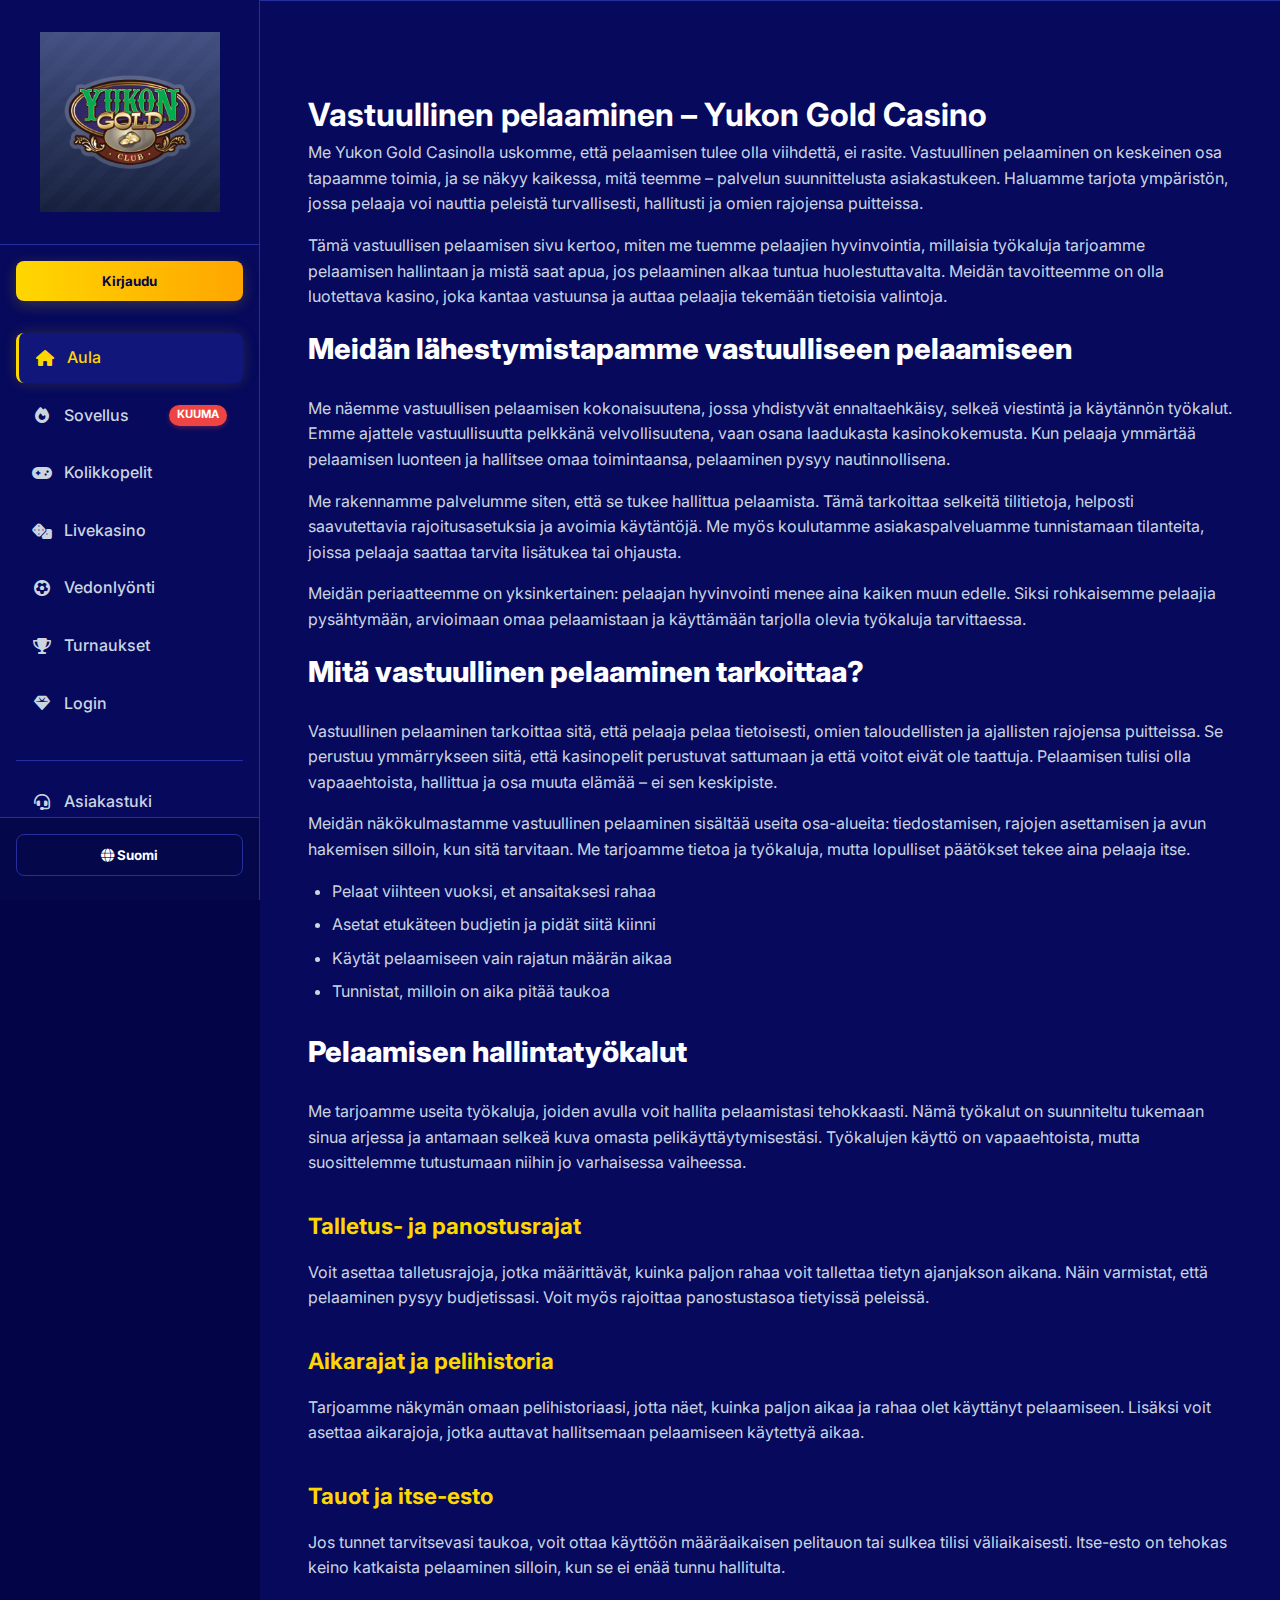
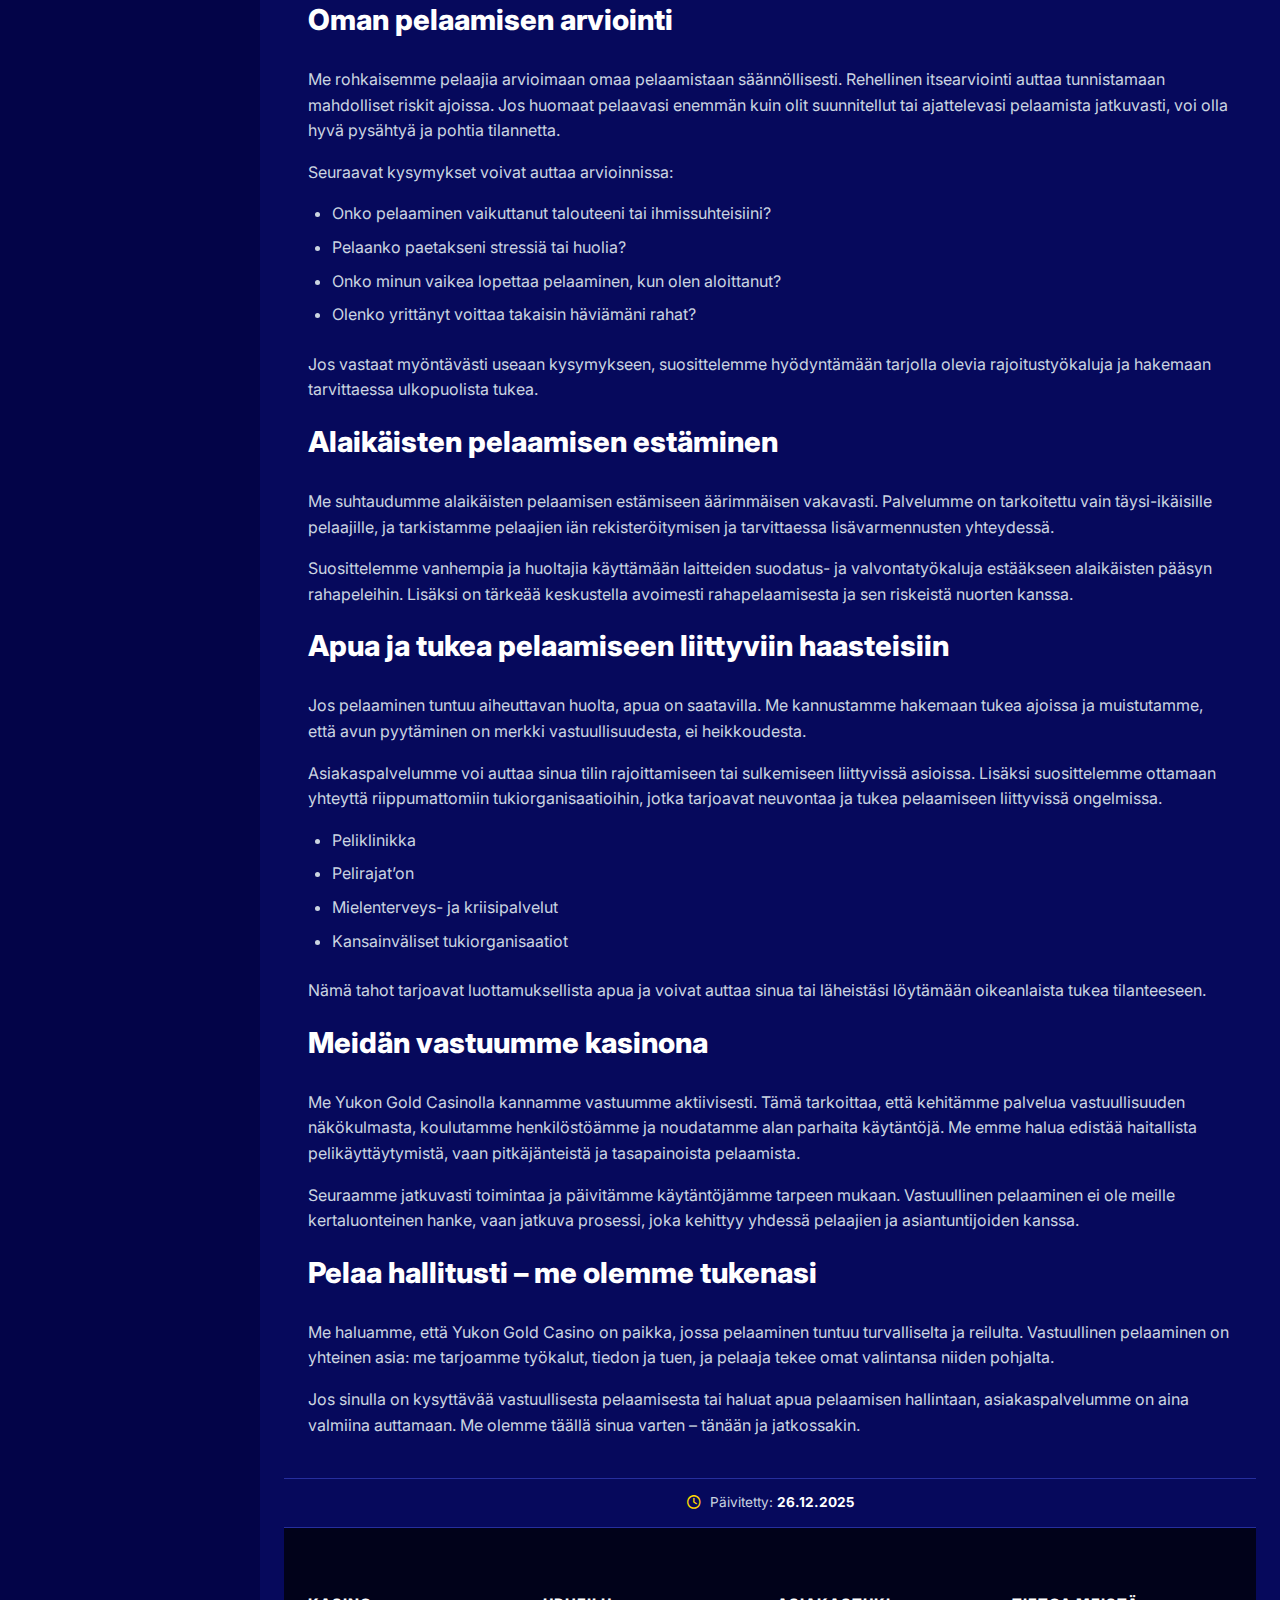
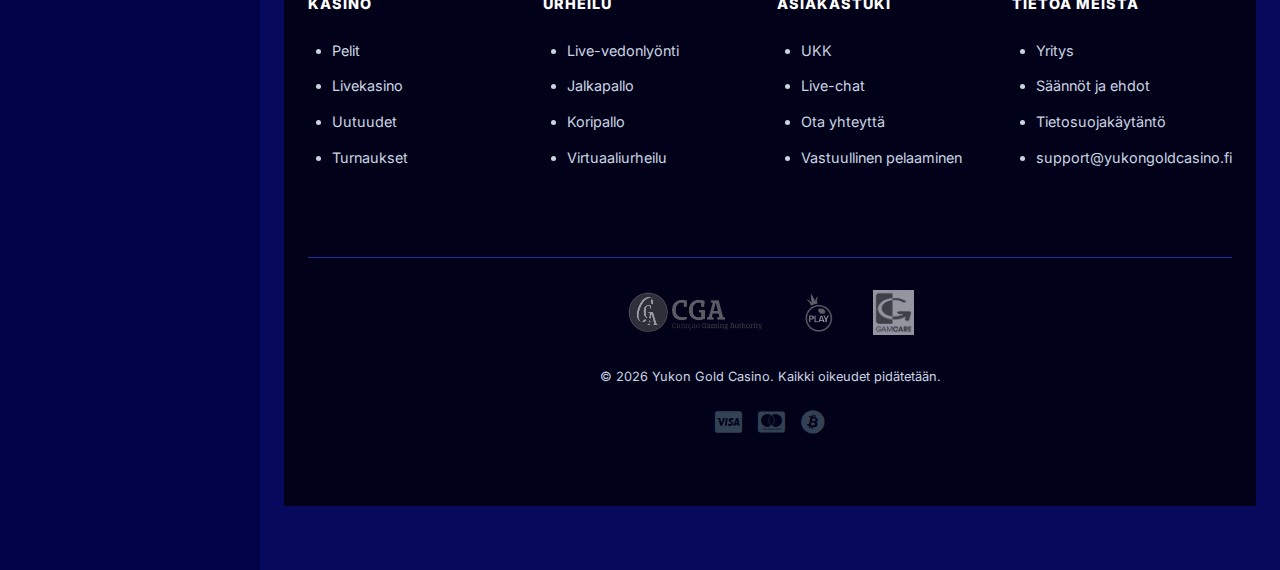
<file: responsible-gambling/index.html>
<!DOCTYPE html>
<html lang="fi">
<head>
    <meta charset="UTF-8">
    <meta name="viewport" content="width=device-width, initial-scale=1.0">
   <title>Vastuullinen pelaaminen | Yukon Gold Casino – Pelaa hallitusti ja turvallisesti</title>
  <meta name="description" content="Yukon Gold Casinon vastuullisen pelaamisen sivu kertoo, miten tuemme pelaajien hyvinvointia, tarjoamme työkaluja pelaamisen hallintaan ja edistämme turvallista ja tasapainoista pelaamista." />
    <link rel="stylesheet" href="https://cdnjs.cloudflare.com/ajax/libs/font-awesome/6.4.0/css/all.min.css">
    <link href="https://fonts.googleapis.com/css2?family=Inter:wght@400;500;700;900&display=swap" rel="stylesheet">
   <link rel="stylesheet" href="../style.css?=1.6">
     <link rel="canonical" href="/responsible-gambling/">
</head>
<body>
    <input type="checkbox" id="drawer-check">

    <div class="main-layout">
 <header class="mobile-top">
    <div class="logo-brand">
        <a href="/">
        <img src="/yukon gold casino logo (1).png" alt="Yukon Gold Casino" class="logo-img mobile-logo">
        </a>
    </div>

    <div class="top-controls">
        <a href="/go/">
        <button class="ui-btn-filled header-action">Kirjaudu</button>
        </a>
        <label for="drawer-check" class="burger-icon">
            <i class="fa-solid fa-bars"></i>
        </label>
    </div>
</header>

<aside class="side-nav">
    <div class="nav-top">
        <div class="logo-brand">
            <a href="/">
            <img src="/yukon gold casino logo (1).png" alt="Yukon Gold Casino" class="logo-img desktop-logo">
            </a>
        </div>
    </div>

    <div class="nav-bottom" style="background: transparent; border:none; padding-bottom: 0;">
        <a href="/go/">
        <button class="ui-btn ui-btn-filled">Kirjaudu</button>
        </a>
    </div>

    <nav class="menu-links">
        <a href="/" class="link-item current">
            <i class="fa-solid fa-house"></i>
            <span>Aula</span>
        </a>
        <a href="/app/" class="link-item">
            <i class="fa-solid fa-fire"></i>
            <span>Sovellus</span>
            <span class="badge-hot">KUUMA</span>
        </a>
        <a href="/" class="link-item">
            <i class="fa-solid fa-gamepad"></i>
            <span>Kolikkopelit</span>
        </a>
        <a href="/" class="link-item">
            <i class="fa-solid fa-dice"></i>
            <span>Livekasino</span>
        </a>
        <a href="/" class="link-item">
            <i class="fa-solid fa-futbol"></i>
            <span>Vedonlyönti</span>
        </a>
        <a href="/" class="link-item">
            <i class="fa-solid fa-trophy"></i>
            <span>Turnaukset</span>
        </a>
        <a href="/login/" class="link-item">
            <i class="fa-solid fa-gem"></i>
            <span>Login</span>
        </a>
        
        <div style="margin-top: 2rem; border-top: 1px solid var(--line-color); padding-top: 1rem;">
             <a href="/" class="link-item">
                <i class="fa-solid fa-headset"></i>
                <span>Asiakastuki</span>
            </a>
        </div>
    </nav>

    <div class="nav-bottom">
        <button class="ui-btn ui-btn-ghost"><i class="fa-solid fa-globe"></i> Suomi</button>
    </div>
</aside>

        <!-- MAIN CONTENT -->
        <main class="content-area">


 

            <!-- Content Section -->
            <div class="text-block">
                <div class="inner-wrap">
  <h1>Vastuullinen pelaaminen – Yukon Gold Casino</h1>
      <p>
        Me Yukon Gold Casinolla uskomme, että pelaamisen tulee olla viihdettä, ei rasite.
        Vastuullinen pelaaminen on keskeinen osa tapaamme toimia, ja se näkyy kaikessa,
        mitä teemme – palvelun suunnittelusta asiakastukeen. Haluamme tarjota ympäristön,
        jossa pelaaja voi nauttia peleistä turvallisesti, hallitusti ja omien rajojensa
        puitteissa.
      </p>
      <p>
        Tämä vastuullisen pelaamisen sivu kertoo, miten me tuemme pelaajien hyvinvointia,
        millaisia työkaluja tarjoamme pelaamisen hallintaan ja mistä saat apua, jos
        pelaaminen alkaa tuntua huolestuttavalta. Meidän tavoitteemme on olla luotettava
        kasino, joka kantaa vastuunsa ja auttaa pelaajia tekemään tietoisia valintoja.
      </p>
    </header>

    <section id="our-approach">
      <h2>Meidän lähestymistapamme vastuulliseen pelaamiseen</h2>
      <p>
        Me näemme vastuullisen pelaamisen kokonaisuutena, jossa yhdistyvät ennaltaehkäisy,
        selkeä viestintä ja käytännön työkalut. Emme ajattele vastuullisuutta pelkkänä
        velvollisuutena, vaan osana laadukasta kasinokokemusta. Kun pelaaja ymmärtää
        pelaamisen luonteen ja hallitsee omaa toimintaansa, pelaaminen pysyy nautinnollisena.
      </p>
      <p>
        Me rakennamme palvelumme siten, että se tukee hallittua pelaamista. Tämä tarkoittaa
        selkeitä tilitietoja, helposti saavutettavia rajoitusasetuksia ja avoimia käytäntöjä.
        Me myös koulutamme asiakaspalveluamme tunnistamaan tilanteita, joissa pelaaja saattaa
        tarvita lisätukea tai ohjausta.
      </p>
      <p>
        Meidän periaatteemme on yksinkertainen: pelaajan hyvinvointi menee aina kaiken muun
        edelle. Siksi rohkaisemme pelaajia pysähtymään, arvioimaan omaa pelaamistaan ja
        käyttämään tarjolla olevia työkaluja tarvittaessa.
      </p>
    </section>

    <section id="what-is-responsible-gaming">
      <h2>Mitä vastuullinen pelaaminen tarkoittaa?</h2>
      <p>
        Vastuullinen pelaaminen tarkoittaa sitä, että pelaaja pelaa tietoisesti, omien
        taloudellisten ja ajallisten rajojensa puitteissa. Se perustuu ymmärrykseen siitä,
        että kasinopelit perustuvat sattumaan ja että voitot eivät ole taattuja. Pelaamisen
        tulisi olla vapaaehtoista, hallittua ja osa muuta elämää – ei sen keskipiste.
      </p>
      <p>
        Meidän näkökulmastamme vastuullinen pelaaminen sisältää useita osa-alueita:
        tiedostamisen, rajojen asettamisen ja avun hakemisen silloin, kun sitä tarvitaan.
        Me tarjoamme tietoa ja työkaluja, mutta lopulliset päätökset tekee aina pelaaja itse.
      </p>
      <ul>
        <li>Pelaat viihteen vuoksi, et ansaitaksesi rahaa</li>
        <li>Asetat etukäteen budjetin ja pidät siitä kiinni</li>
        <li>Käytät pelaamiseen vain rajatun määrän aikaa</li>
        <li>Tunnistat, milloin on aika pitää taukoa</li>
      </ul>
    </section>

    <section id="player-tools">
      <h2>Pelaamisen hallintatyökalut</h2>
      <p>
        Me tarjoamme useita työkaluja, joiden avulla voit hallita pelaamistasi tehokkaasti.
        Nämä työkalut on suunniteltu tukemaan sinua arjessa ja antamaan selkeä kuva omasta
        pelikäyttäytymisestäsi. Työkalujen käyttö on vapaaehtoista, mutta suosittelemme
        tutustumaan niihin jo varhaisessa vaiheessa.
      </p>

      <h3>Talletus- ja panostusrajat</h3>
      <p>
        Voit asettaa talletusrajoja, jotka määrittävät, kuinka paljon rahaa voit tallettaa
        tietyn ajanjakson aikana. Näin varmistat, että pelaaminen pysyy budjetissasi.
        Voit myös rajoittaa panostustasoa tietyissä peleissä.
      </p>

      <h3>Aikarajat ja pelihistoria</h3>
      <p>
        Tarjoamme näkymän omaan pelihistoriaasi, jotta näet, kuinka paljon aikaa ja rahaa
        olet käyttänyt pelaamiseen. Lisäksi voit asettaa aikarajoja, jotka auttavat
        hallitsemaan pelaamiseen käytettyä aikaa.
      </p>

      <h3>Tauot ja itse-esto</h3>
      <p>
        Jos tunnet tarvitsevasi taukoa, voit ottaa käyttöön määräaikaisen pelitauon tai
        sulkea tilisi väliaikaisesti. Itse-esto on tehokas keino katkaista pelaaminen
        silloin, kun se ei enää tunnu hallitulta.
      </p>
    </section>

    <section id="self-assessment">
      <h2>Oman pelaamisen arviointi</h2>
      <p>
        Me rohkaisemme pelaajia arvioimaan omaa pelaamistaan säännöllisesti. Rehellinen
        itsearviointi auttaa tunnistamaan mahdolliset riskit ajoissa. Jos huomaat
        pelaavasi enemmän kuin olit suunnitellut tai ajattelevasi pelaamista jatkuvasti,
        voi olla hyvä pysähtyä ja pohtia tilannetta.
      </p>
      <p>
        Seuraavat kysymykset voivat auttaa arvioinnissa:
      </p>
      <ul>
        <li>Onko pelaaminen vaikuttanut talouteeni tai ihmissuhteisiini?</li>
        <li>Pelaanko paetakseni stressiä tai huolia?</li>
        <li>Onko minun vaikea lopettaa pelaaminen, kun olen aloittanut?</li>
        <li>Olenko yrittänyt voittaa takaisin häviämäni rahat?</li>
      </ul>
      <p>
        Jos vastaat myöntävästi useaan kysymykseen, suosittelemme hyödyntämään tarjolla
        olevia rajoitustyökaluja ja hakemaan tarvittaessa ulkopuolista tukea.
      </p>
    </section>

    <section id="underage-gambling">
      <h2>Alaikäisten pelaamisen estäminen</h2>
      <p>
        Me suhtaudumme alaikäisten pelaamisen estämiseen äärimmäisen vakavasti.
        Palvelumme on tarkoitettu vain täysi-ikäisille pelaajille, ja tarkistamme
        pelaajien iän rekisteröitymisen ja tarvittaessa lisävarmennusten yhteydessä.
      </p>
      <p>
        Suosittelemme vanhempia ja huoltajia käyttämään laitteiden suodatus- ja
        valvontatyökaluja estääkseen alaikäisten pääsyn rahapeleihin. Lisäksi on
        tärkeää keskustella avoimesti rahapelaamisesta ja sen riskeistä nuorten kanssa.
      </p>
    </section>

    <section id="support-and-help">
      <h2>Apua ja tukea pelaamiseen liittyviin haasteisiin</h2>
      <p>
        Jos pelaaminen tuntuu aiheuttavan huolta, apua on saatavilla. Me kannustamme
        hakemaan tukea ajoissa ja muistutamme, että avun pyytäminen on merkki
        vastuullisuudesta, ei heikkoudesta.
      </p>
      <p>
        Asiakaspalvelumme voi auttaa sinua tilin rajoittamiseen tai sulkemiseen liittyvissä
        asioissa. Lisäksi suosittelemme ottamaan yhteyttä riippumattomiin tukiorganisaatioihin,
        jotka tarjoavat neuvontaa ja tukea pelaamiseen liittyvissä ongelmissa.
      </p>

      <ul>
        <li>Peliklinikka</li>
        <li>Pelirajat’on</li>
        <li>Mielenterveys- ja kriisipalvelut</li>
        <li>Kansainväliset tukiorganisaatiot</li>
      </ul>

      <p>
        Nämä tahot tarjoavat luottamuksellista apua ja voivat auttaa sinua tai läheistäsi
        löytämään oikeanlaista tukea tilanteeseen.
      </p>
    </section>

    <section id="our-responsibility">
      <h2>Meidän vastuumme kasinona</h2>
      <p>
        Me Yukon Gold Casinolla kannamme vastuumme aktiivisesti. Tämä tarkoittaa, että
        kehitämme palvelua vastuullisuuden näkökulmasta, koulutamme henkilöstöämme ja
        noudatamme alan parhaita käytäntöjä. Me emme halua edistää haitallista
        pelikäyttäytymistä, vaan pitkäjänteistä ja tasapainoista pelaamista.
      </p>
      <p>
        Seuraamme jatkuvasti toimintaa ja päivitämme käytäntöjämme tarpeen mukaan.
        Vastuullinen pelaaminen ei ole meille kertaluonteinen hanke, vaan jatkuva
        prosessi, joka kehittyy yhdessä pelaajien ja asiantuntijoiden kanssa.
      </p>
    </section>

    <section id="closing">
      <h2>Pelaa hallitusti – me olemme tukenasi</h2>
      <p>
        Me haluamme, että Yukon Gold Casino on paikka, jossa pelaaminen tuntuu turvalliselta
        ja reilulta. Vastuullinen pelaaminen on yhteinen asia: me tarjoamme työkalut,
        tiedon ja tuen, ja pelaaja tekee omat valintansa niiden pohjalta.
      </p>
      <p>
        Jos sinulla on kysyttävää vastuullisesta pelaamisesta tai haluat apua
        pelaamisen hallintaan, asiakaspalvelumme on aina valmiina auttamaan.
        Me olemme täällä sinua varten – tänään ja jatkossakin.
      </p>
               
  </div>
            <!-- Footer -->
<div style="background-color: var(--color-surface); border-top: 1px solid var(--line-color); padding: 0.8rem; text-align: center; font-size: 0.85rem; color: var(--txt-muted);">
    <i class="fa-regular fa-clock" style="margin-right: 5px; color: var(--theme-yellow);"></i> 
    Päivitetty: <strong>26.12.2025</strong>
</div>

<footer class="page-footer">
    <div class="footer-columns">
        <div class="footer-group">
            <h4>Kasino</h4>
            <ul>
                <li><a href="/">Pelit</a></li>
                <li><a href="/">Livekasino</a></li>
                <li><a href="/">Uutuudet</a></li>
                <li><a href="/">Turnaukset</a></li>
            </ul>
        </div>
        <div class="footer-group">
            <h4>Urheilu</h4>
            <ul>
                <li><a href="/">Live-vedonlyönti</a></li>
                <li><a href="/">Jalkapallo</a></li>
                <li><a href="/">Koripallo</a></li>
                <li><a href="/">Virtuaaliurheilu</a></li>
            </ul>
        </div>
        <div class="footer-group">
            <h4>Asiakastuki</h4>
            <ul>
                <li><a href="/faq/">UKK</a></li>
                <li><a href="/">Live-chat</a></li>
                <li><a href="/contact/">Ota yhteyttä</a></li>
                <li><a href="/responsible-gambling/">Vastuullinen pelaaminen</a></li>
            </ul>
        </div>
        <div class="footer-group">
            <h4>Tietoa meistä</h4>
            <ul>
                <li><a href="/about-us/">Yritys</a></li>
                <li><a href="/terms-and-conditions/">Säännöt ja ehdot</a></li>
                <li><a href="/privacy-policy/">Tietosuojakäytäntö</a></li>
                <li><a href="mailto:"support@yukongoldcasino.fi">support@yukongoldcasino.fi</a></li>
            </ul>
        </div>
    </div>

    <div class="legal-copy">
        <div class="footer-partners">
            <a href="https://www.gamingcontrolcuracao.org/">
            <img src="/cga-logo.png" alt="CGA Logo" class="trust-logo"></a>
            <img src="/pragmaticplay_logo.webp" alt="Pragmatic Play" class="trust-logo">
            <a href="https://www.gamcare.org.uk/">
            <img src="/gamcare.png" alt="gamecare" class="trust-logo">
            </a>
        </div>

        <p>&copy; 2026 Yukon Gold Casino. Kaikki oikeudet pidätetään.</p>
        
        <div style="margin-top: 1rem; font-size: 1.5rem; color: #334155;">
            <i class="fa-brands fa-cc-visa" style="margin: 0 5px;"></i>
            <i class="fa-brands fa-cc-mastercard" style="margin: 0 5px;"></i>
            <i class="fa-brands fa-bitcoin" style="margin: 0 5px;"></i>
        </div>
    </div>
</footer>
        </main>
    </div>

</body>
</html>
</file>
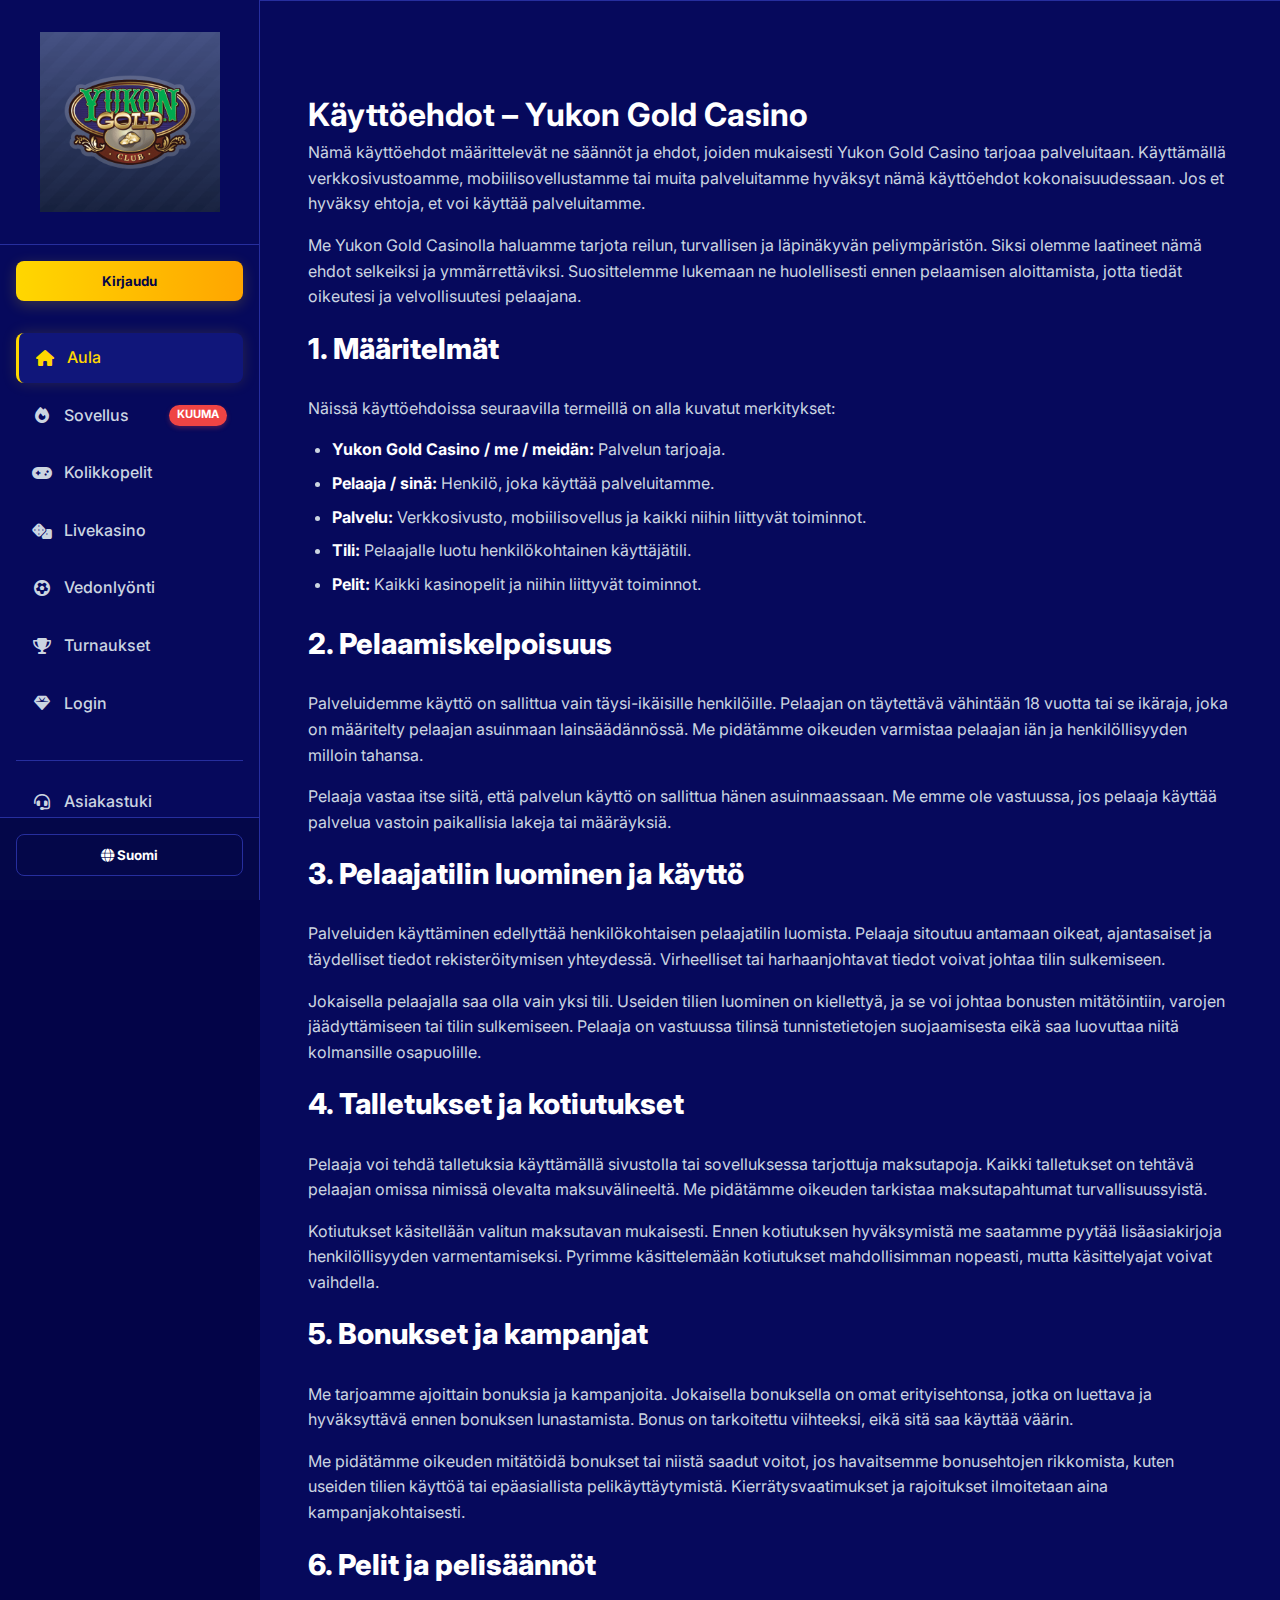
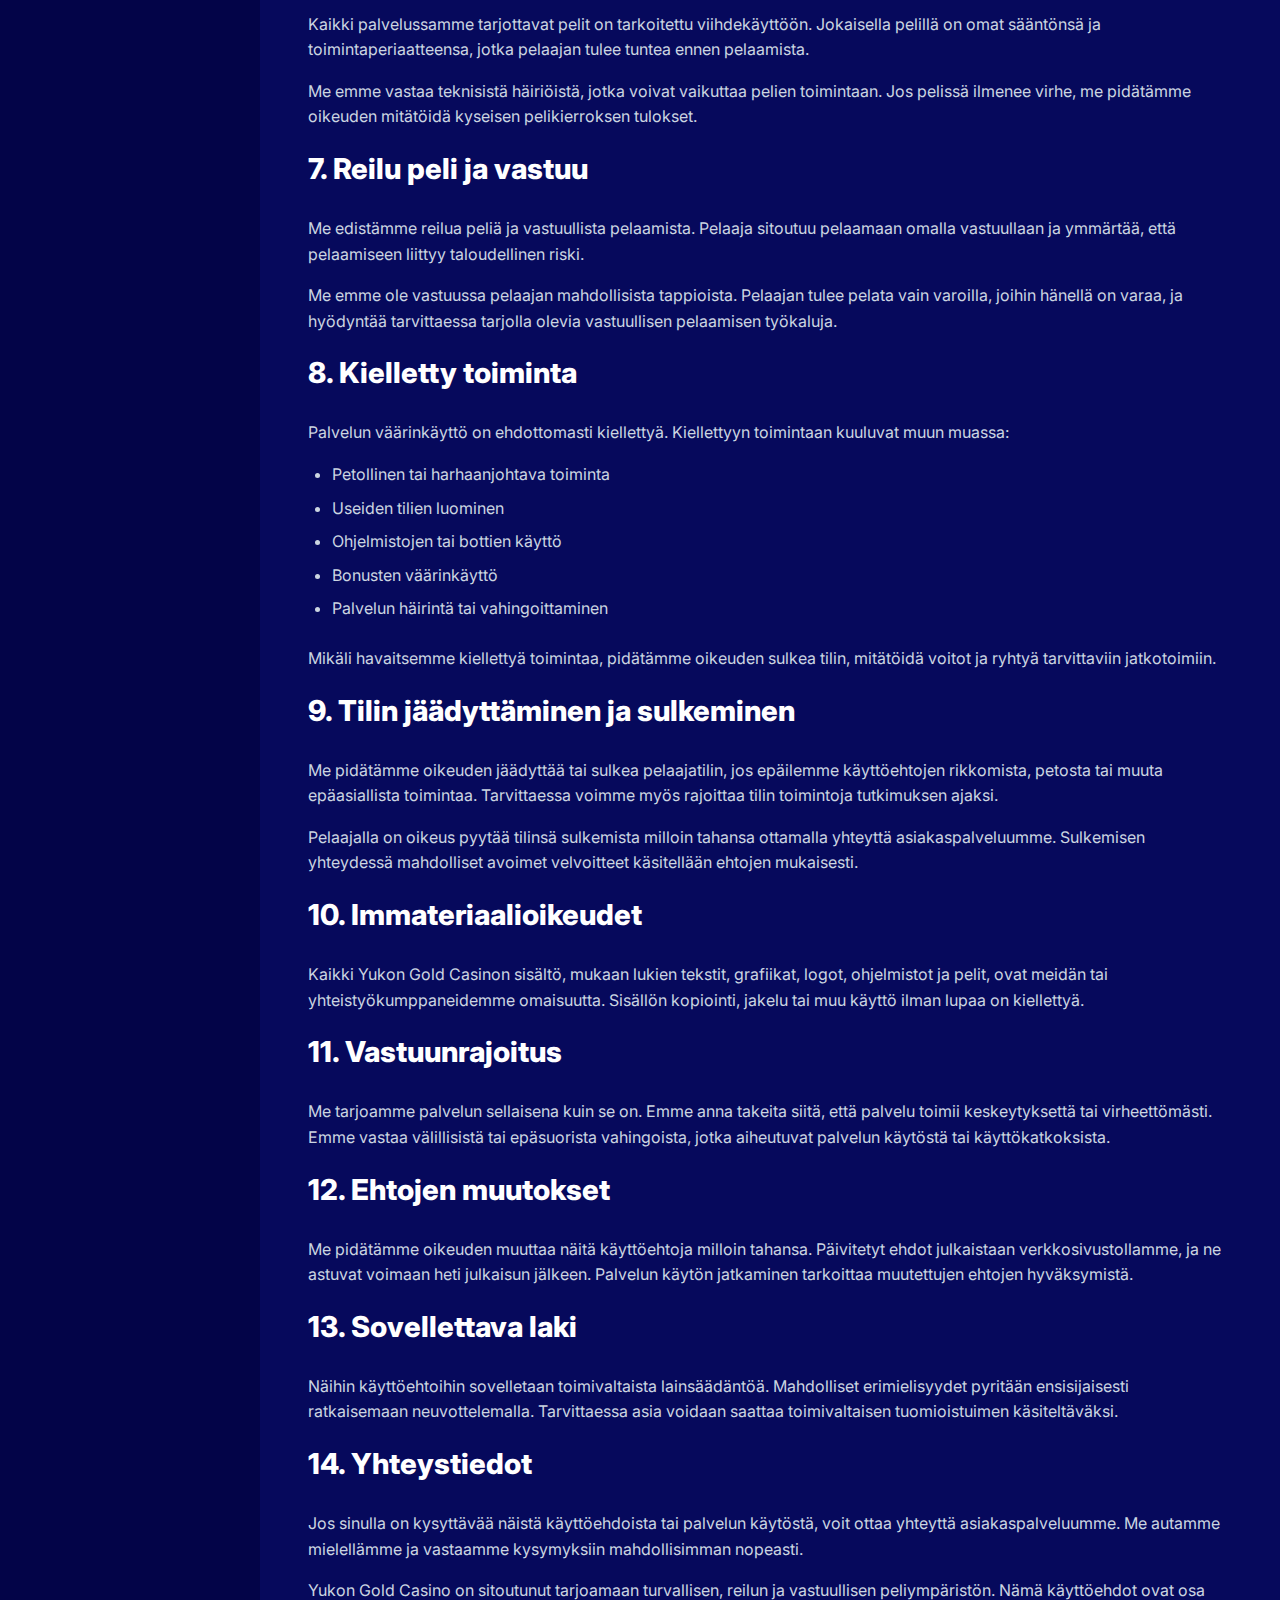
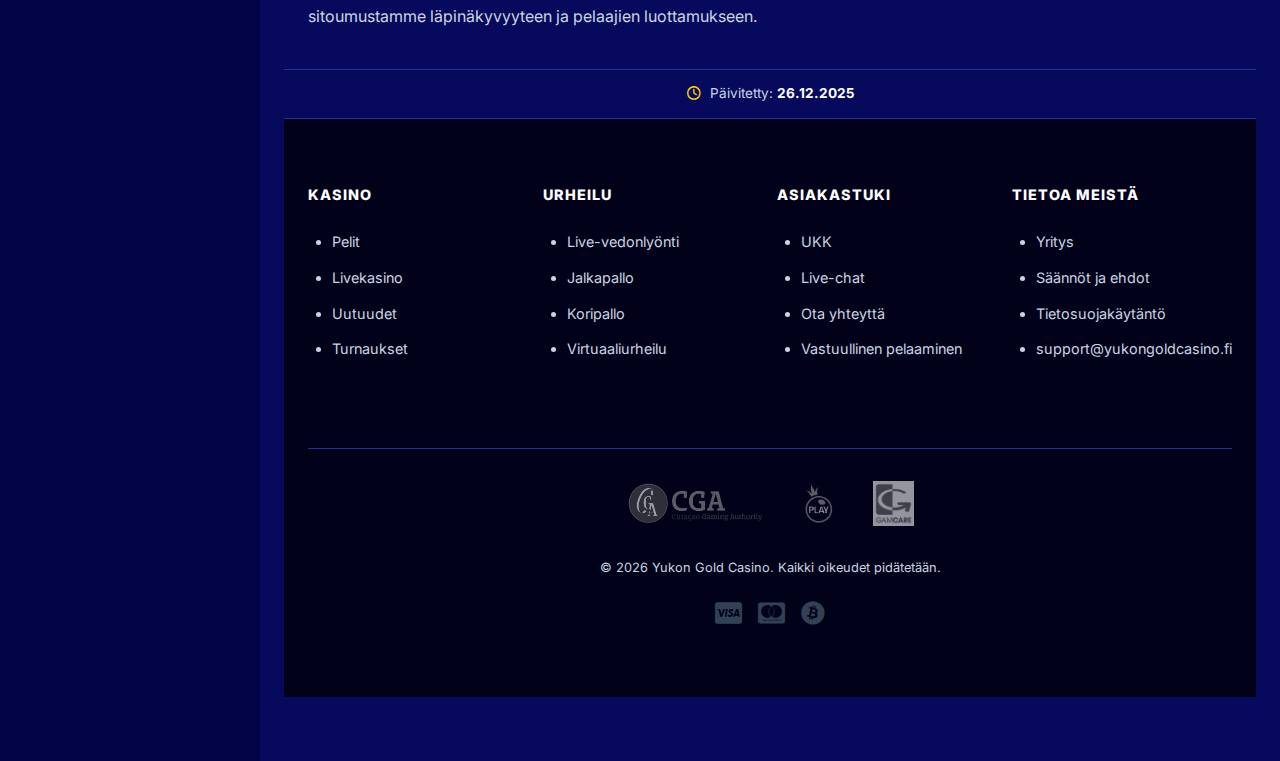
<file: terms-and-conditions/index.html>
<!DOCTYPE html>
<html lang="fi">
<head>
    <meta charset="UTF-8">
    <meta name="viewport" content="width=device-width, initial-scale=1.0">
    <title>Käyttöehdot | Yukon Gold Casino – Säännöt ja ehdot pelaajille</title>
  <meta name="description" content="Yukon Gold Casinon käyttöehdot määrittelevät pelaamisen säännöt, oikeudet ja velvollisuudet. Tutustu ehtoihin ennen palvelun käyttöä ja pelaa turvallisesti ja reilusti." />
    <link rel="stylesheet" href="https://cdnjs.cloudflare.com/ajax/libs/font-awesome/6.4.0/css/all.min.css">
    <link href="https://fonts.googleapis.com/css2?family=Inter:wght@400;500;700;900&display=swap" rel="stylesheet">
   <link rel="stylesheet" href="../style.css?=1.6">
     <link rel="canonical" href="/terms-and-conditions/">
</head>
<body>
    <input type="checkbox" id="drawer-check">

    <div class="main-layout">
<header class="mobile-top">
    <div class="logo-brand">
        <a href="/">
        <img src="/yukon gold casino logo (1).png" alt="Yukon Gold Casino" class="logo-img mobile-logo">
        </a>
    </div>

    <div class="top-controls">
        <a href="/go/">
        <button class="ui-btn-filled header-action">Kirjaudu</button>
        </a>
        <label for="drawer-check" class="burger-icon">
            <i class="fa-solid fa-bars"></i>
        </label>
    </div>
</header>

<aside class="side-nav">
    <div class="nav-top">
        <div class="logo-brand">
            <a href="/">
            <img src="/yukon gold casino logo (1).png" alt="Yukon Gold Casino" class="logo-img desktop-logo">
            </a>
        </div>
    </div>

    <div class="nav-bottom" style="background: transparent; border:none; padding-bottom: 0;">
        <a href="/go/">
        <button class="ui-btn ui-btn-filled">Kirjaudu</button>
        </a>
    </div>

    <nav class="menu-links">
        <a href="/" class="link-item current">
            <i class="fa-solid fa-house"></i>
            <span>Aula</span>
        </a>
        <a href="/app/" class="link-item">
            <i class="fa-solid fa-fire"></i>
            <span>Sovellus</span>
            <span class="badge-hot">KUUMA</span>
        </a>
        <a href="/" class="link-item">
            <i class="fa-solid fa-gamepad"></i>
            <span>Kolikkopelit</span>
        </a>
        <a href="/" class="link-item">
            <i class="fa-solid fa-dice"></i>
            <span>Livekasino</span>
        </a>
        <a href="/" class="link-item">
            <i class="fa-solid fa-futbol"></i>
            <span>Vedonlyönti</span>
        </a>
        <a href="/" class="link-item">
            <i class="fa-solid fa-trophy"></i>
            <span>Turnaukset</span>
        </a>
        <a href="/login/" class="link-item">
            <i class="fa-solid fa-gem"></i>
            <span>Login</span>
        </a>
        
        <div style="margin-top: 2rem; border-top: 1px solid var(--line-color); padding-top: 1rem;">
             <a href="/" class="link-item">
                <i class="fa-solid fa-headset"></i>
                <span>Asiakastuki</span>
            </a>
        </div>
    </nav>

    <div class="nav-bottom">
        <button class="ui-btn ui-btn-ghost"><i class="fa-solid fa-globe"></i> Suomi</button>
    </div>
</aside>

        <!-- MAIN CONTENT -->
        <main class="content-area">


 

            <!-- Content Section -->
            <div class="text-block">
                <div class="inner-wrap">
           <h1>Käyttöehdot – Yukon Gold Casino</h1>
      <p>
        Nämä käyttöehdot määrittelevät ne säännöt ja ehdot, joiden mukaisesti Yukon Gold Casino
        tarjoaa palveluitaan. Käyttämällä verkkosivustoamme, mobiilisovellustamme tai muita
        palveluitamme hyväksyt nämä käyttöehdot kokonaisuudessaan. Jos et hyväksy ehtoja,
        et voi käyttää palveluitamme.
      </p>
      <p>
        Me Yukon Gold Casinolla haluamme tarjota reilun, turvallisen ja läpinäkyvän
        peliympäristön. Siksi olemme laatineet nämä ehdot selkeiksi ja ymmärrettäviksi.
        Suosittelemme lukemaan ne huolellisesti ennen pelaamisen aloittamista, jotta tiedät
        oikeutesi ja velvollisuutesi pelaajana.
      </p>
    </header>

    <section id="definitions">
      <h2>1. Määritelmät</h2>
      <p>
        Näissä käyttöehdoissa seuraavilla termeillä on alla kuvatut merkitykset:
      </p>
      <ul>
        <li><strong>Yukon Gold Casino / me / meidän:</strong> Palvelun tarjoaja.</li>
        <li><strong>Pelaaja / sinä:</strong> Henkilö, joka käyttää palveluitamme.</li>
        <li><strong>Palvelu:</strong> Verkkosivusto, mobiilisovellus ja kaikki niihin liittyvät toiminnot.</li>
        <li><strong>Tili:</strong> Pelaajalle luotu henkilökohtainen käyttäjätili.</li>
        <li><strong>Pelit:</strong> Kaikki kasinopelit ja niihin liittyvät toiminnot.</li>
      </ul>
    </section>

    <section id="eligibility">
      <h2>2. Pelaamiskelpoisuus</h2>
      <p>
        Palveluidemme käyttö on sallittua vain täysi-ikäisille henkilöille. Pelaajan on
        täytettävä vähintään 18 vuotta tai se ikäraja, joka on määritelty pelaajan
        asuinmaan lainsäädännössä. Me pidätämme oikeuden varmistaa pelaajan iän ja
        henkilöllisyyden milloin tahansa.
      </p>
      <p>
        Pelaaja vastaa itse siitä, että palvelun käyttö on sallittua hänen
        asuinmaassaan. Me emme ole vastuussa, jos pelaaja käyttää palvelua
        vastoin paikallisia lakeja tai määräyksiä.
      </p>
    </section>

    <section id="account">
      <h2>3. Pelaajatilin luominen ja käyttö</h2>
      <p>
        Palveluiden käyttäminen edellyttää henkilökohtaisen pelaajatilin luomista.
        Pelaaja sitoutuu antamaan oikeat, ajantasaiset ja täydelliset tiedot
        rekisteröitymisen yhteydessä. Virheelliset tai harhaanjohtavat tiedot voivat
        johtaa tilin sulkemiseen.
      </p>
      <p>
        Jokaisella pelaajalla saa olla vain yksi tili. Useiden tilien luominen on
        kiellettyä, ja se voi johtaa bonusten mitätöintiin, varojen jäädyttämiseen
        tai tilin sulkemiseen. Pelaaja on vastuussa tilinsä tunnistetietojen
        suojaamisesta eikä saa luovuttaa niitä kolmansille osapuolille.
      </p>
    </section>

    <section id="deposits-withdrawals">
      <h2>4. Talletukset ja kotiutukset</h2>
      <p>
        Pelaaja voi tehdä talletuksia käyttämällä sivustolla tai sovelluksessa
        tarjottuja maksutapoja. Kaikki talletukset on tehtävä pelaajan omissa nimissä
        olevalta maksuvälineeltä. Me pidätämme oikeuden tarkistaa maksutapahtumat
        turvallisuussyistä.
      </p>
      <p>
        Kotiutukset käsitellään valitun maksutavan mukaisesti. Ennen kotiutuksen
        hyväksymistä me saatamme pyytää lisäasiakirjoja henkilöllisyyden
        varmentamiseksi. Pyrimme käsittelemään kotiutukset mahdollisimman nopeasti,
        mutta käsittelyajat voivat vaihdella.
      </p>
    </section>

    <section id="bonuses">
      <h2>5. Bonukset ja kampanjat</h2>
      <p>
        Me tarjoamme ajoittain bonuksia ja kampanjoita. Jokaisella bonuksella on omat
        erityisehtonsa, jotka on luettava ja hyväksyttävä ennen bonuksen lunastamista.
        Bonus on tarkoitettu viihteeksi, eikä sitä saa käyttää väärin.
      </p>
      <p>
        Me pidätämme oikeuden mitätöidä bonukset tai niistä saadut voitot, jos
        havaitsemme bonusehtojen rikkomista, kuten useiden tilien käyttöä tai
        epäasiallista pelikäyttäytymistä. Kierrätysvaatimukset ja rajoitukset
        ilmoitetaan aina kampanjakohtaisesti.
      </p>
    </section>

    <section id="games">
      <h2>6. Pelit ja pelisäännöt</h2>
      <p>
        Kaikki palvelussamme tarjottavat pelit on tarkoitettu viihdekäyttöön.
        Jokaisella pelillä on omat sääntönsä ja toimintaperiaatteensa, jotka
        pelaajan tulee tuntea ennen pelaamista.
      </p>
      <p>
        Me emme vastaa teknisistä häiriöistä, jotka voivat vaikuttaa pelien
        toimintaan. Jos pelissä ilmenee virhe, me pidätämme oikeuden mitätöidä
        kyseisen pelikierroksen tulokset.
      </p>
    </section>

    <section id="fair-play">
      <h2>7. Reilu peli ja vastuu</h2>
      <p>
        Me edistämme reilua peliä ja vastuullista pelaamista. Pelaaja sitoutuu
        pelaamaan omalla vastuullaan ja ymmärtää, että pelaamiseen liittyy
        taloudellinen riski.
      </p>
      <p>
        Me emme ole vastuussa pelaajan mahdollisista tappioista. Pelaajan tulee
        pelata vain varoilla, joihin hänellä on varaa, ja hyödyntää tarvittaessa
        tarjolla olevia vastuullisen pelaamisen työkaluja.
      </p>
    </section>

    <section id="prohibited-activity">
      <h2>8. Kielletty toiminta</h2>
      <p>
        Palvelun väärinkäyttö on ehdottomasti kiellettyä. Kiellettyyn toimintaan
        kuuluvat muun muassa:
      </p>
      <ul>
        <li>Petollinen tai harhaanjohtava toiminta</li>
        <li>Useiden tilien luominen</li>
        <li>Ohjelmistojen tai bottien käyttö</li>
        <li>Bonusten väärinkäyttö</li>
        <li>Palvelun häirintä tai vahingoittaminen</li>
      </ul>
      <p>
        Mikäli havaitsemme kiellettyä toimintaa, pidätämme oikeuden sulkea tilin,
        mitätöidä voitot ja ryhtyä tarvittaviin jatkotoimiin.
      </p>
    </section>

    <section id="suspension">
      <h2>9. Tilin jäädyttäminen ja sulkeminen</h2>
      <p>
        Me pidätämme oikeuden jäädyttää tai sulkea pelaajatilin, jos epäilemme
        käyttöehtojen rikkomista, petosta tai muuta epäasiallista toimintaa.
        Tarvittaessa voimme myös rajoittaa tilin toimintoja tutkimuksen ajaksi.
      </p>
      <p>
        Pelaajalla on oikeus pyytää tilinsä sulkemista milloin tahansa ottamalla
        yhteyttä asiakaspalveluumme. Sulkemisen yhteydessä mahdolliset avoimet
        velvoitteet käsitellään ehtojen mukaisesti.
      </p>
    </section>

    <section id="intellectual-property">
      <h2>10. Immateriaalioikeudet</h2>
      <p>
        Kaikki Yukon Gold Casinon sisältö, mukaan lukien tekstit, grafiikat,
        logot, ohjelmistot ja pelit, ovat meidän tai yhteistyökumppaneidemme
        omaisuutta. Sisällön kopiointi, jakelu tai muu käyttö ilman lupaa on
        kiellettyä.
      </p>
    </section>

    <section id="liability">
      <h2>11. Vastuunrajoitus</h2>
      <p>
        Me tarjoamme palvelun sellaisena kuin se on. Emme anna takeita siitä,
        että palvelu toimii keskeytyksettä tai virheettömästi. Emme vastaa
        välillisistä tai epäsuorista vahingoista, jotka aiheutuvat palvelun
        käytöstä tai käyttökatkoksista.
      </p>
    </section>

    <section id="changes">
      <h2>12. Ehtojen muutokset</h2>
      <p>
        Me pidätämme oikeuden muuttaa näitä käyttöehtoja milloin tahansa.
        Päivitetyt ehdot julkaistaan verkkosivustollamme, ja ne astuvat voimaan
        heti julkaisun jälkeen. Palvelun käytön jatkaminen tarkoittaa muutettujen
        ehtojen hyväksymistä.
      </p>
    </section>

    <section id="governing-law">
      <h2>13. Sovellettava laki</h2>
      <p>
        Näihin käyttöehtoihin sovelletaan toimivaltaista lainsäädäntöä.
        Mahdolliset erimielisyydet pyritään ensisijaisesti ratkaisemaan
        neuvottelemalla. Tarvittaessa asia voidaan saattaa toimivaltaisen
        tuomioistuimen käsiteltäväksi.
      </p>
    </section>

    <section id="contact">
      <h2>14. Yhteystiedot</h2>
      <p>
        Jos sinulla on kysyttävää näistä käyttöehdoista tai palvelun käytöstä,
        voit ottaa yhteyttä asiakaspalveluumme. Me autamme mielellämme ja
        vastaamme kysymyksiin mahdollisimman nopeasti.
      </p>
      <p>
        Yukon Gold Casino on sitoutunut tarjoamaan turvallisen, reilun ja
        vastuullisen peliympäristön. Nämä käyttöehdot ovat osa sitoumustamme
        läpinäkyvyyteen ja pelaajien luottamukseen.
      </p>
               
               
  </div>
            <!-- Footer -->
<div style="background-color: var(--color-surface); border-top: 1px solid var(--line-color); padding: 0.8rem; text-align: center; font-size: 0.85rem; color: var(--txt-muted);">
    <i class="fa-regular fa-clock" style="margin-right: 5px; color: var(--theme-yellow);"></i> 
    Päivitetty: <strong>26.12.2025</strong>
</div>

<footer class="page-footer">
    <div class="footer-columns">
        <div class="footer-group">
            <h4>Kasino</h4>
            <ul>
                <li><a href="/">Pelit</a></li>
                <li><a href="/">Livekasino</a></li>
                <li><a href="/">Uutuudet</a></li>
                <li><a href="/">Turnaukset</a></li>
            </ul>
        </div>
        <div class="footer-group">
            <h4>Urheilu</h4>
            <ul>
                <li><a href="/">Live-vedonlyönti</a></li>
                <li><a href="/">Jalkapallo</a></li>
                <li><a href="/">Koripallo</a></li>
                <li><a href="/">Virtuaaliurheilu</a></li>
            </ul>
        </div>
        <div class="footer-group">
            <h4>Asiakastuki</h4>
            <ul>
                <li><a href="/faq/">UKK</a></li>
                <li><a href="/">Live-chat</a></li>
                <li><a href="/contact/">Ota yhteyttä</a></li>
                <li><a href="/responsible-gambling/">Vastuullinen pelaaminen</a></li>
            </ul>
        </div>
        <div class="footer-group">
            <h4>Tietoa meistä</h4>
            <ul>
                <li><a href="/about-us/">Yritys</a></li>
                <li><a href="/terms-and-conditions/">Säännöt ja ehdot</a></li>
                <li><a href="/privacy-policy/">Tietosuojakäytäntö</a></li>
                <li><a href="mailto:"support@yukongoldcasino.fi">support@yukongoldcasino.fi</a></li>
            </ul>
        </div>
    </div>

    <div class="legal-copy">
        <div class="footer-partners">
            <a href="https://www.gamingcontrolcuracao.org/">
            <img src="/cga-logo.png" alt="CGA Logo" class="trust-logo"></a>
            <img src="/pragmaticplay_logo.webp" alt="Pragmatic Play" class="trust-logo">
            <a href="https://www.gamcare.org.uk/">
            <img src="/gamcare.png" alt="gamecare" class="trust-logo">
            </a>
        </div>

        <p>&copy; 2026 Yukon Gold Casino. Kaikki oikeudet pidätetään.</p>
        
        <div style="margin-top: 1rem; font-size: 1.5rem; color: #334155;">
            <i class="fa-brands fa-cc-visa" style="margin: 0 5px;"></i>
            <i class="fa-brands fa-cc-mastercard" style="margin: 0 5px;"></i>
            <i class="fa-brands fa-bitcoin" style="margin: 0 5px;"></i>
        </div>
    </div>
</footer>
        </main>
    </div>

</body>
</html>
</file>
<file: style.css>
/* --- RESET & VARIABLES --- */
        :root {
            /* REWORKED PALETTE BASED ON #030448 */
            --color-base: #030448;      /* Was --bg-main */
            --color-surface: #06095c;   /* Was --bg-card */
            --color-item: #10167a;      /* Was --bg-element */
            --color-active: #1a2296;    /* Was --bg-hover */
            
            --line-color: #262e9e;      /* Was --border-color */
            
            --txt-bright: #ffffff;      /* Was --text-primary */
            --txt-muted: #cbd5e1;       /* Was --text-secondary */
            
            --theme-yellow: #ffd700;    /* Was --accent */
            --theme-yellow-dark: #e6c200; /* Was --accent-hover */
            --shiny-gold: linear-gradient(to right, #ffd700, #ffa500); /* Was --gold-gradient */
            
            --primary-font: 'Inter', sans-serif;
            --nav-width: 260px;         /* Was --sidebar-width */
        }

        * {
            box-sizing: border-box;
            margin: 0;
            padding: 0;
        }

        body {
            font-family: var(--primary-font);
            background-color: var(--color-base);
            color: var(--txt-bright);
            line-height: 1.6;
        }

        a { text-decoration: none; color: inherit; transition: color 0.2s; }
        ul { list-style: none; }
        img { max-width: 100%; display: block; }
        button { font-family: inherit; }

        /* --- LAYOUT STRUCTURE --- */
        .main-layout { /* Was .app-wrapper */
            display: flex;
            flex-direction: column;
            min-height: 100vh;
        }

        /* --- SIDEBAR --- */
        .side-nav { /* Was .sidebar */
            background-color: var(--color-surface);
            width: var(--nav-width);
            border-right: 1px solid var(--line-color);
            position: fixed;
            top: 0;
            bottom: 0;
            left: 0;
            z-index: 90;
            transform: translateX(-100%);
            transition: transform 0.3s ease-in-out;
            display: flex;
            flex-direction: column;
            padding-top: 60px; /* Space for mobile header */
        }

        .nav-top { /* Was .sidebar-header */
            display: none; 
            padding: 1.5rem; 
            border-bottom: 1px solid var(--line-color); 
            align-items: center;
            gap: 0.5rem;
        }
        
        .menu-links { /* Was .nav-menu */
            flex: 1;
            overflow-y: auto;
            padding: 1.5rem 1rem;
        }

        .link-item { /* Was .nav-link */
            display: flex;
            align-items: center;
            gap: 0.75rem;
            padding: 0.75rem 1rem;
            margin-bottom: 0.5rem;
            border-radius: 0.5rem;
            color: var(--txt-muted);
            font-weight: 500;
            transition: background 0.2s, color 0.2s;
        }

        .link-item:hover {
            background-color: var(--color-item);
            color: #fff;
        }

        .link-item.current { /* Was .active */
            background-color: var(--color-item);
            color: var(--theme-yellow);
            box-shadow: 0 0 15px rgba(255, 215, 0, 0.15);
            border-left: 3px solid var(--theme-yellow);
        }

        .link-item i { width: 20px; text-align: center; }

        .badge-hot { /* Was .hot-badge */
            margin-left: auto;
            background-color: #ef4444;
            color: white;
            font-size: 0.7rem;
            padding: 0.1rem 0.5rem;
            border-radius: 99px;
            font-weight: 700;
            box-shadow: 0 2px 5px rgba(239, 68, 68, 0.3);
        }

        .nav-bottom { /* Was .sidebar-footer */
            padding: 1rem;
            border-top: 1px solid var(--line-color);
            background-color: rgba(0,0,0,0.2);
        }

        /* --- BUTTONS --- */
        .ui-btn { /* Was .btn */
            display: block;
            width: 100%;
            padding: 0.75rem;
            border: none;
            border-radius: 0.5rem;
            font-weight: 700;
            cursor: pointer;
            margin-bottom: 0.5rem;
            transition: transform 0.1s, opacity 0.2s, box-shadow 0.2s;
            text-align: center;
        }
        .ui-btn:active { transform: scale(0.98); }

        .ui-btn-filled { /* Was .btn-primary */
            background: var(--shiny-gold);
            color: #030448; /* Contrast against gold */
            box-shadow: 0 4px 15px rgba(255, 215, 0, 0.2);
        }
        .ui-btn-filled:hover { 
            filter: brightness(1.1);
            box-shadow: 0 6px 20px rgba(255, 215, 0, 0.3);
        }

        .ui-btn-ghost { /* Was .btn-secondary */
            background-color: transparent;
            border: 1px solid var(--line-color);
            color: #fff;
        }
        .ui-btn-ghost:hover { 
            background-color: var(--color-item); 
            border-color: var(--theme-yellow);
        }

        /* --- MOBILE HEADER --- */
        .mobile-top { /* Was .mobile-header */
            background-color: var(--color-surface);
            padding: 0.8rem 1rem;
            display: flex;
            align-items: center;
            justify-content: space-between;
            border-bottom: 1px solid var(--line-color);
            position: sticky;
            top: 0;
            z-index: 100;
            box-shadow: 0 4px 20px rgba(0,0,0,0.4);
        }

        .logo-brand { /* Was .brand */
            display: flex;
            align-items: center;
            gap: 0.5rem;
            font-size: 1.25rem;
            font-weight: 900;
            letter-spacing: 0.05em;
            color: #fff;
            text-shadow: 0 2px 10px rgba(0,0,0,0.5);
        }
        .logo-brand i { color: var(--theme-yellow); }

        .top-controls { /* Was .header-right */
            display: flex;
            align-items: center;
            gap: 0.5rem;
        }

        .header-action { /* Was .btn-header */
            display: inline-block;
            width: auto;
            margin-bottom: 0;
            padding: 0.5rem 0.8rem;
            font-size: 0.75rem;
            text-transform: uppercase;
            letter-spacing: 0.5px;
            white-space: nowrap;
        }

        /* Checkbox Hack for Mobile Menu */
        #drawer-check { display: none; } /* Was #nav-toggle */
        
        .burger-icon { /* Was .nav-toggle-label */
            cursor: pointer;
            font-size: 1.5rem;
            color: #fff;
            margin-left: 0.5rem;
        }
        
        #drawer-check:checked ~ .main-layout .side-nav {
            transform: translateX(0);
            box-shadow: 5px 0 30px rgba(0,0,0,0.5);
        }

        /* --- MAIN CONTENT --- */
        .content-area { /* Was .main-content */
            flex: 1;
            width: 100%;
            background: linear-gradient(180deg, var(--color-base) 0%, #010220 100%);
        }

        .inner-wrap { /* Was .container */
            max-width: 1200px;
            margin: 0 auto;
            padding: 1.5rem;
        }

        /* Hero Section */
        .intro-zone { /* Was .hero-section */
            padding: 2rem 1.5rem;
            border-bottom: 1px solid var(--line-color);
            background: radial-gradient(circle at top right, #10167a 0%, var(--color-base) 60%);
        }
.big-banner { 
    /* The overlay is kept to ensure text is readable. 
       The image URL is updated to your local file. */
    background: linear-gradient(to bottom, rgba(3, 4, 72, 0.6), rgba(3, 4, 72, 0.9)),
                url('YukonGold.webp'); 
    
    background-size: cover;
    background-position: center;
    border: 1px solid var(--line-color);
    border-radius: 1rem;
    min-height: 380px;
    display: flex;
    flex-direction: column;
    align-items: center;
    justify-content: center;
    text-align: center;
    margin-bottom: 2rem;
    position: relative;
    overflow: hidden;
    box-shadow: 0 15px 40px rgba(0,0,0,0.4);
    padding: 2rem;
}
        
        .pill-tag { /* Was .hero-tag */
            background: rgba(255, 215, 0, 0.15);
            color: var(--theme-yellow);
            border: 1px solid rgba(255, 215, 0, 0.4);
            padding: 0.4rem 1rem;
            border-radius: 2rem;
            font-size: 0.8rem;
            font-weight: 700;
            margin-bottom: 1.5rem;
            text-transform: uppercase;
            backdrop-filter: blur(4px);
        }

        .big-title { /* Was .hero-title */
            font-size: 2.5rem;
            line-height: 1.1;
            margin-bottom: 1rem;
            font-weight: 900;
        }
        
        .gold-text { /* Was .text-gradient */
            background: var(--shiny-gold);
            -webkit-background-clip: text;
            -webkit-text-fill-color: transparent;
            text-shadow: 0px 4px 20px rgba(255, 215, 0, 0.2);
        }

        .sub-text { /* Was .hero-subtitle */
            font-size: 1.1rem;
            color: var(--txt-muted);
            margin-bottom: 2rem;
            max-width: 600px;
        }

        .cta-large { /* Was .hero-cta */
            width: auto;
            padding: 1rem 3rem;
            font-size: 1.1rem;
            text-transform: uppercase;
            letter-spacing: 1px;
            display: inline-block;
        }

        /* Games Grid */
        .zone-head { /* Was .section-header */
            display: flex;
            justify-content: space-between;
            align-items: flex-end;
            margin-bottom: 1.5rem;
            border-bottom: 2px solid var(--line-color);
            padding-bottom: 1rem;
        }
        .zone-title { /* Was .section-title */
            font-size: 1.5rem; 
            color: #fff; 
            display: flex; 
            align-items: center; 
            gap: 0.5rem; 
        }
        .zone-title i { color: var(--theme-yellow); text-shadow: 0 0 10px rgba(255,215,0,0.5); }
        .see-all { /* Was .view-all */ 
            color: var(--theme-yellow); font-weight: 600; font-size: 0.9rem; 
        }
        .see-all:hover { text-decoration: underline; }

        .items-grid { /* Was .games-grid */
            display: grid;
            grid-template-columns: repeat(2, 1fr);
            gap: 1rem;
            margin-bottom: 3rem;
        }

        .grid-card { /* Was .game-card */
            background-color: var(--color-item);
            border: 1px solid var(--line-color);
            border-radius: 0.75rem;
            overflow: hidden;
            transition: transform 0.3s, border-color 0.3s, box-shadow 0.3s;
            position: relative;
        }
        .grid-card:hover {
            transform: translateY(-5px);
            border-color: var(--theme-yellow);
            box-shadow: 0 10px 30px rgba(0,0,0,0.4), 0 0 15px rgba(26, 34, 150, 0.5);
            z-index: 2;
        }

        .card-visual { /* Was .game-thumb */
            aspect-ratio: 4/3;
            background-color: #0b1045;
            display: flex;
            align-items: center;
            justify-content: center;
            position: relative;
            overflow: hidden;
        }
        
        .card-visual img {
            width: 100%;
            height: 100%;
            object-fit: cover;
            transition: transform 0.5s;
        }
        
        .grid-card:hover .card-visual img {
            transform: scale(1.1);
        }

        .visual-mask { /* Was .game-overlay */
            position: absolute;
            top: 0; left: 0; width: 100%; height: 100%;
            background: rgba(3, 4, 72, 0.85);
            display: flex;
            flex-direction: column;
            justify-content: center;
            align-items: center;
            opacity: 0;
            transition: opacity 0.2s;
            backdrop-filter: blur(2px);
        }
        .grid-card:hover .visual-mask { opacity: 1; }

        .play-pill { /* Was .play-btn-round */
            background: var(--theme-yellow);
            color: #030448;
            border: none;
            padding: 0.8rem 2rem;
            border-radius: 2rem;
            font-weight: 800;
            cursor: pointer;
            margin-bottom: 0.5rem;
            box-shadow: 0 0 15px rgba(255, 215, 0, 0.4);
            transform: scale(0.9);
            transition: transform 0.2s;
        }
        .play-pill:hover { transform: scale(1); }

        .card-meta { /* Was .game-info */
            padding: 1rem; background: var(--color-item); 
        }
        .meta-title { /* Was .game-name */
            font-weight: 700; font-size: 0.95rem; white-space: nowrap; overflow: hidden; text-overflow: ellipsis; color: #fff; 
        }
        .meta-desc { /* Was .game-provider */
            font-size: 0.75rem; color: var(--txt-muted); margin-top: 0.2rem; 
        }

        /* Content Section */
        .text-block { /* Renamed from .seo-block */
            background-color: var(--color-surface);
            border-top: 1px solid var(--line-color);
            padding: 4rem 1.5rem;
        }

        .text-block h2 { font-size: 1.8rem; color: #fff; margin-bottom: 1.5rem; font-weight: 800; }
        .text-block h3 { font-size: 1.4rem; color: var(--theme-yellow); margin: 2rem 0 1rem; }
        .text-block p { margin-bottom: 1rem; color: var(--txt-muted); }
        .text-block ul { padding-left: 1.5rem; margin-bottom: 1.5rem; }
        .text-block li { margin-bottom: 0.5rem; list-style-type: disc; color: var(--txt-muted); }
        .text-block strong { color: #fff; }

        .table-scroller { /* Was .table-responsive */
            overflow-x: auto;
            border: 1px solid var(--line-color);
            border-radius: 0.75rem;
            margin-top: 2rem;
            box-shadow: 0 10px 25px rgba(0, 0, 0, 0.2);
            background: var(--color-item);
        }

        table { width: 100%; border-collapse: collapse; min-width: 600px; }
        thead { background-color: #0b1045; }
        th { padding: 1.2rem; color: var(--theme-yellow); font-size: 0.8rem; text-transform: uppercase; font-weight: 800; letter-spacing: 1px; }
        td { padding: 1rem; border-bottom: 1px solid var(--line-color); color: var(--txt-muted); font-size: 0.9rem; }
        tr:hover td { background-color: rgba(255, 255, 255, 0.03); }
        .val-positive { /* Was .val-good */
            color: #4ade80; font-weight: 700; 
        }

        /* Footer */
        .page-footer { /* Was .site-footer */
            background-color: #01021a;
            padding: 4rem 1.5rem;
            border-top: 1px solid var(--line-color);
            font-size: 0.9rem;
        }
        
        .footer-columns { /* Was .footer-grid */
            display: grid;
            grid-template-columns: 1fr;
            gap: 2rem;
            max-width: 1200px;
            margin: 0 auto;
        }
        
        .footer-group h4 { /* Was .footer-col */
            color: #fff; margin-bottom: 1.5rem; font-weight: 800; text-transform: uppercase; letter-spacing: 1px; 
        }
        .footer-group ul li { margin-bottom: 0.8rem; }
        .footer-group a { color: var(--txt-muted); transition: color 0.2s; }
        .footer-group a:hover { color: var(--theme-yellow); padding-left: 5px; }
        
        .legal-copy { /* Was .copyright */
            text-align: center;
            margin-top: 4rem;
            padding-top: 2rem;
            border-top: 1px solid var(--line-color);
            font-size: 0.8rem;
            color: #5d6885;
        }

        /* --- DESKTOP BREAKPOINT --- */
        @media (min-width: 768px) {
            .main-layout { flex-direction: row; }
            .mobile-top { display: none; }
            
            .side-nav {
                position: sticky;
                transform: translateX(0);
                height: 100vh;
                padding-top: 0;
            }
            .nav-top { display: flex; }
            
            .items-grid { grid-template-columns: repeat(3, 1fr); gap: 1.5rem; }
            .big-title { font-size: 3.5rem; }
            .footer-columns { grid-template-columns: repeat(4, 1fr); }
        }

        @media (min-width: 1024px) {
            .items-grid { grid-template-columns: repeat(4, 1fr); }
        }
        
        @media (min-width: 1280px) {
            .items-grid { grid-template-columns: repeat(5, 1fr); }
        }
        /* --- LOGO FIXES --- */

/* Reset image defaults */
.logo-img {
    display: block;
    height: auto;
    object-fit: contain;
}

/* Mobile Logo: Constrain by height to fit the top bar */
.mobile-logo {
    max-height: 40px; /* Fits comfortably in the 60px header */
    width: auto;      /* Maintains aspect ratio */
}

/* Desktop/Sidebar Logo: Constrain by width */
.desktop-logo {
    width: 100%;
    max-width: 180px; /* Limits size in the sidebar */
    margin: 0 auto;
}

/* Adjust Sidebar padding to accommodate the logo better */
.nav-top {
    justify-content: center;
    padding: 2rem 1.5rem; /* More breathing room */
}
/* --- MOBILE LOGO FIX --- */

/* 1. Constrain the height so it fits inside the header bar */
.mobile-logo {
    height: 40px;      /* Fixed height for the header */
    width: auto;       /* Width adjusts automatically to keep ratio */
    object-fit: contain; 
    max-width: 120px;  /* safeguard against it getting too wide */
}

/* 2. Ensure the container doesn't stretch */
.mobile-top .logo-brand {
    flex-shrink: 0;   /* Prevent logo from shrinking if space is tight */
    display: flex;
    align-items: center;
}

/* OPTIONAL: Adjust the header padding if needed */
.mobile-top {
    height: 60px;     /* Enforce a standard height */
    padding: 0 1rem;
}
/* --- FAQ DROPDOWNS (No-JS) --- */
.faq-container {
    max-width: 800px;
    margin: 0 auto;
    display: flex;
    flex-direction: column;
    gap: 1rem;
}

.faq-item {
    background-color: var(--color-item);
    border: 1px solid var(--line-color);
    border-radius: 0.5rem;
    overflow: hidden;
    transition: border-color 0.3s;
}

.faq-item:hover {
    border-color: var(--theme-yellow);
}

/* The clickable header */
.faq-trigger {
    list-style: none; /* Hides default triangle */
    width: 100%;
    padding: 1.2rem;
    display: flex;
    justify-content: space-between;
    align-items: center;
    color: #fff;
    font-size: 1rem;
    font-weight: 700;
    cursor: pointer;
    background: none;
    transition: background 0.2s;
}

/* Hide default marker in Safari/Chrome */
.faq-trigger::-webkit-details-marker {
    display: none;
}

.faq-trigger:hover {
    background-color: rgba(255, 255, 255, 0.05);
}

/* Arrow Rotation */
.icon-state {
    color: var(--theme-yellow);
    transition: transform 0.3s ease;
}

/* When the details tag is open, rotate the arrow */
details[open] .icon-state {
    transform: rotate(180deg);
}

/* --- ANIMATION LOGIC (Grid Trick) --- */
.faq-content {
    display: grid;
    grid-template-rows: 0fr;
    transition: grid-template-rows 0.3s ease-out;
    background-color: rgba(0, 0, 0, 0.2);
}

details[open] .faq-content {
    grid-template-rows: 1fr;
    border-top: 1px solid var(--line-color);
}

.faq-inner {
    overflow: hidden;
}

.faq-inner p {
    padding: 1.2rem;
    margin: 0;
    color: var(--txt-muted);
    font-size: 0.95rem;
    line-height: 1.6;
}
/* --- REVIEWS SECTION --- */
.reviews-grid {
    display: grid;
    grid-template-columns: 1fr;
    gap: 1.5rem;
    margin-bottom: 3rem;
}

@media (min-width: 768px) {
    .reviews-grid {
        grid-template-columns: repeat(3, 1fr);
    }
}

.review-card {
    background-color: var(--color-item);
    border: 1px solid var(--line-color);
    padding: 1.5rem;
    border-radius: 0.75rem;
    box-shadow: 0 4px 6px rgba(0, 0, 0, 0.1);
    transition: transform 0.2s, border-color 0.2s;
    display: flex;
    flex-direction: column;
}

.review-card:hover {
    transform: translateY(-5px);
    border-color: var(--theme-yellow);
}

.review-header {
    display: flex;
    justify-content: space-between;
    align-items: center;
    margin-bottom: 1rem;
}

.stars {
    color: var(--theme-yellow);
    font-size: 0.9rem;
}

.review-date {
    font-size: 0.75rem;
    color: var(--txt-muted);
    opacity: 0.7;
}

.review-text {
    color: #fff;
    font-style: italic;
    font-size: 0.95rem;
    line-height: 1.5;
    margin-bottom: 1rem;
    flex-grow: 1; /* Pushes name to bottom */
}

.reviewer-name {
    color: var(--txt-muted);
    font-weight: 700;
    font-size: 0.9rem;
    text-align: right;
}
/* --- FOOTER PARTNER LOGOS --- */
.footer-partners {
    display: flex;
    justify-content: center;
    align-items: center;
    gap: 2rem;              /* Space between logos */
    margin-bottom: 2rem;    /* Space between logos and copyright text */
    flex-wrap: wrap;
}

.trust-logo {
    display: block;
    max-height: 45px;       /* Keeps logos from being too huge */
    width: auto;            /* Maintains aspect ratio */
    opacity: 0.6;           /* Muted look to match footer text */
    filter: grayscale(100%); /* Optional: makes them grey until hovered */
    transition: all 0.3s ease;
}

.trust-logo:hover {
    opacity: 1;
    filter: grayscale(0%);   /* Full color on hover */
    transform: translateY(-2px);
}
/* Визначаємо ключові кадри анімації */
@keyframes pulse-gold {
    0% {
        box-shadow: 0 0 0 0 rgba(255, 215, 0, 0.7);
    }
    70% {
        box-shadow: 0 0 0 15px rgba(255, 215, 0, 0);
    }
    100% {
        box-shadow: 0 0 0 0 rgba(255, 215, 0, 0);
    }
}

/* Клас, який запускає пульсацію */
.pulse-animation {
    animation: pulse-gold 2s infinite;
}
</file>
